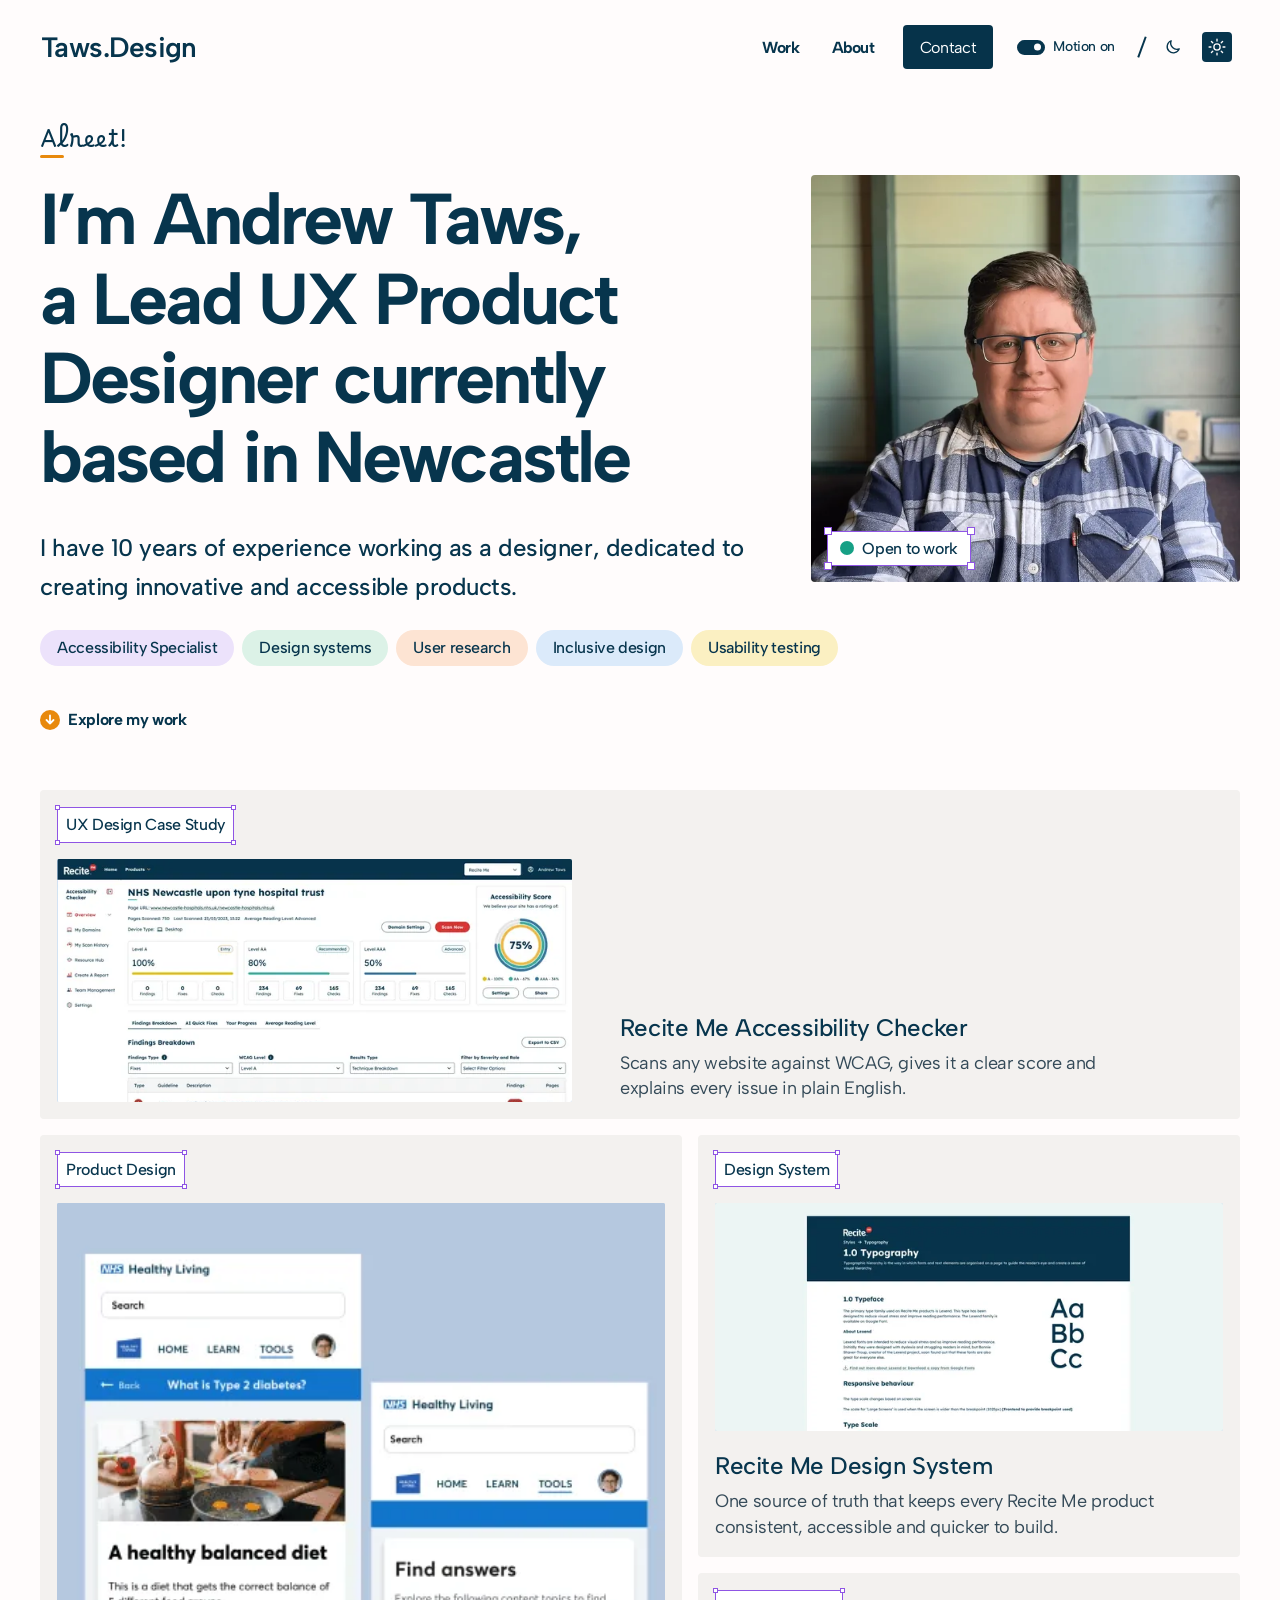
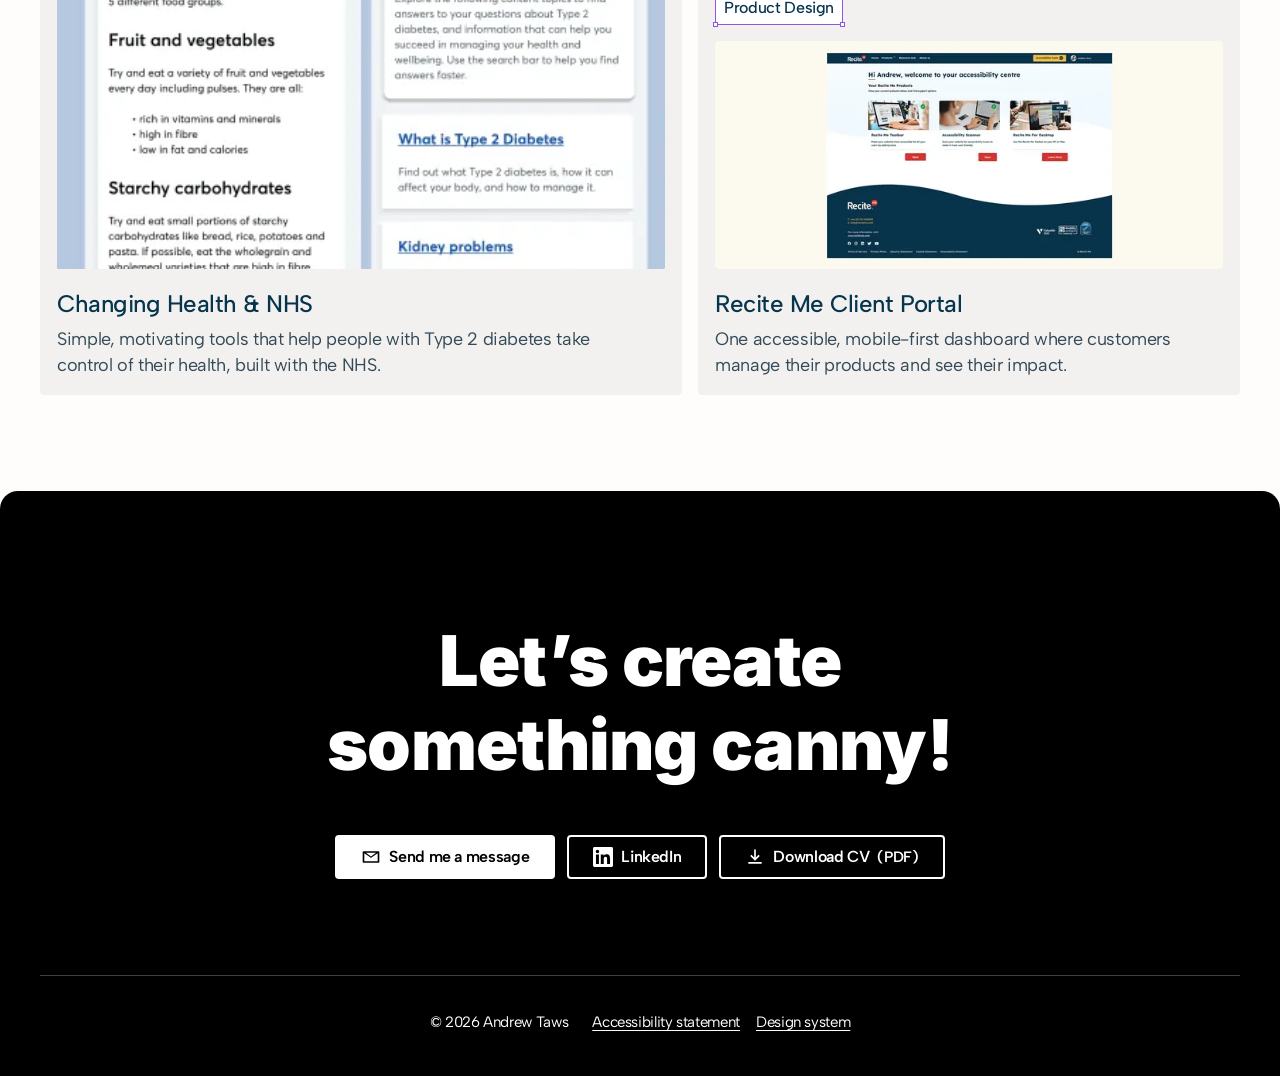
<file: index.html>
<!doctype html>
<html lang="en-GB">
<head>
  <meta charset="utf-8">
  <meta name="viewport" content="width=device-width, initial-scale=1">
  <script>(function(d){d.classList.add("js");try{if(localStorage.getItem("motion")==="paused")d.classList.add("motion-paused");var t=localStorage.getItem("theme");if(t==="dark"||t==="light")d.setAttribute("data-theme",t)}catch(e){}})(document.documentElement)</script>
  <title>Andrew Taws – Lead UX Product Designer, Accessibility Specialist</title>
  <meta name="description" content="Andrew Taws is a Lead UX Product Designer in Newcastle with 10 years' experience designing accessible products, design systems and healthcare services.">
  <link rel="canonical" href="https://andrewtaws.co.uk/">

  <meta property="og:type" content="website">
  <meta property="og:site_name" content="Taws.Design">
  <meta property="og:title" content="Andrew Taws – Lead UX Product Designer">
  <meta property="og:description" content="Lead UX Product Designer in Newcastle, specialising in accessibility, design systems and healthcare UX.">
  <meta property="og:url" content="https://andrewtaws.co.uk/">
  <meta property="og:image" content="https://andrewtaws.co.uk/assets/images/og-image.jpg">
  <meta property="og:image:width" content="1200">
  <meta property="og:image:height" content="630">
  <meta property="og:image:alt" content="Andrew Taws, Lead UX Product Designer">
  <meta name="twitter:card" content="summary_large_image">

  <link rel="icon" href="favicon.ico" sizes="any">
  <link rel="icon" href="favicon-32.png" type="image/png" sizes="32x32">
  <link rel="apple-touch-icon" href="apple-touch-icon.png">
  <link rel="manifest" href="site.webmanifest">
  <meta name="theme-color" content="#fffcfc" media="(prefers-color-scheme: light)">
  <meta name="theme-color" content="#0f1c25" media="(prefers-color-scheme: dark)">

  <link rel="preload" href="assets/fonts/albert-sans-latin.woff2" as="font" type="font/woff2" crossorigin>
  <link rel="stylesheet" href="assets/css/tokens.css?v=f3d131d7">
  <link rel="stylesheet" href="assets/css/base.css?v=1dd6b6e0">
  <link rel="stylesheet" href="assets/css/components.css?v=1c64df29">
  <script src="assets/js/site.js?v=ac7a32ef" defer></script>
  <script src="assets/js/scroll-reveal.js?v=4744df16" defer></script>
</head>
<body>
  <a class="skip-link" href="#main">Skip to main content</a>

  <header class="site-header">
    <div class="container site-header__inner">
      <a class="logo" href="./">Taws.Design<span class="visually-hidden"> – home</span></a>
      <button class="nav-toggle" type="button" aria-expanded="false" aria-controls="site-nav-list">
        <svg class="nav-toggle__icon" viewBox="0 0 24 24" aria-hidden="true" focusable="false"><path class="nav-toggle__open" d="M3 6h18v2H3V6Zm0 5h18v2H3v-2Zm0 5h18v2H3v-2Z"/><path class="nav-toggle__close" d="m6.4 5 5.6 5.6L17.6 5 19 6.4 13.4 12l5.6 5.6-1.4 1.4-5.6-5.6L6.4 19 5 17.6l5.6-5.6L5 6.4 6.4 5Z"/></svg>
        <span class="visually-hidden">Menu</span>
      </button>
      <nav class="site-nav" aria-label="Main">
        <ul class="site-nav__list" id="site-nav-list">
          <li><a class="site-nav__link" href="#work">Work</a></li>
          <li><a class="site-nav__link" href="about.html">About</a></li>
          <li><a class="site-nav__link site-nav__link--cta" href="contact.html">Contact</a></li>
          <li class="site-nav__item--motion"><button class="motion-toggle" type="button" role="switch" aria-checked="true"><span class="motion-toggle__switch" aria-hidden="true"></span>Motion<span class="motion-toggle__state" aria-hidden="true">&nbsp;on</span></button></li>
          <li class="site-nav__item--theme"><div class="theme-picker" role="group" aria-label="Colour theme"><button class="theme-picker__btn" type="button" aria-pressed="false" data-theme-choice="dark"><svg class="theme-picker__icon" viewBox="0 0 24 24" aria-hidden="true" focusable="false"><path d="M19.5 14.2A7.5 7.5 0 0 1 9.8 4.5a7.5 7.5 0 1 0 9.7 9.7Z"/></svg><span class="visually-hidden">Dark mode</span></button><button class="theme-picker__btn" type="button" aria-pressed="false" data-theme-choice="light"><svg class="theme-picker__icon" viewBox="0 0 24 24" aria-hidden="true" focusable="false"><circle cx="12" cy="12" r="3.75"/><path d="M12 2.5v2.25M12 19.25v2.25M2.5 12h2.25M19.25 12h2.25M5.3 5.3l1.6 1.6M17.1 17.1l1.6 1.6M5.3 18.7l1.6-1.6M17.1 6.9l1.6-1.6"/></svg><span class="visually-hidden">Light mode</span></button></div></li>
        </ul>
      </nav>
    </div>
  </header>

  <main id="main" tabindex="-1">
    <div class="container">
      <section class="hero hero--home">
        <div class="hero__content">
          <p class="greeting" data-reveal="intro-chars">Alreet!</p>
          <h1 data-reveal="intro-words" data-reveal-delay="0.3">I’m Andrew Taws, a Lead UX Product Designer currently based in Newcastle</h1>
          <p class="lead">I have 10 years of experience working as a designer, dedicated to creating innovative and accessible products.</p>
          <!-- TODO (Andrew): review these specialism chips. -->
          <div class="hero__tags">
            <ul class="pill-list hero__chips" aria-label="Specialisms">
              <li class="pill pill--violet">Accessibility Specialist</li>
              <li class="pill pill--mint">Design systems</li>
              <li class="pill pill--peach">User research</li>
              <li class="pill pill--sky">Inclusive design</li>
              <li class="pill pill--lemon">Usability testing</li>
            </ul>
            <p class="hero__actions">
              <a class="scroll-link scroll-link--nudge" href="#work">
                <span class="scroll-link__icon" aria-hidden="true">
                  <svg viewBox="0 0 12 12" focusable="false"><path d="M6 1.5v8M2.5 6 6 9.5 9.5 6" fill="none" stroke="currentColor" stroke-width="1.8" stroke-linecap="round" stroke-linejoin="round"/></svg>
                </span>
                <span class="hero__action-long">Explore my work</span><span class="hero__action-short">View work</span>
              </a>
            </p>
          </div>
        </div>

        <div class="hero__media">
          <div class="portrait">
            <img srcset="assets/images/shared/profile-andrew-taws-640.webp 640w, assets/images/shared/profile-andrew-taws-1024.webp 1024w, assets/images/shared/profile-andrew-taws.webp 1200w" sizes="(min-width: 75em) 448px, (min-width: 56em) 36vw, 14rem" class="portrait__img" src="assets/images/shared/profile-andrew-taws.webp" width="1200" height="1351" alt="Andrew Taws" loading="lazy" decoding="async">
            <p class="status-badge figma-frame figma-frame--lg"><span class="status-badge__dot" aria-hidden="true"></span>Open to work</p>
          </div>
        </div>
      </section>

      <section class="work" id="work" aria-labelledby="work-title">
        <h2 class="visually-hidden" id="work-title">Selected work</h2>
        <ul class="work-grid">
          <li data-reveal class="work-grid__item--feature">
            <div class="card card--feature">
              <h3 class="card__title"><a class="card__link" href="work/checker.html">Recite Me Accessibility Checker</a></h3>
              <p class="chip card__chip figma-frame"><span class="visually-hidden">Project type: </span>UX Design Case Study</p>
              <p class="card__desc">Scans any website against WCAG, gives it a clear score and explains every issue in plain English.</p>
              <div class="card__media">
                <img srcset="assets/images/shared/checker-dashboard-640.webp 640w, assets/images/shared/checker-dashboard-1024.webp 1024w, assets/images/shared/checker-dashboard-1440.webp 1440w, assets/images/shared/checker-dashboard.webp 1915w" sizes="(min-width: 75em) 540px, (min-width: 48em) 45vw, 92vw" src="assets/images/shared/checker-dashboard.webp" width="1915" height="1436" alt="" loading="lazy" decoding="async">
              </div>
            </div>
          </li>
          <li data-reveal class="work-grid__item--tall">
            <div class="card card--tall">
              <h3 class="card__title"><a class="card__link" href="work/changing-health.html">Changing Health &amp; NHS</a></h3>
              <p class="chip card__chip figma-frame"><span class="visually-hidden">Project type: </span>Product Design</p>
              <p class="card__desc">Simple, motivating tools that help people with Type 2 diabetes take control of their health, built with the NHS.</p>
              <div class="card__media">
                <img src="assets/images/home/home-card-changing-health.webp" width="430" height="1350" alt="" loading="lazy" decoding="async">
              </div>
            </div>
          </li>
          <li data-reveal class="work-grid__item--a">
            <div class="card card--wide">
              <h3 class="card__title"><a class="card__link" href="work/design-system.html">Recite Me Design System</a></h3>
              <p class="chip card__chip figma-frame"><span class="visually-hidden">Project type: </span>Design System</p>
              <p class="card__desc">One source of truth that keeps every Recite Me product consistent, accessible and quicker to build.</p>
              <div class="card__media">
                <img srcset="assets/images/home/home-card-design-system-640.webp 640w, assets/images/home/home-card-design-system-1024.webp 1024w, assets/images/home/home-card-design-system.webp 1524w" sizes="(min-width: 75em) 510px, (min-width: 48em) 44vw, 92vw" src="assets/images/home/home-card-design-system.webp" width="1524" height="684" alt="" loading="lazy" decoding="async">
              </div>
            </div>
          </li>
          <li data-reveal class="work-grid__item--b">
            <div class="card card--wide">
              <h3 class="card__title"><a class="card__link" href="work/client-portal.html">Recite Me Client Portal</a></h3>
              <p class="chip card__chip figma-frame"><span class="visually-hidden">Project type: </span>Product Design</p>
              <p class="card__desc">One accessible, mobile-first dashboard where customers manage their products and see their impact.</p>
              <div class="card__media">
                <img srcset="assets/images/home/home-card-client-portal-640.webp 640w, assets/images/home/home-card-client-portal-1024.webp 1024w, assets/images/home/home-card-client-portal.webp 1524w" sizes="(min-width: 75em) 510px, (min-width: 48em) 44vw, 92vw" src="assets/images/home/home-card-client-portal.webp" width="1524" height="684" alt="" loading="lazy" decoding="async">
              </div>
            </div>
          </li>
        </ul>
      </section>
    </div>
  </main>

  <footer class="site-footer on-dark">
    <div class="container">
      <h2 class="site-footer__title" data-reveal="words">Let’s create something canny!</h2>
      <ul class="cluster site-footer__actions">
        <li><a class="btn btn--inverse" href="contact.html">
          <svg class="btn__icon" viewBox="0 0 24 24" aria-hidden="true" focusable="false"><path d="M3 5h18a1 1 0 0 1 1 1v12a1 1 0 0 1-1 1H3a1 1 0 0 1-1-1V6a1 1 0 0 1 1-1Zm1 2.4V17h16V7.4l-7.4 5.2a1 1 0 0 1-1.2 0L4 7.4ZM5.9 7l6.1 4.3L18.1 7H5.9Z"/></svg>
          Send me a message</a></li>
        <li><a class="btn btn--ghost-inverse" href="https://www.linkedin.com/in/andrewtaws/" target="_blank" rel="noopener" aria-label="LinkedIn (opens in a new tab)">
          <svg class="btn__icon" viewBox="0 0 24 24" aria-hidden="true" focusable="false"><path d="M20.45 20.45h-3.56v-5.57c0-1.33-.02-3.04-1.85-3.04-1.85 0-2.14 1.45-2.14 2.94v5.67H9.35V9h3.41v1.56h.05c.48-.9 1.64-1.85 3.37-1.85 3.6 0 4.27 2.37 4.27 5.46v6.28ZM5.34 7.43a2.06 2.06 0 1 1 0-4.13 2.06 2.06 0 0 1 0 4.13ZM7.12 20.45H3.56V9h3.56v11.45ZM22.22 0H1.77C.79 0 0 .77 0 1.73v20.54C0 23.23.79 24 1.77 24h20.45c.98 0 1.78-.77 1.78-1.73V1.73C24 .77 23.2 0 22.22 0Z"/></svg>
          LinkedIn</a></li>
        <li><a class="btn btn--ghost-inverse" href="assets/files/andrew-taws-cv.pdf">
          <svg class="btn__icon" viewBox="0 0 24 24" aria-hidden="true" focusable="false"><path d="M11 3h2v9.6l3.3-3.3 1.4 1.4L12 16.4l-5.7-5.7 1.4-1.4 3.3 3.3V3ZM4 18h16v2H4v-2Z"/></svg>
          Download CV <span class="text-sm">(PDF)</span></a></li>
      </ul>
      <div class="site-footer__meta">
        <p>© 2026 Andrew Taws</p>
        <nav aria-label="Footer">
          <ul>
            <li><a href="accessibility.html">Accessibility statement</a></li>
            <li><a href="design-system.html">Design system</a></li>
          </ul>
        </nav>
      </div>
    </div>
  </footer>
</body>
</html>
</file>
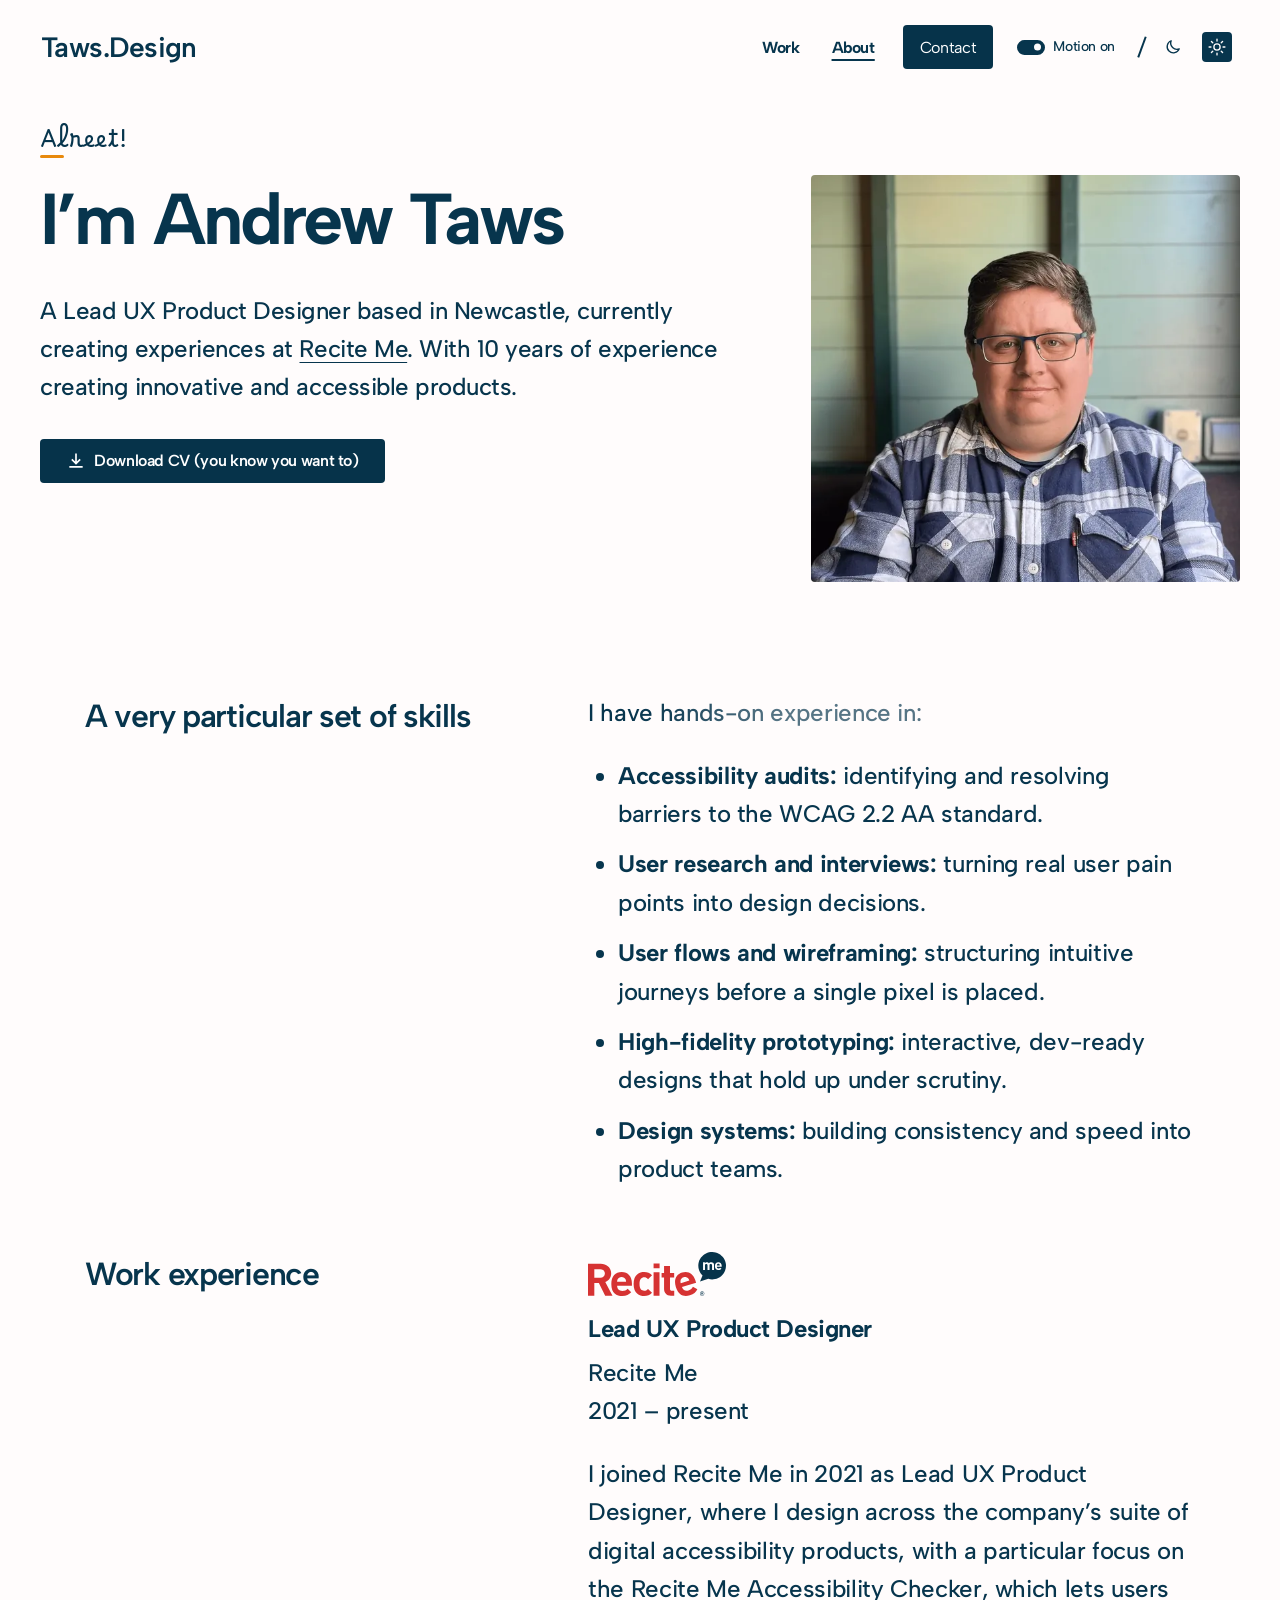
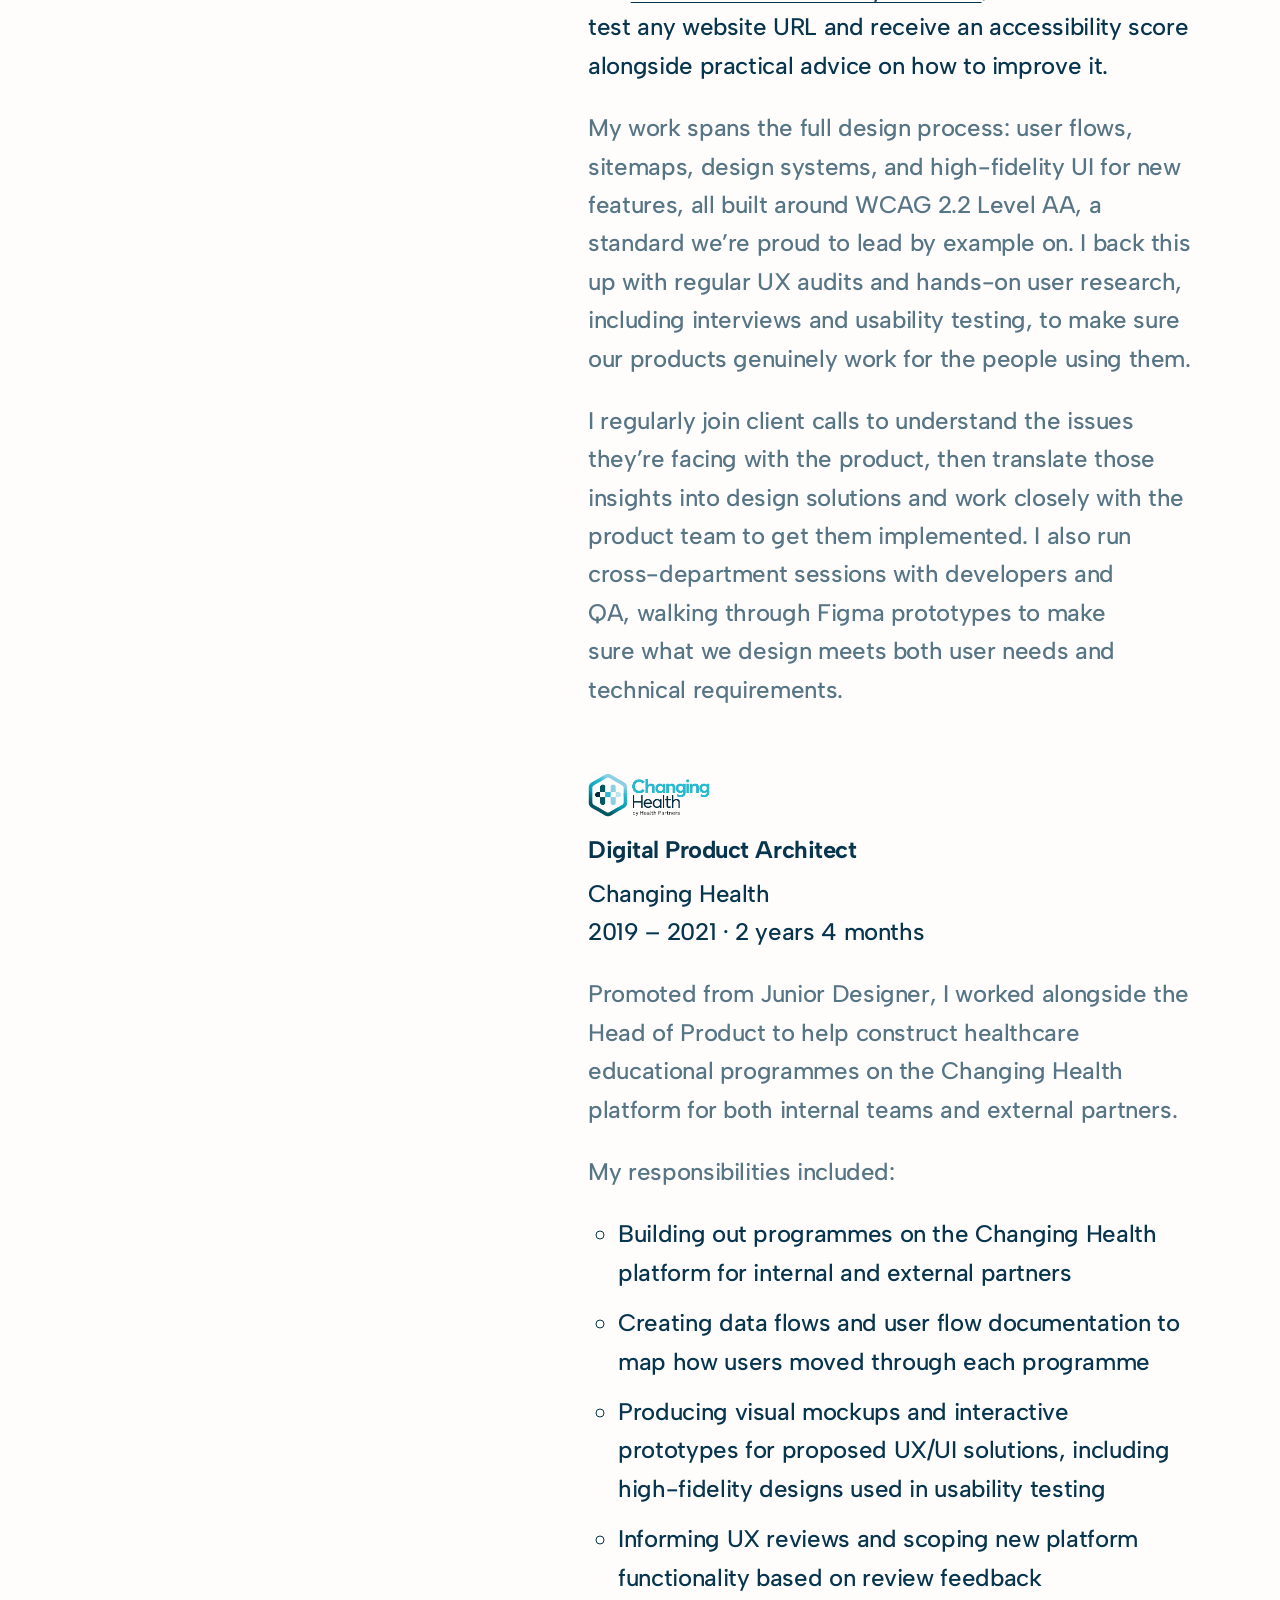
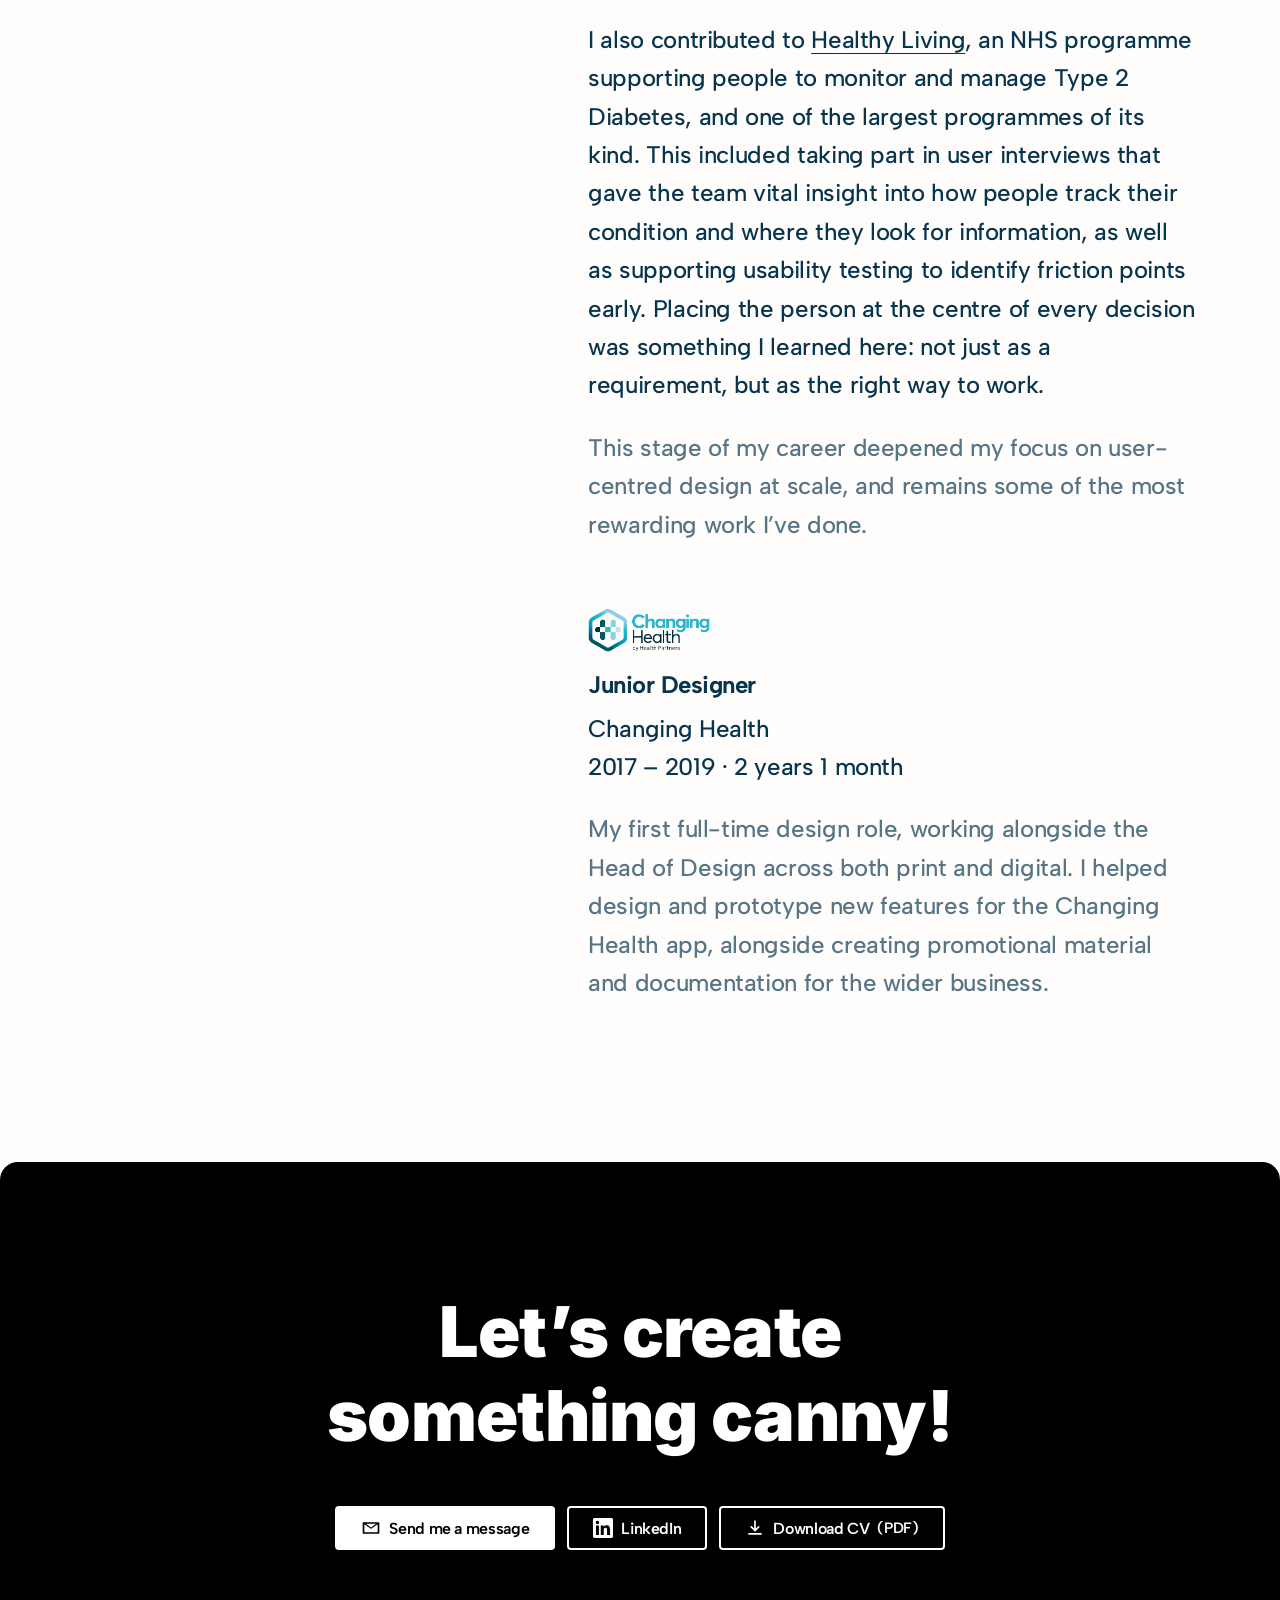
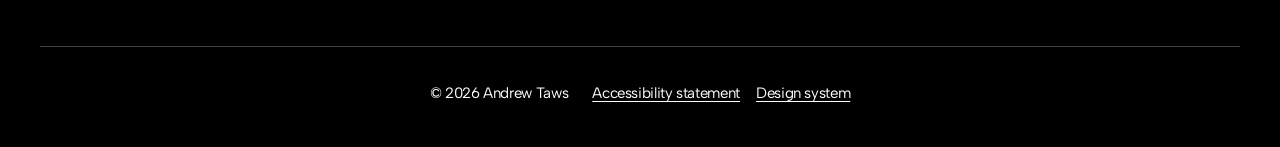
<file: about.html>
<!doctype html>
<html lang="en-GB">
<head>
  <meta charset="utf-8">
  <meta name="viewport" content="width=device-width, initial-scale=1">
  <script>(function(d){d.classList.add("js");try{if(localStorage.getItem("motion")==="paused")d.classList.add("motion-paused");var t=localStorage.getItem("theme");if(t==="dark"||t==="light")d.setAttribute("data-theme",t)}catch(e){}})(document.documentElement)</script>
  <title>About Andrew Taws – Lead UX Product Designer in Newcastle</title>
  <meta name="description" content="About Andrew Taws: Lead UX Product Designer at Recite Me with 10 years of experience in accessibility, user research, prototyping and design systems.">
  <link rel="canonical" href="https://andrewtaws.co.uk/about">

  <meta property="og:type" content="profile">
  <meta property="og:site_name" content="Taws.Design">
  <meta property="og:title" content="About Andrew Taws – Lead UX Product Designer in Newcastle">
  <meta property="og:description" content="About Andrew Taws: Lead UX Product Designer at Recite Me with 10 years of experience in accessibility, user research, prototyping and design systems.">
  <meta property="og:url" content="https://andrewtaws.co.uk/about">
  <meta property="og:image" content="https://andrewtaws.co.uk/assets/images/og-image.jpg">
  <meta property="og:image:width" content="1200">
  <meta property="og:image:height" content="630">
  <meta property="og:image:alt" content="Andrew Taws, Lead UX Product Designer">
  <meta name="twitter:card" content="summary_large_image">

  <link rel="icon" href="favicon.ico" sizes="any">
  <link rel="icon" href="favicon-32.png" type="image/png" sizes="32x32">
  <link rel="apple-touch-icon" href="apple-touch-icon.png">
  <link rel="manifest" href="site.webmanifest">
  <meta name="theme-color" content="#fffcfc" media="(prefers-color-scheme: light)">
  <meta name="theme-color" content="#0f1c25" media="(prefers-color-scheme: dark)">

  <link rel="preload" href="assets/fonts/albert-sans-latin.woff2" as="font" type="font/woff2" crossorigin>
  <link rel="stylesheet" href="assets/css/tokens.css?v=f3d131d7">
  <link rel="stylesheet" href="assets/css/base.css?v=1dd6b6e0">
  <link rel="stylesheet" href="assets/css/components.css?v=1c64df29">
  <script src="assets/js/site.js?v=ac7a32ef" defer></script>
  <script src="assets/js/scroll-reveal.js?v=4744df16" defer></script>
</head>
<body>
  <a class="skip-link" href="#main">Skip to main content</a>

  <header class="site-header">
    <div class="container site-header__inner">
      <a class="logo" href="./">Taws.Design<span class="visually-hidden"> – home</span></a>
      <button class="nav-toggle" type="button" aria-expanded="false" aria-controls="site-nav-list">
        <svg class="nav-toggle__icon" viewBox="0 0 24 24" aria-hidden="true" focusable="false"><path class="nav-toggle__open" d="M3 6h18v2H3V6Zm0 5h18v2H3v-2Zm0 5h18v2H3v-2Z"/><path class="nav-toggle__close" d="m6.4 5 5.6 5.6L17.6 5 19 6.4 13.4 12l5.6 5.6-1.4 1.4-5.6-5.6L6.4 19 5 17.6l5.6-5.6L5 6.4 6.4 5Z"/></svg>
        <span class="visually-hidden">Menu</span>
      </button>
      <nav class="site-nav" aria-label="Main">
        <ul class="site-nav__list" id="site-nav-list">
          <li><a class="site-nav__link" href="index.html#work">Work</a></li>
          <li><a class="site-nav__link" href="about.html" aria-current="page">About</a></li>
          <li><a class="site-nav__link site-nav__link--cta" href="contact.html">Contact</a></li>
          <li class="site-nav__item--motion"><button class="motion-toggle" type="button" role="switch" aria-checked="true"><span class="motion-toggle__switch" aria-hidden="true"></span>Motion<span class="motion-toggle__state" aria-hidden="true">&nbsp;on</span></button></li>
          <li class="site-nav__item--theme"><div class="theme-picker" role="group" aria-label="Colour theme"><button class="theme-picker__btn" type="button" aria-pressed="false" data-theme-choice="dark"><svg class="theme-picker__icon" viewBox="0 0 24 24" aria-hidden="true" focusable="false"><path d="M19.5 14.2A7.5 7.5 0 0 1 9.8 4.5a7.5 7.5 0 1 0 9.7 9.7Z"/></svg><span class="visually-hidden">Dark mode</span></button><button class="theme-picker__btn" type="button" aria-pressed="false" data-theme-choice="light"><svg class="theme-picker__icon" viewBox="0 0 24 24" aria-hidden="true" focusable="false"><circle cx="12" cy="12" r="3.75"/><path d="M12 2.5v2.25M12 19.25v2.25M2.5 12h2.25M19.25 12h2.25M5.3 5.3l1.6 1.6M17.1 17.1l1.6 1.6M5.3 18.7l1.6-1.6M17.1 6.9l1.6-1.6"/></svg><span class="visually-hidden">Light mode</span></button></div></li>
        </ul>
      </nav>
    </div>
  </header>

  <main id="main" tabindex="-1">
    <div class="container">
      <section class="hero">
        <div class="hero__content">
          <p class="greeting" data-reveal="intro-chars">Alreet!</p>
          <h1 data-reveal="intro-words" data-reveal-delay="0.3">I’m Andrew Taws</h1>
          <p class="lead">A Lead UX Product Designer based in Newcastle, currently creating experiences at <a href="https://www.reciteme.com">Recite Me</a>. With 10 years of experience creating innovative and accessible products.</p>
          <p class="hero__actions">
            <a class="btn btn--primary" href="assets/files/andrew-taws-cv.pdf">
              <svg class="btn__icon" viewBox="0 0 24 24" aria-hidden="true" focusable="false"><path d="M11 3h2v9.6l3.3-3.3 1.4 1.4L12 16.4l-5.7-5.7 1.4-1.4 3.3 3.3V3ZM4 18h16v2H4v-2Z"/></svg>
              Download CV (you know you want to) <span class="visually-hidden">PDF</span>
            </a>
          </p>
        </div>
        <div class="hero__media">
          <div class="portrait">
            <img srcset="assets/images/shared/profile-andrew-taws-640.webp 640w, assets/images/shared/profile-andrew-taws-1024.webp 1024w, assets/images/shared/profile-andrew-taws.webp 1200w" sizes="(min-width: 75em) 448px, (min-width: 56em) 36vw, 14rem" class="portrait__img" src="assets/images/shared/profile-andrew-taws.webp" width="1200" height="1351" alt="Andrew Taws" fetchpriority="high">
          </div>
        </div>
      </section>
    </div>

    <div class="container container--narrow">
      <section class="split" data-reveal>
        <h2 class="split__heading">A very particular set of skills</h2>
        <div class="prose prose--lead">
          <p data-reveal="highlight">I have hands-on experience in:</p>
          <ul>
            <li><strong>Accessibility audits:</strong> identifying and resolving barriers to the WCAG 2.2 AA standard.</li>
            <li><strong>User research and interviews:</strong> turning real user pain points into design decisions.</li>
            <li><strong>User flows and wireframing:</strong> structuring intuitive journeys before a single pixel is placed.</li>
            <li><strong>High-fidelity prototyping:</strong> interactive, dev-ready designs that hold up under scrutiny.</li>
            <li><strong>Design systems:</strong> building consistency and speed into product teams.</li>
          </ul>
        </div>
      </section>

      <section class="split" data-reveal>
        <h2 class="split__heading">Work experience</h2>
        <ol class="experience" reversed>
          <li data-reveal>
            <img class="experience__logo" src="assets/images/about/recite-me-logo.svg" width="200" height="64" alt="" loading="lazy">
            <h3 class="experience__role">Lead UX Product Designer</h3>
            <p class="experience__meta">
              <span>Recite Me</span>
              <span>2021 – present</span>
            </p>
            <div class="experience__body prose prose--lead">
              <p data-reveal="highlight">I joined Recite Me in 2021 as Lead UX Product Designer, where I design across the company’s suite of digital accessibility products, with a particular focus on the <a href="work/checker.html">Recite Me Accessibility Checker</a>, which lets users test any website URL and receive an accessibility score alongside practical advice on how to improve it.</p>
              <p data-reveal="highlight">My work spans the full design process: user flows, sitemaps, design systems, and high-fidelity UI for new features, all built around WCAG 2.2 Level AA, a standard we’re proud to lead by example on. I back this up with regular UX audits and hands-on user research, including interviews and usability testing, to make sure our products genuinely work for the people using them.</p>
              <p data-reveal="highlight">I regularly join client calls to understand the issues they’re facing with the product, then translate those insights into design solutions and work closely with the product team to get them implemented. I also run cross-department sessions with developers and QA, walking through Figma prototypes to make sure what we design meets both user needs and technical requirements.</p>
            </div>
          </li>
          <li data-reveal>
            <img class="experience__logo" src="assets/images/about/changing-health-logo.webp" width="480" height="174" alt="" loading="lazy">
            <h3 class="experience__role">Digital Product Architect</h3>
            <p class="experience__meta">
              <span>Changing Health</span>
              <span>2019 – 2021 · 2 years 4 months</span>
            </p>
            <div class="experience__body prose prose--lead">
              <p data-reveal="highlight">Promoted from Junior Designer, I worked alongside the Head of Product to help construct healthcare educational programmes on the Changing Health platform for both internal teams and external partners.</p>
              <p data-reveal="highlight">My responsibilities included:</p>
              <ul>
                <li>Building out programmes on the Changing Health platform for internal and external partners</li>
                <li>Creating data flows and user flow documentation to map how users moved through each programme</li>
                <li>Producing visual mockups and interactive prototypes for proposed UX/UI solutions, including high-fidelity designs used in usability testing</li>
                <li>Informing UX reviews and scoping new platform functionality based on review feedback</li>
              </ul>
              <p data-reveal="highlight">I also contributed to <a href="work/changing-health.html">Healthy Living</a>, an NHS programme supporting people to monitor and manage Type 2 Diabetes, and one of the largest programmes of its kind. This included taking part in user interviews that gave the team vital insight into how people track their condition and where they look for information, as well as supporting usability testing to identify friction points early. Placing the person at the centre of every decision was something I learned here: not just as a requirement, but as the right way to work.</p>
              <p data-reveal="highlight">This stage of my career deepened my focus on user-centred design at scale, and remains some of the most rewarding work I’ve done.</p>
            </div>
          </li>
          <li data-reveal>
            <img class="experience__logo" src="assets/images/about/changing-health-logo.webp" width="480" height="174" alt="" loading="lazy">
            <h3 class="experience__role">Junior Designer</h3>
            <p class="experience__meta">
              <span>Changing Health</span>
              <span>2017 – 2019 · 2 years 1 month</span>
            </p>
            <div class="experience__body prose prose--lead">
              <p data-reveal="highlight">My first full-time design role, working alongside the Head of Design across both print and digital. I helped design and prototype new features for the Changing Health app, alongside creating promotional material and documentation for the wider business.</p>
            </div>
          </li>
        </ol>
      </section>
    </div>
  </main>

  <footer class="site-footer on-dark">
    <div class="container">
      <h2 class="site-footer__title" data-reveal="words">Let’s create something canny!</h2>
      <ul class="cluster site-footer__actions">
        <li><a class="btn btn--inverse" href="contact.html">
          <svg class="btn__icon" viewBox="0 0 24 24" aria-hidden="true" focusable="false"><path d="M3 5h18a1 1 0 0 1 1 1v12a1 1 0 0 1-1 1H3a1 1 0 0 1-1-1V6a1 1 0 0 1 1-1Zm1 2.4V17h16V7.4l-7.4 5.2a1 1 0 0 1-1.2 0L4 7.4ZM5.9 7l6.1 4.3L18.1 7H5.9Z"/></svg>
          Send me a message</a></li>
        <li><a class="btn btn--ghost-inverse" href="https://www.linkedin.com/in/andrewtaws/" target="_blank" rel="noopener" aria-label="LinkedIn (opens in a new tab)">
          <svg class="btn__icon" viewBox="0 0 24 24" aria-hidden="true" focusable="false"><path d="M20.45 20.45h-3.56v-5.57c0-1.33-.02-3.04-1.85-3.04-1.85 0-2.14 1.45-2.14 2.94v5.67H9.35V9h3.41v1.56h.05c.48-.9 1.64-1.85 3.37-1.85 3.6 0 4.27 2.37 4.27 5.46v6.28ZM5.34 7.43a2.06 2.06 0 1 1 0-4.13 2.06 2.06 0 0 1 0 4.13ZM7.12 20.45H3.56V9h3.56v11.45ZM22.22 0H1.77C.79 0 0 .77 0 1.73v20.54C0 23.23.79 24 1.77 24h20.45c.98 0 1.78-.77 1.78-1.73V1.73C24 .77 23.2 0 22.22 0Z"/></svg>
          LinkedIn</a></li>
        <li><a class="btn btn--ghost-inverse" href="assets/files/andrew-taws-cv.pdf">
          <svg class="btn__icon" viewBox="0 0 24 24" aria-hidden="true" focusable="false"><path d="M11 3h2v9.6l3.3-3.3 1.4 1.4L12 16.4l-5.7-5.7 1.4-1.4 3.3 3.3V3ZM4 18h16v2H4v-2Z"/></svg>
          Download CV <span class="text-sm">(PDF)</span></a></li>
      </ul>
      <div class="site-footer__meta">
        <p>© 2026 Andrew Taws</p>
        <nav aria-label="Footer">
          <ul>
            <li><a href="accessibility.html">Accessibility statement</a></li>
            <li><a href="design-system.html">Design system</a></li>
          </ul>
        </nav>
      </div>
    </div>
  </footer>
</body>
</html>
</file>
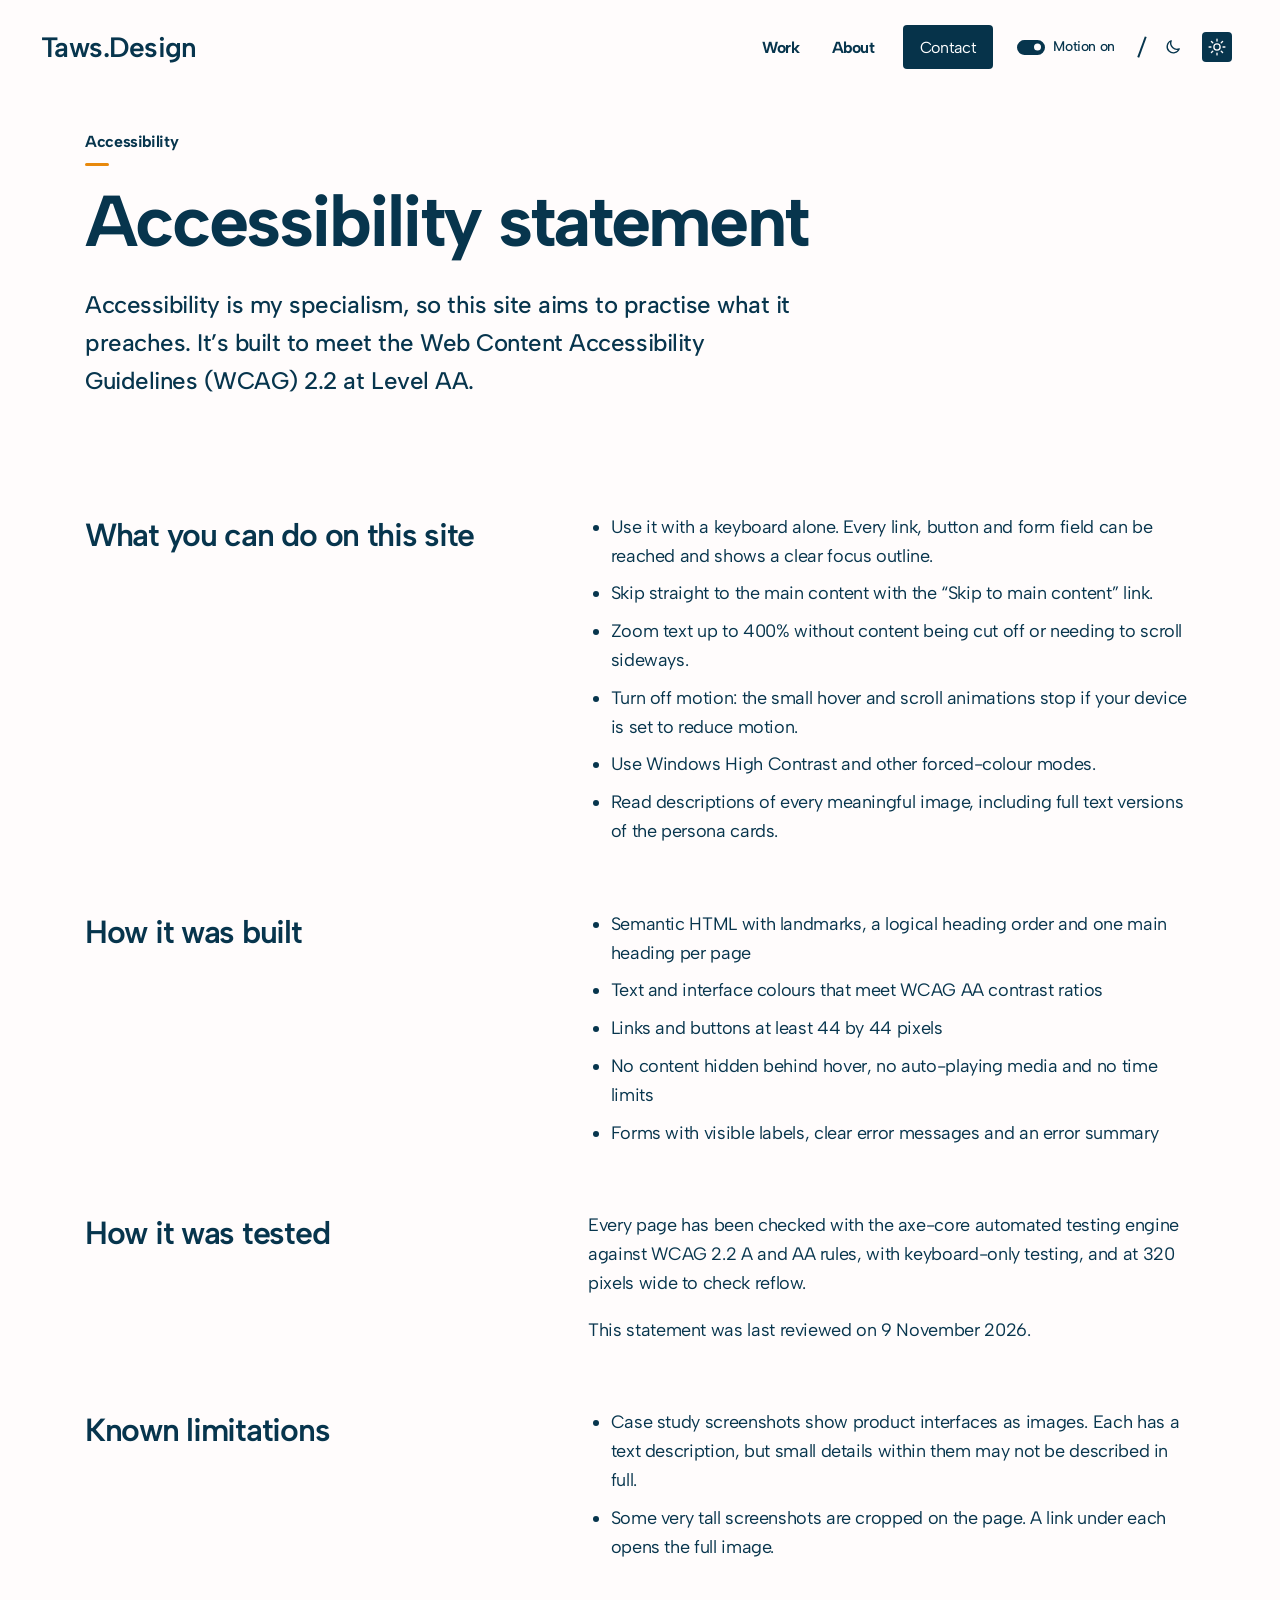
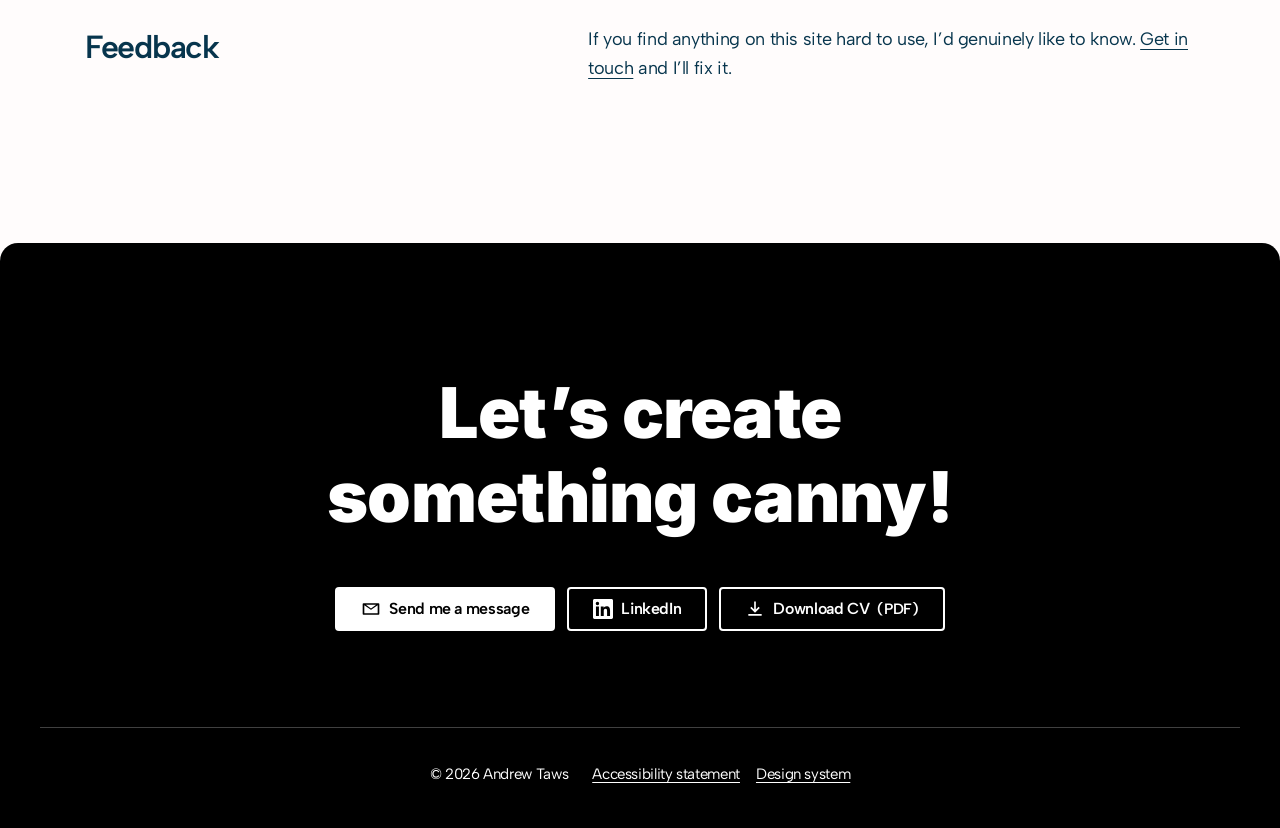
<file: accessibility.html>
<!doctype html>
<html lang="en-GB">
<head>
  <meta charset="utf-8">
  <meta name="viewport" content="width=device-width, initial-scale=1">
  <script>(function(d){d.classList.add("js");try{if(localStorage.getItem("motion")==="paused")d.classList.add("motion-paused");var t=localStorage.getItem("theme");if(t==="dark"||t==="light")d.setAttribute("data-theme",t)}catch(e){}})(document.documentElement)</script>
  <title>Accessibility statement – Andrew Taws</title>
  <meta name="description" content="How this site is built and tested to meet WCAG 2.2 AA, its known limitations and how to report a problem.">
  <link rel="canonical" href="https://andrewtaws.co.uk/accessibility">

  <meta property="og:type" content="website">
  <meta property="og:site_name" content="Taws.Design">
  <meta property="og:title" content="Accessibility statement – Andrew Taws">
  <meta property="og:description" content="How this site is built and tested to meet WCAG 2.2 AA, its known limitations and how to report a problem.">
  <meta property="og:url" content="https://andrewtaws.co.uk/accessibility">
  <meta property="og:image" content="https://andrewtaws.co.uk/assets/images/og-image.jpg">
  <meta property="og:image:width" content="1200">
  <meta property="og:image:height" content="630">
  <meta property="og:image:alt" content="Andrew Taws, Lead UX Product Designer">
  <meta name="twitter:card" content="summary_large_image">

  <link rel="icon" href="favicon.ico" sizes="any">
  <link rel="icon" href="favicon-32.png" type="image/png" sizes="32x32">
  <link rel="apple-touch-icon" href="apple-touch-icon.png">
  <link rel="manifest" href="site.webmanifest">
  <meta name="theme-color" content="#fffcfc" media="(prefers-color-scheme: light)">
  <meta name="theme-color" content="#0f1c25" media="(prefers-color-scheme: dark)">

  <link rel="preload" href="assets/fonts/albert-sans-latin.woff2" as="font" type="font/woff2" crossorigin>
  <link rel="stylesheet" href="assets/css/tokens.css?v=f3d131d7">
  <link rel="stylesheet" href="assets/css/base.css?v=1dd6b6e0">
  <link rel="stylesheet" href="assets/css/components.css?v=1c64df29">
  <script src="assets/js/site.js?v=ac7a32ef" defer></script>
  <script src="assets/js/scroll-reveal.js?v=4744df16" defer></script>
</head>
<body>
  <a class="skip-link" href="#main">Skip to main content</a>

  <header class="site-header">
    <div class="container site-header__inner">
      <a class="logo" href="./">Taws.Design<span class="visually-hidden"> – home</span></a>
      <button class="nav-toggle" type="button" aria-expanded="false" aria-controls="site-nav-list">
        <svg class="nav-toggle__icon" viewBox="0 0 24 24" aria-hidden="true" focusable="false"><path class="nav-toggle__open" d="M3 6h18v2H3V6Zm0 5h18v2H3v-2Zm0 5h18v2H3v-2Z"/><path class="nav-toggle__close" d="m6.4 5 5.6 5.6L17.6 5 19 6.4 13.4 12l5.6 5.6-1.4 1.4-5.6-5.6L6.4 19 5 17.6l5.6-5.6L5 6.4 6.4 5Z"/></svg>
        <span class="visually-hidden">Menu</span>
      </button>
      <nav class="site-nav" aria-label="Main">
        <ul class="site-nav__list" id="site-nav-list">
          <li><a class="site-nav__link" href="index.html#work">Work</a></li>
          <li><a class="site-nav__link" href="about.html">About</a></li>
          <li><a class="site-nav__link site-nav__link--cta" href="contact.html">Contact</a></li>
          <li class="site-nav__item--motion"><button class="motion-toggle" type="button" role="switch" aria-checked="true"><span class="motion-toggle__switch" aria-hidden="true"></span>Motion<span class="motion-toggle__state" aria-hidden="true">&nbsp;on</span></button></li>
          <li class="site-nav__item--theme"><div class="theme-picker" role="group" aria-label="Colour theme"><button class="theme-picker__btn" type="button" aria-pressed="false" data-theme-choice="dark"><svg class="theme-picker__icon" viewBox="0 0 24 24" aria-hidden="true" focusable="false"><path d="M19.5 14.2A7.5 7.5 0 0 1 9.8 4.5a7.5 7.5 0 1 0 9.7 9.7Z"/></svg><span class="visually-hidden">Dark mode</span></button><button class="theme-picker__btn" type="button" aria-pressed="false" data-theme-choice="light"><svg class="theme-picker__icon" viewBox="0 0 24 24" aria-hidden="true" focusable="false"><circle cx="12" cy="12" r="3.75"/><path d="M12 2.5v2.25M12 19.25v2.25M2.5 12h2.25M19.25 12h2.25M5.3 5.3l1.6 1.6M17.1 17.1l1.6 1.6M5.3 18.7l1.6-1.6M17.1 6.9l1.6-1.6"/></svg><span class="visually-hidden">Light mode</span></button></div></li>
        </ul>
      </nav>
    </div>
  </header>

  <main id="main" tabindex="-1">
    <div class="container container--narrow">
      <header class="case-hero">
        <p class="eyebrow" data-reveal="intro-chars">Accessibility</p>
        <h1 data-reveal="intro-words" data-reveal-delay="0.3">Accessibility statement</h1>
        <p class="lead">Accessibility is my specialism, so this site aims to practise what it preaches. It’s built to meet the Web Content Accessibility Guidelines (WCAG) 2.2 at Level AA.</p>
      </header>

      <section class="split" data-reveal>
        <h2 class="split__heading">What you can do on this site</h2>
        <div class="prose">
          <ul>
            <li>Use it with a keyboard alone. Every link, button and form field can be reached and shows a clear focus outline.</li>
            <li>Skip straight to the main content with the “Skip to main content” link.</li>
            <li>Zoom text up to 400% without content being cut off or needing to scroll sideways.</li>
            <li>Turn off motion: the small hover and scroll animations stop if your device is set to reduce motion.</li>
            <li>Use Windows High Contrast and other forced-colour modes.</li>
            <li>Read descriptions of every meaningful image, including full text versions of the persona cards.</li>
          </ul>
        </div>
      </section>

      <section class="split" data-reveal>
        <h2 class="split__heading">How it was built</h2>
        <div class="prose">
          <ul>
            <li>Semantic HTML with landmarks, a logical heading order and one main heading per page</li>
            <li>Text and interface colours that meet WCAG AA contrast ratios</li>
            <li>Links and buttons at least 44 by 44 pixels</li>
            <li>No content hidden behind hover, no auto-playing media and no time limits</li>
            <li>Forms with visible labels, clear error messages and an error summary</li>
          </ul>
        </div>
      </section>

      <section class="split" data-reveal>
        <h2 class="split__heading">How it was tested</h2>
        <div class="prose">
          <p>Every page has been checked with the axe-core automated testing engine against WCAG 2.2 A and AA rules, with keyboard-only testing, and at 320 pixels wide to check reflow.</p>
          <!-- TODO (Andrew): once you've tested with a screen reader, add it here, e.g.
          "and with VoiceOver on macOS and iOS, and NVDA on Windows." -->
          <p>This statement was last reviewed on 9 November 2026.</p>
        </div>
      </section>

      <section class="split" data-reveal>
        <h2 class="split__heading">Known limitations</h2>
        <div class="prose">
          <ul>
            <li>Case study screenshots show product interfaces as images. Each has a text description, but small details within them may not be described in full.</li>
            <li>Some very tall screenshots are cropped on the page. A link under each opens the full image.</li>
          </ul>
        </div>
      </section>

      <section class="split" data-reveal>
        <h2 class="split__heading">Feedback</h2>
        <div class="prose">
          <p>If you find anything on this site hard to use, I’d genuinely like to know. <a href="contact.html">Get in touch</a> and I’ll fix it.</p>
        </div>
      </section>
    </div>
  </main>

  <footer class="site-footer on-dark">
    <div class="container">
      <h2 class="site-footer__title" data-reveal="words">Let’s create something canny!</h2>
      <ul class="cluster site-footer__actions">
        <li><a class="btn btn--inverse" href="contact.html">
          <svg class="btn__icon" viewBox="0 0 24 24" aria-hidden="true" focusable="false"><path d="M3 5h18a1 1 0 0 1 1 1v12a1 1 0 0 1-1 1H3a1 1 0 0 1-1-1V6a1 1 0 0 1 1-1Zm1 2.4V17h16V7.4l-7.4 5.2a1 1 0 0 1-1.2 0L4 7.4ZM5.9 7l6.1 4.3L18.1 7H5.9Z"/></svg>
          Send me a message</a></li>
        <li><a class="btn btn--ghost-inverse" href="https://www.linkedin.com/in/andrewtaws/" target="_blank" rel="noopener" aria-label="LinkedIn (opens in a new tab)">
          <svg class="btn__icon" viewBox="0 0 24 24" aria-hidden="true" focusable="false"><path d="M20.45 20.45h-3.56v-5.57c0-1.33-.02-3.04-1.85-3.04-1.85 0-2.14 1.45-2.14 2.94v5.67H9.35V9h3.41v1.56h.05c.48-.9 1.64-1.85 3.37-1.85 3.6 0 4.27 2.37 4.27 5.46v6.28ZM5.34 7.43a2.06 2.06 0 1 1 0-4.13 2.06 2.06 0 0 1 0 4.13ZM7.12 20.45H3.56V9h3.56v11.45ZM22.22 0H1.77C.79 0 0 .77 0 1.73v20.54C0 23.23.79 24 1.77 24h20.45c.98 0 1.78-.77 1.78-1.73V1.73C24 .77 23.2 0 22.22 0Z"/></svg>
          LinkedIn</a></li>
        <li><a class="btn btn--ghost-inverse" href="assets/files/andrew-taws-cv.pdf">
          <svg class="btn__icon" viewBox="0 0 24 24" aria-hidden="true" focusable="false"><path d="M11 3h2v9.6l3.3-3.3 1.4 1.4L12 16.4l-5.7-5.7 1.4-1.4 3.3 3.3V3ZM4 18h16v2H4v-2Z"/></svg>
          Download CV <span class="text-sm">(PDF)</span></a></li>
      </ul>
      <div class="site-footer__meta">
        <p>© 2026 Andrew Taws</p>
        <nav aria-label="Footer">
          <ul>
            <li><a href="accessibility.html" aria-current="page">Accessibility statement</a></li>
            <li><a href="design-system.html">Design system</a></li>
          </ul>
        </nav>
      </div>
    </div>
  </footer>
</body>
</html>
</file>
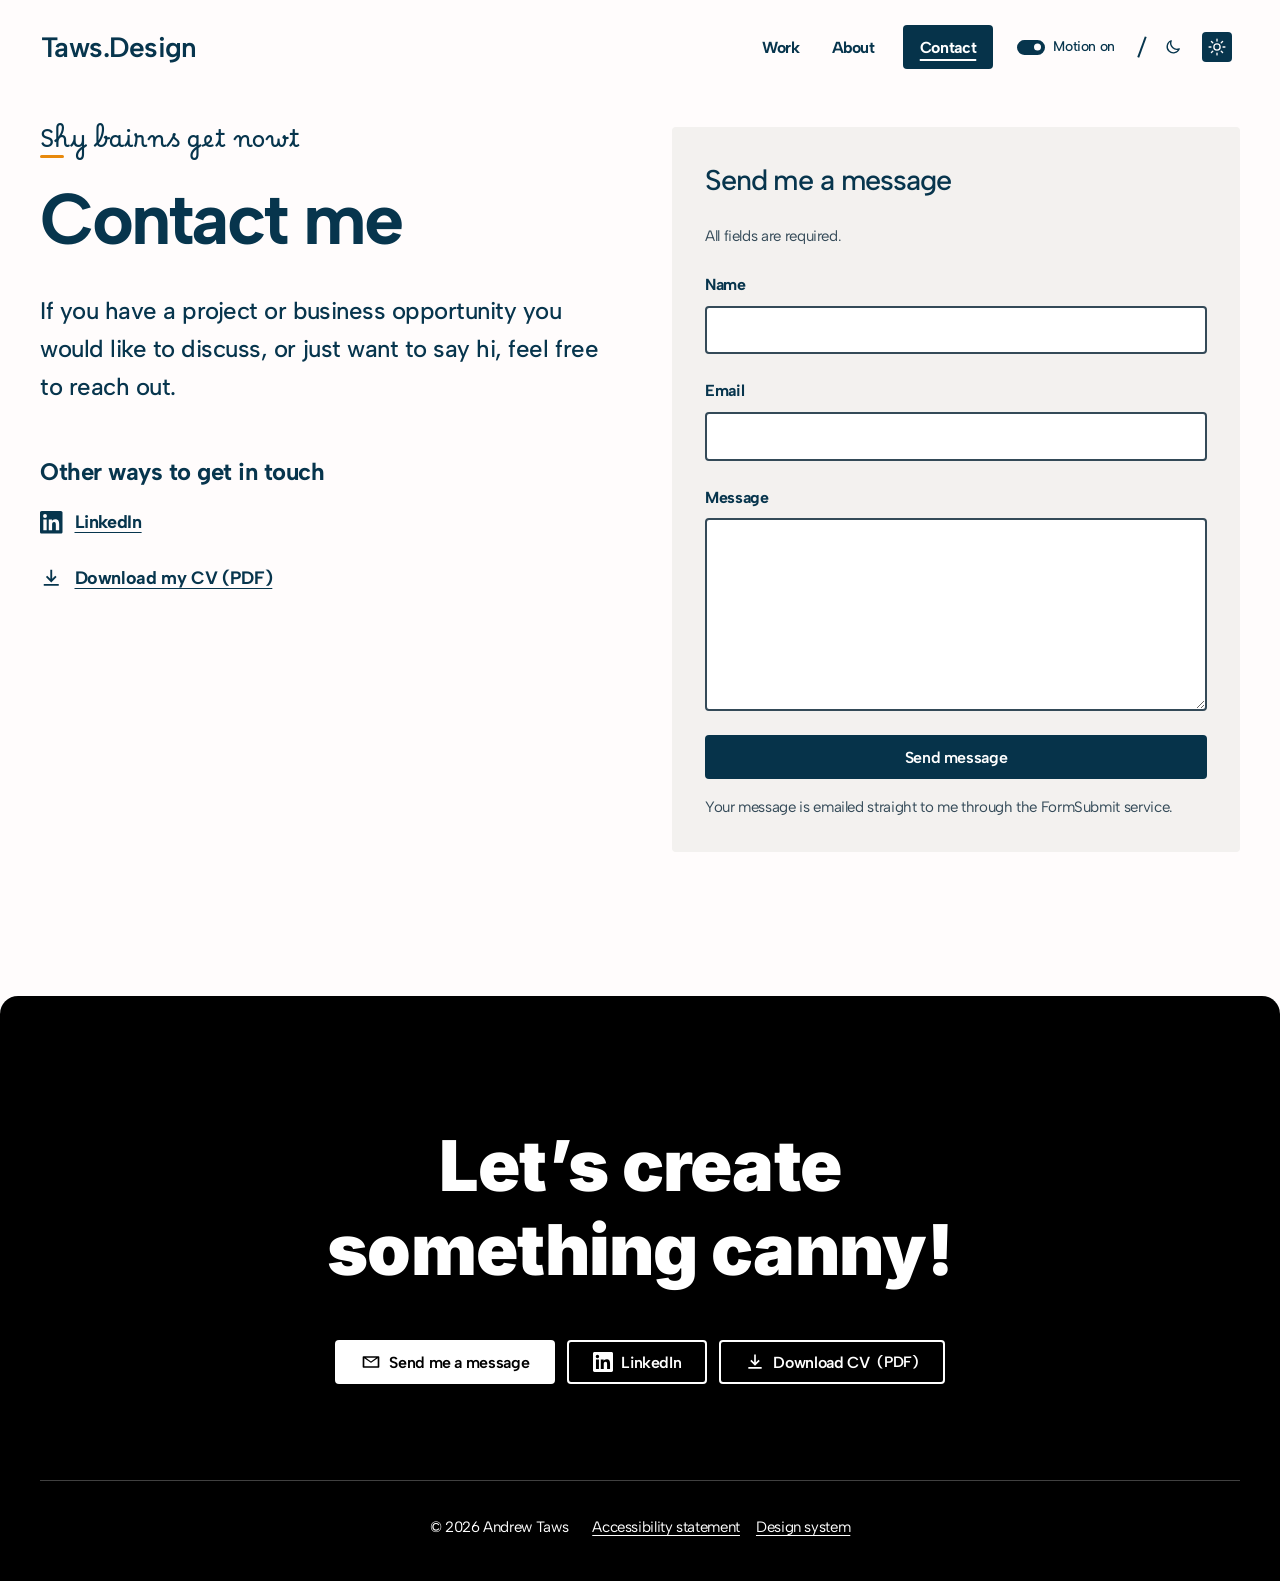
<file: contact.html>
<!doctype html>
<html lang="en-GB">
<head>
  <meta charset="utf-8">
  <meta name="viewport" content="width=device-width, initial-scale=1">
  <script>(function(d){d.classList.add("js");try{if(localStorage.getItem("motion")==="paused")d.classList.add("motion-paused");var t=localStorage.getItem("theme");if(t==="dark"||t==="light")d.setAttribute("data-theme",t)}catch(e){}})(document.documentElement)</script>
  <title>Contact Andrew Taws – Lead UX Product Designer</title>
  <meta name="description" content="Get in touch with Andrew Taws about a project, a role or just to say hi.">
  <link rel="canonical" href="https://andrewtaws.co.uk/contact">

  <meta property="og:type" content="website">
  <meta property="og:site_name" content="Taws.Design">
  <meta property="og:title" content="Contact Andrew Taws – Lead UX Product Designer">
  <meta property="og:description" content="Get in touch with Andrew Taws about a project, a role or just to say hi.">
  <meta property="og:url" content="https://andrewtaws.co.uk/contact">
  <meta property="og:image" content="https://andrewtaws.co.uk/assets/images/og-image.jpg">
  <meta property="og:image:width" content="1200">
  <meta property="og:image:height" content="630">
  <meta property="og:image:alt" content="Andrew Taws, Lead UX Product Designer">
  <meta name="twitter:card" content="summary_large_image">

  <link rel="icon" href="favicon.ico" sizes="any">
  <link rel="icon" href="favicon-32.png" type="image/png" sizes="32x32">
  <link rel="apple-touch-icon" href="apple-touch-icon.png">
  <link rel="manifest" href="site.webmanifest">
  <meta name="theme-color" content="#fffcfc" media="(prefers-color-scheme: light)">
  <meta name="theme-color" content="#0f1c25" media="(prefers-color-scheme: dark)">

  <link rel="preload" href="assets/fonts/albert-sans-latin.woff2" as="font" type="font/woff2" crossorigin>
  <link rel="stylesheet" href="assets/css/tokens.css?v=f3d131d7">
  <link rel="stylesheet" href="assets/css/base.css?v=1dd6b6e0">
  <link rel="stylesheet" href="assets/css/components.css?v=1c64df29">
  <script src="assets/js/site.js?v=ac7a32ef" defer></script>
  <script src="assets/js/scroll-reveal.js?v=4744df16" defer></script>
  <script src="assets/js/contact-form.js?v=dffa4305" defer></script>
</head>
<body>
  <a class="skip-link" href="#main">Skip to main content</a>

  <header class="site-header">
    <div class="container site-header__inner">
      <a class="logo" href="./">Taws.Design<span class="visually-hidden"> – home</span></a>
      <button class="nav-toggle" type="button" aria-expanded="false" aria-controls="site-nav-list">
        <svg class="nav-toggle__icon" viewBox="0 0 24 24" aria-hidden="true" focusable="false"><path class="nav-toggle__open" d="M3 6h18v2H3V6Zm0 5h18v2H3v-2Zm0 5h18v2H3v-2Z"/><path class="nav-toggle__close" d="m6.4 5 5.6 5.6L17.6 5 19 6.4 13.4 12l5.6 5.6-1.4 1.4-5.6-5.6L6.4 19 5 17.6l5.6-5.6L5 6.4 6.4 5Z"/></svg>
        <span class="visually-hidden">Menu</span>
      </button>
      <nav class="site-nav" aria-label="Main">
        <ul class="site-nav__list" id="site-nav-list">
          <li><a class="site-nav__link" href="index.html#work">Work</a></li>
          <li><a class="site-nav__link" href="about.html">About</a></li>
          <li><a class="site-nav__link site-nav__link--cta" href="contact.html" aria-current="page">Contact</a></li>
          <li class="site-nav__item--motion"><button class="motion-toggle" type="button" role="switch" aria-checked="true"><span class="motion-toggle__switch" aria-hidden="true"></span>Motion<span class="motion-toggle__state" aria-hidden="true">&nbsp;on</span></button></li>
          <li class="site-nav__item--theme"><div class="theme-picker" role="group" aria-label="Colour theme"><button class="theme-picker__btn" type="button" aria-pressed="false" data-theme-choice="dark"><svg class="theme-picker__icon" viewBox="0 0 24 24" aria-hidden="true" focusable="false"><path d="M19.5 14.2A7.5 7.5 0 0 1 9.8 4.5a7.5 7.5 0 1 0 9.7 9.7Z"/></svg><span class="visually-hidden">Dark mode</span></button><button class="theme-picker__btn" type="button" aria-pressed="false" data-theme-choice="light"><svg class="theme-picker__icon" viewBox="0 0 24 24" aria-hidden="true" focusable="false"><circle cx="12" cy="12" r="3.75"/><path d="M12 2.5v2.25M12 19.25v2.25M2.5 12h2.25M19.25 12h2.25M5.3 5.3l1.6 1.6M17.1 17.1l1.6 1.6M5.3 18.7l1.6-1.6M17.1 6.9l1.6-1.6"/></svg><span class="visually-hidden">Light mode</span></button></div></li>
        </ul>
      </nav>
    </div>
  </header>

  <main id="main" tabindex="-1">
    <div class="container">
      <div class="hero hero--contact">
        <div class="hero__content">
          <p class="greeting" data-reveal="intro-chars">Shy bairns get nowt</p>
          <h1 data-reveal="intro-words" data-reveal-delay="0.3">Contact me</h1>
          <p class="lead">If you have a project or business opportunity you would like to discuss, or just want to say hi, feel free to reach out.</p>

          <h2 class="h4 contact__subheading">Other ways to get in touch</h2>
          <ul class="contact-list">
            <li><a href="https://www.linkedin.com/in/andrewtaws/" target="_blank" rel="noopener" aria-label="LinkedIn (opens in a new tab)">
              <svg class="icon" viewBox="0 0 24 24" aria-hidden="true" focusable="false"><path d="M20.45 20.45h-3.56v-5.57c0-1.33-.02-3.04-1.85-3.04-1.85 0-2.14 1.45-2.14 2.94v5.67H9.35V9h3.41v1.56h.05c.48-.9 1.64-1.85 3.37-1.85 3.6 0 4.27 2.37 4.27 5.46v6.28ZM5.34 7.43a2.06 2.06 0 1 1 0-4.13 2.06 2.06 0 0 1 0 4.13ZM7.12 20.45H3.56V9h3.56v11.45ZM22.22 0H1.77C.79 0 0 .77 0 1.73v20.54C0 23.23.79 24 1.77 24h20.45c.98 0 1.78-.77 1.78-1.73V1.73C24 .77 23.2 0 22.22 0Z"/></svg>
              LinkedIn</a></li>
            <li><a href="assets/files/andrew-taws-cv.pdf">
              <svg class="icon" viewBox="0 0 24 24" aria-hidden="true" focusable="false"><path d="M11 3h2v9.6l3.3-3.3 1.4 1.4L12 16.4l-5.7-5.7 1.4-1.4 3.3 3.3V3ZM4 18h16v2H4v-2Z"/></svg>
              Download my CV (PDF)</a></li>
          </ul>
        </div>

        <div class="hero__media hero__media--form">
          <section data-reveal class="contact-form" aria-labelledby="form-title">
            <h2 class="h3" id="form-title">Send me a message</h2>

            <div class="error-summary" id="error-summary" tabindex="-1" hidden>
              <h3 class="error-summary__title">There is a problem</h3>
              <ul class="error-summary__list"></ul>
            </div>

            <div class="form-sent callout" id="sent" tabindex="-1">
              <h3 class="form-sent__title">Thanks, your message has been sent</h3>
              <p>I’ll get back to you at the email address you gave, usually within a couple of days.</p>
            </div>

            <form class="form" id="contact-form" action="https://formsubmit.co/afe8300285c312e9c9bddbfaaf8cad7d" method="post" data-endpoint="https://formsubmit.co/ajax/afe8300285c312e9c9bddbfaaf8cad7d" novalidate>
              <input type="hidden" name="_subject" value="New message from your portfolio">
              <input type="hidden" name="_template" value="table">
              <input type="hidden" name="_captcha" value="false">
              <input type="hidden" name="_next" value="https://andrewtaws.co.uk/contact.html#sent">
              <div class="form__trap" aria-hidden="true">
                <label for="website">Leave this empty</label>
                <input id="website" name="_honey" type="text" tabindex="-1" autocomplete="off">
              </div>
              <p class="field__hint">All fields are required.</p>
              <div class="field">
                <label class="field__label" for="name">Name</label>
                <p class="field__error" id="name-error" hidden></p>
                <input class="input" id="name" name="name" type="text" autocomplete="name" required>
              </div>

              <div class="field">
                <label class="field__label" for="email">Email</label>
                <p class="field__error" id="email-error" hidden></p>
                <input class="input" id="email" name="email" type="email" autocomplete="email" spellcheck="false" required>
              </div>

              <div class="field">
                <label class="field__label" for="message">Message</label>
                <p class="field__error" id="message-error" hidden></p>
                <textarea class="textarea" id="message" name="message" rows="6" required></textarea>
              </div>

              <div class="stack">
                <button class="btn btn--primary btn--block" type="submit">Send message</button>
                <p class="field__hint" id="send-hint">Your message is emailed straight to me through the FormSubmit service.</p>
              </div>
            </form>
          </section>
        </div>
      </div>
    </div>
  </main>

  <footer class="site-footer on-dark">
    <div class="container">
      <h2 class="site-footer__title" data-reveal="words">Let’s create something canny!</h2>
      <ul class="cluster site-footer__actions">
        <li><a class="btn btn--inverse" href="#form-title">
          <svg class="btn__icon" viewBox="0 0 24 24" aria-hidden="true" focusable="false"><path d="M3 5h18a1 1 0 0 1 1 1v12a1 1 0 0 1-1 1H3a1 1 0 0 1-1-1V6a1 1 0 0 1 1-1Zm1 2.4V17h16V7.4l-7.4 5.2a1 1 0 0 1-1.2 0L4 7.4ZM5.9 7l6.1 4.3L18.1 7H5.9Z"/></svg>
          Send me a message</a></li>
        <li><a class="btn btn--ghost-inverse" href="https://www.linkedin.com/in/andrewtaws/" target="_blank" rel="noopener" aria-label="LinkedIn (opens in a new tab)">
          <svg class="btn__icon" viewBox="0 0 24 24" aria-hidden="true" focusable="false"><path d="M20.45 20.45h-3.56v-5.57c0-1.33-.02-3.04-1.85-3.04-1.85 0-2.14 1.45-2.14 2.94v5.67H9.35V9h3.41v1.56h.05c.48-.9 1.64-1.85 3.37-1.85 3.6 0 4.27 2.37 4.27 5.46v6.28ZM5.34 7.43a2.06 2.06 0 1 1 0-4.13 2.06 2.06 0 0 1 0 4.13ZM7.12 20.45H3.56V9h3.56v11.45ZM22.22 0H1.77C.79 0 0 .77 0 1.73v20.54C0 23.23.79 24 1.77 24h20.45c.98 0 1.78-.77 1.78-1.73V1.73C24 .77 23.2 0 22.22 0Z"/></svg>
          LinkedIn</a></li>
        <li><a class="btn btn--ghost-inverse" href="assets/files/andrew-taws-cv.pdf">
          <svg class="btn__icon" viewBox="0 0 24 24" aria-hidden="true" focusable="false"><path d="M11 3h2v9.6l3.3-3.3 1.4 1.4L12 16.4l-5.7-5.7 1.4-1.4 3.3 3.3V3ZM4 18h16v2H4v-2Z"/></svg>
          Download CV <span class="text-sm">(PDF)</span></a></li>
      </ul>
      <div class="site-footer__meta">
        <p>© 2026 Andrew Taws</p>
        <nav aria-label="Footer">
          <ul>
            <li><a href="accessibility.html">Accessibility statement</a></li>
            <li><a href="design-system.html">Design system</a></li>
          </ul>
        </nav>
      </div>
    </div>
  </footer>
</body>
</html>
</file>
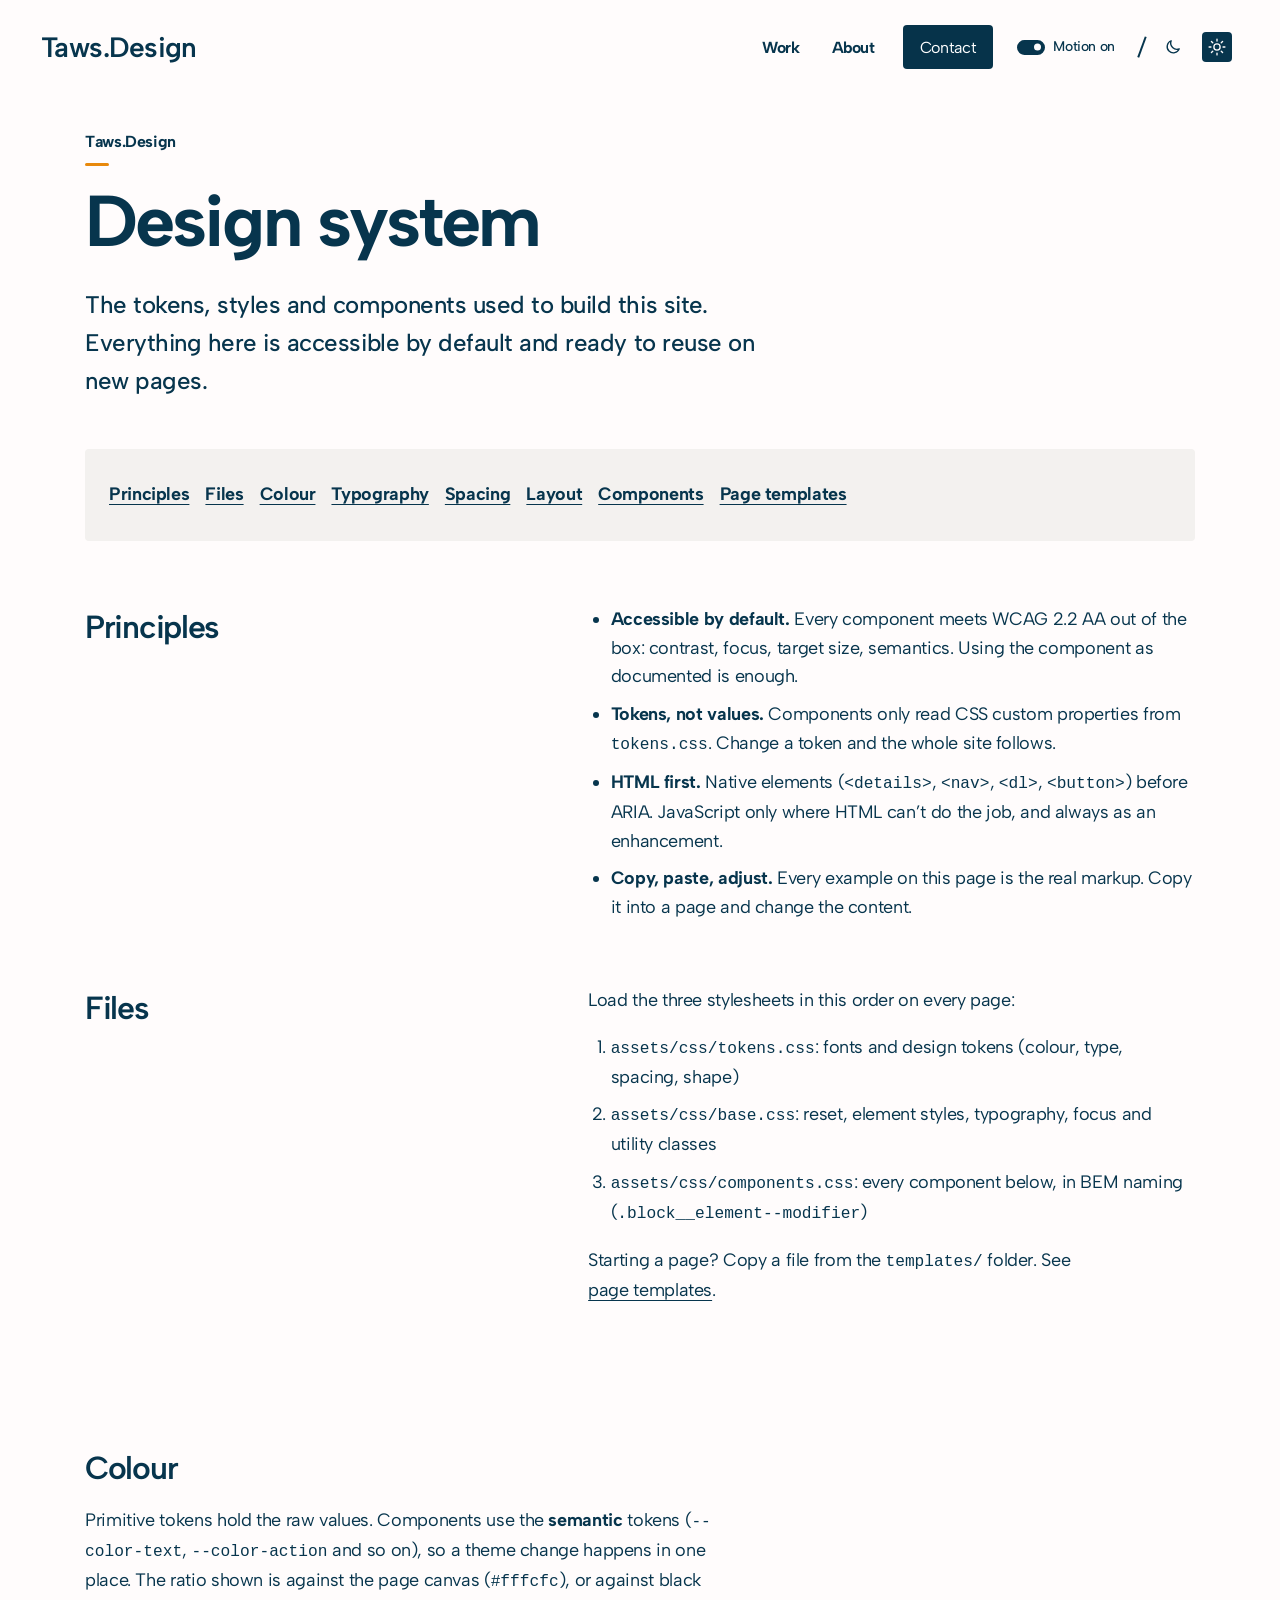
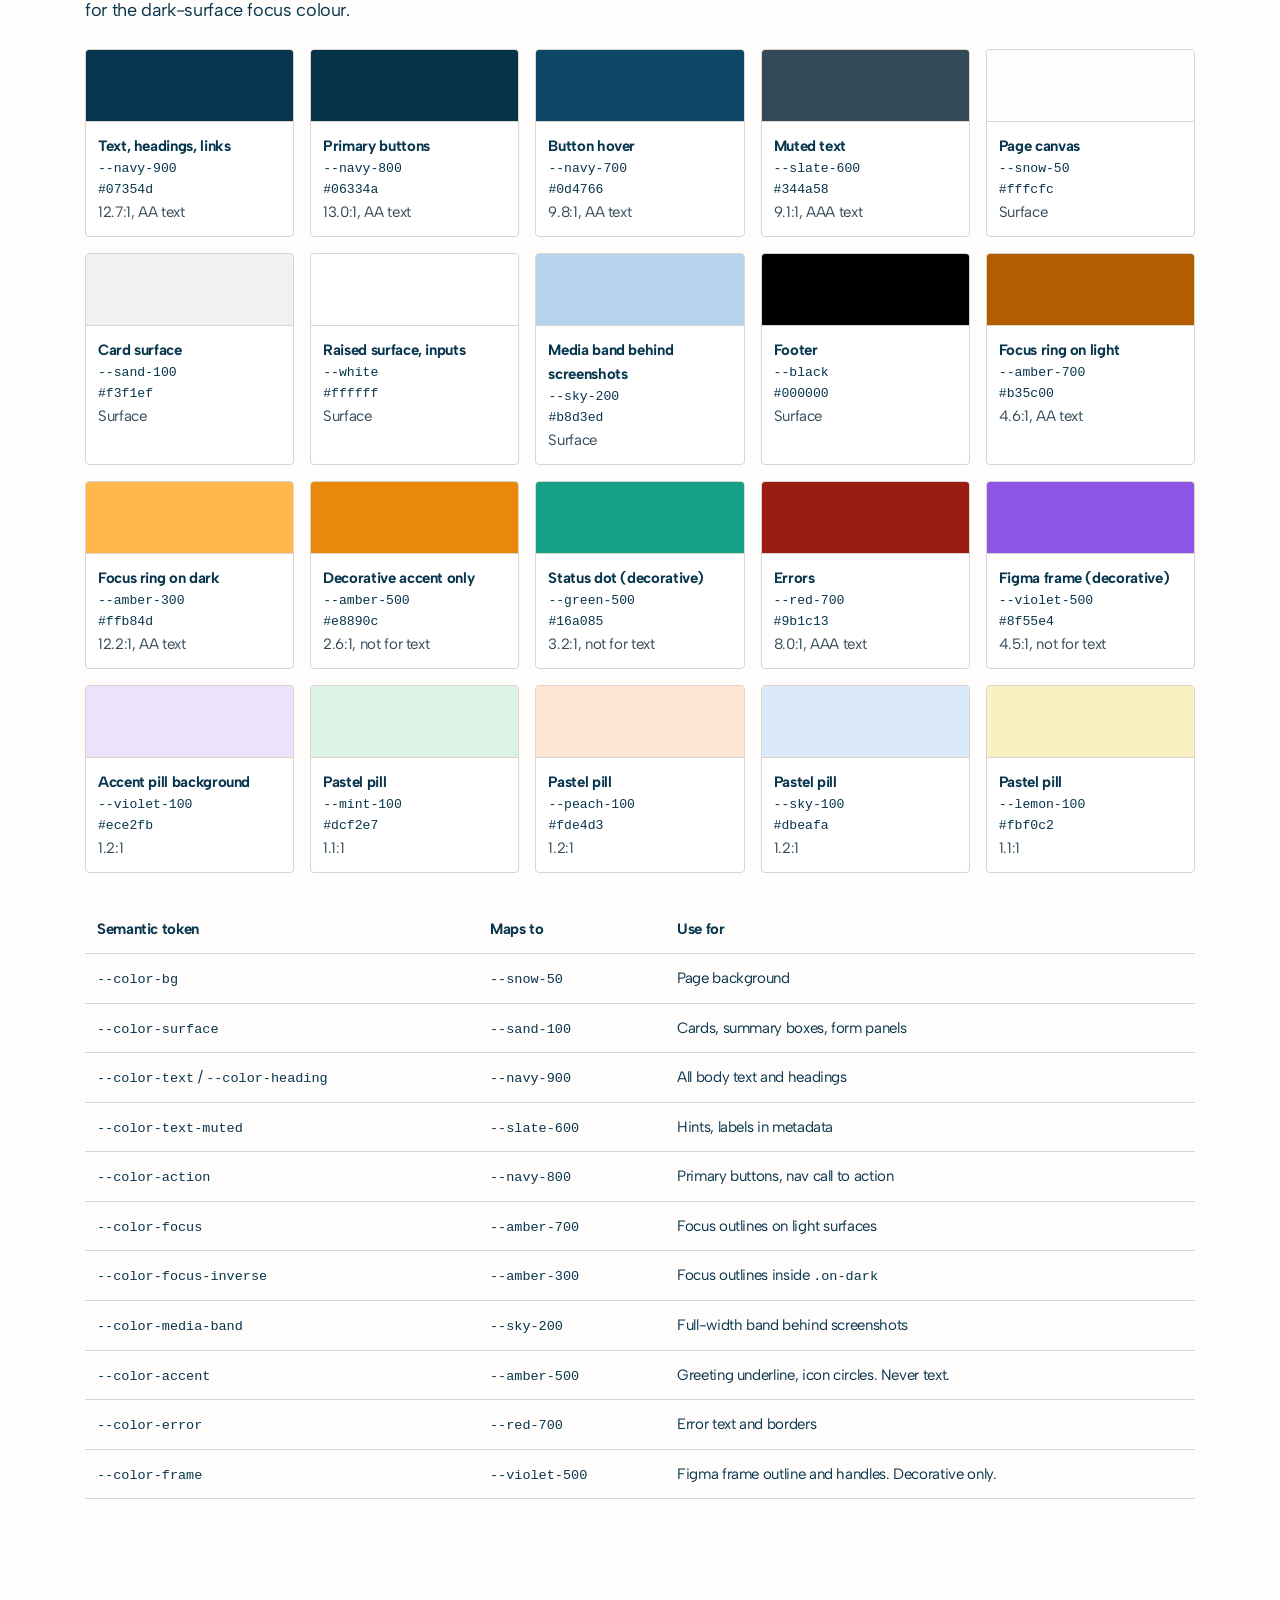
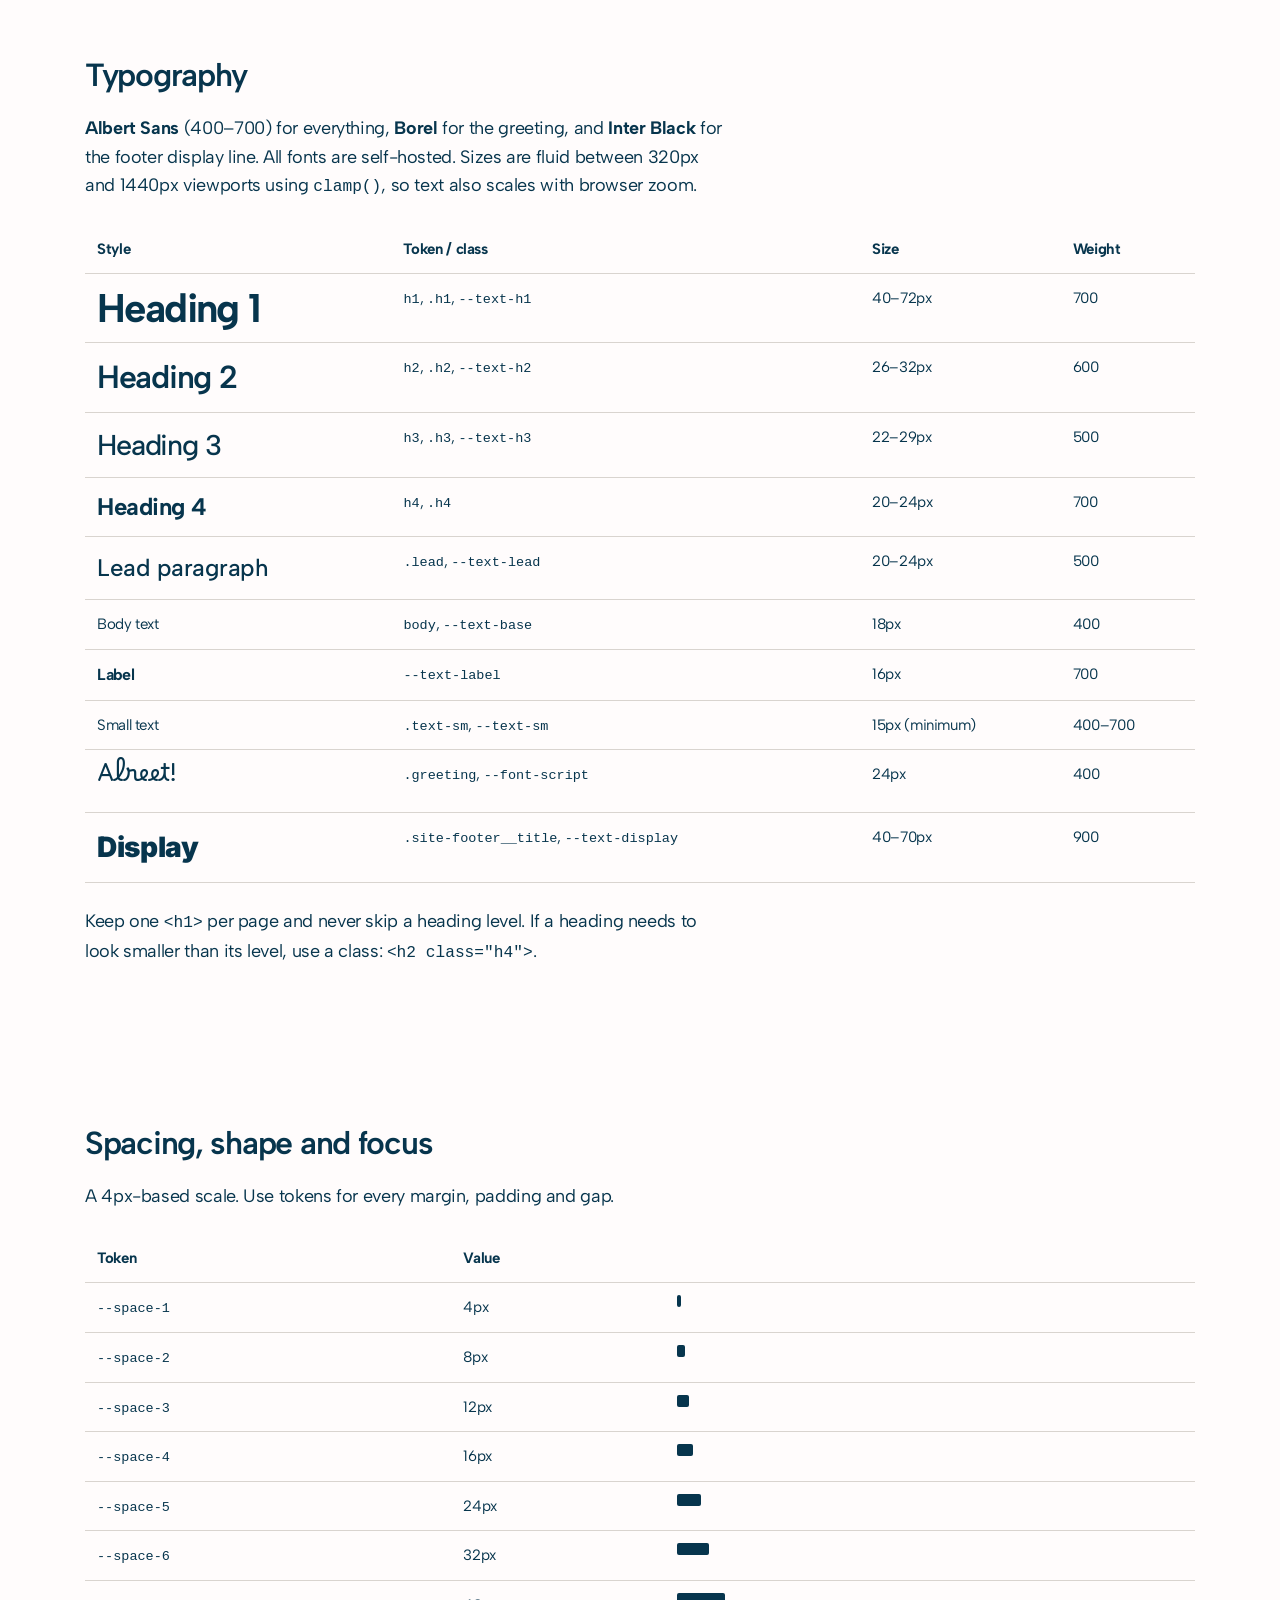
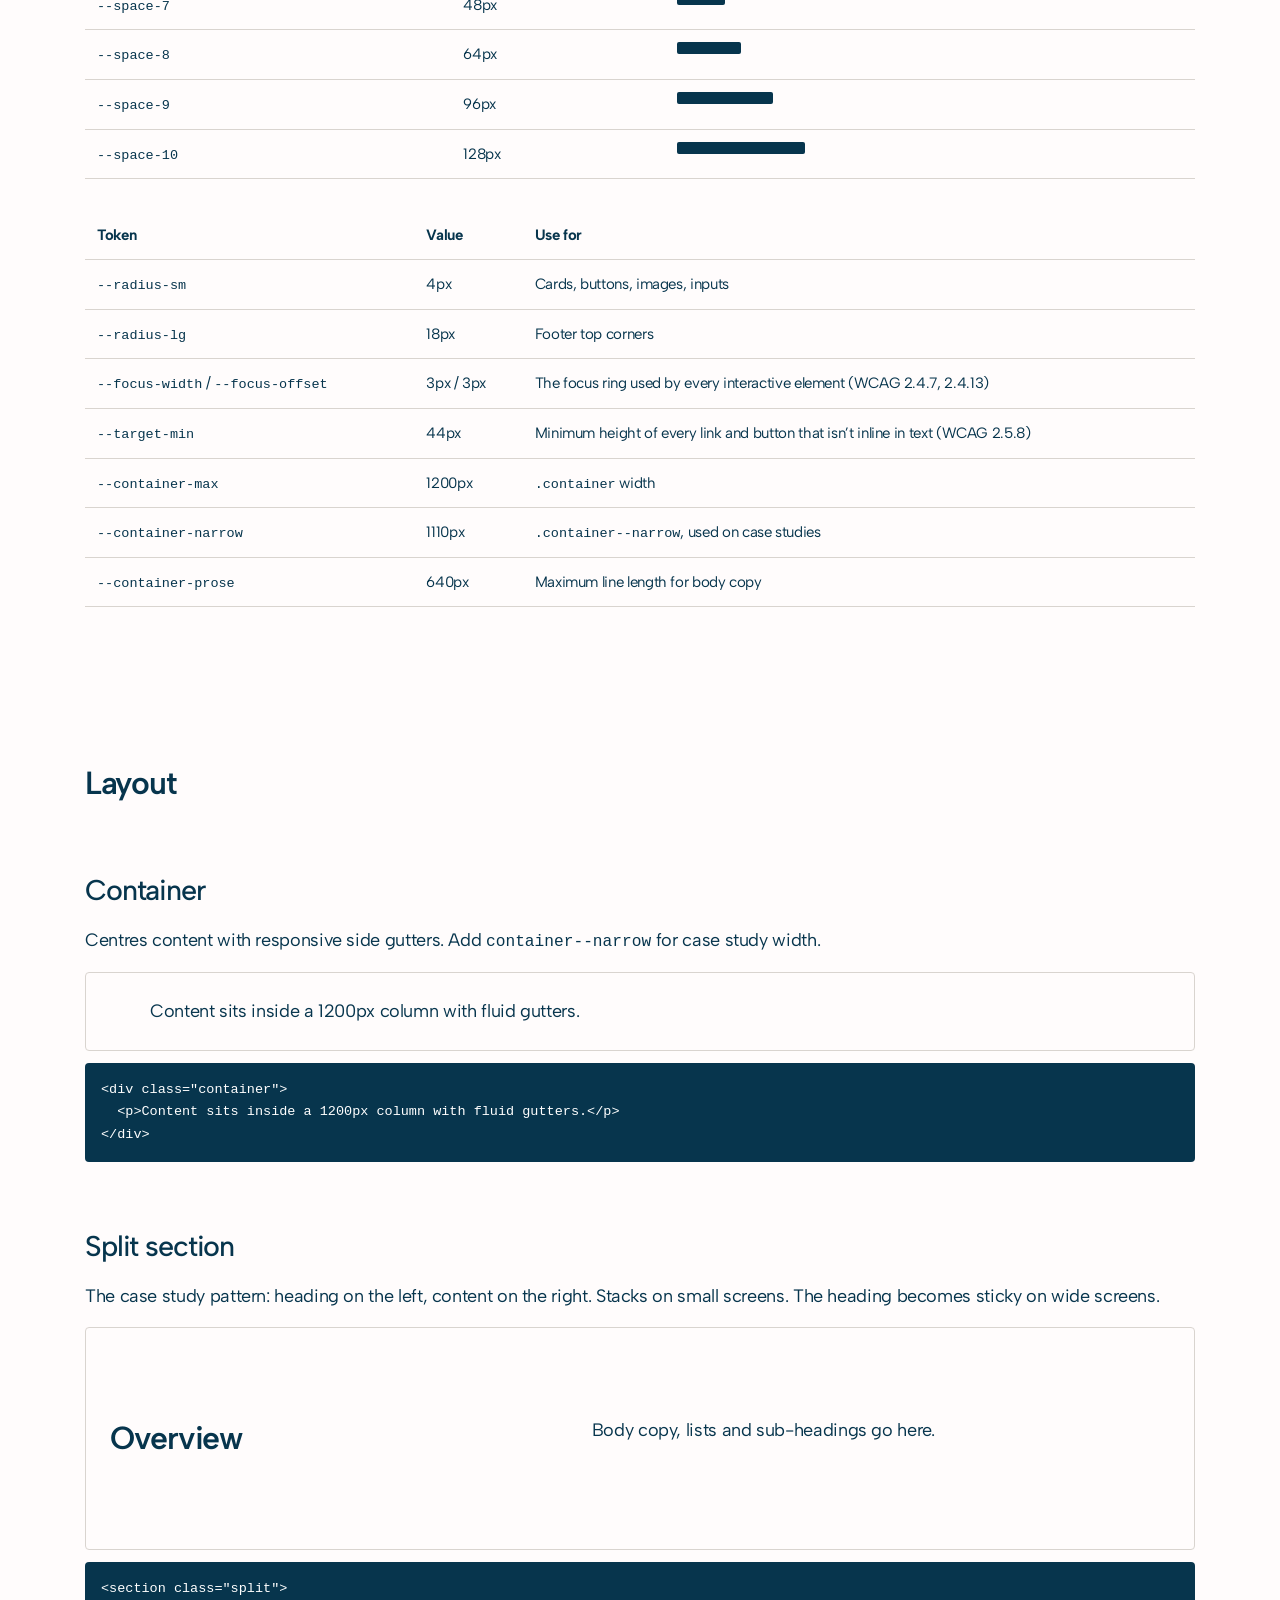
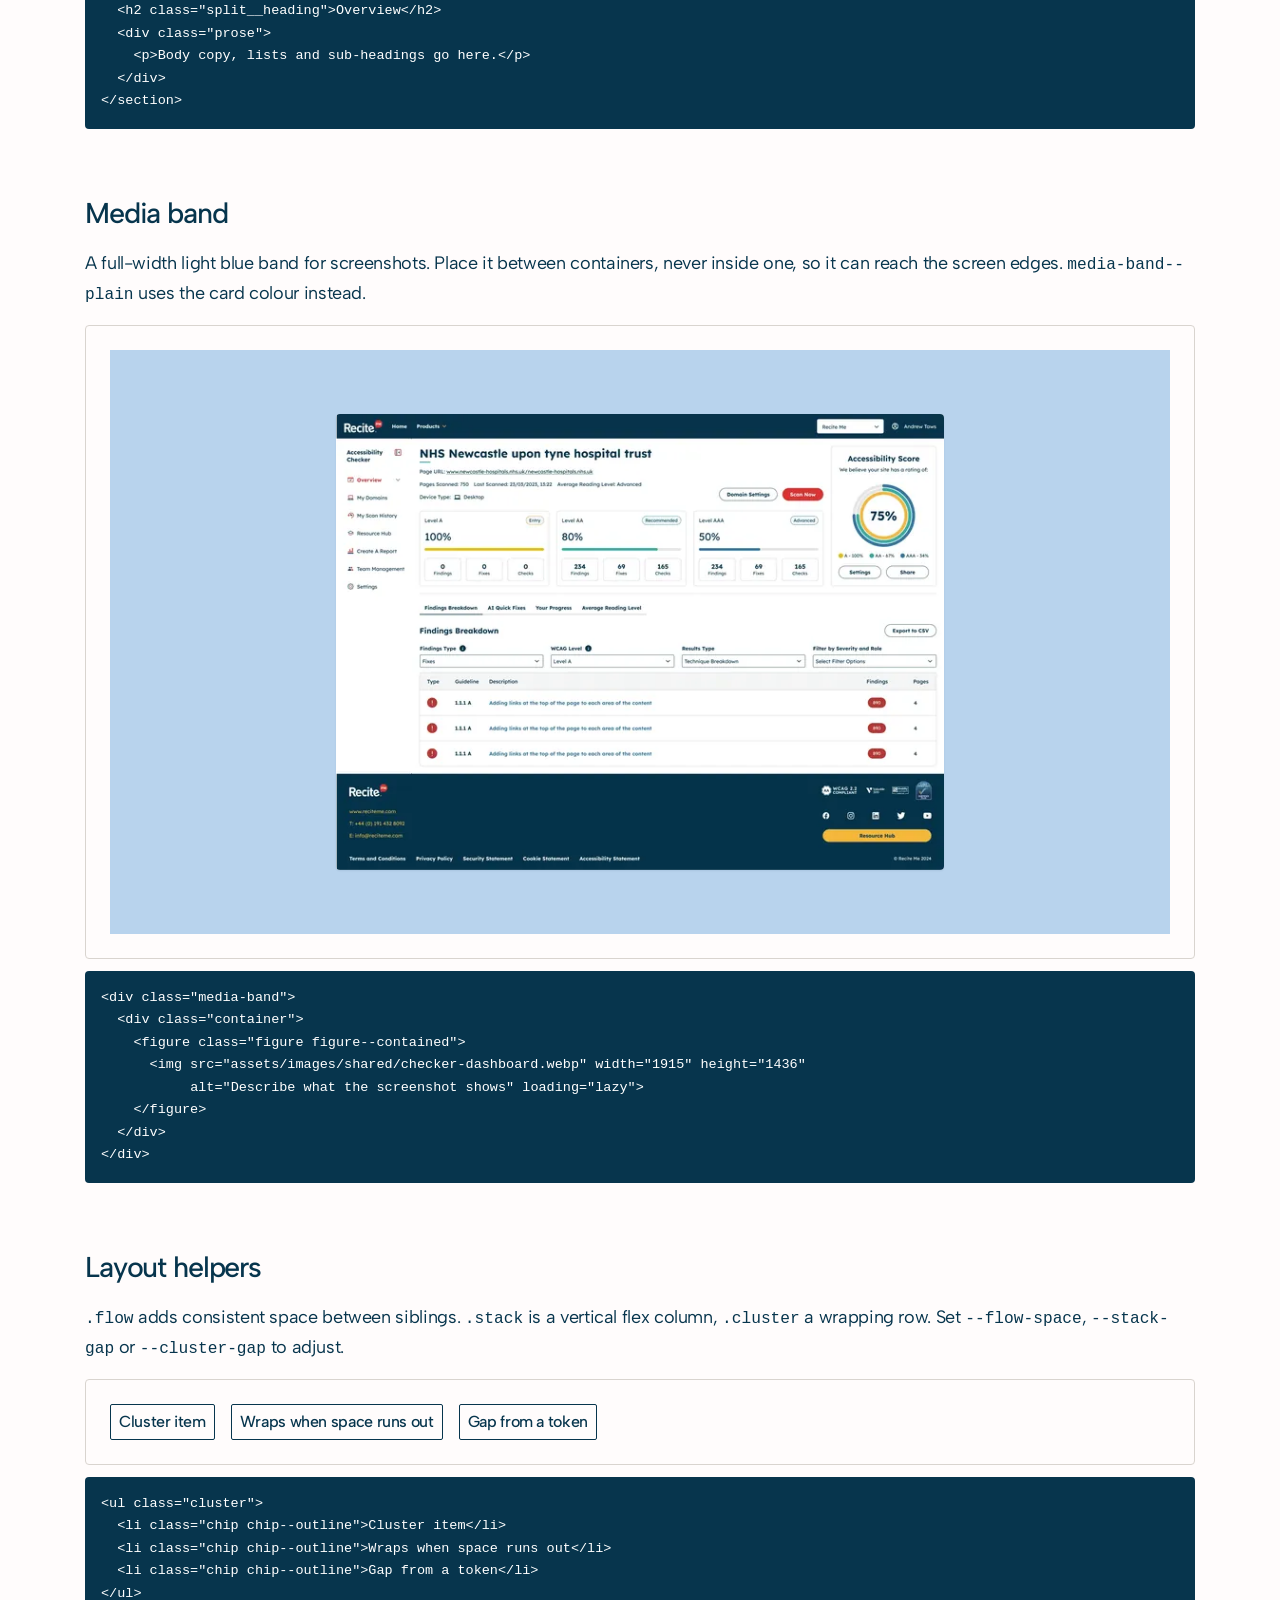
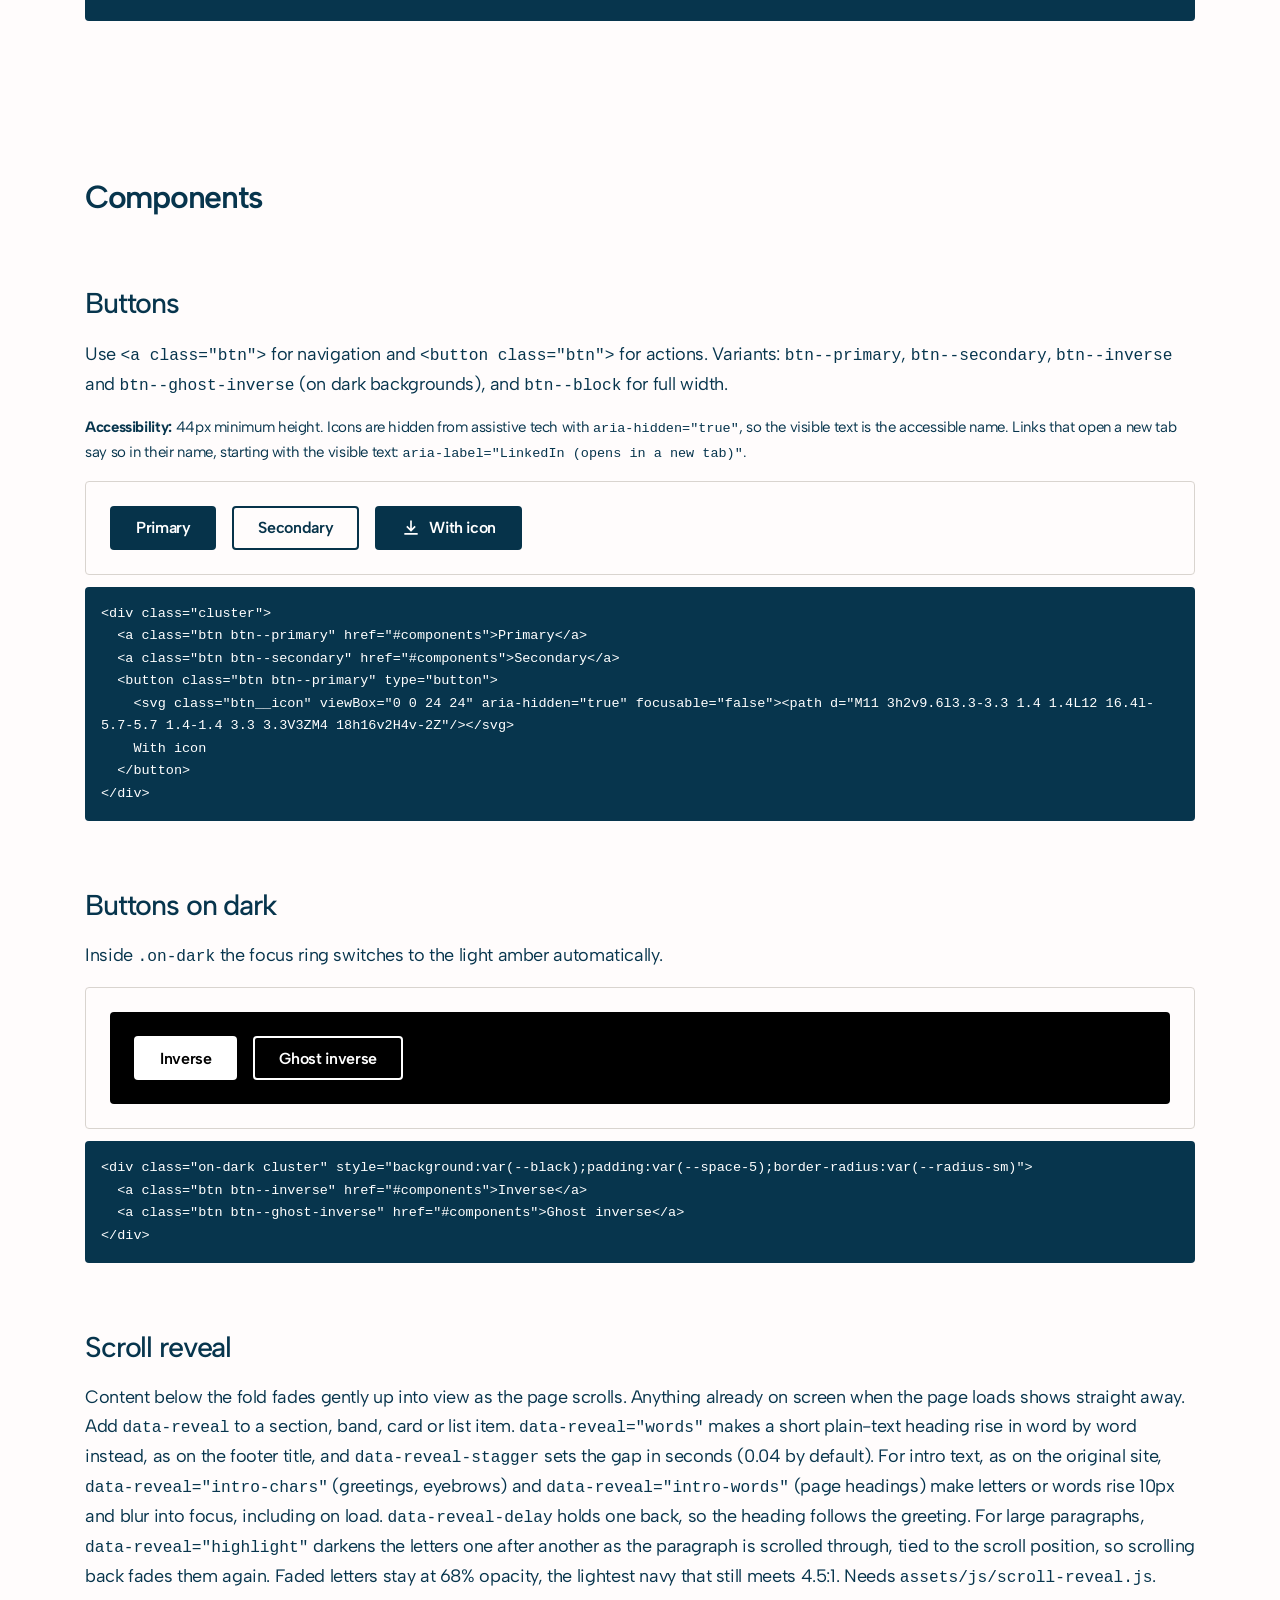
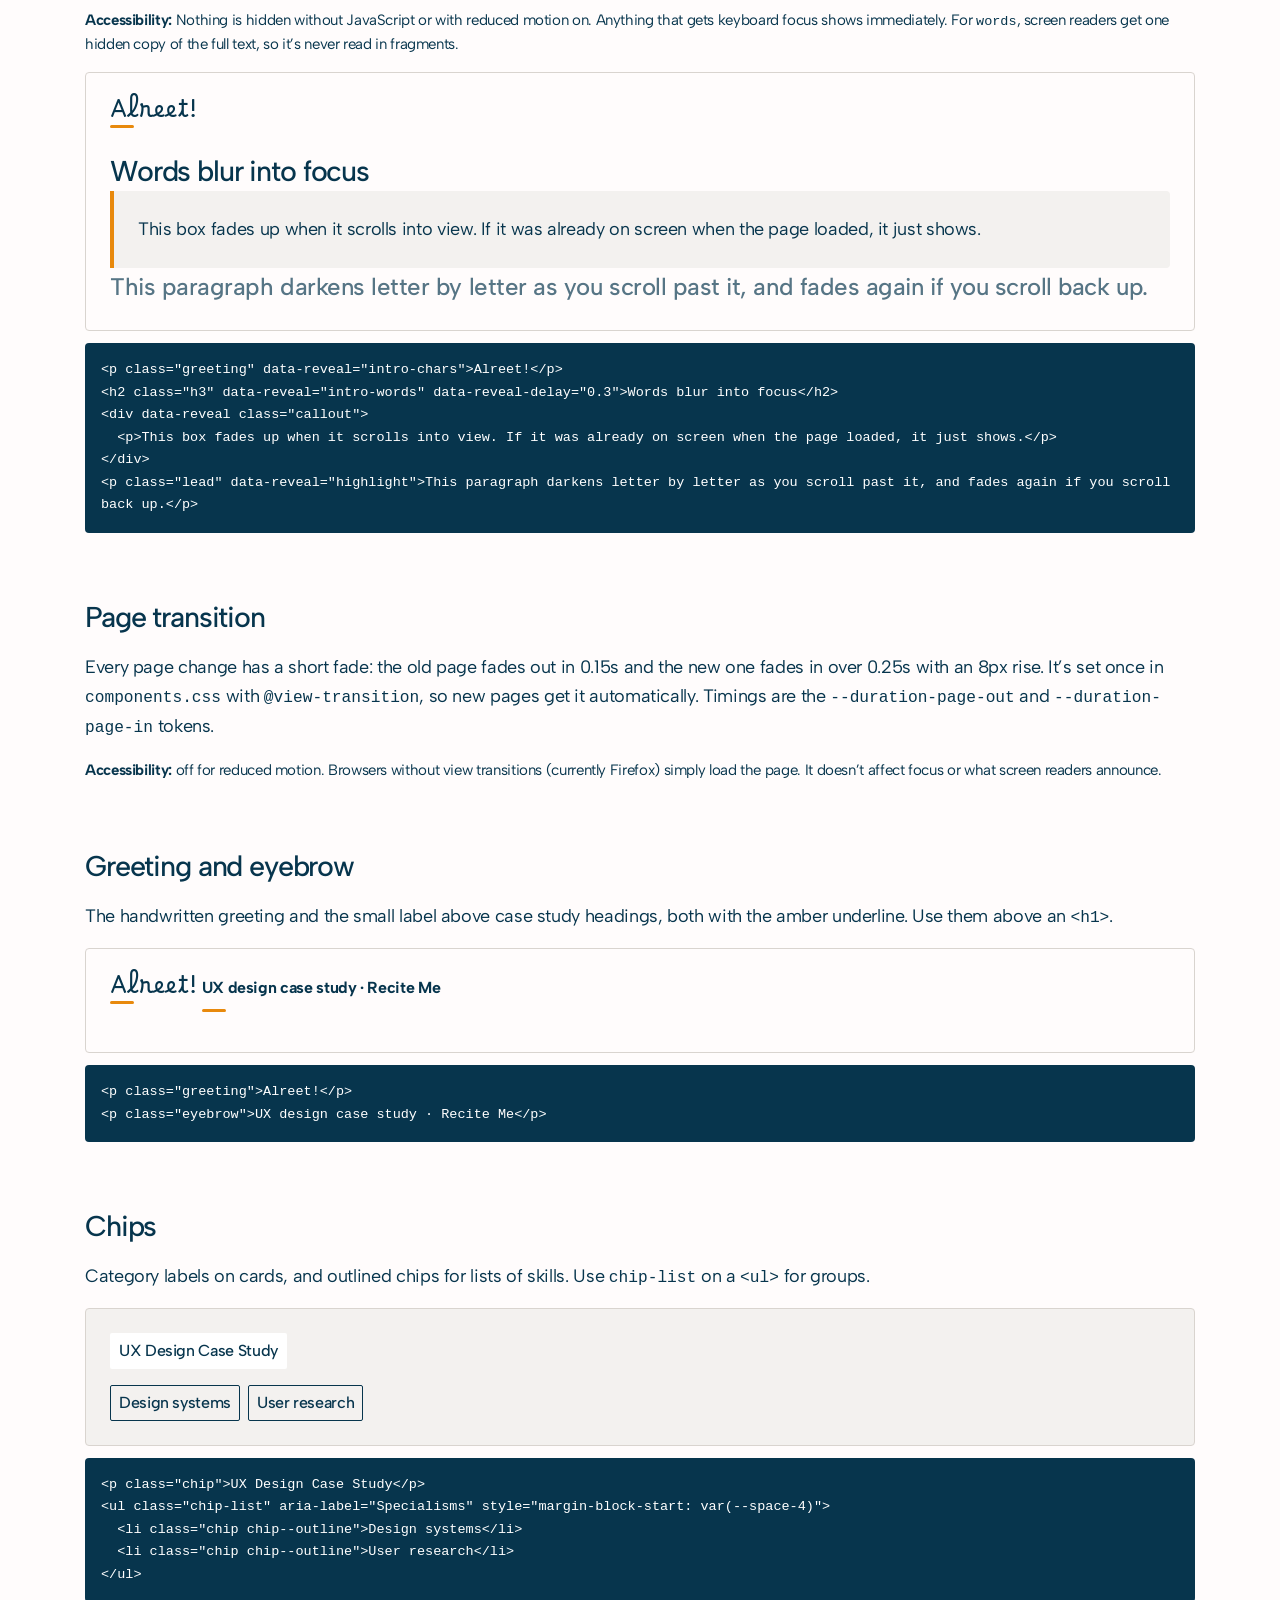
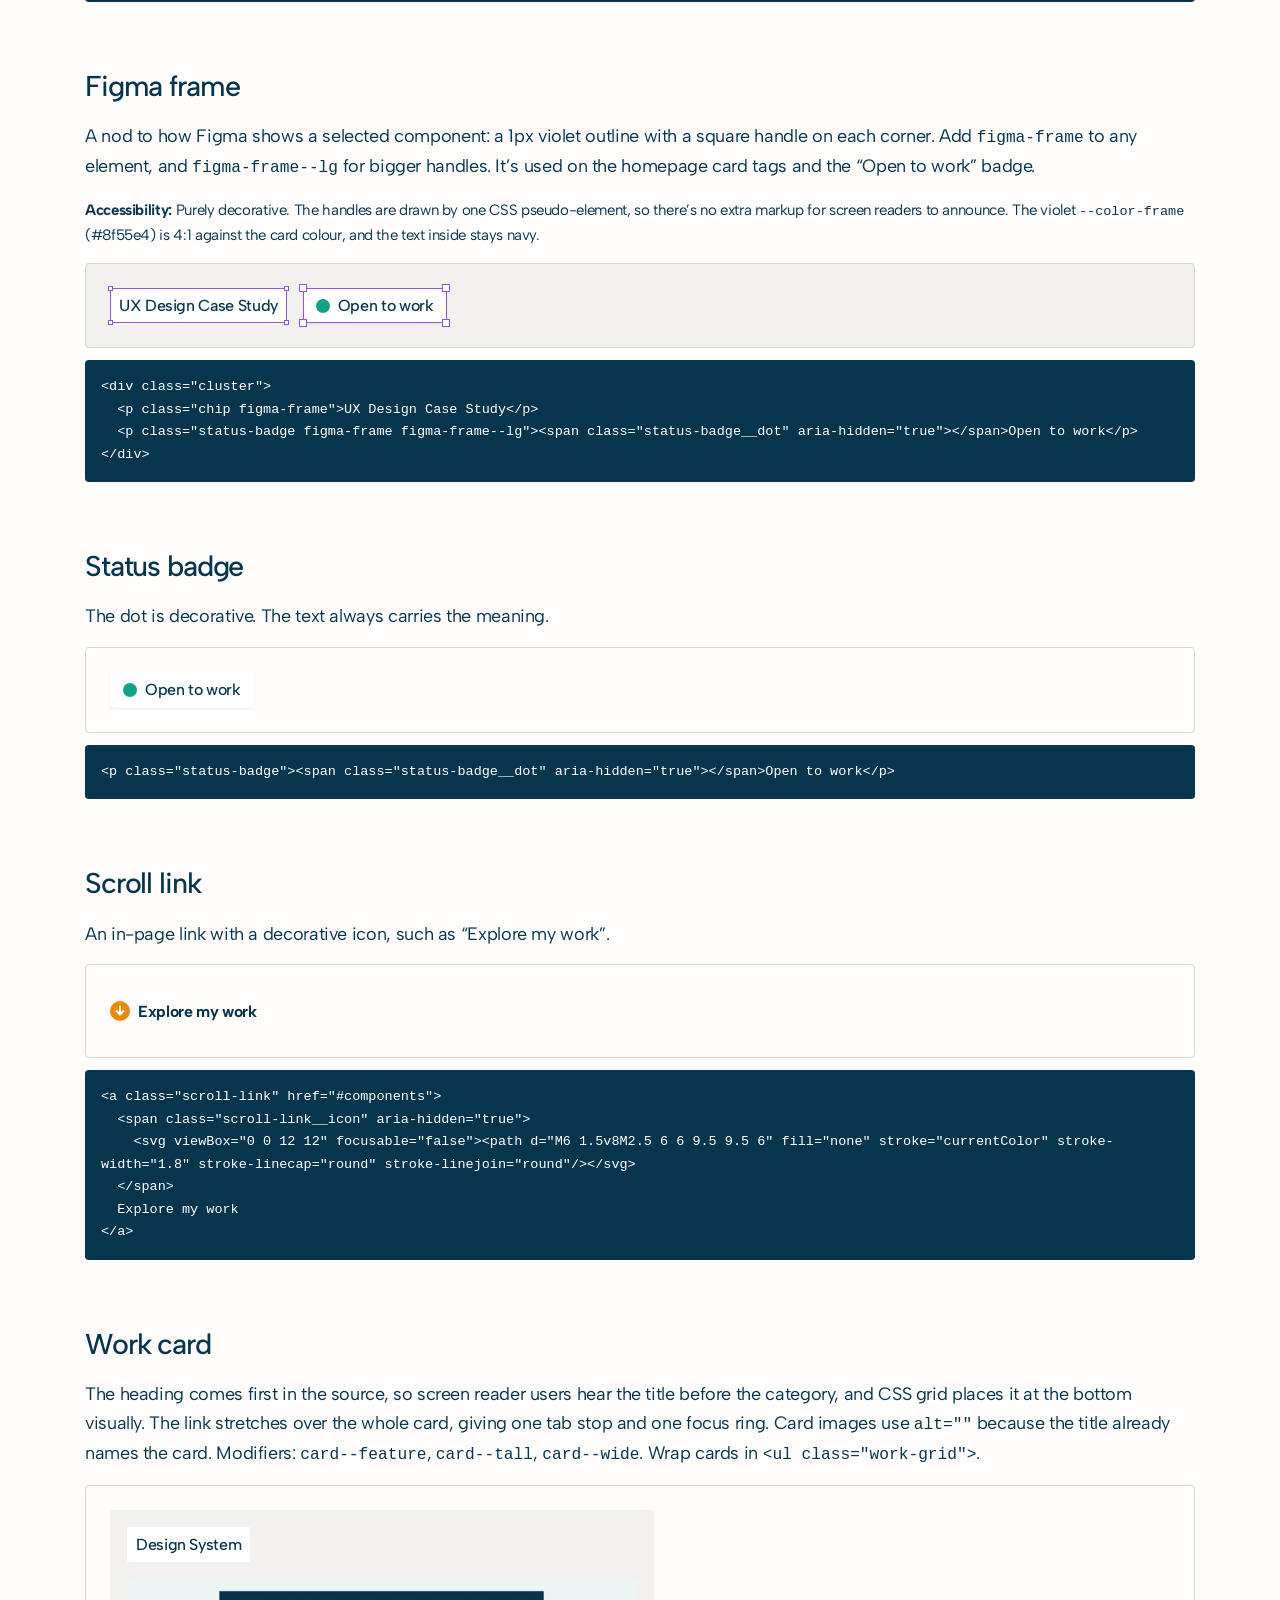
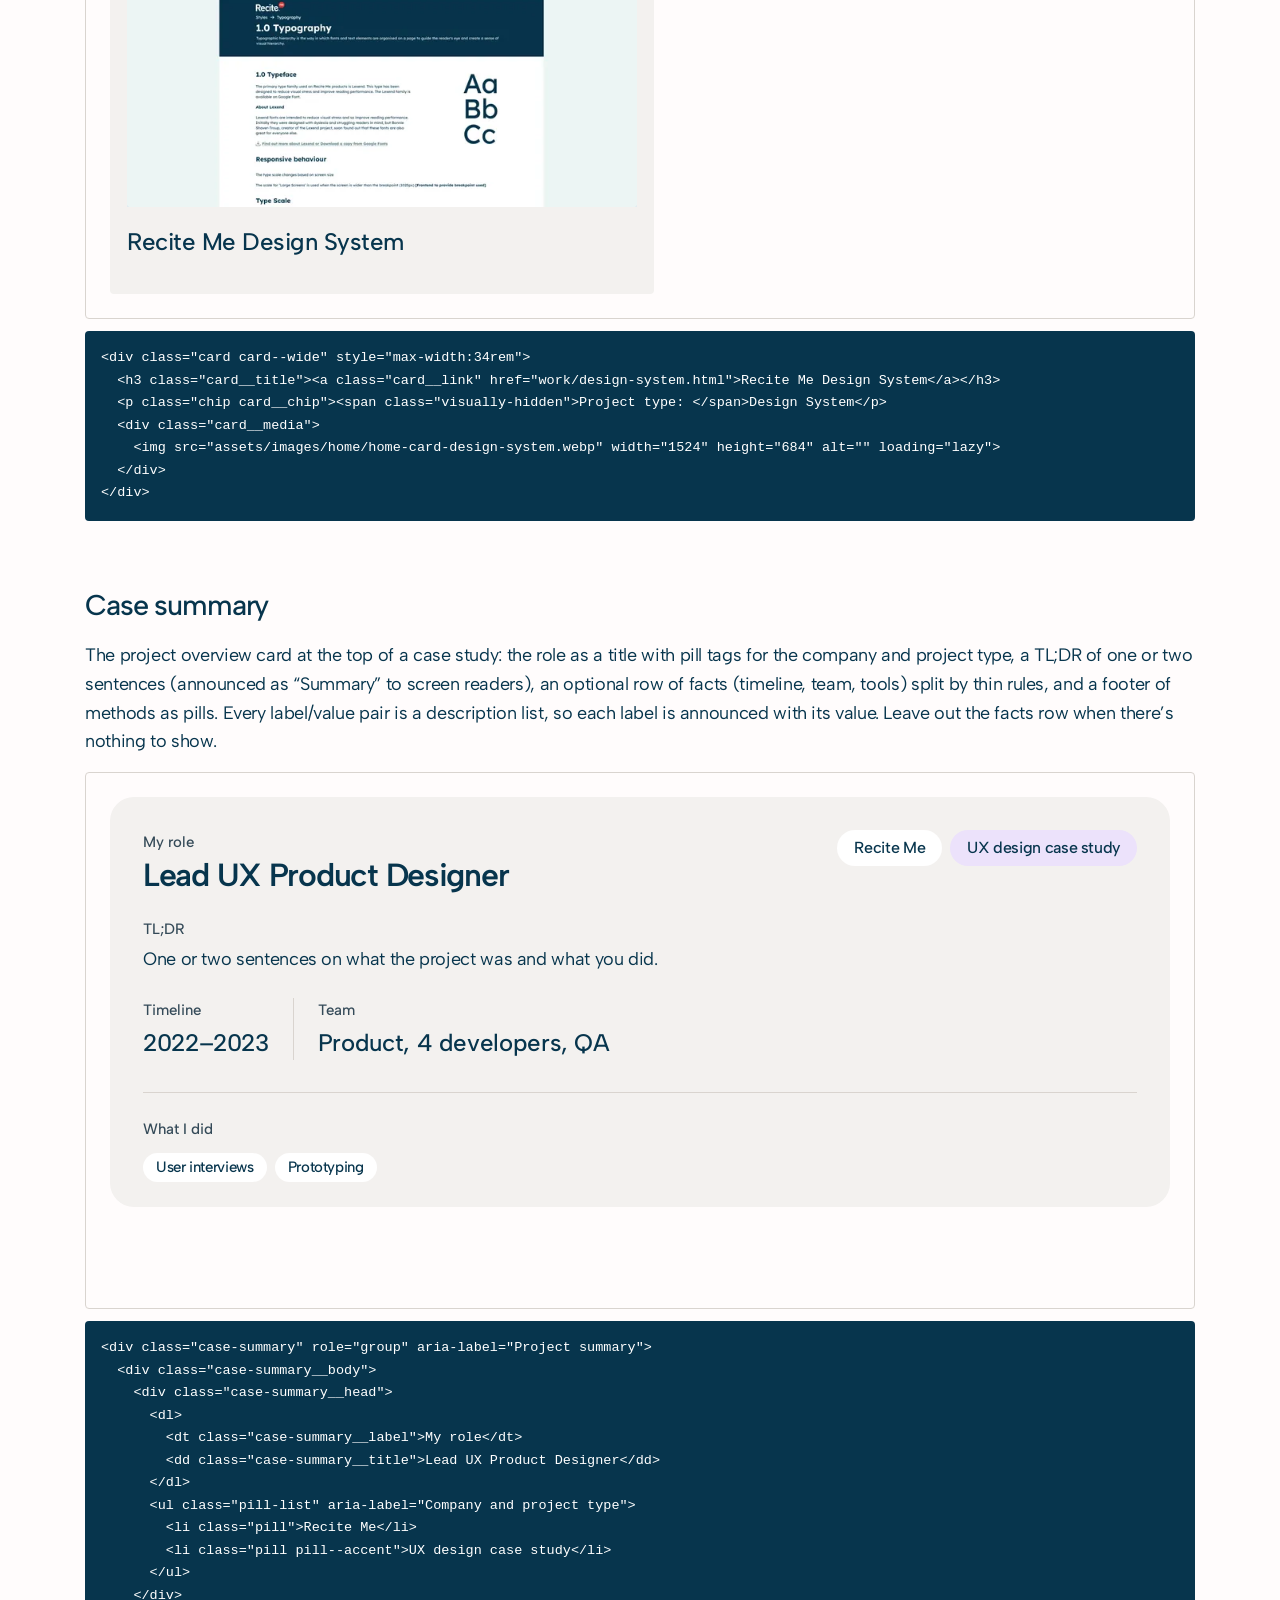
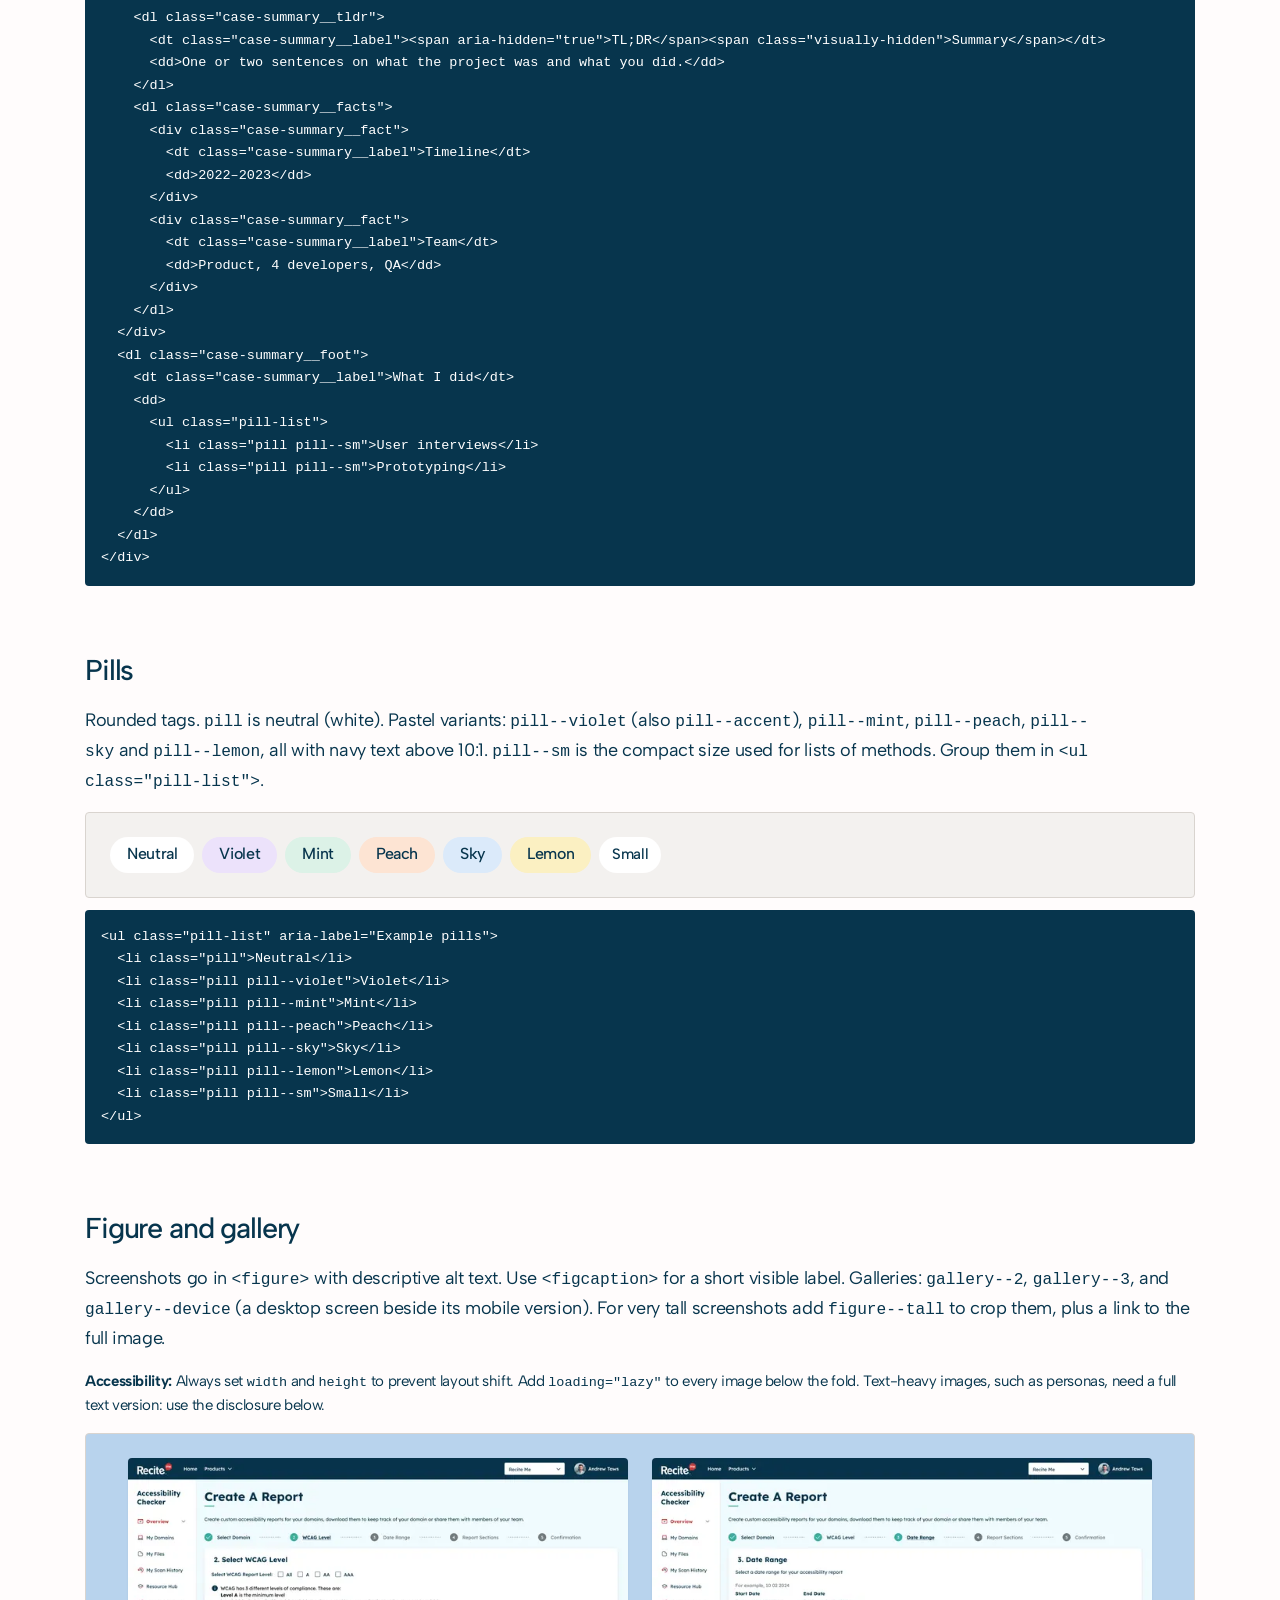
<file: design-system.html>
<!doctype html>
<html lang="en-GB">
<head>
  <meta charset="utf-8">
  <meta name="viewport" content="width=device-width, initial-scale=1">
  <script>(function(d){d.classList.add("js");try{if(localStorage.getItem("motion")==="paused")d.classList.add("motion-paused");var t=localStorage.getItem("theme");if(t==="dark"||t==="light")d.setAttribute("data-theme",t)}catch(e){}})(document.documentElement)</script>
  <title>Design system – Taws.Design</title>
  <meta name="description" content="The Taws.Design design system: tokens, typography, components and page templates used to build andrewtaws.co.uk.">
  <link rel="canonical" href="https://andrewtaws.co.uk/design-system">

  <meta property="og:type" content="website">
  <meta property="og:site_name" content="Taws.Design">
  <meta property="og:title" content="Design system – Taws.Design">
  <meta property="og:description" content="The Taws.Design design system: tokens, typography, components and page templates used to build andrewtaws.co.uk.">
  <meta property="og:url" content="https://andrewtaws.co.uk/design-system">
  <meta property="og:image" content="https://andrewtaws.co.uk/assets/images/og-image.jpg">
  <meta property="og:image:width" content="1200">
  <meta property="og:image:height" content="630">
  <meta property="og:image:alt" content="Andrew Taws, Lead UX Product Designer">
  <meta name="twitter:card" content="summary_large_image">

  <link rel="icon" href="favicon.ico" sizes="any">
  <link rel="icon" href="favicon-32.png" type="image/png" sizes="32x32">
  <link rel="apple-touch-icon" href="apple-touch-icon.png">
  <link rel="manifest" href="site.webmanifest">
  <meta name="theme-color" content="#fffcfc" media="(prefers-color-scheme: light)">
  <meta name="theme-color" content="#0f1c25" media="(prefers-color-scheme: dark)">

  <link rel="preload" href="assets/fonts/albert-sans-latin.woff2" as="font" type="font/woff2" crossorigin>
  <link rel="stylesheet" href="assets/css/tokens.css?v=f3d131d7">
  <link rel="stylesheet" href="assets/css/base.css?v=1dd6b6e0">
  <link rel="stylesheet" href="assets/css/components.css?v=1c64df29">
  <script src="assets/js/site.js?v=ac7a32ef" defer></script>
  <script src="assets/js/scroll-reveal.js?v=4744df16" defer></script>
</head>
<body>
  <a class="skip-link" href="#main">Skip to main content</a>

  <header class="site-header">
    <div class="container site-header__inner">
      <a class="logo" href="./">Taws.Design<span class="visually-hidden"> – home</span></a>
      <button class="nav-toggle" type="button" aria-expanded="false" aria-controls="site-nav-list">
        <svg class="nav-toggle__icon" viewBox="0 0 24 24" aria-hidden="true" focusable="false"><path class="nav-toggle__open" d="M3 6h18v2H3V6Zm0 5h18v2H3v-2Zm0 5h18v2H3v-2Z"/><path class="nav-toggle__close" d="m6.4 5 5.6 5.6L17.6 5 19 6.4 13.4 12l5.6 5.6-1.4 1.4-5.6-5.6L6.4 19 5 17.6l5.6-5.6L5 6.4 6.4 5Z"/></svg>
        <span class="visually-hidden">Menu</span>
      </button>
      <nav class="site-nav" aria-label="Main">
        <ul class="site-nav__list" id="site-nav-list">
          <li><a class="site-nav__link" href="index.html#work">Work</a></li>
          <li><a class="site-nav__link" href="about.html">About</a></li>
          <li><a class="site-nav__link site-nav__link--cta" href="contact.html">Contact</a></li>
          <li class="site-nav__item--motion"><button class="motion-toggle" type="button" role="switch" aria-checked="true"><span class="motion-toggle__switch" aria-hidden="true"></span>Motion<span class="motion-toggle__state" aria-hidden="true">&nbsp;on</span></button></li>
          <li class="site-nav__item--theme"><div class="theme-picker" role="group" aria-label="Colour theme"><button class="theme-picker__btn" type="button" aria-pressed="false" data-theme-choice="dark"><svg class="theme-picker__icon" viewBox="0 0 24 24" aria-hidden="true" focusable="false"><path d="M19.5 14.2A7.5 7.5 0 0 1 9.8 4.5a7.5 7.5 0 1 0 9.7 9.7Z"/></svg><span class="visually-hidden">Dark mode</span></button><button class="theme-picker__btn" type="button" aria-pressed="false" data-theme-choice="light"><svg class="theme-picker__icon" viewBox="0 0 24 24" aria-hidden="true" focusable="false"><circle cx="12" cy="12" r="3.75"/><path d="M12 2.5v2.25M12 19.25v2.25M2.5 12h2.25M19.25 12h2.25M5.3 5.3l1.6 1.6M17.1 17.1l1.6 1.6M5.3 18.7l1.6-1.6M17.1 6.9l1.6-1.6"/></svg><span class="visually-hidden">Light mode</span></button></div></li>
        </ul>
      </nav>
    </div>
  </header>

  <main id="main" tabindex="-1">
<div class="container container--narrow">
  <header class="case-hero">
    <p class="eyebrow" data-reveal="intro-chars">Taws.Design</p>
    <h1 data-reveal="intro-words" data-reveal-delay="0.3">Design system</h1>
    <p class="lead">The tokens, styles and components used to build this site. Everything here is accessible by default and ready to reuse on new pages.</p>
  </header>

  <nav class="ds-nav" aria-label="Design system sections">
    <ul>
      <li><a href="#principles">Principles</a></li>
      <li><a href="#files">Files</a></li>
      <li><a href="#colour">Colour</a></li>
      <li><a href="#typography">Typography</a></li>
      <li><a href="#spacing">Spacing</a></li>
      <li><a href="#layout">Layout</a></li>
      <li><a href="#components">Components</a></li>
      <li><a href="#templates">Page templates</a></li>
    </ul>
  </nav>

<section class="split" id="principles">
  <h2 class="split__heading">Principles</h2>
  <div class="prose">
    <ul>
      <li><strong>Accessible by default.</strong> Every component meets WCAG 2.2 AA out of the box: contrast, focus, target size, semantics. Using the component as documented is enough.</li>
      <li><strong>Tokens, not values.</strong> Components only read CSS custom properties from <code>tokens.css</code>. Change a token and the whole site follows.</li>
      <li><strong>HTML first.</strong> Native elements (<code>&lt;details&gt;</code>, <code>&lt;nav&gt;</code>, <code>&lt;dl&gt;</code>, <code>&lt;button&gt;</code>) before ARIA. JavaScript only where HTML can’t do the job, and always as an enhancement.</li>
      <li><strong>Copy, paste, adjust.</strong> Every example on this page is the real markup. Copy it into a page and change the content.</li>
    </ul>
  </div>
</section>

<section class="split" id="files">
  <h2 class="split__heading">Files</h2>
  <div class="prose">
    <p>Load the three stylesheets in this order on every page:</p>
    <ol>
      <li><code>assets/css/tokens.css</code>: fonts and design tokens (colour, type, spacing, shape)</li>
      <li><code>assets/css/base.css</code>: reset, element styles, typography, focus and utility classes</li>
      <li><code>assets/css/components.css</code>: every component below, in BEM naming (<code>.block__element--modifier</code>)</li>
    </ol>
    <p>Starting a page? Copy a file from the <code>templates/</code> folder. See <a href="#templates">page templates</a>.</p>
  </div>
</section>

<section class="section ds-section" id="colour" aria-labelledby="colour-title">
<h2 id="colour-title">Colour</h2>
<div class="prose"><p>Primitive tokens hold the raw values. Components use the <strong>semantic</strong> tokens (<code>--color-text</code>, <code>--color-action</code> and so on), so a theme change happens in one place. The ratio shown is against the page canvas (<code>#fffcfc</code>), or against black for the dark-surface focus colour.</p></div>
<ul class="swatch-grid" style="margin-block-start: var(--space-5)">
<li class="swatch"><div class="swatch__colour" style="background:#07354d"></div><div class="swatch__info"><strong>Text, headings, links</strong><code>--navy-900</code><code>#07354d</code><span class="text-muted">12.7:1, AA text</span></div></li>
<li class="swatch"><div class="swatch__colour" style="background:#06334a"></div><div class="swatch__info"><strong>Primary buttons</strong><code>--navy-800</code><code>#06334a</code><span class="text-muted">13.0:1, AA text</span></div></li>
<li class="swatch"><div class="swatch__colour" style="background:#0d4766"></div><div class="swatch__info"><strong>Button hover</strong><code>--navy-700</code><code>#0d4766</code><span class="text-muted">9.8:1, AA text</span></div></li>
<li class="swatch"><div class="swatch__colour" style="background:#344a58"></div><div class="swatch__info"><strong>Muted text</strong><code>--slate-600</code><code>#344a58</code><span class="text-muted">9.1:1, AAA text</span></div></li>
<li class="swatch"><div class="swatch__colour" style="background:#fffcfc"></div><div class="swatch__info"><strong>Page canvas</strong><code>--snow-50</code><code>#fffcfc</code><span class="text-muted">Surface</span></div></li>
<li class="swatch"><div class="swatch__colour" style="background:#f3f1ef"></div><div class="swatch__info"><strong>Card surface</strong><code>--sand-100</code><code>#f3f1ef</code><span class="text-muted">Surface</span></div></li>
<li class="swatch"><div class="swatch__colour" style="background:#ffffff"></div><div class="swatch__info"><strong>Raised surface, inputs</strong><code>--white</code><code>#ffffff</code><span class="text-muted">Surface</span></div></li>
<li class="swatch"><div class="swatch__colour" style="background:#b8d3ed"></div><div class="swatch__info"><strong>Media band behind screenshots</strong><code>--sky-200</code><code>#b8d3ed</code><span class="text-muted">Surface</span></div></li>
<li class="swatch"><div class="swatch__colour" style="background:#000000"></div><div class="swatch__info"><strong>Footer</strong><code>--black</code><code>#000000</code><span class="text-muted">Surface</span></div></li>
<li class="swatch"><div class="swatch__colour" style="background:#b35c00"></div><div class="swatch__info"><strong>Focus ring on light</strong><code>--amber-700</code><code>#b35c00</code><span class="text-muted">4.6:1, AA text</span></div></li>
<li class="swatch"><div class="swatch__colour" style="background:#ffb84d"></div><div class="swatch__info"><strong>Focus ring on dark</strong><code>--amber-300</code><code>#ffb84d</code><span class="text-muted">12.2:1, AA text</span></div></li>
<li class="swatch"><div class="swatch__colour" style="background:#e8890c"></div><div class="swatch__info"><strong>Decorative accent only</strong><code>--amber-500</code><code>#e8890c</code><span class="text-muted">2.6:1, not for text</span></div></li>
<li class="swatch"><div class="swatch__colour" style="background:#16a085"></div><div class="swatch__info"><strong>Status dot (decorative)</strong><code>--green-500</code><code>#16a085</code><span class="text-muted">3.2:1, not for text</span></div></li>
<li class="swatch"><div class="swatch__colour" style="background:#9b1c13"></div><div class="swatch__info"><strong>Errors</strong><code>--red-700</code><code>#9b1c13</code><span class="text-muted">8.0:1, AAA text</span></div></li>
<li class="swatch"><div class="swatch__colour" style="background:#8f55e4"></div><div class="swatch__info"><strong>Figma frame (decorative)</strong><code>--violet-500</code><code>#8f55e4</code><span class="text-muted">4.5:1, not for text</span></div></li>
<li class="swatch"><div class="swatch__colour" style="background:#ece2fb"></div><div class="swatch__info"><strong>Accent pill background</strong><code>--violet-100</code><code>#ece2fb</code><span class="text-muted">1.2:1</span></div></li>
<li class="swatch"><div class="swatch__colour" style="background:#dcf2e7"></div><div class="swatch__info"><strong>Pastel pill</strong><code>--mint-100</code><code>#dcf2e7</code><span class="text-muted">1.1:1</span></div></li>
<li class="swatch"><div class="swatch__colour" style="background:#fde4d3"></div><div class="swatch__info"><strong>Pastel pill</strong><code>--peach-100</code><code>#fde4d3</code><span class="text-muted">1.2:1</span></div></li>
<li class="swatch"><div class="swatch__colour" style="background:#dbeafa"></div><div class="swatch__info"><strong>Pastel pill</strong><code>--sky-100</code><code>#dbeafa</code><span class="text-muted">1.2:1</span></div></li>
<li class="swatch"><div class="swatch__colour" style="background:#fbf0c2"></div><div class="swatch__info"><strong>Pastel pill</strong><code>--lemon-100</code><code>#fbf0c2</code><span class="text-muted">1.1:1</span></div></li>
</ul>
<div class="table-wrap" tabindex="0" role="region" aria-label="Semantic colour tokens table" style="margin-block-start: var(--space-6)">
<table class="token-table">
  <caption class="visually-hidden">Semantic colour tokens</caption>
  <thead><tr><th scope="col">Semantic token</th><th scope="col">Maps to</th><th scope="col">Use for</th></tr></thead>
  <tbody>
    <tr><td><code>--color-bg</code></td><td><code>--snow-50</code></td><td>Page background</td></tr>
    <tr><td><code>--color-surface</code></td><td><code>--sand-100</code></td><td>Cards, summary boxes, form panels</td></tr>
    <tr><td><code>--color-text</code> / <code>--color-heading</code></td><td><code>--navy-900</code></td><td>All body text and headings</td></tr>
    <tr><td><code>--color-text-muted</code></td><td><code>--slate-600</code></td><td>Hints, labels in metadata</td></tr>
    <tr><td><code>--color-action</code></td><td><code>--navy-800</code></td><td>Primary buttons, nav call to action</td></tr>
    <tr><td><code>--color-focus</code></td><td><code>--amber-700</code></td><td>Focus outlines on light surfaces</td></tr>
    <tr><td><code>--color-focus-inverse</code></td><td><code>--amber-300</code></td><td>Focus outlines inside <code>.on-dark</code></td></tr>
    <tr><td><code>--color-media-band</code></td><td><code>--sky-200</code></td><td>Full-width band behind screenshots</td></tr>
    <tr><td><code>--color-accent</code></td><td><code>--amber-500</code></td><td>Greeting underline, icon circles. Never text.</td></tr>
    <tr><td><code>--color-error</code></td><td><code>--red-700</code></td><td>Error text and borders</td></tr>
    <tr><td><code>--color-frame</code></td><td><code>--violet-500</code></td><td>Figma frame outline and handles. Decorative only.</td></tr>
  </tbody>
</table>
</div>
</section>
<section class="section ds-section" id="typography" aria-labelledby="type-title">
<h2 id="type-title">Typography</h2>
<div class="prose"><p><strong>Albert Sans</strong> (400–700) for everything, <strong>Borel</strong> for the greeting, and <strong>Inter Black</strong> for the footer display line. All fonts are self-hosted. Sizes are fluid between 320px and 1440px viewports using <code>clamp()</code>, so text also scales with browser zoom.</p></div>
<div class="table-wrap" tabindex="0" role="region" aria-label="Type scale table" style="margin-block-start: var(--space-5)">
<table class="token-table">
  <caption class="visually-hidden">Type scale</caption>
  <thead><tr><th scope="col">Style</th><th scope="col">Token / class</th><th scope="col">Size</th><th scope="col">Weight</th></tr></thead>
  <tbody>
    <tr><td><span class="h1" style="font-size:2.5rem">Heading 1</span></td><td><code>h1</code>, <code>.h1</code>, <code>--text-h1</code></td><td>40–72px</td><td>700</td></tr>
    <tr><td><span class="h2">Heading 2</span></td><td><code>h2</code>, <code>.h2</code>, <code>--text-h2</code></td><td>26–32px</td><td>600</td></tr>
    <tr><td><span class="h3">Heading 3</span></td><td><code>h3</code>, <code>.h3</code>, <code>--text-h3</code></td><td>22–29px</td><td>500</td></tr>
    <tr><td><span class="h4">Heading 4</span></td><td><code>h4</code>, <code>.h4</code></td><td>20–24px</td><td>700</td></tr>
    <tr><td><span class="lead">Lead paragraph</span></td><td><code>.lead</code>, <code>--text-lead</code></td><td>20–24px</td><td>500</td></tr>
    <tr><td>Body text</td><td><code>body</code>, <code>--text-base</code></td><td>18px</td><td>400</td></tr>
    <tr><td><strong style="font-size:1rem">Label</strong></td><td><code>--text-label</code></td><td>16px</td><td>700</td></tr>
    <tr><td><span class="text-sm">Small text</span></td><td><code>.text-sm</code>, <code>--text-sm</code></td><td>15px (minimum)</td><td>400–700</td></tr>
    <tr><td><span style="font-family:var(--font-script);font-size:1.5rem">Alreet!</span></td><td><code>.greeting</code>, <code>--font-script</code></td><td>24px</td><td>400</td></tr>
    <tr><td><span style="font-family:var(--font-display);font-weight:900;font-size:1.75rem">Display</span></td><td><code>.site-footer__title</code>, <code>--text-display</code></td><td>40–70px</td><td>900</td></tr>
  </tbody>
</table>
</div>
<div class="prose" style="margin-block-start: var(--space-5)"><p>Keep one <code>&lt;h1&gt;</code> per page and never skip a heading level. If a heading needs to look smaller than its level, use a class: <code>&lt;h2 class="h4"&gt;</code>.</p></div>
</section>
<section class="section ds-section" id="spacing" aria-labelledby="spacing-title">
<h2 id="spacing-title">Spacing, shape and focus</h2>
<div class="prose"><p>A 4px-based scale. Use tokens for every margin, padding and gap.</p></div>
<div class="table-wrap" tabindex="0" role="region" aria-label="Spacing scale table" style="margin-block-start: var(--space-5)"><table class="token-table"><caption class="visually-hidden">Spacing scale</caption><thead><tr><th scope="col">Token</th><th scope="col">Value</th><th scope="col"><span class="visually-hidden">Visual size</span></th></tr></thead><tbody>
<tr><td><code>--space-1</code></td><td>4px</td><td><span style="display:block;height:12px;width:4px;max-width:100%;background:var(--navy-900);border-radius:2px" aria-hidden="true"></span></td></tr>
<tr><td><code>--space-2</code></td><td>8px</td><td><span style="display:block;height:12px;width:8px;max-width:100%;background:var(--navy-900);border-radius:2px" aria-hidden="true"></span></td></tr>
<tr><td><code>--space-3</code></td><td>12px</td><td><span style="display:block;height:12px;width:12px;max-width:100%;background:var(--navy-900);border-radius:2px" aria-hidden="true"></span></td></tr>
<tr><td><code>--space-4</code></td><td>16px</td><td><span style="display:block;height:12px;width:16px;max-width:100%;background:var(--navy-900);border-radius:2px" aria-hidden="true"></span></td></tr>
<tr><td><code>--space-5</code></td><td>24px</td><td><span style="display:block;height:12px;width:24px;max-width:100%;background:var(--navy-900);border-radius:2px" aria-hidden="true"></span></td></tr>
<tr><td><code>--space-6</code></td><td>32px</td><td><span style="display:block;height:12px;width:32px;max-width:100%;background:var(--navy-900);border-radius:2px" aria-hidden="true"></span></td></tr>
<tr><td><code>--space-7</code></td><td>48px</td><td><span style="display:block;height:12px;width:48px;max-width:100%;background:var(--navy-900);border-radius:2px" aria-hidden="true"></span></td></tr>
<tr><td><code>--space-8</code></td><td>64px</td><td><span style="display:block;height:12px;width:64px;max-width:100%;background:var(--navy-900);border-radius:2px" aria-hidden="true"></span></td></tr>
<tr><td><code>--space-9</code></td><td>96px</td><td><span style="display:block;height:12px;width:96px;max-width:100%;background:var(--navy-900);border-radius:2px" aria-hidden="true"></span></td></tr>
<tr><td><code>--space-10</code></td><td>128px</td><td><span style="display:block;height:12px;width:128px;max-width:100%;background:var(--navy-900);border-radius:2px" aria-hidden="true"></span></td></tr>
</tbody></table></div>
<div class="table-wrap" tabindex="0" role="region" aria-label="Shape, focus and interaction tokens table" style="margin-block-start: var(--space-6)"><table class="token-table"><caption class="visually-hidden">Shape, focus and interaction tokens</caption><thead><tr><th scope="col">Token</th><th scope="col">Value</th><th scope="col">Use for</th></tr></thead><tbody>
<tr><td><code>--radius-sm</code></td><td>4px</td><td>Cards, buttons, images, inputs</td></tr>
<tr><td><code>--radius-lg</code></td><td>18px</td><td>Footer top corners</td></tr>
<tr><td><code>--focus-width</code> / <code>--focus-offset</code></td><td>3px / 3px</td><td>The focus ring used by every interactive element (WCAG 2.4.7, 2.4.13)</td></tr>
<tr><td><code>--target-min</code></td><td>44px</td><td>Minimum height of every link and button that isn’t inline in text (WCAG 2.5.8)</td></tr>
<tr><td><code>--container-max</code></td><td>1200px</td><td><code>.container</code> width</td></tr>
<tr><td><code>--container-narrow</code></td><td>1110px</td><td><code>.container--narrow</code>, used on case studies</td></tr>
<tr><td><code>--container-prose</code></td><td>640px</td><td>Maximum line length for body copy</td></tr>
</tbody></table></div>
</section>
<section class="section ds-section" id="layout" aria-labelledby="layout-title">
<h2 id="layout-title">Layout</h2>
<h3 id="container">Container</h3>
<p>Centres content with responsive side gutters. Add <code>container--narrow</code> for case study width.</p>
<div class="specimen">
<div class="container">
  <p>Content sits inside a 1200px column with fluid gutters.</p>
</div>
</div>
<pre class="code-block"><code>&lt;div class=&quot;container&quot;&gt;
  &lt;p&gt;Content sits inside a 1200px column with fluid gutters.&lt;/p&gt;
&lt;/div&gt;</code></pre>
<h3 id="split-section">Split section</h3>
<p>The case study pattern: heading on the left, content on the right. Stacks on small screens. The heading becomes sticky on wide screens.</p>
<div class="specimen">
<section class="split" data-reveal>
  <h2 class="split__heading">Overview</h2>
  <div class="prose">
    <p>Body copy, lists and sub-headings go here.</p>
  </div>
</section>
</div>
<pre class="code-block"><code>&lt;section class=&quot;split&quot;&gt;
  &lt;h2 class=&quot;split__heading&quot;&gt;Overview&lt;/h2&gt;
  &lt;div class=&quot;prose&quot;&gt;
    &lt;p&gt;Body copy, lists and sub-headings go here.&lt;/p&gt;
  &lt;/div&gt;
&lt;/section&gt;</code></pre>
<h3 id="media-band">Media band</h3>
<p>A full-width light blue band for screenshots. Place it between containers, never inside one, so it can reach the screen edges. <code>media-band--plain</code> uses the card colour instead.</p>
<div class="specimen">
<div class="media-band" data-reveal>
  <div class="container">
    <figure class="figure figure--contained">
      <img srcset="assets/images/shared/checker-dashboard-640.webp 640w, assets/images/shared/checker-dashboard-1024.webp 1024w, assets/images/shared/checker-dashboard-1440.webp 1440w, assets/images/shared/checker-dashboard.webp 1915w" sizes="(min-width: 40em) 608px, 92vw" src="assets/images/shared/checker-dashboard.webp" width="1915" height="1436"
           alt="Describe what the screenshot shows" loading="lazy">
    </figure>
  </div>
</div>
</div>
<pre class="code-block"><code>&lt;div class=&quot;media-band&quot;&gt;
  &lt;div class=&quot;container&quot;&gt;
    &lt;figure class=&quot;figure figure--contained&quot;&gt;
      &lt;img src=&quot;assets/images/shared/checker-dashboard.webp&quot; width=&quot;1915&quot; height=&quot;1436&quot;
           alt=&quot;Describe what the screenshot shows&quot; loading=&quot;lazy&quot;&gt;
    &lt;/figure&gt;
  &lt;/div&gt;
&lt;/div&gt;</code></pre>
<h3 id="layout-helpers">Layout helpers</h3>
<p><code>.flow</code> adds consistent space between siblings. <code>.stack</code> is a vertical flex column, <code>.cluster</code> a wrapping row. Set <code>--flow-space</code>, <code>--stack-gap</code> or <code>--cluster-gap</code> to adjust.</p>
<div class="specimen">
<ul class="cluster">
  <li class="chip chip--outline">Cluster item</li>
  <li class="chip chip--outline">Wraps when space runs out</li>
  <li class="chip chip--outline">Gap from a token</li>
</ul>
</div>
<pre class="code-block"><code>&lt;ul class=&quot;cluster&quot;&gt;
  &lt;li class=&quot;chip chip--outline&quot;&gt;Cluster item&lt;/li&gt;
  &lt;li class=&quot;chip chip--outline&quot;&gt;Wraps when space runs out&lt;/li&gt;
  &lt;li class=&quot;chip chip--outline&quot;&gt;Gap from a token&lt;/li&gt;
&lt;/ul&gt;</code></pre>
</section>
<section class="section ds-section" id="components" aria-labelledby="components-title">
<h2 id="components-title">Components</h2>
<h3 id="buttons">Buttons</h3>
<p>Use <code>&lt;a class="btn"&gt;</code> for navigation and <code>&lt;button class="btn"&gt;</code> for actions. Variants: <code>btn--primary</code>, <code>btn--secondary</code>, <code>btn--inverse</code> and <code>btn--ghost-inverse</code> (on dark backgrounds), and <code>btn--block</code> for full width.</p>
<p class="text-sm"><strong>Accessibility:</strong> 44px minimum height. Icons are hidden from assistive tech with <code>aria-hidden="true"</code>, so the visible text is the accessible name. Links that open a new tab say so in their name, starting with the visible text: <code>aria-label="LinkedIn (opens in a new tab)"</code>.</p>
<div class="specimen">
<div class="cluster">
  <a class="btn btn--primary" href="#components">Primary</a>
  <a class="btn btn--secondary" href="#components">Secondary</a>
  <button class="btn btn--primary" type="button">
    <svg class="btn__icon" viewBox="0 0 24 24" aria-hidden="true" focusable="false"><path d="M11 3h2v9.6l3.3-3.3 1.4 1.4L12 16.4l-5.7-5.7 1.4-1.4 3.3 3.3V3ZM4 18h16v2H4v-2Z"/></svg>
    With icon
  </button>
</div>
</div>
<pre class="code-block"><code>&lt;div class=&quot;cluster&quot;&gt;
  &lt;a class=&quot;btn btn--primary&quot; href=&quot;#components&quot;&gt;Primary&lt;/a&gt;
  &lt;a class=&quot;btn btn--secondary&quot; href=&quot;#components&quot;&gt;Secondary&lt;/a&gt;
  &lt;button class=&quot;btn btn--primary&quot; type=&quot;button&quot;&gt;
    &lt;svg class=&quot;btn__icon&quot; viewBox=&quot;0 0 24 24&quot; aria-hidden=&quot;true&quot; focusable=&quot;false&quot;&gt;&lt;path d=&quot;M11 3h2v9.6l3.3-3.3 1.4 1.4L12 16.4l-5.7-5.7 1.4-1.4 3.3 3.3V3ZM4 18h16v2H4v-2Z&quot;/&gt;&lt;/svg&gt;
    With icon
  &lt;/button&gt;
&lt;/div&gt;</code></pre>
<h3 id="buttons-on-dark">Buttons on dark</h3>
<p>Inside <code>.on-dark</code> the focus ring switches to the light amber automatically.</p>
<div class="specimen">
<div class="on-dark cluster" style="background:var(--black);padding:var(--space-5);border-radius:var(--radius-sm)">
  <a class="btn btn--inverse" href="#components">Inverse</a>
  <a class="btn btn--ghost-inverse" href="#components">Ghost inverse</a>
</div>
</div>
<pre class="code-block"><code>&lt;div class=&quot;on-dark cluster&quot; style=&quot;background:var(--black);padding:var(--space-5);border-radius:var(--radius-sm)&quot;&gt;
  &lt;a class=&quot;btn btn--inverse&quot; href=&quot;#components&quot;&gt;Inverse&lt;/a&gt;
  &lt;a class=&quot;btn btn--ghost-inverse&quot; href=&quot;#components&quot;&gt;Ghost inverse&lt;/a&gt;
&lt;/div&gt;</code></pre>
<h3 id="scroll-reveal">Scroll reveal</h3>
<p>Content below the fold fades gently up into view as the page scrolls. Anything already on screen when the page loads shows straight away. Add <code>data-reveal</code> to a section, band, card or list item. <code>data-reveal="words"</code> makes a short plain-text heading rise in word by word instead, as on the footer title, and <code>data-reveal-stagger</code> sets the gap in seconds (0.04 by default). For intro text, as on the original site, <code>data-reveal="intro-chars"</code> (greetings, eyebrows) and <code>data-reveal="intro-words"</code> (page headings) make letters or words rise 10px and blur into focus, including on load. <code>data-reveal-delay</code> holds one back, so the heading follows the greeting. For large paragraphs, <code>data-reveal="highlight"</code> darkens the letters one after another as the paragraph is scrolled through, tied to the scroll position, so scrolling back fades them again. Faded letters stay at 68% opacity, the lightest navy that still meets 4.5:1. Needs <code>assets/js/scroll-reveal.js</code>.</p>
<p class="text-sm"><strong>Accessibility:</strong> Nothing is hidden without JavaScript or with reduced motion on. Anything that gets keyboard focus shows immediately. For <code>words</code>, screen readers get one hidden copy of the full text, so it’s never read in fragments.</p>
<div class="specimen">
<p class="greeting" data-reveal="intro-chars">Alreet!</p>
<h2 class="h3" data-reveal="intro-words" data-reveal-delay="0.3">Words blur into focus</h2>
<div data-reveal class="callout">
  <p>This box fades up when it scrolls into view. If it was already on screen when the page loaded, it just shows.</p>
</div>
<p class="lead" data-reveal="highlight">This paragraph darkens letter by letter as you scroll past it, and fades again if you scroll back up.</p>
</div>
<pre class="code-block"><code>&lt;p class=&quot;greeting&quot; data-reveal=&quot;intro-chars&quot;&gt;Alreet!&lt;/p&gt;
&lt;h2 class=&quot;h3&quot; data-reveal=&quot;intro-words&quot; data-reveal-delay=&quot;0.3&quot;&gt;Words blur into focus&lt;/h2&gt;
&lt;div data-reveal class=&quot;callout&quot;&gt;
  &lt;p&gt;This box fades up when it scrolls into view. If it was already on screen when the page loaded, it just shows.&lt;/p&gt;
&lt;/div&gt;
&lt;p class=&quot;lead&quot; data-reveal=&quot;highlight&quot;&gt;This paragraph darkens letter by letter as you scroll past it, and fades again if you scroll back up.&lt;/p&gt;</code></pre>
<h3 id="page-transition">Page transition</h3>
<p>Every page change has a short fade: the old page fades out in 0.15s and the new one fades in over 0.25s with an 8px rise. It’s set once in <code>components.css</code> with <code>@view-transition</code>, so new pages get it automatically. Timings are the <code>--duration-page-out</code> and <code>--duration-page-in</code> tokens.</p>
<p class="text-sm"><strong>Accessibility:</strong> off for reduced motion. Browsers without view transitions (currently Firefox) simply load the page. It doesn’t affect focus or what screen readers announce.</p>
<h3 id="greeting-and-eyebrow">Greeting and eyebrow</h3>
<p>The handwritten greeting and the small label above case study headings, both with the amber underline. Use them above an <code>&lt;h1&gt;</code>.</p>
<div class="specimen">
<p class="greeting" data-reveal="intro-chars">Alreet!</p>
<p class="eyebrow" data-reveal="intro-chars">UX design case study · Recite Me</p>
</div>
<pre class="code-block"><code>&lt;p class=&quot;greeting&quot;&gt;Alreet!&lt;/p&gt;
&lt;p class=&quot;eyebrow&quot;&gt;UX design case study · Recite Me&lt;/p&gt;</code></pre>
<h3 id="chips">Chips</h3>
<p>Category labels on cards, and outlined chips for lists of skills. Use <code>chip-list</code> on a <code>&lt;ul&gt;</code> for groups.</p>
<div class="specimen" style="background:var(--color-surface)">
<p class="chip">UX Design Case Study</p>
<ul class="chip-list" aria-label="Specialisms" style="margin-block-start: var(--space-4)">
  <li class="chip chip--outline">Design systems</li>
  <li class="chip chip--outline">User research</li>
</ul>
</div>
<pre class="code-block"><code>&lt;p class=&quot;chip&quot;&gt;UX Design Case Study&lt;/p&gt;
&lt;ul class=&quot;chip-list&quot; aria-label=&quot;Specialisms&quot; style=&quot;margin-block-start: var(--space-4)&quot;&gt;
  &lt;li class=&quot;chip chip--outline&quot;&gt;Design systems&lt;/li&gt;
  &lt;li class=&quot;chip chip--outline&quot;&gt;User research&lt;/li&gt;
&lt;/ul&gt;</code></pre>
<h3 id="figma-frame">Figma frame</h3>
<p>A nod to how Figma shows a selected component: a 1px violet outline with a square handle on each corner. Add <code>figma-frame</code> to any element, and <code>figma-frame--lg</code> for bigger handles. It’s used on the homepage card tags and the “Open to work” badge.</p>
<p class="text-sm"><strong>Accessibility:</strong> Purely decorative. The handles are drawn by one CSS pseudo-element, so there’s no extra markup for screen readers to announce. The violet <code>--color-frame</code> (#8f55e4) is 4:1 against the card colour, and the text inside stays navy.</p>
<div class="specimen" style="background:var(--color-surface)">
<div class="cluster">
  <p class="chip figma-frame">UX Design Case Study</p>
  <p class="status-badge figma-frame figma-frame--lg"><span class="status-badge__dot" aria-hidden="true"></span>Open to work</p>
</div>
</div>
<pre class="code-block"><code>&lt;div class=&quot;cluster&quot;&gt;
  &lt;p class=&quot;chip figma-frame&quot;&gt;UX Design Case Study&lt;/p&gt;
  &lt;p class=&quot;status-badge figma-frame figma-frame--lg&quot;&gt;&lt;span class=&quot;status-badge__dot&quot; aria-hidden=&quot;true&quot;&gt;&lt;/span&gt;Open to work&lt;/p&gt;
&lt;/div&gt;</code></pre>
<h3 id="status-badge">Status badge</h3>
<p>The dot is decorative. The text always carries the meaning.</p>
<div class="specimen">
<p class="status-badge"><span class="status-badge__dot" aria-hidden="true"></span>Open to work</p>
</div>
<pre class="code-block"><code>&lt;p class=&quot;status-badge&quot;&gt;&lt;span class=&quot;status-badge__dot&quot; aria-hidden=&quot;true&quot;&gt;&lt;/span&gt;Open to work&lt;/p&gt;</code></pre>
<h3 id="scroll-link">Scroll link</h3>
<p>An in-page link with a decorative icon, such as “Explore my work”.</p>
<div class="specimen">
<a class="scroll-link" href="#components">
  <span class="scroll-link__icon" aria-hidden="true">
    <svg viewBox="0 0 12 12" focusable="false"><path d="M6 1.5v8M2.5 6 6 9.5 9.5 6" fill="none" stroke="currentColor" stroke-width="1.8" stroke-linecap="round" stroke-linejoin="round"/></svg>
  </span>
  Explore my work
</a>
</div>
<pre class="code-block"><code>&lt;a class=&quot;scroll-link&quot; href=&quot;#components&quot;&gt;
  &lt;span class=&quot;scroll-link__icon&quot; aria-hidden=&quot;true&quot;&gt;
    &lt;svg viewBox=&quot;0 0 12 12&quot; focusable=&quot;false&quot;&gt;&lt;path d=&quot;M6 1.5v8M2.5 6 6 9.5 9.5 6&quot; fill=&quot;none&quot; stroke=&quot;currentColor&quot; stroke-width=&quot;1.8&quot; stroke-linecap=&quot;round&quot; stroke-linejoin=&quot;round&quot;/&gt;&lt;/svg&gt;
  &lt;/span&gt;
  Explore my work
&lt;/a&gt;</code></pre>
<h3 id="work-card">Work card</h3>
<p>The heading comes first in the source, so screen reader users hear the title before the category, and CSS grid places it at the bottom visually. The link stretches over the whole card, giving one tab stop and one focus ring. Card images use <code>alt=""</code> because the title already names the card. Modifiers: <code>card--feature</code>, <code>card--tall</code>, <code>card--wide</code>. Wrap cards in <code>&lt;ul class="work-grid"&gt;</code>.</p>
<div class="specimen">
<div class="card card--wide" style="max-width:34rem">
  <h3 class="card__title"><a class="card__link" href="work/design-system.html">Recite Me Design System</a></h3>
  <p class="chip card__chip"><span class="visually-hidden">Project type: </span>Design System</p>
  <div class="card__media">
    <img srcset="assets/images/home/home-card-design-system-640.webp 640w, assets/images/home/home-card-design-system-1024.webp 1024w, assets/images/home/home-card-design-system.webp 1524w" sizes="(min-width: 75em) 510px, (min-width: 48em) 44vw, 92vw" src="assets/images/home/home-card-design-system.webp" width="1524" height="684" alt="" loading="lazy">
  </div>
</div>
</div>
<pre class="code-block"><code>&lt;div class=&quot;card card--wide&quot; style=&quot;max-width:34rem&quot;&gt;
  &lt;h3 class=&quot;card__title&quot;&gt;&lt;a class=&quot;card__link&quot; href=&quot;work/design-system.html&quot;&gt;Recite Me Design System&lt;/a&gt;&lt;/h3&gt;
  &lt;p class=&quot;chip card__chip&quot;&gt;&lt;span class=&quot;visually-hidden&quot;&gt;Project type: &lt;/span&gt;Design System&lt;/p&gt;
  &lt;div class=&quot;card__media&quot;&gt;
    &lt;img src=&quot;assets/images/home/home-card-design-system.webp&quot; width=&quot;1524&quot; height=&quot;684&quot; alt=&quot;&quot; loading=&quot;lazy&quot;&gt;
  &lt;/div&gt;
&lt;/div&gt;</code></pre>
<h3 id="case-summary">Case summary</h3>
<p>The project overview card at the top of a case study: the role as a title with pill tags for the company and project type, a TL;DR of one or two sentences (announced as “Summary” to screen readers), an optional row of facts (timeline, team, tools) split by thin rules, and a footer of methods as pills. Every label/value pair is a description list, so each label is announced with its value. Leave out the facts row when there’s nothing to show.</p>
<div class="specimen">
<div data-reveal class="case-summary" role="group" aria-label="Project summary">
  <div class="case-summary__body">
    <div class="case-summary__head">
      <dl>
        <dt class="case-summary__label">My role</dt>
        <dd class="case-summary__title">Lead UX Product Designer</dd>
      </dl>
      <ul class="pill-list" aria-label="Company and project type">
        <li class="pill">Recite Me</li>
        <li class="pill pill--accent">UX design case study</li>
      </ul>
    </div>
    <dl class="case-summary__tldr">
      <dt class="case-summary__label"><span aria-hidden="true">TL;DR</span><span class="visually-hidden">Summary</span></dt>
      <dd>One or two sentences on what the project was and what you did.</dd>
    </dl>
    <dl class="case-summary__facts">
      <div class="case-summary__fact">
        <dt class="case-summary__label">Timeline</dt>
        <dd>2022–2023</dd>
      </div>
      <div class="case-summary__fact">
        <dt class="case-summary__label">Team</dt>
        <dd>Product, 4 developers, QA</dd>
      </div>
    </dl>
  </div>
  <dl class="case-summary__foot">
    <dt class="case-summary__label">What I did</dt>
    <dd>
      <ul class="pill-list">
        <li class="pill pill--sm">User interviews</li>
        <li class="pill pill--sm">Prototyping</li>
      </ul>
    </dd>
  </dl>
</div>
</div>
<pre class="code-block"><code>&lt;div class=&quot;case-summary&quot; role=&quot;group&quot; aria-label=&quot;Project summary&quot;&gt;
  &lt;div class=&quot;case-summary__body&quot;&gt;
    &lt;div class=&quot;case-summary__head&quot;&gt;
      &lt;dl&gt;
        &lt;dt class=&quot;case-summary__label&quot;&gt;My role&lt;/dt&gt;
        &lt;dd class=&quot;case-summary__title&quot;&gt;Lead UX Product Designer&lt;/dd&gt;
      &lt;/dl&gt;
      &lt;ul class=&quot;pill-list&quot; aria-label=&quot;Company and project type&quot;&gt;
        &lt;li class=&quot;pill&quot;&gt;Recite Me&lt;/li&gt;
        &lt;li class=&quot;pill pill--accent&quot;&gt;UX design case study&lt;/li&gt;
      &lt;/ul&gt;
    &lt;/div&gt;
    &lt;dl class=&quot;case-summary__tldr&quot;&gt;
      &lt;dt class=&quot;case-summary__label&quot;&gt;&lt;span aria-hidden=&quot;true&quot;&gt;TL;DR&lt;/span&gt;&lt;span class=&quot;visually-hidden&quot;&gt;Summary&lt;/span&gt;&lt;/dt&gt;
      &lt;dd&gt;One or two sentences on what the project was and what you did.&lt;/dd&gt;
    &lt;/dl&gt;
    &lt;dl class=&quot;case-summary__facts&quot;&gt;
      &lt;div class=&quot;case-summary__fact&quot;&gt;
        &lt;dt class=&quot;case-summary__label&quot;&gt;Timeline&lt;/dt&gt;
        &lt;dd&gt;2022–2023&lt;/dd&gt;
      &lt;/div&gt;
      &lt;div class=&quot;case-summary__fact&quot;&gt;
        &lt;dt class=&quot;case-summary__label&quot;&gt;Team&lt;/dt&gt;
        &lt;dd&gt;Product, 4 developers, QA&lt;/dd&gt;
      &lt;/div&gt;
    &lt;/dl&gt;
  &lt;/div&gt;
  &lt;dl class=&quot;case-summary__foot&quot;&gt;
    &lt;dt class=&quot;case-summary__label&quot;&gt;What I did&lt;/dt&gt;
    &lt;dd&gt;
      &lt;ul class=&quot;pill-list&quot;&gt;
        &lt;li class=&quot;pill pill--sm&quot;&gt;User interviews&lt;/li&gt;
        &lt;li class=&quot;pill pill--sm&quot;&gt;Prototyping&lt;/li&gt;
      &lt;/ul&gt;
    &lt;/dd&gt;
  &lt;/dl&gt;
&lt;/div&gt;</code></pre>
<h3 id="pills">Pills</h3>
<p>Rounded tags. <code>pill</code> is neutral (white). Pastel variants: <code>pill--violet</code> (also <code>pill--accent</code>), <code>pill--mint</code>, <code>pill--peach</code>, <code>pill--sky</code> and <code>pill--lemon</code>, all with navy text above 10:1. <code>pill--sm</code> is the compact size used for lists of methods. Group them in <code>&lt;ul class="pill-list"&gt;</code>.</p>
<div class="specimen" style="background:var(--color-surface)">
<ul class="pill-list" aria-label="Example pills">
  <li class="pill">Neutral</li>
  <li class="pill pill--violet">Violet</li>
  <li class="pill pill--mint">Mint</li>
  <li class="pill pill--peach">Peach</li>
  <li class="pill pill--sky">Sky</li>
  <li class="pill pill--lemon">Lemon</li>
  <li class="pill pill--sm">Small</li>
</ul>
</div>
<pre class="code-block"><code>&lt;ul class=&quot;pill-list&quot; aria-label=&quot;Example pills&quot;&gt;
  &lt;li class=&quot;pill&quot;&gt;Neutral&lt;/li&gt;
  &lt;li class=&quot;pill pill--violet&quot;&gt;Violet&lt;/li&gt;
  &lt;li class=&quot;pill pill--mint&quot;&gt;Mint&lt;/li&gt;
  &lt;li class=&quot;pill pill--peach&quot;&gt;Peach&lt;/li&gt;
  &lt;li class=&quot;pill pill--sky&quot;&gt;Sky&lt;/li&gt;
  &lt;li class=&quot;pill pill--lemon&quot;&gt;Lemon&lt;/li&gt;
  &lt;li class=&quot;pill pill--sm&quot;&gt;Small&lt;/li&gt;
&lt;/ul&gt;</code></pre>
<h3 id="figure-and-gallery">Figure and gallery</h3>
<p>Screenshots go in <code>&lt;figure&gt;</code> with descriptive alt text. Use <code>&lt;figcaption&gt;</code> for a short visible label. Galleries: <code>gallery--2</code>, <code>gallery--3</code>, and <code>gallery--device</code> (a desktop screen beside its mobile version). For very tall screenshots add <code>figure--tall</code> to crop them, plus a link to the full image.</p>
<p class="text-sm"><strong>Accessibility:</strong> Always set <code>width</code> and <code>height</code> to prevent layout shift. Add <code>loading="lazy"</code> to every image below the fold. Text-heavy images, such as personas, need a full text version: use the disclosure below.</p>
<div class="specimen" style="background:var(--color-media-band)">
<ul class="gallery gallery--2">
  <li>
    <figure class="figure">
      <img srcset="assets/images/checker/checker-12-report-wcag-level-640.webp 640w, assets/images/checker/checker-12-report-wcag-level-1024.webp 1024w, assets/images/checker/checker-12-report-wcag-level-1440.webp 1440w, assets/images/checker/checker-12-report-wcag-level.webp 1728w" sizes="(min-width: 70em) 500px, (min-width: 40em) 46vw, 92vw" src="assets/images/checker/checker-12-report-wcag-level.webp" width="1728" height="1117"
           alt="Create a report, step 2: select the WCAG level." loading="lazy">
      <figcaption>2. Select the WCAG level</figcaption>
    </figure>
  </li>
  <li>
    <figure class="figure">
      <img srcset="assets/images/checker/checker-13-report-date-range-640.webp 640w, assets/images/checker/checker-13-report-date-range-1024.webp 1024w, assets/images/checker/checker-13-report-date-range-1440.webp 1440w, assets/images/checker/checker-13-report-date-range.webp 1728w" sizes="(min-width: 70em) 500px, (min-width: 40em) 46vw, 92vw" src="assets/images/checker/checker-13-report-date-range.webp" width="1728" height="1117"
           alt="Create a report, step 3: add a date range." loading="lazy">
      <figcaption>3. Set a date range</figcaption>
    </figure>
  </li>
</ul>
</div>
<pre class="code-block"><code>&lt;ul class=&quot;gallery gallery--2&quot;&gt;
  &lt;li&gt;
    &lt;figure class=&quot;figure&quot;&gt;
      &lt;img src=&quot;assets/images/checker/checker-12-report-wcag-level.webp&quot; width=&quot;1728&quot; height=&quot;1117&quot;
           alt=&quot;Create a report, step 2: select the WCAG level.&quot; loading=&quot;lazy&quot;&gt;
      &lt;figcaption&gt;2. Select the WCAG level&lt;/figcaption&gt;
    &lt;/figure&gt;
  &lt;/li&gt;
  &lt;li&gt;
    &lt;figure class=&quot;figure&quot;&gt;
      &lt;img src=&quot;assets/images/checker/checker-13-report-date-range.webp&quot; width=&quot;1728&quot; height=&quot;1117&quot;
           alt=&quot;Create a report, step 3: add a date range.&quot; loading=&quot;lazy&quot;&gt;
      &lt;figcaption&gt;3. Set a date range&lt;/figcaption&gt;
    &lt;/figure&gt;
  &lt;/li&gt;
&lt;/ul&gt;</code></pre>
<h3 id="disclosure">Disclosure</h3>
<p>A native <code>&lt;details&gt;</code> element for optional detail, such as a transcript of a text-heavy image. Keyboard and screen reader support come built in.</p>
<div class="specimen">
<details class="disclosure">
  <summary class="disclosure__summary">Read the persona</summary>
  <div class="disclosure__body">
    <h4>Bio</h4>
    <p>Full text alternative for the image goes here.</p>
  </div>
</details>
</div>
<pre class="code-block"><code>&lt;details class=&quot;disclosure&quot;&gt;
  &lt;summary class=&quot;disclosure__summary&quot;&gt;Read the persona&lt;/summary&gt;
  &lt;div class=&quot;disclosure__body&quot;&gt;
    &lt;h4&gt;Bio&lt;/h4&gt;
    &lt;p&gt;Full text alternative for the image goes here.&lt;/p&gt;
  &lt;/div&gt;
&lt;/details&gt;</code></pre>
<h3 id="callout">Callout</h3>
<p>Highlights a key point, quote or result within prose.</p>
<div class="specimen">
<div class="callout">
  <p><strong>Result:</strong> one to three measurable outcomes read well here.</p>
</div>
</div>
<pre class="code-block"><code>&lt;div class=&quot;callout&quot;&gt;
  &lt;p&gt;&lt;strong&gt;Result:&lt;/strong&gt; one to three measurable outcomes read well here.&lt;/p&gt;
&lt;/div&gt;</code></pre>
<h3 id="pager">Pager</h3>
<p>Previous and next links at the end of a case study. Leave out the item that doesn’t apply. <code>.pager__item--next</code> always sits on the right.</p>
<div class="specimen">
<nav data-reveal class="pager" aria-label="Case studies" style="padding:0">
  <ul class="pager__list">
    <li class="pager__item--prev">
      <a class="pager__link" href="work/checker.html" rel="prev">
        <span class="pager__label">Previous case study</span>
        <span class="pager__title">Recite Me Accessibility Checker</span>
      </a>
    </li>
    <li class="pager__item--next">
      <a class="pager__link" href="work/changing-health.html" rel="next">
        <span class="pager__label">Next case study</span>
        <span class="pager__title">Changing Health &amp; NHS</span>
      </a>
    </li>
  </ul>
</nav>
</div>
<pre class="code-block"><code>&lt;nav class=&quot;pager&quot; aria-label=&quot;Case studies&quot; style=&quot;padding:0&quot;&gt;
  &lt;ul class=&quot;pager__list&quot;&gt;
    &lt;li class=&quot;pager__item--prev&quot;&gt;
      &lt;a class=&quot;pager__link&quot; href=&quot;work/checker.html&quot; rel=&quot;prev&quot;&gt;
        &lt;span class=&quot;pager__label&quot;&gt;Previous case study&lt;/span&gt;
        &lt;span class=&quot;pager__title&quot;&gt;Recite Me Accessibility Checker&lt;/span&gt;
      &lt;/a&gt;
    &lt;/li&gt;
    &lt;li class=&quot;pager__item--next&quot;&gt;
      &lt;a class=&quot;pager__link&quot; href=&quot;work/changing-health.html&quot; rel=&quot;next&quot;&gt;
        &lt;span class=&quot;pager__label&quot;&gt;Next case study&lt;/span&gt;
        &lt;span class=&quot;pager__title&quot;&gt;Changing Health &amp;amp; NHS&lt;/span&gt;
      &lt;/a&gt;
    &lt;/li&gt;
  &lt;/ul&gt;
&lt;/nav&gt;</code></pre>
<h3 id="form-fields">Form fields</h3>
<p>Every field has a visible <code>&lt;label&gt;</code> and the right <code>autocomplete</code> value. Error messages sit between the label and the input, start with hidden “Error:” text, and are linked with <code>aria-describedby</code>. The invalid state uses a thicker border, not only a colour change.</p>
<p class="text-sm"><strong>Accessibility:</strong> <code>assets/js/contact-form.js</code> shows the validation pattern: validate on submit, show inline errors and an error summary, move focus to the summary, and prefix the page title with “Error:”.</p>
<div class="specimen">
<div class="form" style="max-width:32rem">
  <div class="field">
    <label class="field__label" for="ds-name">Name</label>
    <input class="input" id="ds-name" name="ds-name" type="text" autocomplete="name">
  </div>
  <div class="field">
    <label class="field__label" for="ds-email">Email</label>
    <p class="field__hint" id="ds-email-hint">We’ll only use this to reply.</p>
    <p class="field__error" id="ds-email-error"><span class="visually-hidden">Error: </span>Enter an email address in the correct format, like name@example.com</p>
    <input class="input" id="ds-email" name="ds-email" type="email" autocomplete="email"
           aria-invalid="true" aria-describedby="ds-email-hint ds-email-error">
  </div>
  <div class="field">
    <label class="field__label" for="ds-message">Message <span class="field__optional">(optional)</span></label>
    <textarea class="textarea" id="ds-message" name="ds-message" rows="4"></textarea>
  </div>
  <button class="btn btn--primary" type="button">Send message</button>
</div>
</div>
<pre class="code-block"><code>&lt;div class=&quot;form&quot; style=&quot;max-width:32rem&quot;&gt;
  &lt;div class=&quot;field&quot;&gt;
    &lt;label class=&quot;field__label&quot; for=&quot;ds-name&quot;&gt;Name&lt;/label&gt;
    &lt;input class=&quot;input&quot; id=&quot;ds-name&quot; name=&quot;ds-name&quot; type=&quot;text&quot; autocomplete=&quot;name&quot;&gt;
  &lt;/div&gt;
  &lt;div class=&quot;field&quot;&gt;
    &lt;label class=&quot;field__label&quot; for=&quot;ds-email&quot;&gt;Email&lt;/label&gt;
    &lt;p class=&quot;field__hint&quot; id=&quot;ds-email-hint&quot;&gt;We’ll only use this to reply.&lt;/p&gt;
    &lt;p class=&quot;field__error&quot; id=&quot;ds-email-error&quot;&gt;&lt;span class=&quot;visually-hidden&quot;&gt;Error: &lt;/span&gt;Enter an email address in the correct format, like name@example.com&lt;/p&gt;
    &lt;input class=&quot;input&quot; id=&quot;ds-email&quot; name=&quot;ds-email&quot; type=&quot;email&quot; autocomplete=&quot;email&quot;
           aria-invalid=&quot;true&quot; aria-describedby=&quot;ds-email-hint ds-email-error&quot;&gt;
  &lt;/div&gt;
  &lt;div class=&quot;field&quot;&gt;
    &lt;label class=&quot;field__label&quot; for=&quot;ds-message&quot;&gt;Message &lt;span class=&quot;field__optional&quot;&gt;(optional)&lt;/span&gt;&lt;/label&gt;
    &lt;textarea class=&quot;textarea&quot; id=&quot;ds-message&quot; name=&quot;ds-message&quot; rows=&quot;4&quot;&gt;&lt;/textarea&gt;
  &lt;/div&gt;
  &lt;button class=&quot;btn btn--primary&quot; type=&quot;button&quot;&gt;Send message&lt;/button&gt;
&lt;/div&gt;</code></pre>
<h3 id="error-summary">Error summary</h3>
<p>Shown above a form when it’s submitted with errors. Give it <code>tabindex="-1"</code> and move focus to it, and link each error to its field.</p>
<div class="specimen">
<div class="error-summary" tabindex="-1">
  <h4 class="error-summary__title">There is a problem</h4>
  <ul class="error-summary__list">
    <li><a href="#ds-email">Enter an email address in the correct format, like name@example.com</a></li>
  </ul>
</div>
</div>
<pre class="code-block"><code>&lt;div class=&quot;error-summary&quot; tabindex=&quot;-1&quot;&gt;
  &lt;h4 class=&quot;error-summary__title&quot;&gt;There is a problem&lt;/h4&gt;
  &lt;ul class=&quot;error-summary__list&quot;&gt;
    &lt;li&gt;&lt;a href=&quot;#ds-email&quot;&gt;Enter an email address in the correct format, like name@example.com&lt;/a&gt;&lt;/li&gt;
  &lt;/ul&gt;
&lt;/div&gt;</code></pre>
<h3 id="contact-list">Contact list</h3>
<p>A list of icon links, such as email, LinkedIn and CV.</p>
<div class="specimen">
<ul class="contact-list">
  <li><a href="assets/files/andrew-taws-cv.pdf">
    <svg class="icon" viewBox="0 0 24 24" aria-hidden="true" focusable="false"><path d="M11 3h2v9.6l3.3-3.3 1.4 1.4L12 16.4l-5.7-5.7 1.4-1.4 3.3 3.3V3ZM4 18h16v2H4v-2Z"/></svg>
    Download my CV (PDF)</a></li>
</ul>
</div>
<pre class="code-block"><code>&lt;ul class=&quot;contact-list&quot;&gt;
  &lt;li&gt;&lt;a href=&quot;assets/files/andrew-taws-cv.pdf&quot;&gt;
    &lt;svg class=&quot;icon&quot; viewBox=&quot;0 0 24 24&quot; aria-hidden=&quot;true&quot; focusable=&quot;false&quot;&gt;&lt;path d=&quot;M11 3h2v9.6l3.3-3.3 1.4 1.4L12 16.4l-5.7-5.7 1.4-1.4 3.3 3.3V3ZM4 18h16v2H4v-2Z&quot;/&gt;&lt;/svg&gt;
    Download my CV (PDF)&lt;/a&gt;&lt;/li&gt;
&lt;/ul&gt;</code></pre>
<h3 id="site-header-and-footer">Site header, footer and skip link</h3>
<p>Copy these from any page or template. Every page needs, in order: the skip link as the first thing in <code>&lt;body&gt;</code>, the <code>&lt;header class="site-header"&gt;</code> with the main nav, <code>&lt;main id="main" tabindex="-1"&gt;</code>, and the <code>&lt;footer class="site-footer on-dark"&gt;</code>. Mark the current page’s nav link with <code>aria-current="page"</code>.</p>
<p><strong>Sticky bar.</strong> Every page loads <code>assets/js/site.js</code>. Once the page is scrolled, the header becomes a floating rounded bar (<code>.is-stuck</code>). Below 34em the logo grows, and the links move behind a hamburger button (named “Menu” for screen readers) that opens a floating panel. The script keeps focused elements clear of the bar (WCAG 2.4.11). The bar stops sticking on viewports shorter than 40em, such as 400% zoom. Without JavaScript the header is still sticky and the links are always visible. Every page sets <code>html.js</code> with a one-line script in the <code>&lt;head&gt;</code> so the header is drawn in its final shape, with no layout shift.</p>
<pre class="code-block"><code>&lt;a class=&quot;skip-link&quot; href=&quot;#main&quot;&gt;Skip to main content&lt;/a&gt;
&lt;header class=&quot;site-header&quot;&gt;
  &lt;div class=&quot;container site-header__inner&quot;&gt;
    &lt;a class=&quot;logo&quot; href=&quot;index.html&quot;&gt;Taws.Design&lt;span class=&quot;visually-hidden&quot;&gt; – home&lt;/span&gt;&lt;/a&gt;
    &lt;button class=&quot;nav-toggle&quot; type=&quot;button&quot; aria-expanded=&quot;false&quot; aria-controls=&quot;site-nav-list&quot;&gt;
      &lt;svg class=&quot;nav-toggle__icon&quot; viewBox=&quot;0 0 24 24&quot; aria-hidden=&quot;true&quot; focusable=&quot;false&quot;&gt;…&lt;/svg&gt;
      &lt;span class=&quot;visually-hidden&quot;&gt;Menu&lt;/span&gt;
    &lt;/button&gt;
    &lt;nav class=&quot;site-nav&quot; aria-label=&quot;Main&quot;&gt;
      &lt;ul class=&quot;site-nav__list&quot; id=&quot;site-nav-list&quot;&gt;
        &lt;li&gt;&lt;a class=&quot;site-nav__link&quot; href=&quot;index.html#work&quot;&gt;Work&lt;/a&gt;&lt;/li&gt;
        &lt;li&gt;&lt;a class=&quot;site-nav__link&quot; href=&quot;about.html&quot; aria-current=&quot;page&quot;&gt;About&lt;/a&gt;&lt;/li&gt;
        &lt;li&gt;&lt;a class=&quot;site-nav__link site-nav__link--cta&quot; href=&quot;contact.html&quot;&gt;Contact&lt;/a&gt;&lt;/li&gt;
      &lt;/ul&gt;
    &lt;/nav&gt;
  &lt;/div&gt;
&lt;/header&gt;
&lt;main id=&quot;main&quot; tabindex=&quot;-1&quot;&gt;
  …
&lt;/main&gt;</code></pre>
</section>
<section class="section ds-section" id="templates" aria-labelledby="templates-title">
<h2 id="templates-title">Page templates</h2>
<div class="prose">
  <p>The <code>templates/</code> folder has ready-made starting points with the head, header, footer and the right stylesheets already in place:</p>
  <ul>
    <li><a href="templates/page.html"><code>templates/page.html</code></a>: a general content page (hero, split sections)</li>
    <li><a href="templates/case-study.html"><code>templates/case-study.html</code></a>: a case study with summary, media bands, galleries and pager</li>
  </ul>
  <h3>Creating a new page</h3>
  <ol>
    <li>Copy a template to the right place, for example <code>work/new-project.html</code>.</li>
    <li>Fix the relative paths. Templates sit one folder deep, so they use <code>../</code>. A page at the root needs <code>../</code> removed.</li>
    <li>Update the <code>&lt;title&gt;</code>, meta description, canonical and Open Graph URLs.</li>
    <li>Remove <code>&lt;meta name="robots" content="noindex"&gt;</code>.</li>
    <li>Replace the placeholder content. Keep one <code>&lt;h1&gt;</code> and don’t skip heading levels.</li>
    <li>Give every image a <code>width</code>, <code>height</code> and meaningful <code>alt</code>, or <code>alt=""</code> if it’s decorative.</li>
    <li>Add a card to the homepage and update the pager links on neighbouring case studies.</li>
    <li>Run <code>python3 tools/stamp-assets.py</code> so the page’s CSS and JS links carry the current version. Do this after any CSS or JS change too.</li>
    <li>Test: tab through the page, zoom to 400%, and run an axe scan.</li>
  </ol>
</div>
</section>
</div>
  </main>

  <footer class="site-footer on-dark">
    <div class="container">
      <h2 class="site-footer__title" data-reveal="words">Let’s create something canny!</h2>
      <ul class="cluster site-footer__actions">
        <li><a class="btn btn--inverse" href="contact.html">
          <svg class="btn__icon" viewBox="0 0 24 24" aria-hidden="true" focusable="false"><path d="M3 5h18a1 1 0 0 1 1 1v12a1 1 0 0 1-1 1H3a1 1 0 0 1-1-1V6a1 1 0 0 1 1-1Zm1 2.4V17h16V7.4l-7.4 5.2a1 1 0 0 1-1.2 0L4 7.4ZM5.9 7l6.1 4.3L18.1 7H5.9Z"/></svg>
          Send me a message</a></li>
        <li><a class="btn btn--ghost-inverse" href="https://www.linkedin.com/in/andrewtaws/" target="_blank" rel="noopener" aria-label="LinkedIn (opens in a new tab)">
          <svg class="btn__icon" viewBox="0 0 24 24" aria-hidden="true" focusable="false"><path d="M20.45 20.45h-3.56v-5.57c0-1.33-.02-3.04-1.85-3.04-1.85 0-2.14 1.45-2.14 2.94v5.67H9.35V9h3.41v1.56h.05c.48-.9 1.64-1.85 3.37-1.85 3.6 0 4.27 2.37 4.27 5.46v6.28ZM5.34 7.43a2.06 2.06 0 1 1 0-4.13 2.06 2.06 0 0 1 0 4.13ZM7.12 20.45H3.56V9h3.56v11.45ZM22.22 0H1.77C.79 0 0 .77 0 1.73v20.54C0 23.23.79 24 1.77 24h20.45c.98 0 1.78-.77 1.78-1.73V1.73C24 .77 23.2 0 22.22 0Z"/></svg>
          LinkedIn</a></li>
        <li><a class="btn btn--ghost-inverse" href="assets/files/andrew-taws-cv.pdf">
          <svg class="btn__icon" viewBox="0 0 24 24" aria-hidden="true" focusable="false"><path d="M11 3h2v9.6l3.3-3.3 1.4 1.4L12 16.4l-5.7-5.7 1.4-1.4 3.3 3.3V3ZM4 18h16v2H4v-2Z"/></svg>
          Download CV <span class="text-sm">(PDF)</span></a></li>
      </ul>
      <div class="site-footer__meta">
        <p>© 2026 Andrew Taws</p>
        <nav aria-label="Footer">
          <ul>
            <li><a href="accessibility.html">Accessibility statement</a></li>
            <li><a href="design-system.html" aria-current="page">Design system</a></li>
          </ul>
        </nav>
      </div>
    </div>
  </footer>
</body>
</html>
</file>
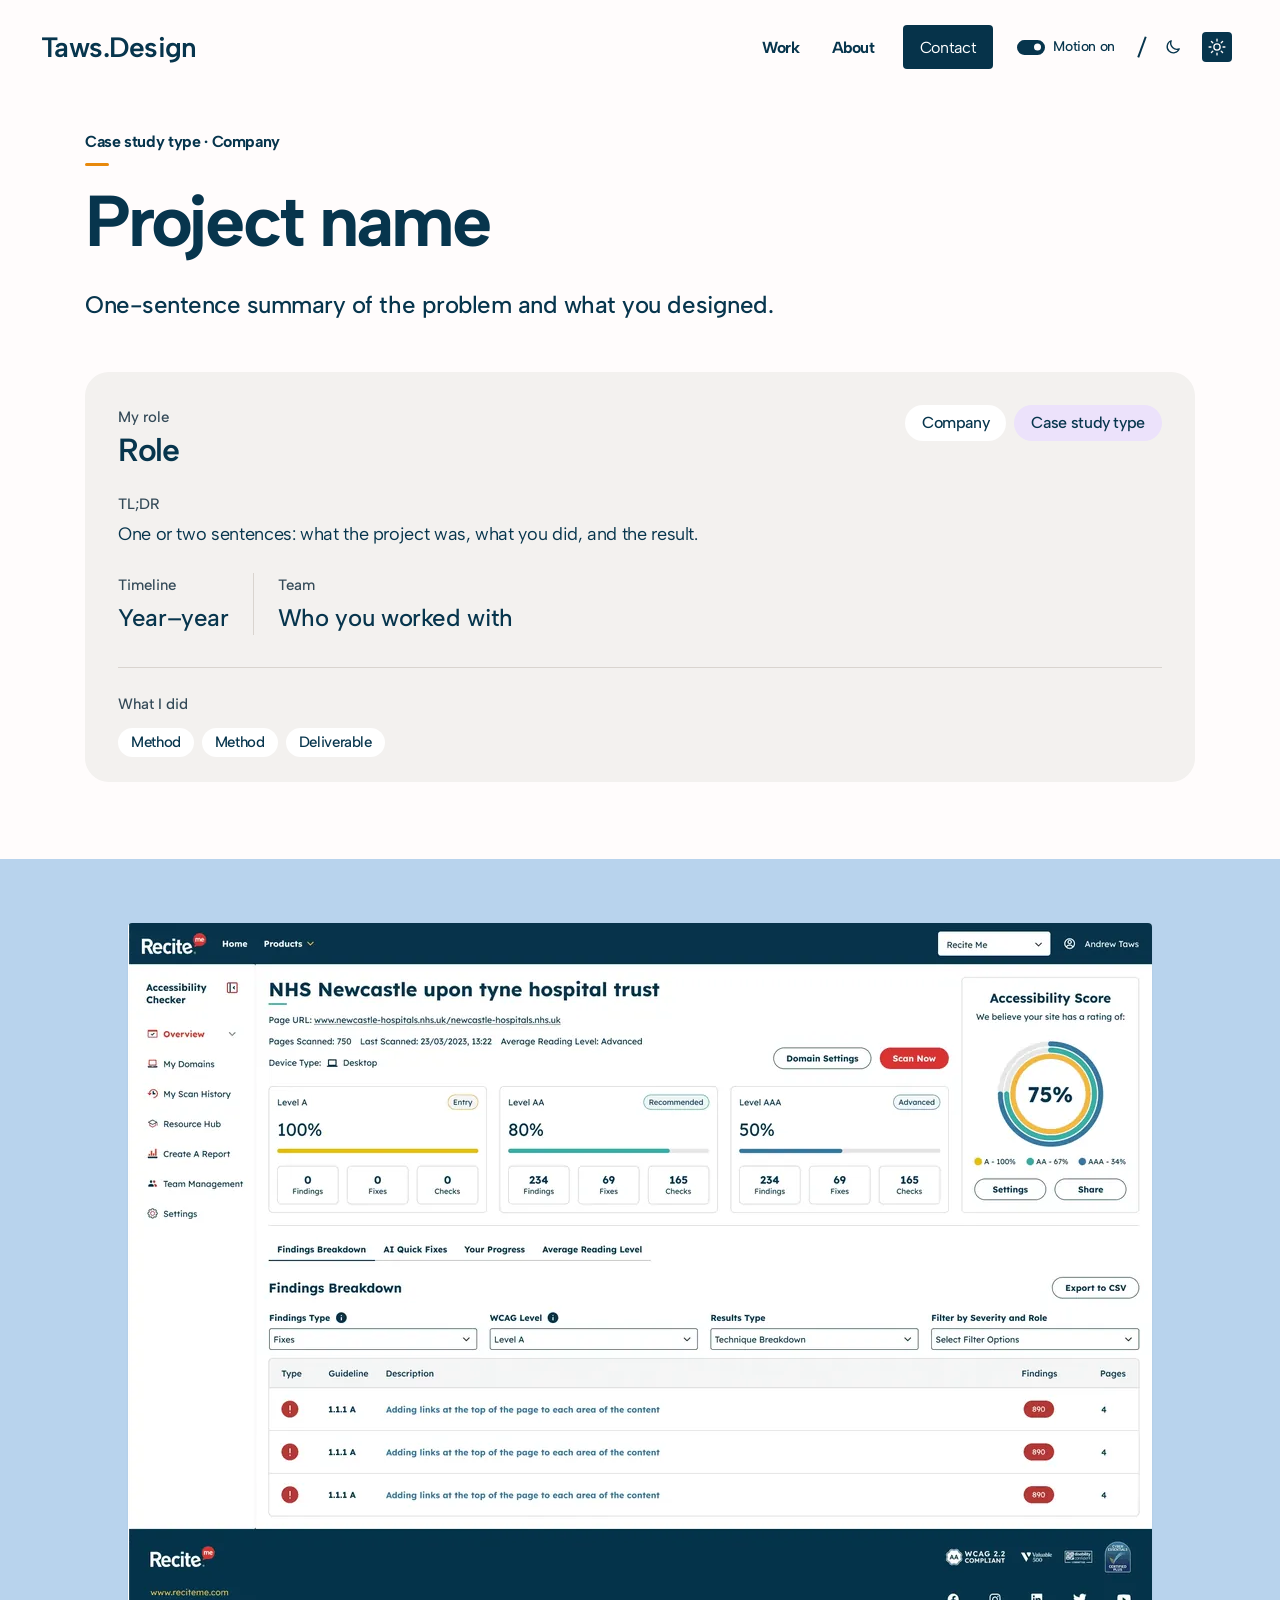
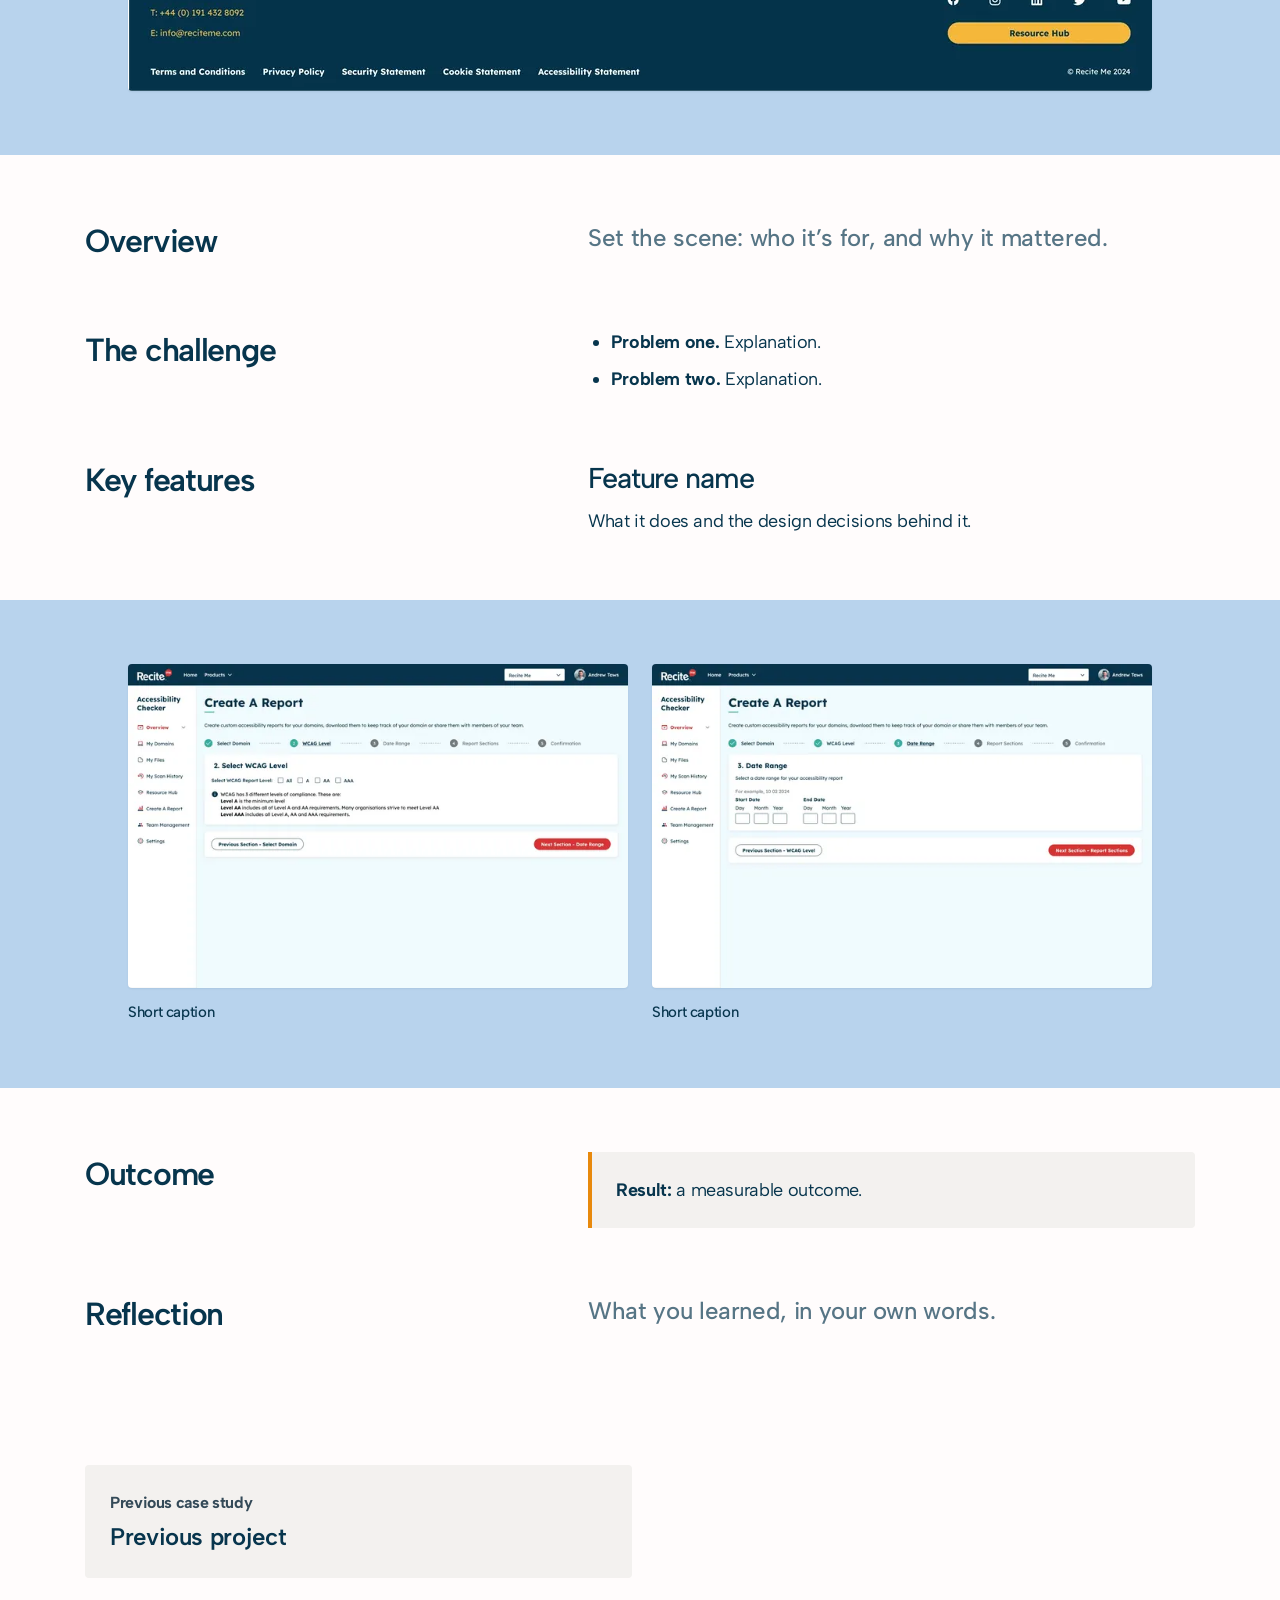
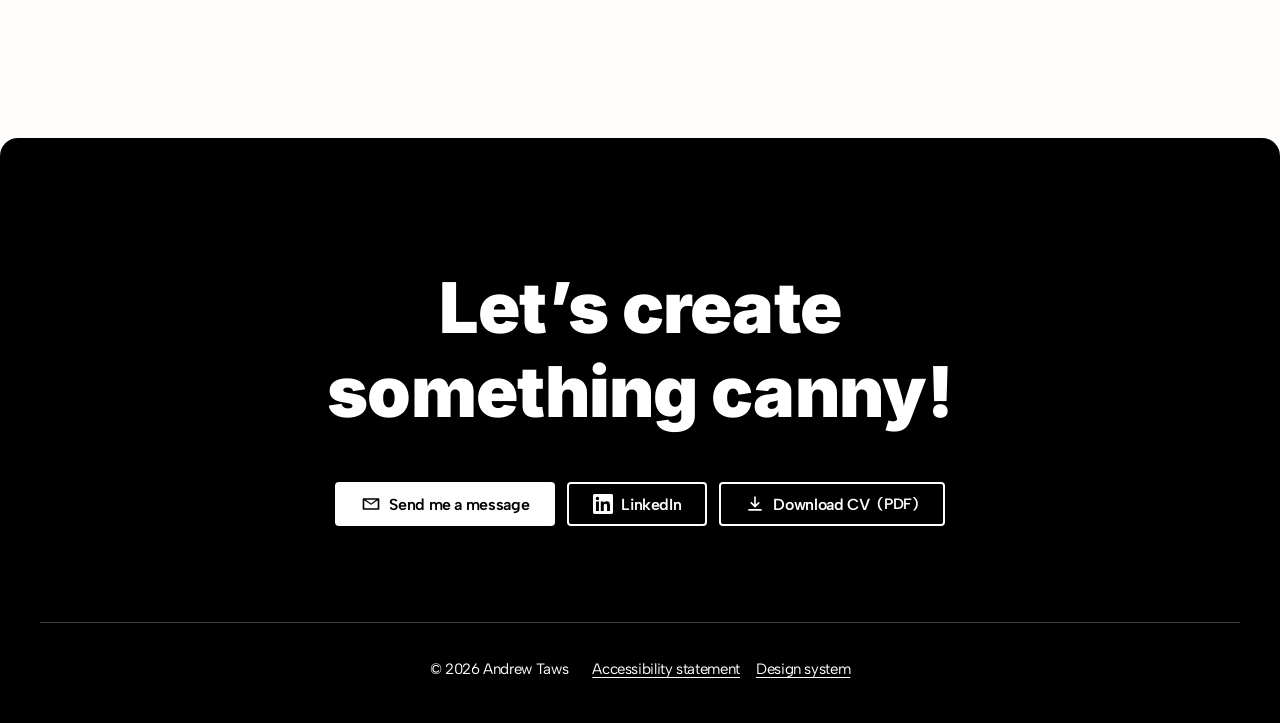
<file: templates/case-study.html>
<!doctype html>
<html lang="en-GB">
<head>
  <meta charset="utf-8">
  <meta name="robots" content="noindex">
  <meta name="viewport" content="width=device-width, initial-scale=1">
  <script>(function(d){d.classList.add("js");try{if(localStorage.getItem("motion")==="paused")d.classList.add("motion-paused");var t=localStorage.getItem("theme");if(t==="dark"||t==="light")d.setAttribute("data-theme",t)}catch(e){}})(document.documentElement)</script>
  <title>Project name – Case Study | Andrew Taws</title>
  <meta name="description" content="Template: replace with a one-sentence page description.">
  <link rel="canonical" href="https://andrewtaws.co.uk/templates/case-study">

  <meta property="og:type" content="website">
  <meta property="og:site_name" content="Taws.Design">
  <meta property="og:title" content="Project name – Case Study | Andrew Taws">
  <meta property="og:description" content="Template: replace with a one-sentence page description.">
  <meta property="og:url" content="https://andrewtaws.co.uk/templates/case-study">
  <meta property="og:image" content="https://andrewtaws.co.uk/assets/images/og-image.jpg">
  <meta property="og:image:width" content="1200">
  <meta property="og:image:height" content="630">
  <meta property="og:image:alt" content="Andrew Taws, Lead UX Product Designer">
  <meta name="twitter:card" content="summary_large_image">

  <link rel="icon" href="../favicon.ico" sizes="any">
  <link rel="icon" href="../favicon-32.png" type="image/png" sizes="32x32">
  <link rel="apple-touch-icon" href="../apple-touch-icon.png">
  <link rel="manifest" href="../site.webmanifest">
  <meta name="theme-color" content="#fffcfc" media="(prefers-color-scheme: light)">
  <meta name="theme-color" content="#0f1c25" media="(prefers-color-scheme: dark)">

  <link rel="preload" href="../assets/fonts/albert-sans-latin.woff2" as="font" type="font/woff2" crossorigin>
  <link rel="stylesheet" href="../assets/css/tokens.css?v=f3d131d7">
  <link rel="stylesheet" href="../assets/css/base.css?v=1dd6b6e0">
  <link rel="stylesheet" href="../assets/css/components.css?v=1c64df29">
  <script src="../assets/js/site.js?v=ac7a32ef" defer></script>
  <script src="../assets/js/scroll-reveal.js?v=4744df16" defer></script>
</head>
<body>
  <a class="skip-link" href="#main">Skip to main content</a>

  <header class="site-header">
    <div class="container site-header__inner">
      <a class="logo" href="../index.html">Taws.Design<span class="visually-hidden"> – home</span></a>
      <button class="nav-toggle" type="button" aria-expanded="false" aria-controls="site-nav-list">
        <svg class="nav-toggle__icon" viewBox="0 0 24 24" aria-hidden="true" focusable="false"><path class="nav-toggle__open" d="M3 6h18v2H3V6Zm0 5h18v2H3v-2Zm0 5h18v2H3v-2Z"/><path class="nav-toggle__close" d="m6.4 5 5.6 5.6L17.6 5 19 6.4 13.4 12l5.6 5.6-1.4 1.4-5.6-5.6L6.4 19 5 17.6l5.6-5.6L5 6.4 6.4 5Z"/></svg>
        <span class="visually-hidden">Menu</span>
      </button>
      <nav class="site-nav" aria-label="Main">
        <ul class="site-nav__list" id="site-nav-list">
          <li><a class="site-nav__link" href="../index.html#work">Work</a></li>
          <li><a class="site-nav__link" href="../about.html">About</a></li>
          <li><a class="site-nav__link site-nav__link--cta" href="../contact.html">Contact</a></li>
          <li class="site-nav__item--motion"><button class="motion-toggle" type="button" role="switch" aria-checked="true"><span class="motion-toggle__switch" aria-hidden="true"></span>Motion<span class="motion-toggle__state" aria-hidden="true">&nbsp;on</span></button></li>
          <li class="site-nav__item--theme"><div class="theme-picker" role="group" aria-label="Colour theme"><button class="theme-picker__btn" type="button" aria-pressed="false" data-theme-choice="dark"><svg class="theme-picker__icon" viewBox="0 0 24 24" aria-hidden="true" focusable="false"><path d="M19.5 14.2A7.5 7.5 0 0 1 9.8 4.5a7.5 7.5 0 1 0 9.7 9.7Z"/></svg><span class="visually-hidden">Dark mode</span></button><button class="theme-picker__btn" type="button" aria-pressed="false" data-theme-choice="light"><svg class="theme-picker__icon" viewBox="0 0 24 24" aria-hidden="true" focusable="false"><circle cx="12" cy="12" r="3.75"/><path d="M12 2.5v2.25M12 19.25v2.25M2.5 12h2.25M19.25 12h2.25M5.3 5.3l1.6 1.6M17.1 17.1l1.6 1.6M5.3 18.7l1.6-1.6M17.1 6.9l1.6-1.6"/></svg><span class="visually-hidden">Light mode</span></button></div></li>
        </ul>
      </nav>
    </div>
  </header>

  <main id="main" tabindex="-1">
    <!--
      TEMPLATE: case study
      1. Copy this file into work/ (paths already use ../).
      2. Update <title>, description, canonical and og:url. Remove the robots noindex tag.
      3. Replace the placeholder content. Delete any section you don't need.
      4. Add a card for it to index.html and update the pager links on its neighbours.
    -->
    <article>
      <div class="container container--narrow">
        <header class="case-hero">
          <p class="eyebrow" data-reveal="intro-chars">Case study type · Company</p>
          <h1 data-reveal="intro-words" data-reveal-delay="0.3">Project name</h1>
          <p class="lead">One-sentence summary of the problem and what you designed.</p>
        </header>

        <div data-reveal class="case-summary" role="group" aria-label="Project summary">
          <div class="case-summary__body">
            <div class="case-summary__head">
              <dl>
                <dt class="case-summary__label">My role</dt>
                <dd class="case-summary__title">Role</dd>
              </dl>
              <ul class="pill-list" aria-label="Company and project type">
                <li class="pill">Company</li>
                <li class="pill pill--accent">Case study type</li>
              </ul>
            </div>
            <dl class="case-summary__tldr">
              <dt class="case-summary__label"><span aria-hidden="true">TL;DR</span><span class="visually-hidden">Summary</span></dt>
              <dd>One or two sentences: what the project was, what you did, and the result.</dd>
            </dl>
            <dl class="case-summary__facts">
              <div class="case-summary__fact">
                <dt class="case-summary__label">Timeline</dt>
                <dd>Year–year</dd>
              </div>
              <div class="case-summary__fact">
                <dt class="case-summary__label">Team</dt>
                <dd>Who you worked with</dd>
              </div>
            </dl>
          </div>
          <dl class="case-summary__foot">
            <dt class="case-summary__label">What I did</dt>
            <dd>
              <ul class="pill-list">
                <li class="pill pill--sm">Method</li>
                <li class="pill pill--sm">Method</li>
                <li class="pill pill--sm">Deliverable</li>
              </ul>
            </dd>
          </dl>
        </div>
      </div>

      <div class="media-band" data-reveal>
        <div class="container">
          <figure class="figure figure--hero">
            <img srcset="../assets/images/shared/checker-dashboard-640.webp 640w, ../assets/images/shared/checker-dashboard-1024.webp 1024w, ../assets/images/shared/checker-dashboard-1440.webp 1440w, ../assets/images/shared/checker-dashboard.webp 1915w" sizes="(min-width: 70em) 1024px, 92vw" src="../assets/images/shared/checker-dashboard.webp" width="1915" height="1436" alt="Describe the hero screenshot" fetchpriority="high">
          </figure>
        </div>
      </div>

      <div class="container container--narrow">
        <section class="split" data-reveal>
          <h2 class="split__heading">Overview</h2>
          <div class="prose prose--lead">
            <p data-reveal="highlight">Set the scene: who it’s for, and why it mattered.</p>
          </div>
        </section>

        <section class="split" data-reveal>
          <h2 class="split__heading">The challenge</h2>
          <div class="prose">
            <ul>
              <li><strong>Problem one.</strong> Explanation.</li>
              <li><strong>Problem two.</strong> Explanation.</li>
            </ul>
          </div>
        </section>

        <section class="split" data-reveal>
          <h2 class="split__heading">Key features</h2>
          <div class="prose">
            <h3>Feature name</h3>
            <p>What it does and the design decisions behind it.</p>
          </div>
        </section>
      </div>

      <div class="media-band" data-reveal>
        <div class="container">
          <ul class="gallery gallery--2">
            <li>
              <figure class="figure">
                <img srcset="../assets/images/checker/checker-12-report-wcag-level-640.webp 640w, ../assets/images/checker/checker-12-report-wcag-level-1024.webp 1024w, ../assets/images/checker/checker-12-report-wcag-level-1440.webp 1440w, ../assets/images/checker/checker-12-report-wcag-level.webp 1728w" sizes="(min-width: 70em) 500px, (min-width: 40em) 46vw, 92vw" src="../assets/images/checker/checker-12-report-wcag-level.webp" width="1728" height="1117" alt="Describe the screenshot" loading="lazy" decoding="async">
                <figcaption>Short caption</figcaption>
              </figure>
            </li>
            <li>
              <figure class="figure">
                <img srcset="../assets/images/checker/checker-13-report-date-range-640.webp 640w, ../assets/images/checker/checker-13-report-date-range-1024.webp 1024w, ../assets/images/checker/checker-13-report-date-range-1440.webp 1440w, ../assets/images/checker/checker-13-report-date-range.webp 1728w" sizes="(min-width: 70em) 500px, (min-width: 40em) 46vw, 92vw" src="../assets/images/checker/checker-13-report-date-range.webp" width="1728" height="1117" alt="Describe the screenshot" loading="lazy" decoding="async">
                <figcaption>Short caption</figcaption>
              </figure>
            </li>
          </ul>
        </div>
      </div>

      <div class="container container--narrow">
        <section class="split" data-reveal>
          <h2 class="split__heading">Outcome</h2>
          <div class="prose">
            <div class="callout"><p><strong>Result:</strong> a measurable outcome.</p></div>
          </div>
        </section>

        <section class="split" data-reveal>
          <h2 class="split__heading">Reflection</h2>
          <div class="prose prose--lead">
            <p data-reveal="highlight">What you learned, in your own words.</p>
          </div>
        </section>

        <nav data-reveal class="pager" aria-label="Case studies">
          <ul class="pager__list">
            <li class="pager__item--prev">
              <a class="pager__link" href="../work/client-portal.html" rel="prev">
                <span class="pager__label">Previous case study</span>
                <span class="pager__title">Previous project</span>
              </a>
            </li>
          </ul>
        </nav>
      </div>
    </article>
  </main>

  <footer class="site-footer on-dark">
    <div class="container">
      <h2 class="site-footer__title" data-reveal="words">Let’s create something canny!</h2>
      <ul class="cluster site-footer__actions">
        <li><a class="btn btn--inverse" href="../contact.html">
          <svg class="btn__icon" viewBox="0 0 24 24" aria-hidden="true" focusable="false"><path d="M3 5h18a1 1 0 0 1 1 1v12a1 1 0 0 1-1 1H3a1 1 0 0 1-1-1V6a1 1 0 0 1 1-1Zm1 2.4V17h16V7.4l-7.4 5.2a1 1 0 0 1-1.2 0L4 7.4ZM5.9 7l6.1 4.3L18.1 7H5.9Z"/></svg>
          Send me a message</a></li>
        <li><a class="btn btn--ghost-inverse" href="https://www.linkedin.com/in/andrewtaws/" target="_blank" rel="noopener" aria-label="LinkedIn (opens in a new tab)">
          <svg class="btn__icon" viewBox="0 0 24 24" aria-hidden="true" focusable="false"><path d="M20.45 20.45h-3.56v-5.57c0-1.33-.02-3.04-1.85-3.04-1.85 0-2.14 1.45-2.14 2.94v5.67H9.35V9h3.41v1.56h.05c.48-.9 1.64-1.85 3.37-1.85 3.6 0 4.27 2.37 4.27 5.46v6.28ZM5.34 7.43a2.06 2.06 0 1 1 0-4.13 2.06 2.06 0 0 1 0 4.13ZM7.12 20.45H3.56V9h3.56v11.45ZM22.22 0H1.77C.79 0 0 .77 0 1.73v20.54C0 23.23.79 24 1.77 24h20.45c.98 0 1.78-.77 1.78-1.73V1.73C24 .77 23.2 0 22.22 0Z"/></svg>
          LinkedIn</a></li>
        <li><a class="btn btn--ghost-inverse" href="../assets/files/andrew-taws-cv.pdf">
          <svg class="btn__icon" viewBox="0 0 24 24" aria-hidden="true" focusable="false"><path d="M11 3h2v9.6l3.3-3.3 1.4 1.4L12 16.4l-5.7-5.7 1.4-1.4 3.3 3.3V3ZM4 18h16v2H4v-2Z"/></svg>
          Download CV <span class="text-sm">(PDF)</span></a></li>
      </ul>
      <div class="site-footer__meta">
        <p>© 2026 Andrew Taws</p>
        <nav aria-label="Footer">
          <ul>
            <li><a href="../accessibility.html">Accessibility statement</a></li>
            <li><a href="../design-system.html">Design system</a></li>
          </ul>
        </nav>
      </div>
    </div>
  </footer>
</body>
</html>
</file>
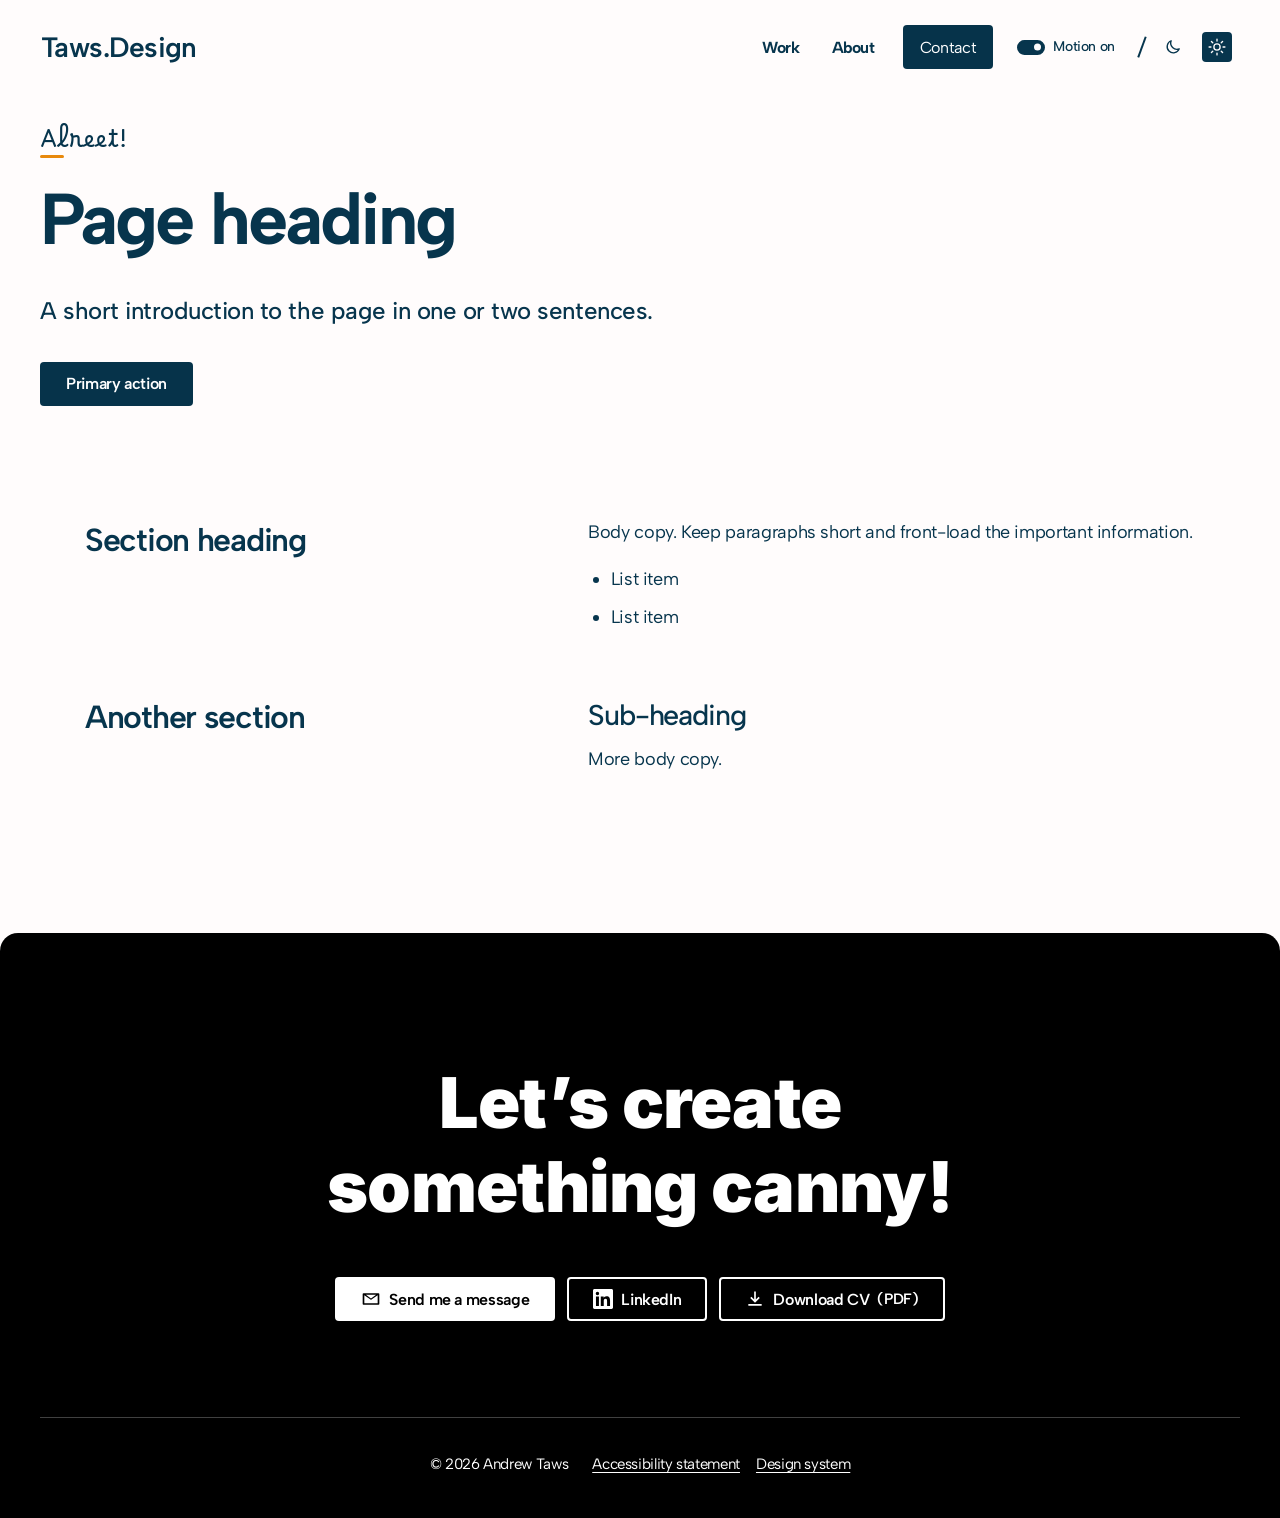
<file: templates/page.html>
<!doctype html>
<html lang="en-GB">
<head>
  <meta charset="utf-8">
  <meta name="robots" content="noindex">
  <meta name="viewport" content="width=device-width, initial-scale=1">
  <script>(function(d){d.classList.add("js");try{if(localStorage.getItem("motion")==="paused")d.classList.add("motion-paused");var t=localStorage.getItem("theme");if(t==="dark"||t==="light")d.setAttribute("data-theme",t)}catch(e){}})(document.documentElement)</script>
  <title>Page title – Andrew Taws</title>
  <meta name="description" content="Template: replace with a one-sentence page description.">
  <link rel="canonical" href="https://andrewtaws.co.uk/templates/page">

  <meta property="og:type" content="website">
  <meta property="og:site_name" content="Taws.Design">
  <meta property="og:title" content="Page title – Andrew Taws">
  <meta property="og:description" content="Template: replace with a one-sentence page description.">
  <meta property="og:url" content="https://andrewtaws.co.uk/templates/page">
  <meta property="og:image" content="https://andrewtaws.co.uk/assets/images/og-image.jpg">
  <meta property="og:image:width" content="1200">
  <meta property="og:image:height" content="630">
  <meta property="og:image:alt" content="Andrew Taws, Lead UX Product Designer">
  <meta name="twitter:card" content="summary_large_image">

  <link rel="icon" href="../favicon.ico" sizes="any">
  <link rel="icon" href="../favicon-32.png" type="image/png" sizes="32x32">
  <link rel="apple-touch-icon" href="../apple-touch-icon.png">
  <link rel="manifest" href="../site.webmanifest">
  <meta name="theme-color" content="#fffcfc" media="(prefers-color-scheme: light)">
  <meta name="theme-color" content="#0f1c25" media="(prefers-color-scheme: dark)">

  <link rel="preload" href="../assets/fonts/albert-sans-latin.woff2" as="font" type="font/woff2" crossorigin>
  <link rel="stylesheet" href="../assets/css/tokens.css?v=f3d131d7">
  <link rel="stylesheet" href="../assets/css/base.css?v=1dd6b6e0">
  <link rel="stylesheet" href="../assets/css/components.css?v=1c64df29">
  <script src="../assets/js/site.js?v=ac7a32ef" defer></script>
  <script src="../assets/js/scroll-reveal.js?v=4744df16" defer></script>
</head>
<body>
  <a class="skip-link" href="#main">Skip to main content</a>

  <header class="site-header">
    <div class="container site-header__inner">
      <a class="logo" href="../index.html">Taws.Design<span class="visually-hidden"> – home</span></a>
      <button class="nav-toggle" type="button" aria-expanded="false" aria-controls="site-nav-list">
        <svg class="nav-toggle__icon" viewBox="0 0 24 24" aria-hidden="true" focusable="false"><path class="nav-toggle__open" d="M3 6h18v2H3V6Zm0 5h18v2H3v-2Zm0 5h18v2H3v-2Z"/><path class="nav-toggle__close" d="m6.4 5 5.6 5.6L17.6 5 19 6.4 13.4 12l5.6 5.6-1.4 1.4-5.6-5.6L6.4 19 5 17.6l5.6-5.6L5 6.4 6.4 5Z"/></svg>
        <span class="visually-hidden">Menu</span>
      </button>
      <nav class="site-nav" aria-label="Main">
        <ul class="site-nav__list" id="site-nav-list">
          <li><a class="site-nav__link" href="../index.html#work">Work</a></li>
          <li><a class="site-nav__link" href="../about.html">About</a></li>
          <li><a class="site-nav__link site-nav__link--cta" href="../contact.html">Contact</a></li>
          <li class="site-nav__item--motion"><button class="motion-toggle" type="button" role="switch" aria-checked="true"><span class="motion-toggle__switch" aria-hidden="true"></span>Motion<span class="motion-toggle__state" aria-hidden="true">&nbsp;on</span></button></li>
          <li class="site-nav__item--theme"><div class="theme-picker" role="group" aria-label="Colour theme"><button class="theme-picker__btn" type="button" aria-pressed="false" data-theme-choice="dark"><svg class="theme-picker__icon" viewBox="0 0 24 24" aria-hidden="true" focusable="false"><path d="M19.5 14.2A7.5 7.5 0 0 1 9.8 4.5a7.5 7.5 0 1 0 9.7 9.7Z"/></svg><span class="visually-hidden">Dark mode</span></button><button class="theme-picker__btn" type="button" aria-pressed="false" data-theme-choice="light"><svg class="theme-picker__icon" viewBox="0 0 24 24" aria-hidden="true" focusable="false"><circle cx="12" cy="12" r="3.75"/><path d="M12 2.5v2.25M12 19.25v2.25M2.5 12h2.25M19.25 12h2.25M5.3 5.3l1.6 1.6M17.1 17.1l1.6 1.6M5.3 18.7l1.6-1.6M17.1 6.9l1.6-1.6"/></svg><span class="visually-hidden">Light mode</span></button></div></li>
        </ul>
      </nav>
    </div>
  </header>

  <main id="main" tabindex="-1">
    <!--
      TEMPLATE: general content page
      1. Copy this file to where the page should live and fix the ../ paths.
      2. Update <title>, description, canonical and og:url. Remove the robots noindex tag.
      3. Replace the placeholder content below. See design-system.html for every component.
    -->
    <div class="container">
      <section class="hero">
        <div class="hero__content">
          <p class="greeting" data-reveal="intro-chars">Alreet!</p>
          <h1 data-reveal="intro-words" data-reveal-delay="0.3">Page heading</h1>
          <p class="lead">A short introduction to the page in one or two sentences.</p>
          <p class="hero__actions">
            <a class="btn btn--primary" href="../contact.html">Primary action</a>
          </p>
        </div>
      </section>
    </div>

    <div class="container container--narrow">
      <section class="split" data-reveal>
        <h2 class="split__heading">Section heading</h2>
        <div class="prose">
          <p>Body copy. Keep paragraphs short and front-load the important information.</p>
          <ul>
            <li>List item</li>
            <li>List item</li>
          </ul>
        </div>
      </section>

      <section class="split" data-reveal>
        <h2 class="split__heading">Another section</h2>
        <div class="prose">
          <h3>Sub-heading</h3>
          <p>More body copy.</p>
        </div>
      </section>
    </div>
  </main>

  <footer class="site-footer on-dark">
    <div class="container">
      <h2 class="site-footer__title" data-reveal="words">Let’s create something canny!</h2>
      <ul class="cluster site-footer__actions">
        <li><a class="btn btn--inverse" href="../contact.html">
          <svg class="btn__icon" viewBox="0 0 24 24" aria-hidden="true" focusable="false"><path d="M3 5h18a1 1 0 0 1 1 1v12a1 1 0 0 1-1 1H3a1 1 0 0 1-1-1V6a1 1 0 0 1 1-1Zm1 2.4V17h16V7.4l-7.4 5.2a1 1 0 0 1-1.2 0L4 7.4ZM5.9 7l6.1 4.3L18.1 7H5.9Z"/></svg>
          Send me a message</a></li>
        <li><a class="btn btn--ghost-inverse" href="https://www.linkedin.com/in/andrewtaws/" target="_blank" rel="noopener" aria-label="LinkedIn (opens in a new tab)">
          <svg class="btn__icon" viewBox="0 0 24 24" aria-hidden="true" focusable="false"><path d="M20.45 20.45h-3.56v-5.57c0-1.33-.02-3.04-1.85-3.04-1.85 0-2.14 1.45-2.14 2.94v5.67H9.35V9h3.41v1.56h.05c.48-.9 1.64-1.85 3.37-1.85 3.6 0 4.27 2.37 4.27 5.46v6.28ZM5.34 7.43a2.06 2.06 0 1 1 0-4.13 2.06 2.06 0 0 1 0 4.13ZM7.12 20.45H3.56V9h3.56v11.45ZM22.22 0H1.77C.79 0 0 .77 0 1.73v20.54C0 23.23.79 24 1.77 24h20.45c.98 0 1.78-.77 1.78-1.73V1.73C24 .77 23.2 0 22.22 0Z"/></svg>
          LinkedIn</a></li>
        <li><a class="btn btn--ghost-inverse" href="../assets/files/andrew-taws-cv.pdf">
          <svg class="btn__icon" viewBox="0 0 24 24" aria-hidden="true" focusable="false"><path d="M11 3h2v9.6l3.3-3.3 1.4 1.4L12 16.4l-5.7-5.7 1.4-1.4 3.3 3.3V3ZM4 18h16v2H4v-2Z"/></svg>
          Download CV <span class="text-sm">(PDF)</span></a></li>
      </ul>
      <div class="site-footer__meta">
        <p>© 2026 Andrew Taws</p>
        <nav aria-label="Footer">
          <ul>
            <li><a href="../accessibility.html">Accessibility statement</a></li>
            <li><a href="../design-system.html">Design system</a></li>
          </ul>
        </nav>
      </div>
    </div>
  </footer>
</body>
</html>
</file>
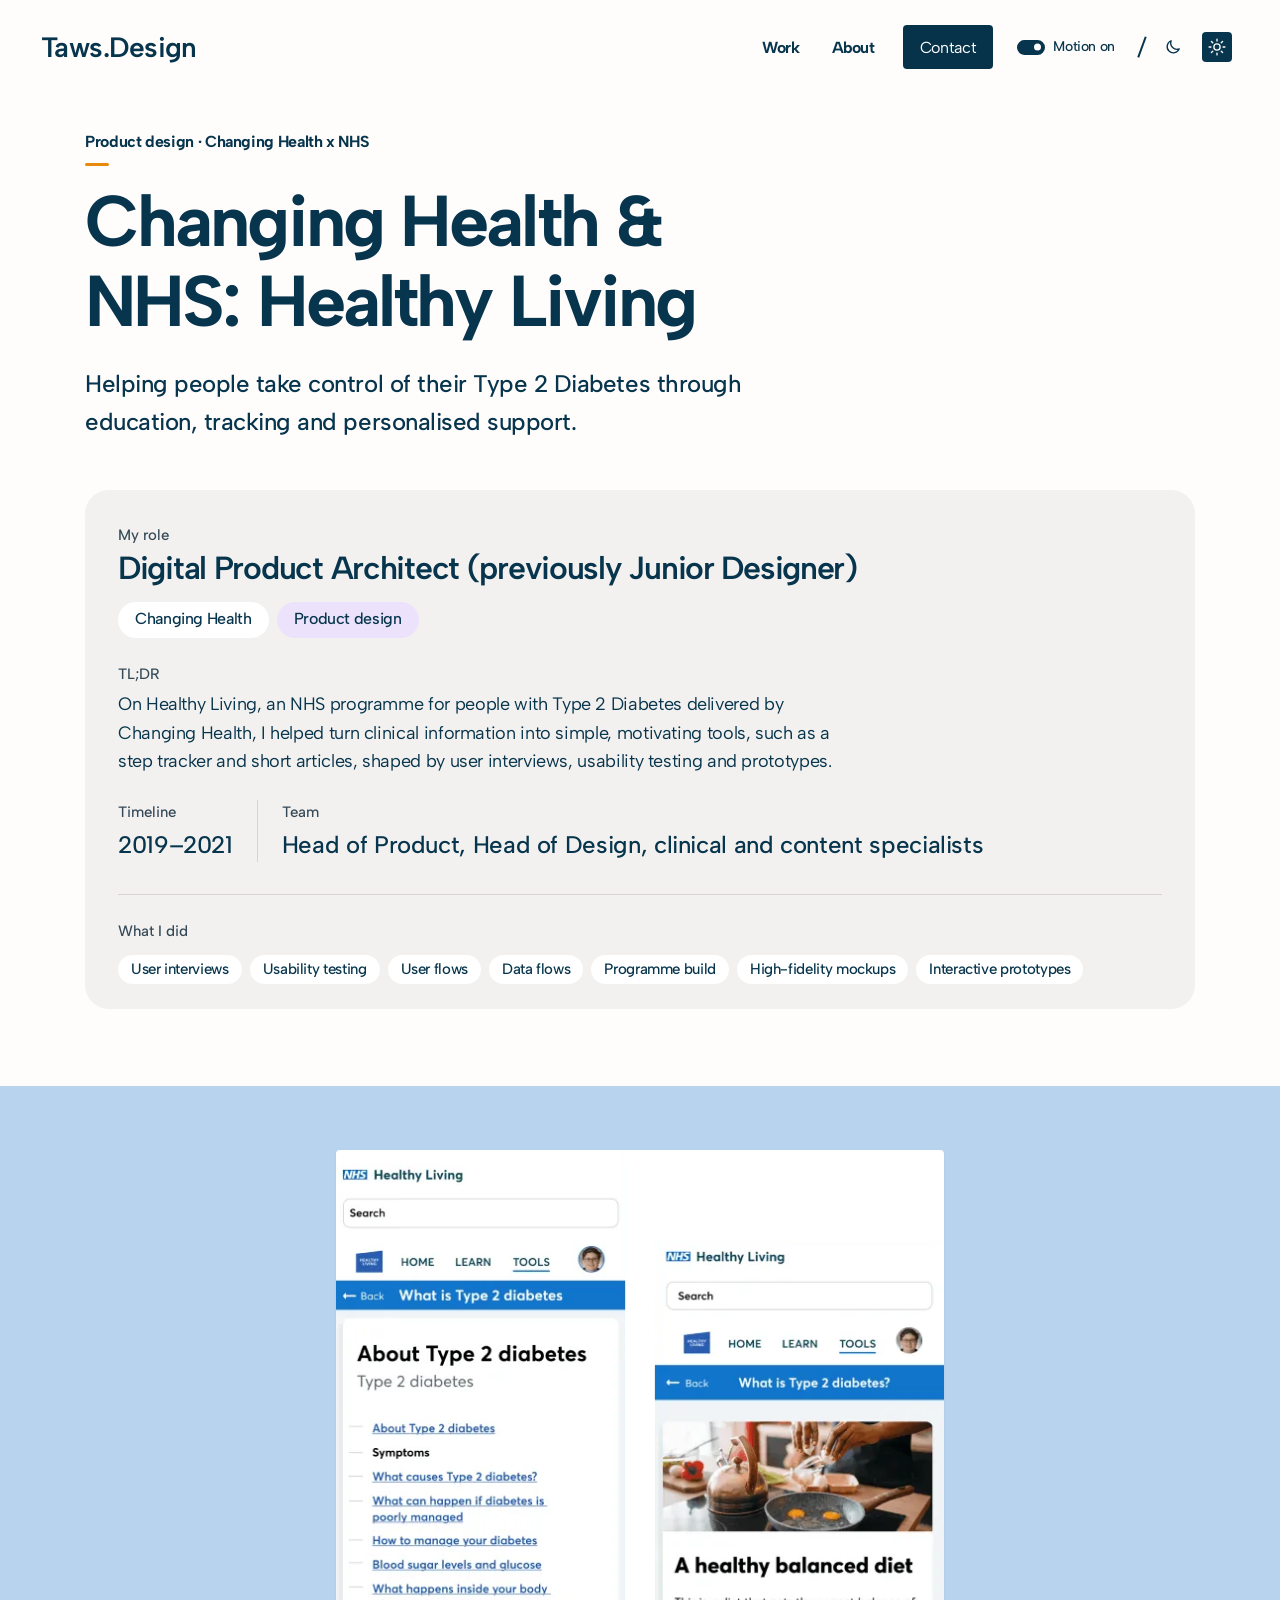
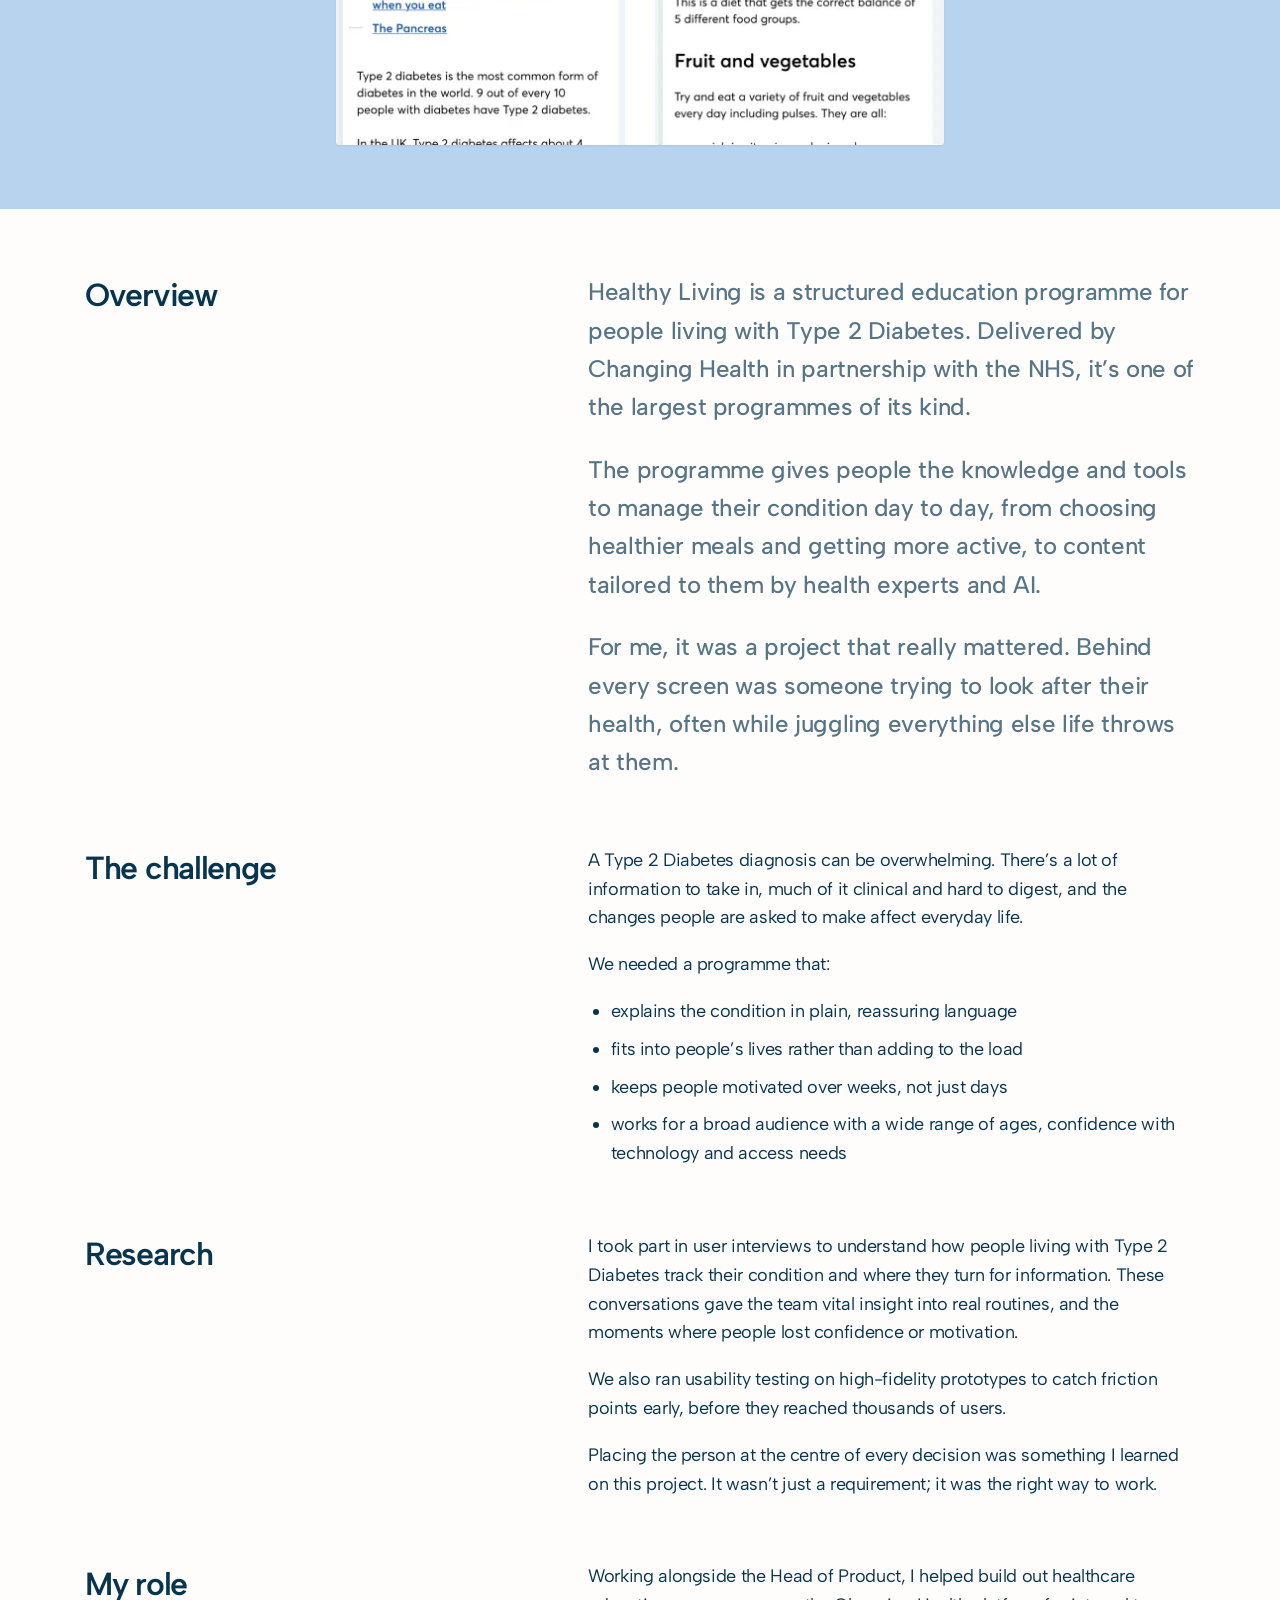
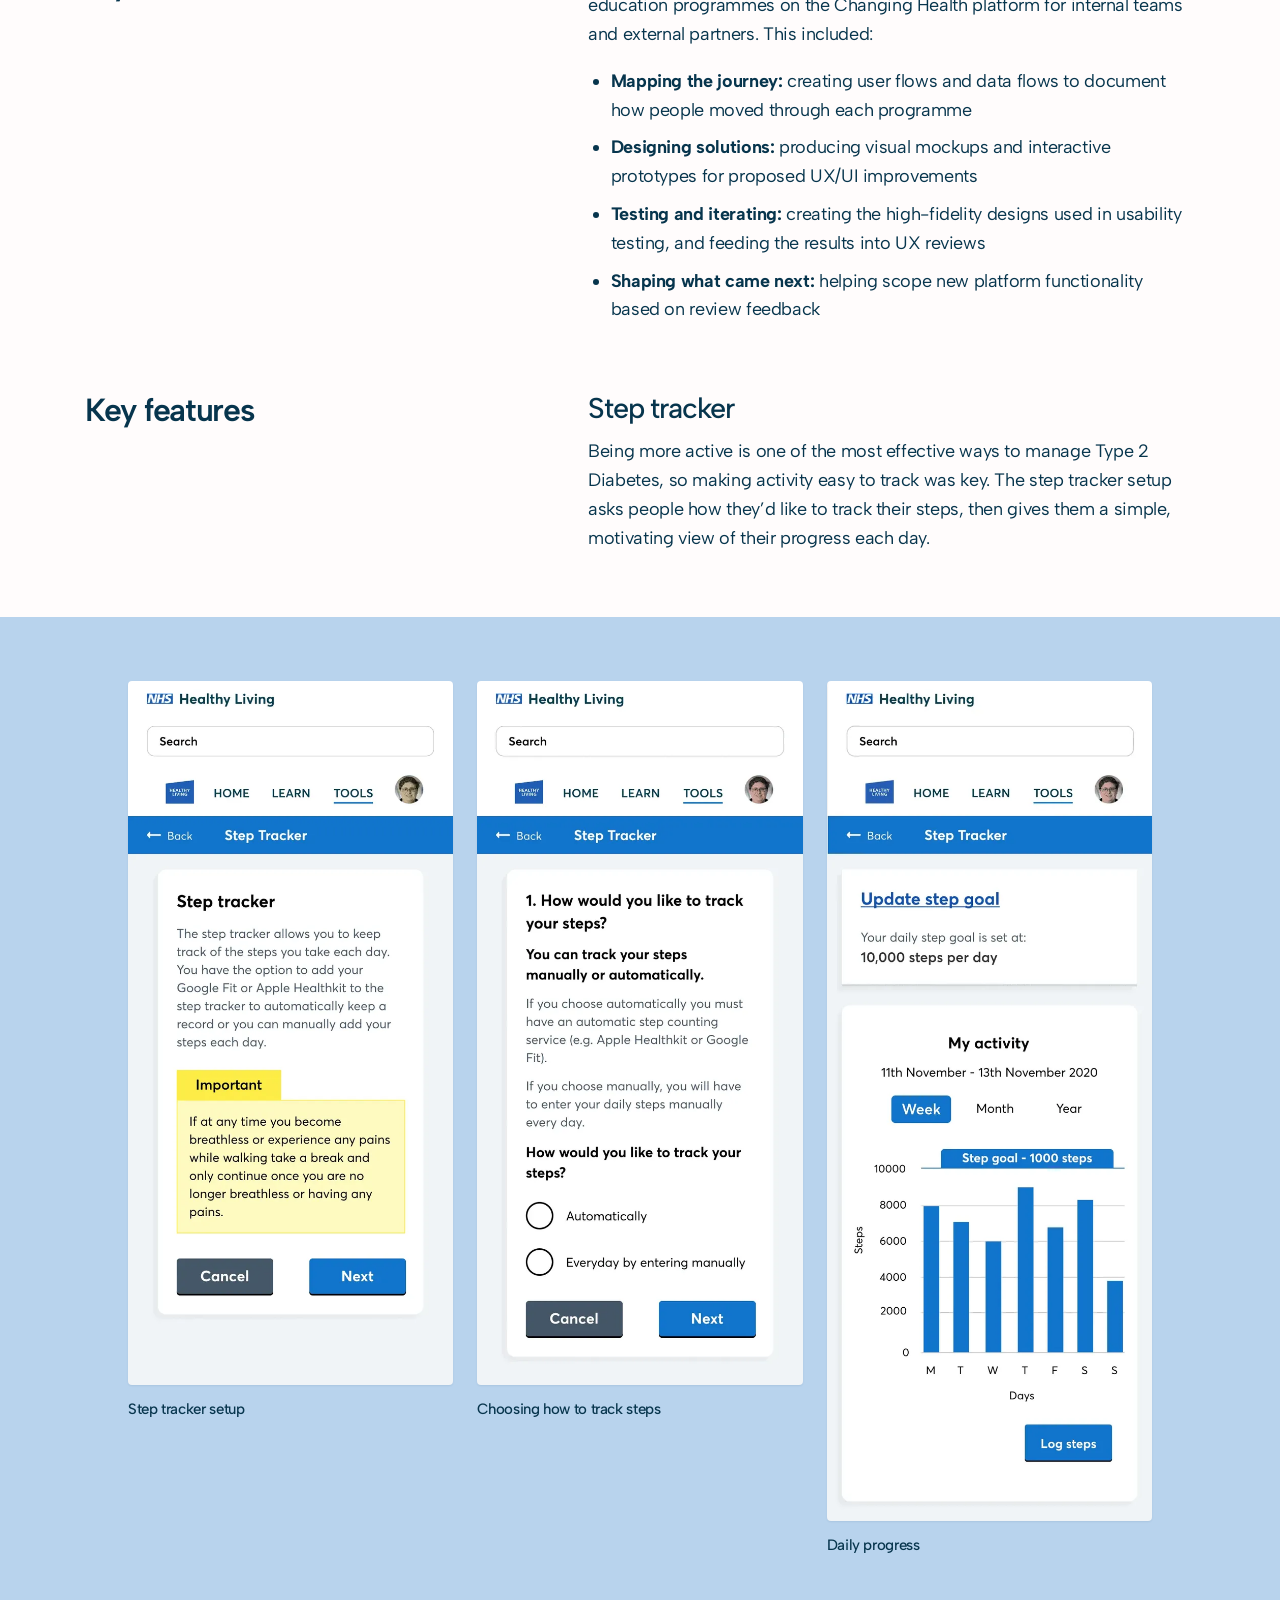
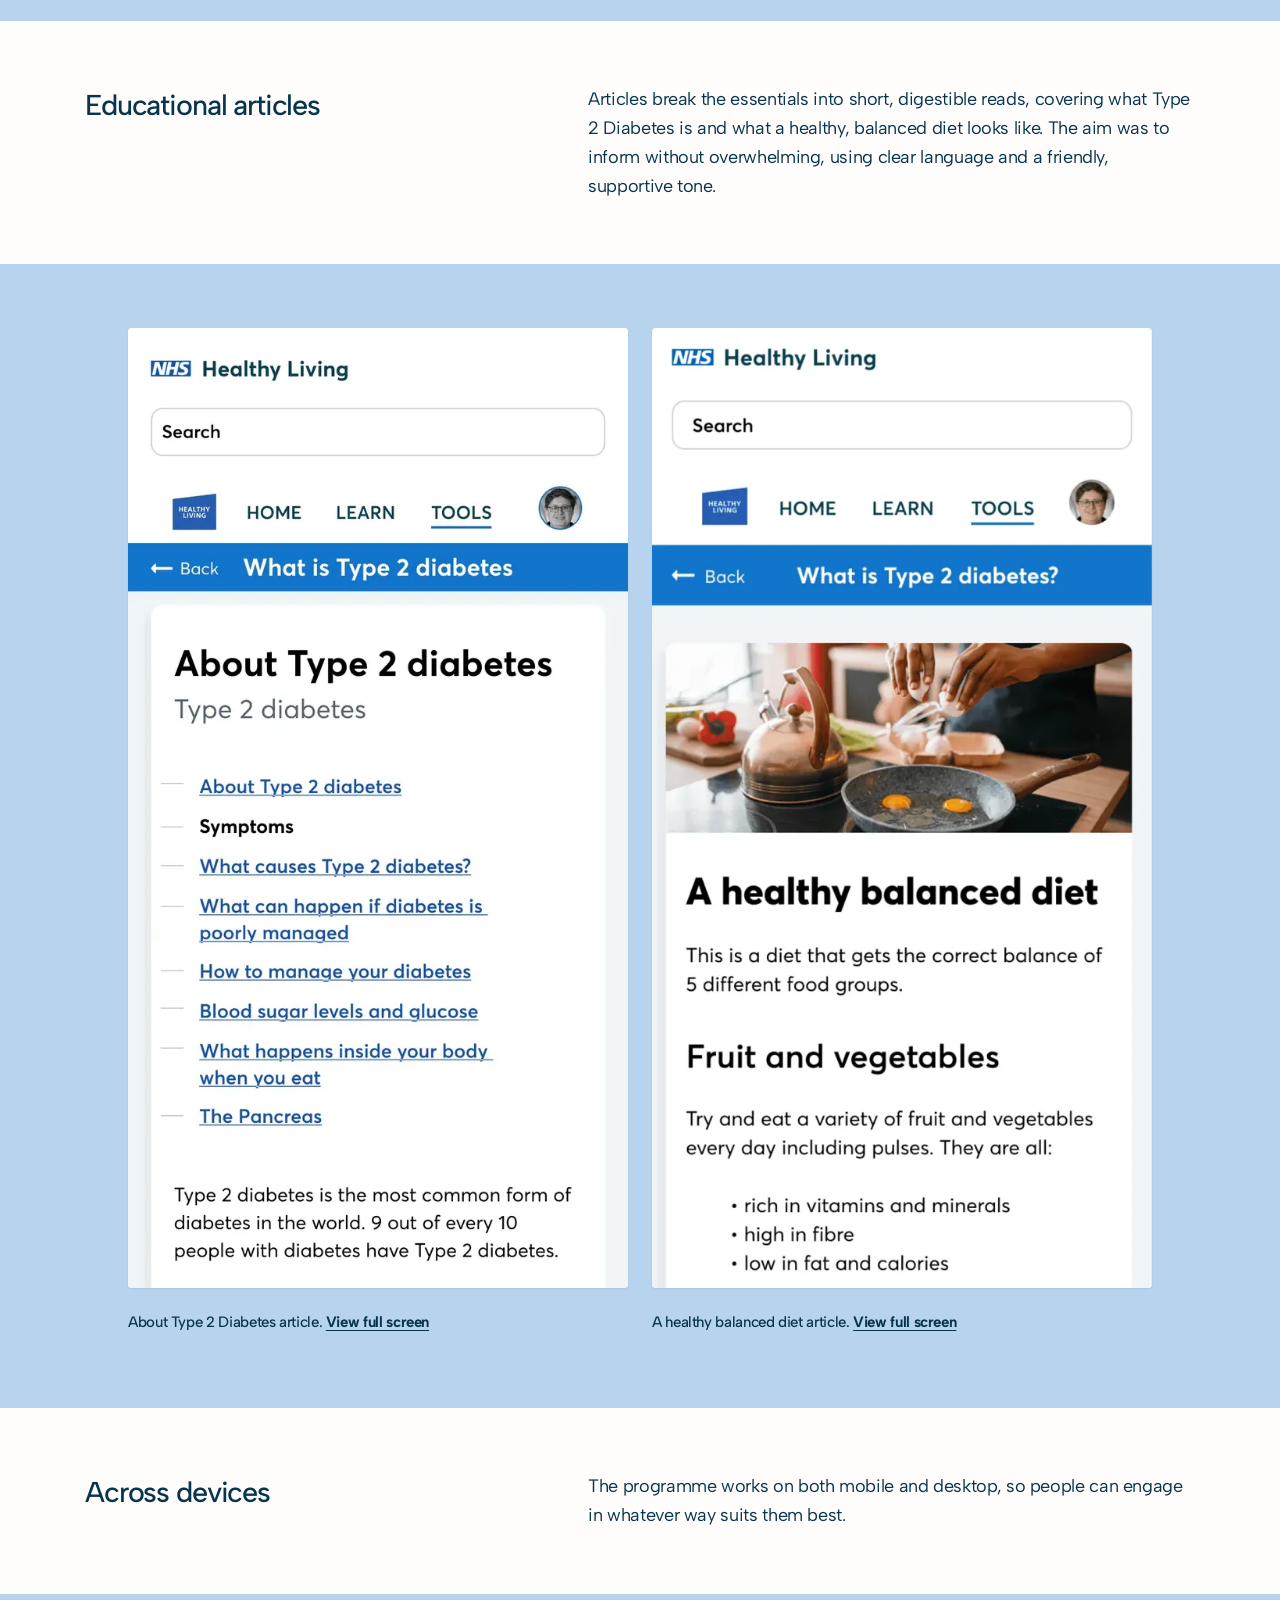
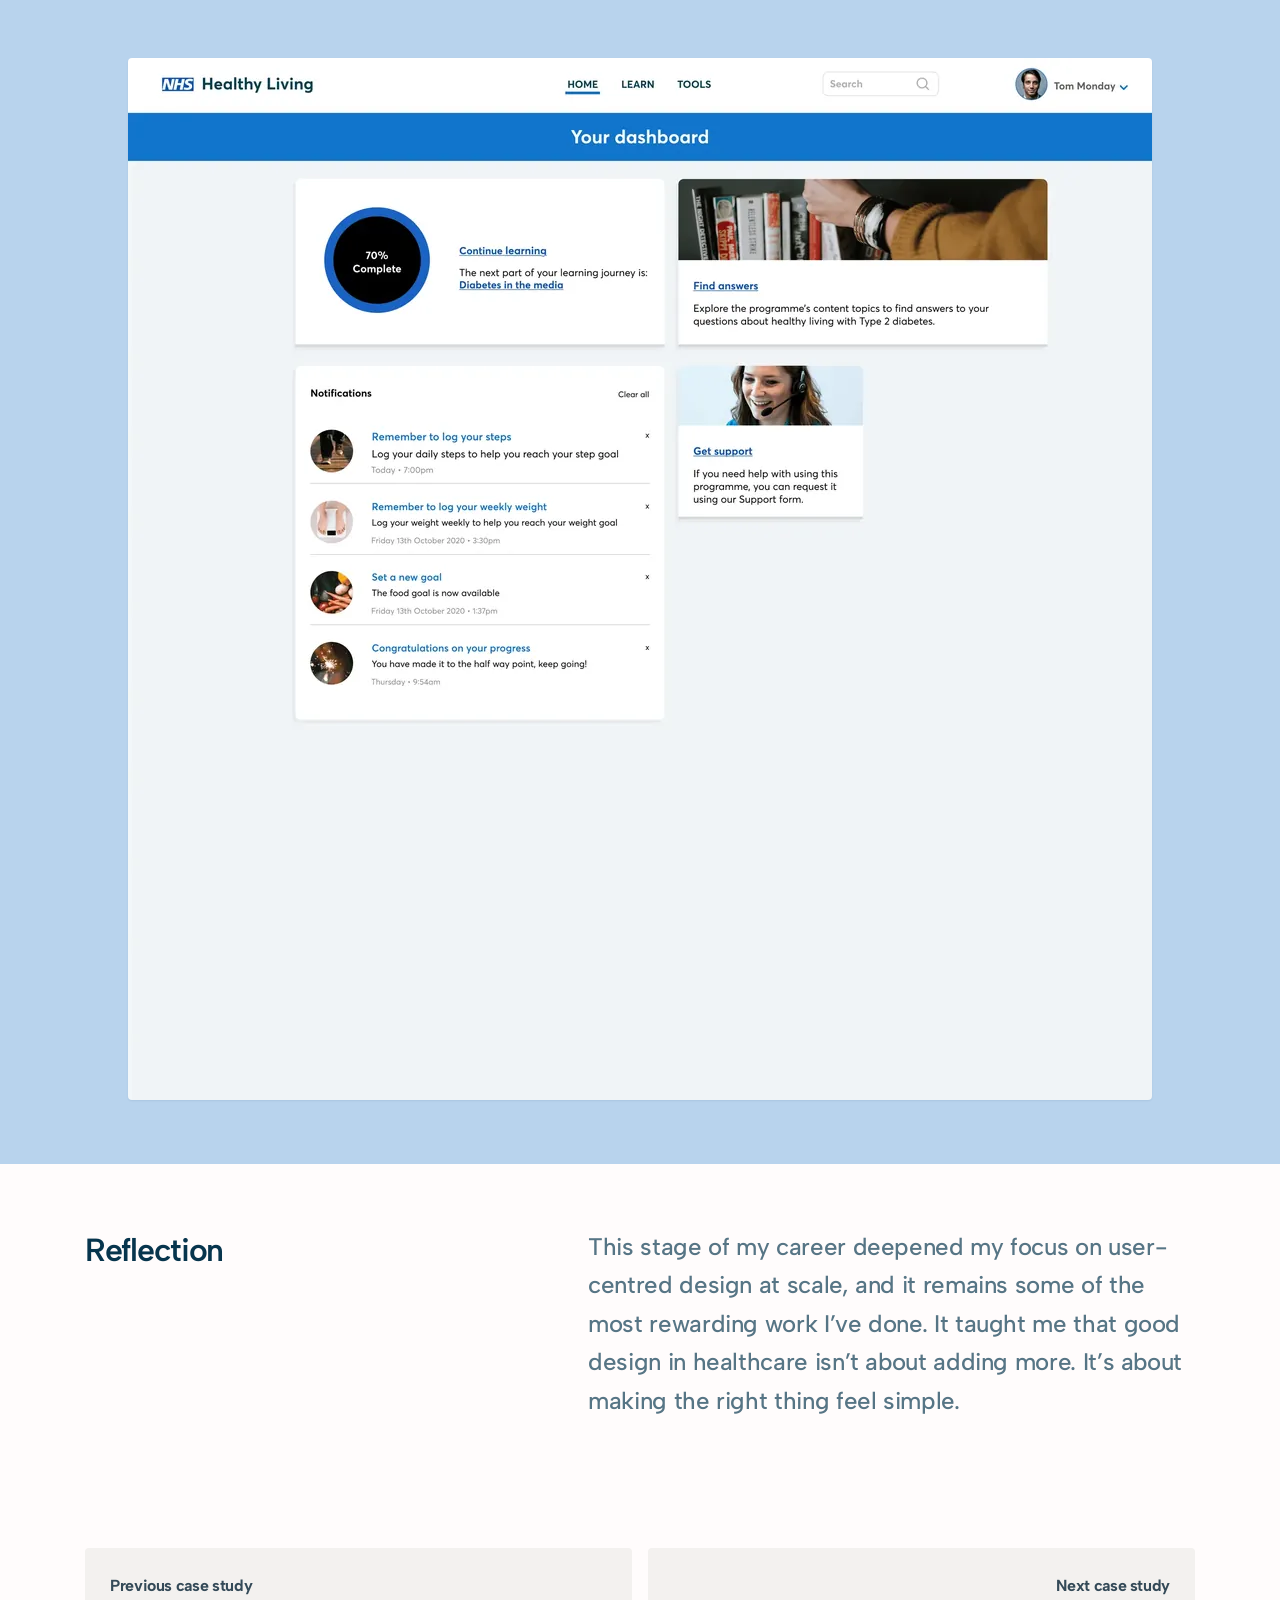
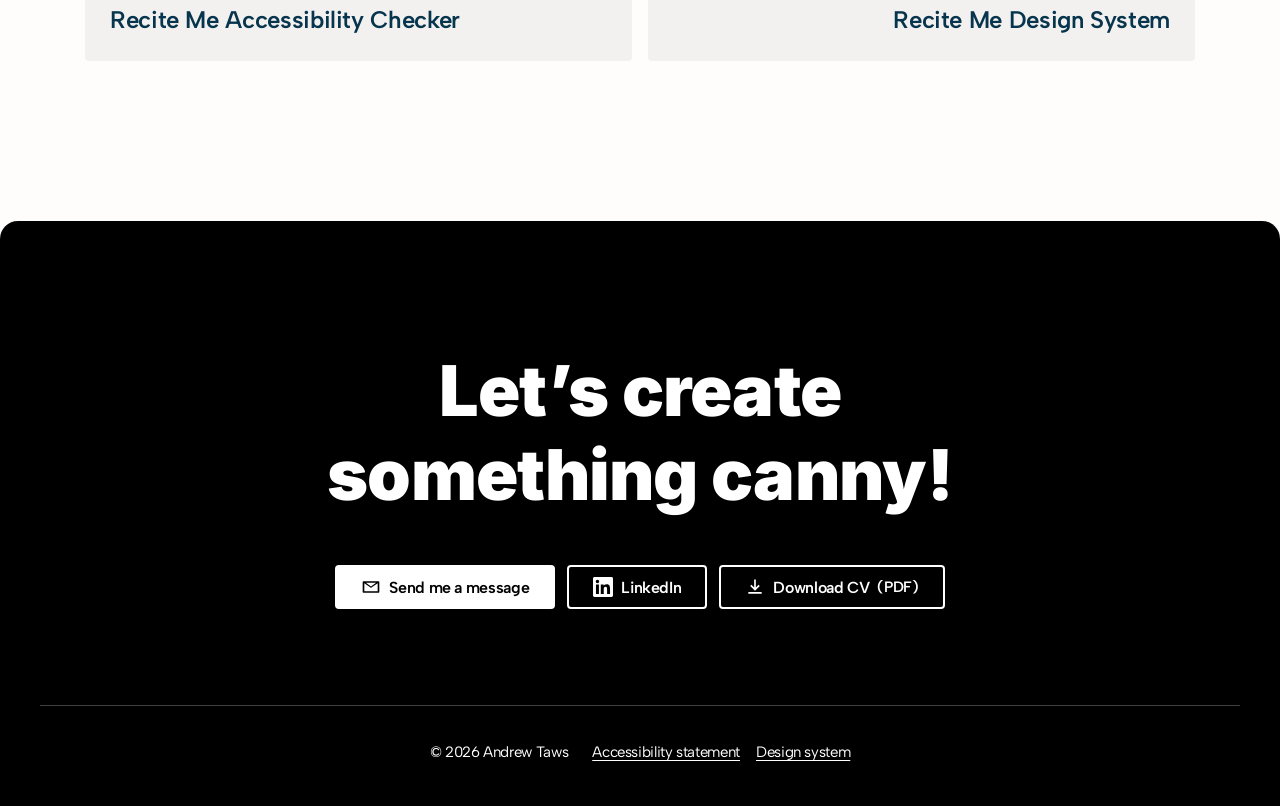
<file: work/changing-health.html>
<!doctype html>
<html lang="en-GB">
<head>
  <meta charset="utf-8">
  <meta name="viewport" content="width=device-width, initial-scale=1">
  <script>(function(d){d.classList.add("js");try{if(localStorage.getItem("motion")==="paused")d.classList.add("motion-paused");var t=localStorage.getItem("theme");if(t==="dark"||t==="light")d.setAttribute("data-theme",t)}catch(e){}})(document.documentElement)</script>
  <title>Changing Health &amp; NHS Healthy Living – Product Design Case Study | Andrew Taws</title>
  <meta name="description" content="Designing Healthy Living, an NHS programme helping people understand and manage Type 2 Diabetes through education, tracking and personalised support.">
  <link rel="canonical" href="https://andrewtaws.co.uk/work/changing-health">

  <meta property="og:type" content="article">
  <meta property="og:site_name" content="Taws.Design">
  <meta property="og:title" content="Changing Health &amp; NHS Healthy Living – Product Design Case Study | Andrew Taws">
  <meta property="og:description" content="Designing Healthy Living, an NHS programme helping people understand and manage Type 2 Diabetes through education, tracking and personalised support.">
  <meta property="og:url" content="https://andrewtaws.co.uk/work/changing-health">
  <meta property="og:image" content="https://andrewtaws.co.uk/assets/images/og-image.jpg">
  <meta property="og:image:width" content="1200">
  <meta property="og:image:height" content="630">
  <meta property="og:image:alt" content="Andrew Taws, Lead UX Product Designer">
  <meta name="twitter:card" content="summary_large_image">

  <link rel="icon" href="../favicon.ico" sizes="any">
  <link rel="icon" href="../favicon-32.png" type="image/png" sizes="32x32">
  <link rel="apple-touch-icon" href="../apple-touch-icon.png">
  <link rel="manifest" href="../site.webmanifest">
  <meta name="theme-color" content="#fffcfc" media="(prefers-color-scheme: light)">
  <meta name="theme-color" content="#0f1c25" media="(prefers-color-scheme: dark)">

  <link rel="preload" href="../assets/fonts/albert-sans-latin.woff2" as="font" type="font/woff2" crossorigin>
  <link rel="stylesheet" href="../assets/css/tokens.css?v=f3d131d7">
  <link rel="stylesheet" href="../assets/css/base.css?v=1dd6b6e0">
  <link rel="stylesheet" href="../assets/css/components.css?v=1c64df29">
  <script src="../assets/js/site.js?v=ac7a32ef" defer></script>
  <script src="../assets/js/scroll-reveal.js?v=4744df16" defer></script>
</head>
<body>
  <a class="skip-link" href="#main">Skip to main content</a>

  <header class="site-header">
    <div class="container site-header__inner">
      <a class="logo" href="../index.html">Taws.Design<span class="visually-hidden"> – home</span></a>
      <button class="nav-toggle" type="button" aria-expanded="false" aria-controls="site-nav-list">
        <svg class="nav-toggle__icon" viewBox="0 0 24 24" aria-hidden="true" focusable="false"><path class="nav-toggle__open" d="M3 6h18v2H3V6Zm0 5h18v2H3v-2Zm0 5h18v2H3v-2Z"/><path class="nav-toggle__close" d="m6.4 5 5.6 5.6L17.6 5 19 6.4 13.4 12l5.6 5.6-1.4 1.4-5.6-5.6L6.4 19 5 17.6l5.6-5.6L5 6.4 6.4 5Z"/></svg>
        <span class="visually-hidden">Menu</span>
      </button>
      <nav class="site-nav" aria-label="Main">
        <ul class="site-nav__list" id="site-nav-list">
          <li><a class="site-nav__link" href="../index.html#work">Work</a></li>
          <li><a class="site-nav__link" href="../about.html">About</a></li>
          <li><a class="site-nav__link site-nav__link--cta" href="../contact.html">Contact</a></li>
          <li class="site-nav__item--motion"><button class="motion-toggle" type="button" role="switch" aria-checked="true"><span class="motion-toggle__switch" aria-hidden="true"></span>Motion<span class="motion-toggle__state" aria-hidden="true">&nbsp;on</span></button></li>
          <li class="site-nav__item--theme"><div class="theme-picker" role="group" aria-label="Colour theme"><button class="theme-picker__btn" type="button" aria-pressed="false" data-theme-choice="dark"><svg class="theme-picker__icon" viewBox="0 0 24 24" aria-hidden="true" focusable="false"><path d="M19.5 14.2A7.5 7.5 0 0 1 9.8 4.5a7.5 7.5 0 1 0 9.7 9.7Z"/></svg><span class="visually-hidden">Dark mode</span></button><button class="theme-picker__btn" type="button" aria-pressed="false" data-theme-choice="light"><svg class="theme-picker__icon" viewBox="0 0 24 24" aria-hidden="true" focusable="false"><circle cx="12" cy="12" r="3.75"/><path d="M12 2.5v2.25M12 19.25v2.25M2.5 12h2.25M19.25 12h2.25M5.3 5.3l1.6 1.6M17.1 17.1l1.6 1.6M5.3 18.7l1.6-1.6M17.1 6.9l1.6-1.6"/></svg><span class="visually-hidden">Light mode</span></button></div></li>
        </ul>
      </nav>
    </div>
  </header>

  <main id="main" tabindex="-1">
    <article>
      <div class="container container--narrow">
        <header class="case-hero">
          <p class="eyebrow" data-reveal="intro-chars">Product design · Changing Health x NHS</p>
          <h1 data-reveal="intro-words" data-reveal-delay="0.3">Changing Health &amp; NHS: Healthy Living</h1>
          <p class="lead">Helping people take control of their Type 2 Diabetes through education, tracking and personalised support.</p>
        </header>

        <div data-reveal class="case-summary" role="group" aria-label="Project summary">
          <div class="case-summary__body">
            <div class="case-summary__head">
              <dl>
                <dt class="case-summary__label">My role</dt>
                <dd class="case-summary__title">Digital Product Architect (previously Junior Designer)</dd>
              </dl>
              <ul class="pill-list" aria-label="Company and project type">
                <li class="pill">Changing Health</li>
                <li class="pill pill--accent">Product design</li>
              </ul>
            </div>
            <!-- TODO (Andrew): review this TL;DR. -->
            <dl class="case-summary__tldr">
              <dt class="case-summary__label"><span aria-hidden="true">TL;DR</span><span class="visually-hidden">Summary</span></dt>
              <dd>On Healthy Living, an NHS programme for people with Type 2 Diabetes delivered by Changing Health, I helped turn clinical information into simple, motivating tools, such as a step tracker and short articles, shaped by user interviews, usability testing and prototypes.</dd>
            </dl>
            <dl class="case-summary__facts">
              <div class="case-summary__fact">
                <dt class="case-summary__label">Timeline</dt>
                <dd>2019–2021</dd>
              </div>
              <!-- TODO (Andrew): confirm or adjust the team. -->
              <div class="case-summary__fact">
                <dt class="case-summary__label">Team</dt>
                <dd>Head of Product, Head of Design, clinical and content specialists</dd>
              </div>
            </dl>
          </div>
          <dl class="case-summary__foot">
            <dt class="case-summary__label">What I did</dt>
            <dd>
              <ul class="pill-list">
                <li class="pill pill--sm">User interviews</li>
                <li class="pill pill--sm">Usability testing</li>
                <li class="pill pill--sm">User flows</li>
                <li class="pill pill--sm">Data flows</li>
                <li class="pill pill--sm">Programme build</li>
                <li class="pill pill--sm">High-fidelity mockups</li>
                <li class="pill pill--sm">Interactive prototypes</li>
              </ul>
            </dd>
          </dl>
        </div>
      </div>

      <div class="media-band" data-reveal>
        <div class="container">
          <figure class="figure figure--contained">
            <img src="../assets/images/changing-health/changing-health-01-healthy-living-ui.webp" width="614" height="601" alt="Two NHS Healthy Living mobile screens: an “About Type 2 diabetes” contents page and the start of the “A healthy balanced diet” article." fetchpriority="high">
          </figure>
        </div>
      </div>

      <div class="container container--narrow">
        <section class="split" data-reveal>
          <h2 class="split__heading">Overview</h2>
          <div class="prose prose--lead">
            <p data-reveal="highlight">Healthy Living is a structured education programme for people living with Type 2 Diabetes. Delivered by Changing Health in partnership with the NHS, it’s one of the largest programmes of its kind.</p>
            <p data-reveal="highlight">The programme gives people the knowledge and tools to manage their condition day to day, from choosing healthier meals and getting more active, to content tailored to them by health experts and AI.</p>
            <p data-reveal="highlight">For me, it was a project that really mattered. Behind every screen was someone trying to look after their health, often while juggling everything else life throws at them.</p>
          </div>
        </section>

        <section class="split" data-reveal>
          <h2 class="split__heading">The challenge</h2>
          <div class="prose">
            <p>A Type 2 Diabetes diagnosis can be overwhelming. There’s a lot of information to take in, much of it clinical and hard to digest, and the changes people are asked to make affect everyday life.</p>
            <p>We needed a programme that:</p>
            <ul>
              <li>explains the condition in plain, reassuring language</li>
              <li>fits into people’s lives rather than adding to the load</li>
              <li>keeps people motivated over weeks, not just days</li>
              <li>works for a broad audience with a wide range of ages, confidence with technology and access needs</li>
            </ul>
          </div>
        </section>

        <section class="split" data-reveal>
          <h2 class="split__heading">Research</h2>
          <div class="prose">
            <p>I took part in user interviews to understand how people living with Type 2 Diabetes track their condition and where they turn for information. These conversations gave the team vital insight into real routines, and the moments where people lost confidence or motivation.</p>
            <p>We also ran usability testing on high-fidelity prototypes to catch friction points early, before they reached thousands of users.</p>
            <p>Placing the person at the centre of every decision was something I learned on this project. It wasn’t just a requirement; it was the right way to work.</p>
          </div>
        </section>

        <section class="split" data-reveal>
          <h2 class="split__heading">My role</h2>
          <div class="prose">
            <p>Working alongside the Head of Product, I helped build out healthcare education programmes on the Changing Health platform for internal teams and external partners. This included:</p>
            <ul>
              <li><strong>Mapping the journey:</strong> creating user flows and data flows to document how people moved through each programme</li>
              <li><strong>Designing solutions:</strong> producing visual mockups and interactive prototypes for proposed UX/UI improvements</li>
              <li><strong>Testing and iterating:</strong> creating the high-fidelity designs used in usability testing, and feeding the results into UX reviews</li>
              <li><strong>Shaping what came next:</strong> helping scope new platform functionality based on review feedback</li>
            </ul>
          </div>
        </section>

        <section class="split" data-reveal>
          <h2 class="split__heading">Key features</h2>
          <div class="prose">
            <h3>Step tracker</h3>
            <p>Being more active is one of the most effective ways to manage Type 2 Diabetes, so making activity easy to track was key. The step tracker setup asks people how they’d like to track their steps, then gives them a simple, motivating view of their progress each day.</p>
          </div>
        </section>
      </div>

      <div class="media-band" data-reveal>
        <div class="container">
          <ul class="gallery gallery--3">
            <li>
              <figure class="figure">
                <img srcset="../assets/images/changing-health/changing-health-02-step-tracker-setup-640.webp 640w, ../assets/images/changing-health/changing-health-02-step-tracker-setup.webp 828w" sizes="(min-width: 70em) 330px, (min-width: 40em) 30vw, 92vw" src="../assets/images/changing-health/changing-health-02-step-tracker-setup.webp" width="828" height="1792" alt="Step tracker introduction explaining that steps can be added manually or synced from Google Fit or Apple HealthKit, with a highlighted safety note about stopping if you become breathless or feel pain." loading="lazy" decoding="async">
                <figcaption>Step tracker setup</figcaption>
              </figure>
            </li>
            <li>
              <figure class="figure">
                <img srcset="../assets/images/changing-health/changing-health-03-step-tracking-question-640.webp 640w, ../assets/images/changing-health/changing-health-03-step-tracking-question.webp 828w" sizes="(min-width: 70em) 330px, (min-width: 40em) 30vw, 92vw" src="../assets/images/changing-health/changing-health-03-step-tracking-question.webp" width="828" height="1792" alt="Question screen asking “How would you like to track your steps?”, explaining the options, with radio buttons for Automatically or Every day by entering manually." loading="lazy" decoding="async">
                <figcaption>Choosing how to track steps</figcaption>
              </figure>
            </li>
            <li>
              <figure class="figure">
                <img srcset="../assets/images/changing-health/changing-health-04-step-tracker-main-640.webp 640w, ../assets/images/changing-health/changing-health-04-step-tracker-main.webp 828w" sizes="(min-width: 70em) 330px, (min-width: 40em) 30vw, 92vw" src="../assets/images/changing-health/changing-health-04-step-tracker-main.webp" width="828" height="2140" alt="Step tracker main screen showing a daily goal of 10,000 steps, a weekly bar chart of steps against the goal, and a Log steps button." loading="lazy" decoding="async">
                <figcaption>Daily progress</figcaption>
              </figure>
            </li>
          </ul>
        </div>
      </div>

      <div class="container container--narrow">
        <section class="split" data-reveal>
          <h3 class="split__heading">Educational articles</h3>
          <div class="prose">
            <p>Articles break the essentials into short, digestible reads, covering what Type 2 Diabetes is and what a healthy, balanced diet looks like. The aim was to inform without overwhelming, using clear language and a friendly, supportive tone.</p>
          </div>
        </section>
      </div>

      <div class="media-band" data-reveal>
        <div class="container">
          <ul class="gallery gallery--2">
            <li>
              <figure class="figure figure--tall">
                <img srcset="../assets/images/changing-health/changing-health-05-article-type-2-diabetes-640.webp 640w, ../assets/images/changing-health/changing-health-05-article-type-2-diabetes.webp 828w" sizes="(min-width: 70em) 500px, (min-width: 40em) 46vw, 92vw" src="../assets/images/changing-health/changing-health-05-article-type-2-diabetes.webp" width="828" height="3442" alt="“About Type 2 Diabetes” article on mobile, split into short sections with headings and plain-language explanations." loading="lazy" decoding="async">
                <figcaption>About Type 2 Diabetes article. <a class="figure__open" href="../assets/images/changing-health/changing-health-05-article-type-2-diabetes.webp">View full screen<span class="visually-hidden">: About Type 2 Diabetes article</span></a></figcaption>
              </figure>
            </li>
            <li>
              <figure class="figure figure--tall">
                <img srcset="../assets/images/changing-health/changing-health-06-article-balanced-diet-640.webp 640w, ../assets/images/changing-health/changing-health-06-article-balanced-diet.webp 1058w" sizes="(min-width: 70em) 500px, (min-width: 40em) 46vw, 92vw" src="../assets/images/changing-health/changing-health-06-article-balanced-diet.webp" width="1058" height="3346" alt="“A healthy balanced diet” article on mobile, covering food groups such as fruit and vegetables and starchy carbohydrates." loading="lazy" decoding="async">
                <figcaption>A healthy balanced diet article. <a class="figure__open" href="../assets/images/changing-health/changing-health-06-article-balanced-diet.webp">View full screen<span class="visually-hidden">: A healthy balanced diet article</span></a></figcaption>
              </figure>
            </li>
          </ul>
        </div>
      </div>

      <div class="container container--narrow">
        <section class="split" data-reveal>
          <h3 class="split__heading">Across devices</h3>
          <div class="prose">
            <p>The programme works on both mobile and desktop, so people can engage in whatever way suits them best.</p>
          </div>
        </section>
      </div>

      <div class="media-band" data-reveal>
        <div class="container">
          <figure class="figure figure--hero">
            <img srcset="../assets/images/changing-health/changing-health-07-desktop-platform-640.webp 640w, ../assets/images/changing-health/changing-health-07-desktop-platform-1024.webp 1024w, ../assets/images/changing-health/changing-health-07-desktop-platform-1440.webp 1440w, ../assets/images/changing-health/changing-health-07-desktop-platform.webp 2000w" sizes="(min-width: 70em) 1024px, 92vw" src="../assets/images/changing-health/changing-health-07-desktop-platform.webp" width="2000" height="2035" alt="Desktop dashboard of the Changing Health platform, showing programme progress, notifications and suggested learning in a wider layout." loading="lazy" decoding="async">
          </figure>
        </div>
      </div>

      <div class="container container--narrow">
        <!-- TODO (Andrew): add an Outcome section if you can share results, e.g. number of
        people who joined, completion or engagement rates, reported health outcomes, or
        usability testing findings that changed the design. Check what your previous
        employer's agreements allow you to share publicly.
        <section class="split" data-reveal>
          <h2 class="split__heading">Outcome</h2>
          <div class="prose"><ul><li></li></ul></div>
        </section>
        -->

        <section class="split" data-reveal>
          <h2 class="split__heading">Reflection</h2>
          <div class="prose prose--lead">
            <p data-reveal="highlight">This stage of my career deepened my focus on user-centred design at scale, and it remains some of the most rewarding work I’ve done. It taught me that good design in healthcare isn’t about adding more. It’s about making the right thing feel simple.</p>
          </div>
        </section>

        <nav data-reveal class="pager" aria-label="Case studies">
          <ul class="pager__list">
            <li class="pager__item--prev">
              <a class="pager__link" href="checker.html" rel="prev">
                <span class="pager__label">Previous case study</span>
                <span class="pager__title">Recite Me Accessibility Checker</span>
              </a>
            </li>
            <li class="pager__item--next">
              <a class="pager__link" href="design-system.html" rel="next">
                <span class="pager__label">Next case study</span>
                <span class="pager__title">Recite Me Design System</span>
              </a>
            </li>
          </ul>
        </nav>
      </div>
    </article>
  </main>

  <footer class="site-footer on-dark">
    <div class="container">
      <h2 class="site-footer__title" data-reveal="words">Let’s create something canny!</h2>
      <ul class="cluster site-footer__actions">
        <li><a class="btn btn--inverse" href="../contact.html">
          <svg class="btn__icon" viewBox="0 0 24 24" aria-hidden="true" focusable="false"><path d="M3 5h18a1 1 0 0 1 1 1v12a1 1 0 0 1-1 1H3a1 1 0 0 1-1-1V6a1 1 0 0 1 1-1Zm1 2.4V17h16V7.4l-7.4 5.2a1 1 0 0 1-1.2 0L4 7.4ZM5.9 7l6.1 4.3L18.1 7H5.9Z"/></svg>
          Send me a message</a></li>
        <li><a class="btn btn--ghost-inverse" href="https://www.linkedin.com/in/andrewtaws/" target="_blank" rel="noopener" aria-label="LinkedIn (opens in a new tab)">
          <svg class="btn__icon" viewBox="0 0 24 24" aria-hidden="true" focusable="false"><path d="M20.45 20.45h-3.56v-5.57c0-1.33-.02-3.04-1.85-3.04-1.85 0-2.14 1.45-2.14 2.94v5.67H9.35V9h3.41v1.56h.05c.48-.9 1.64-1.85 3.37-1.85 3.6 0 4.27 2.37 4.27 5.46v6.28ZM5.34 7.43a2.06 2.06 0 1 1 0-4.13 2.06 2.06 0 0 1 0 4.13ZM7.12 20.45H3.56V9h3.56v11.45ZM22.22 0H1.77C.79 0 0 .77 0 1.73v20.54C0 23.23.79 24 1.77 24h20.45c.98 0 1.78-.77 1.78-1.73V1.73C24 .77 23.2 0 22.22 0Z"/></svg>
          LinkedIn</a></li>
        <li><a class="btn btn--ghost-inverse" href="../assets/files/andrew-taws-cv.pdf">
          <svg class="btn__icon" viewBox="0 0 24 24" aria-hidden="true" focusable="false"><path d="M11 3h2v9.6l3.3-3.3 1.4 1.4L12 16.4l-5.7-5.7 1.4-1.4 3.3 3.3V3ZM4 18h16v2H4v-2Z"/></svg>
          Download CV <span class="text-sm">(PDF)</span></a></li>
      </ul>
      <div class="site-footer__meta">
        <p>© 2026 Andrew Taws</p>
        <nav aria-label="Footer">
          <ul>
            <li><a href="../accessibility.html">Accessibility statement</a></li>
            <li><a href="../design-system.html">Design system</a></li>
          </ul>
        </nav>
      </div>
    </div>
  </footer>
</body>
</html>
</file>
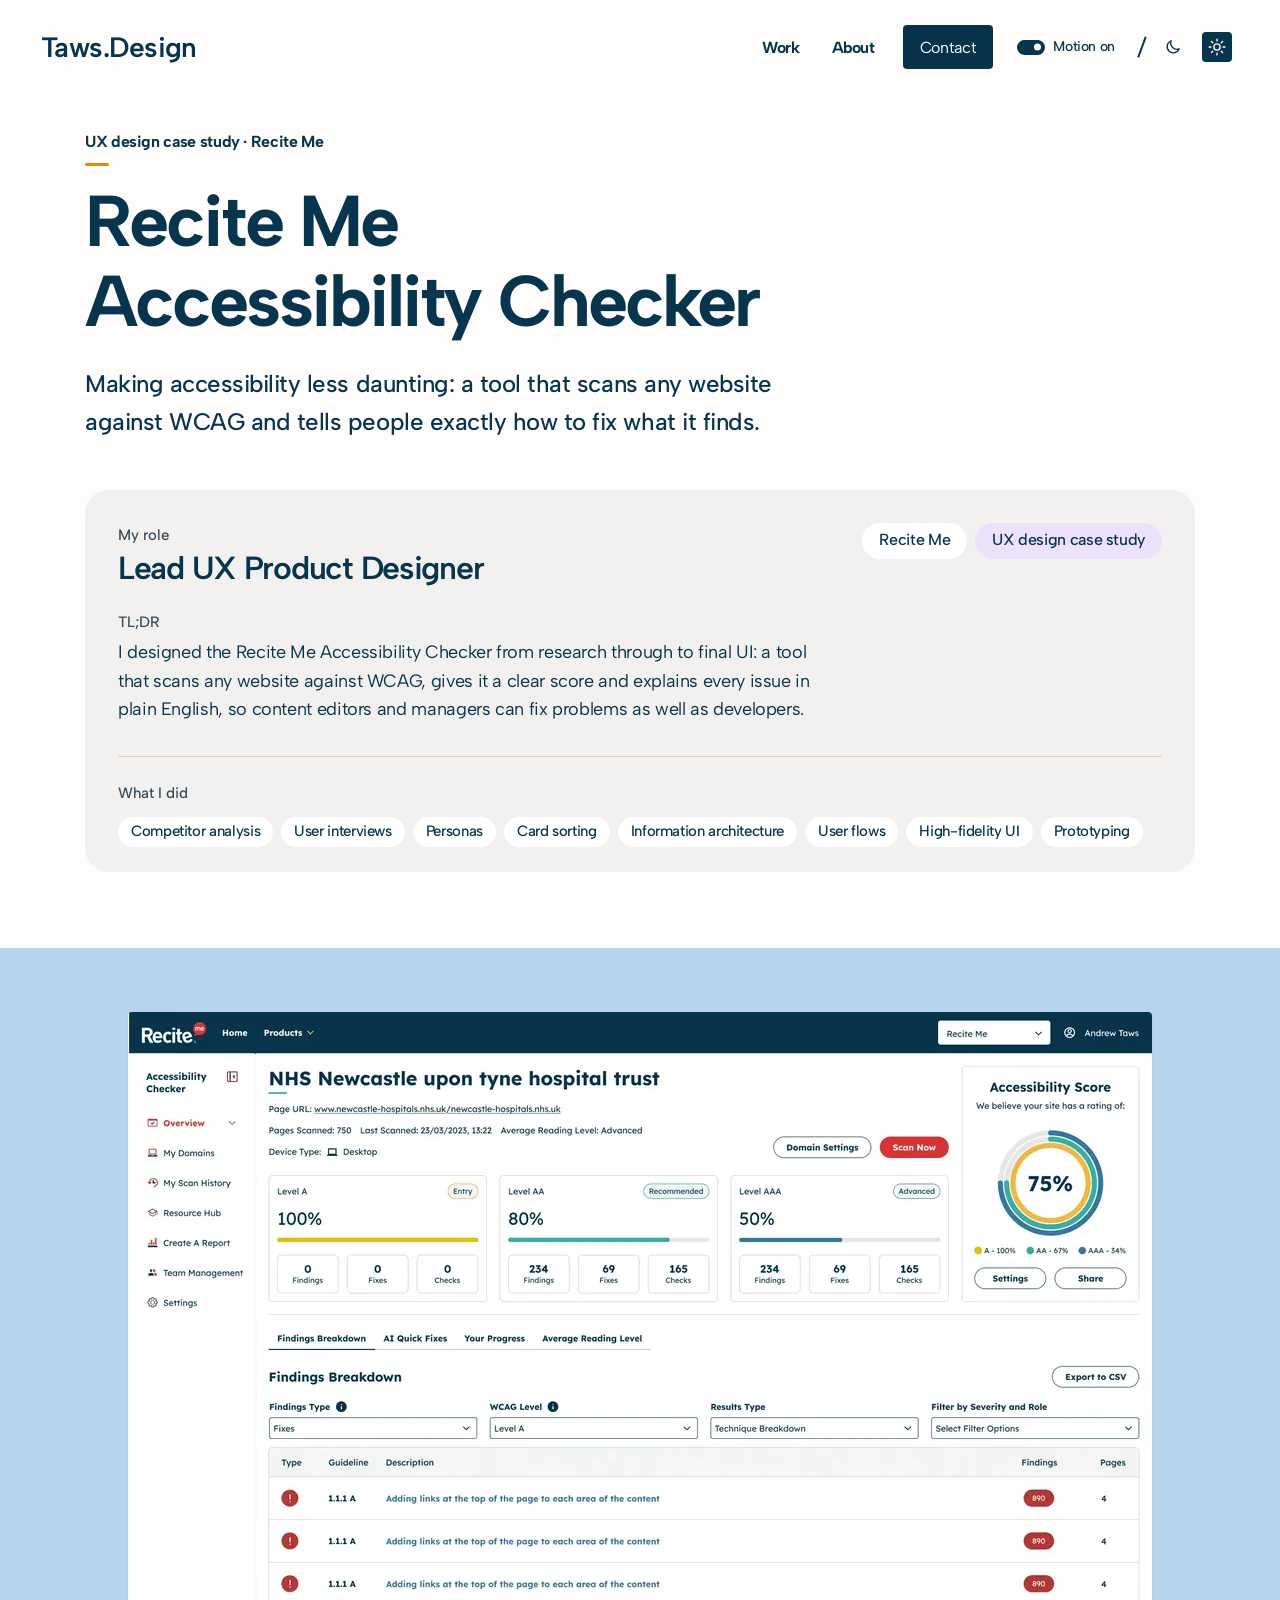
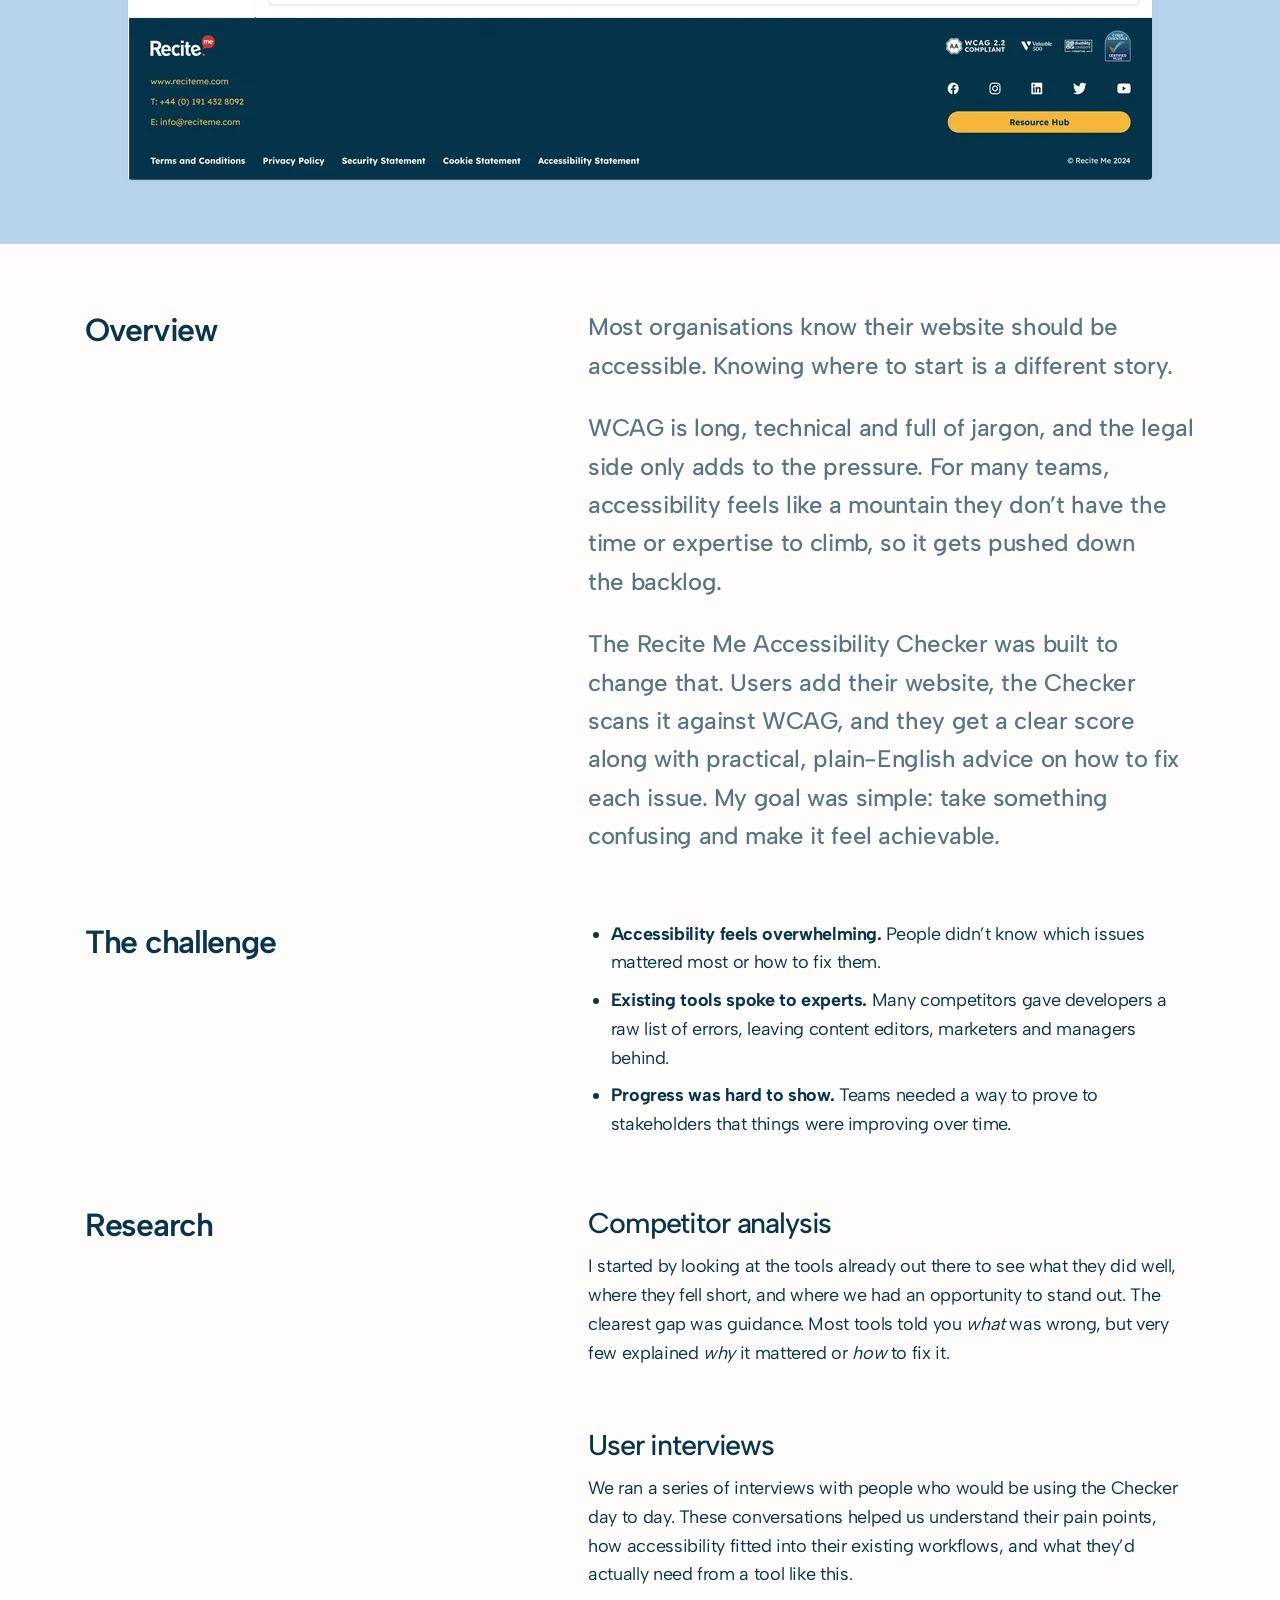
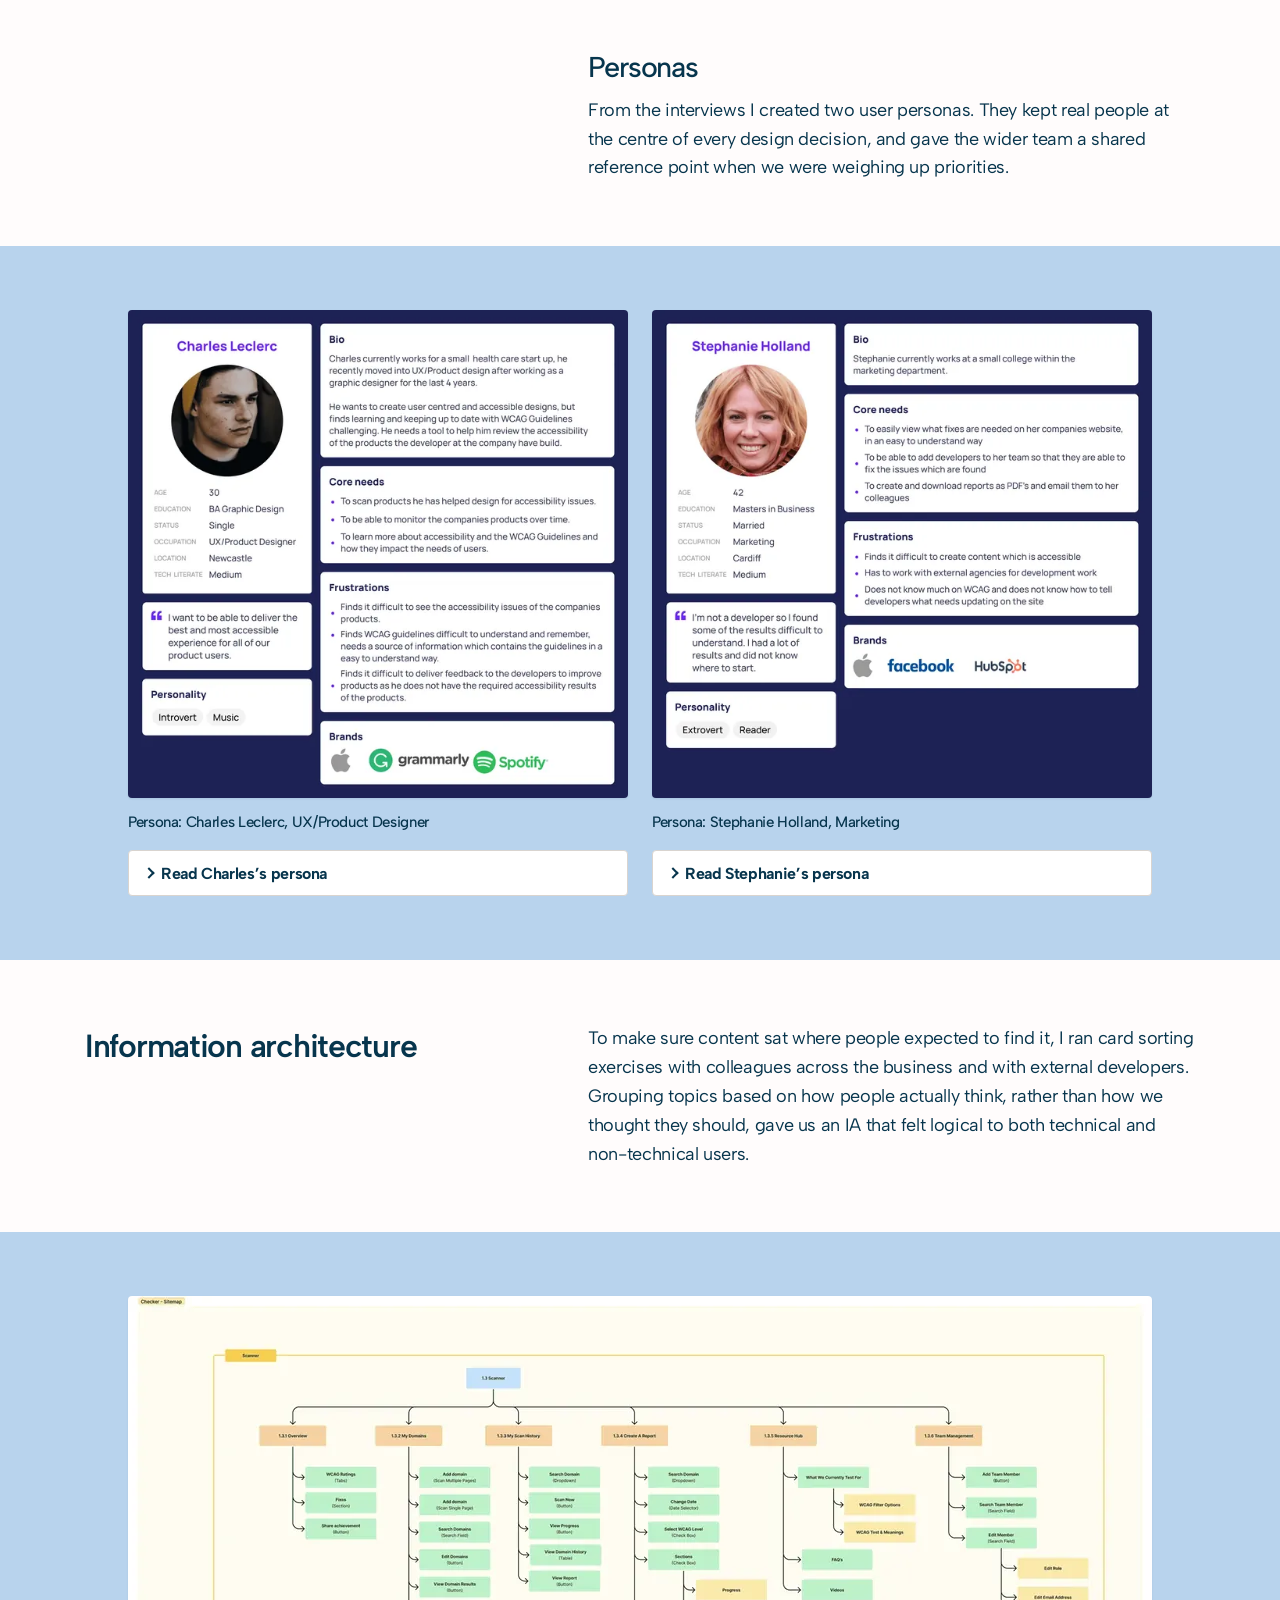
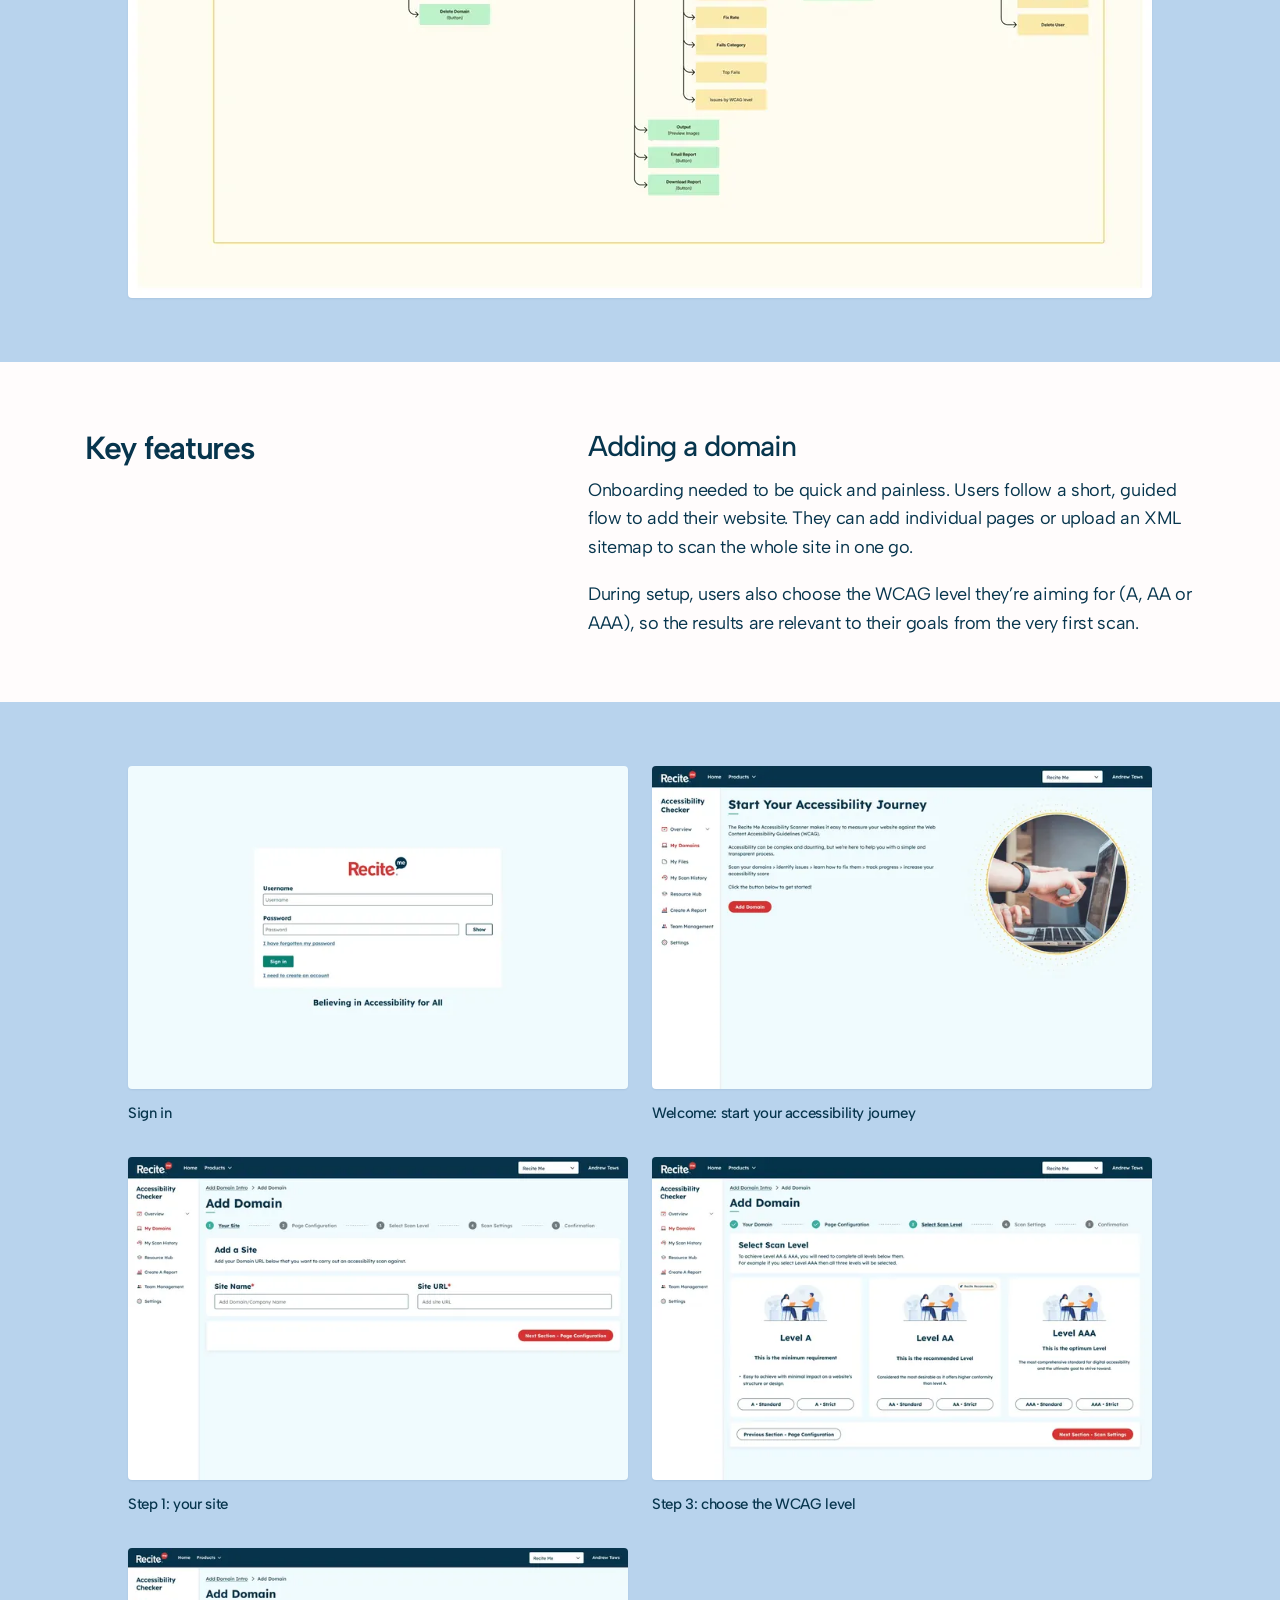
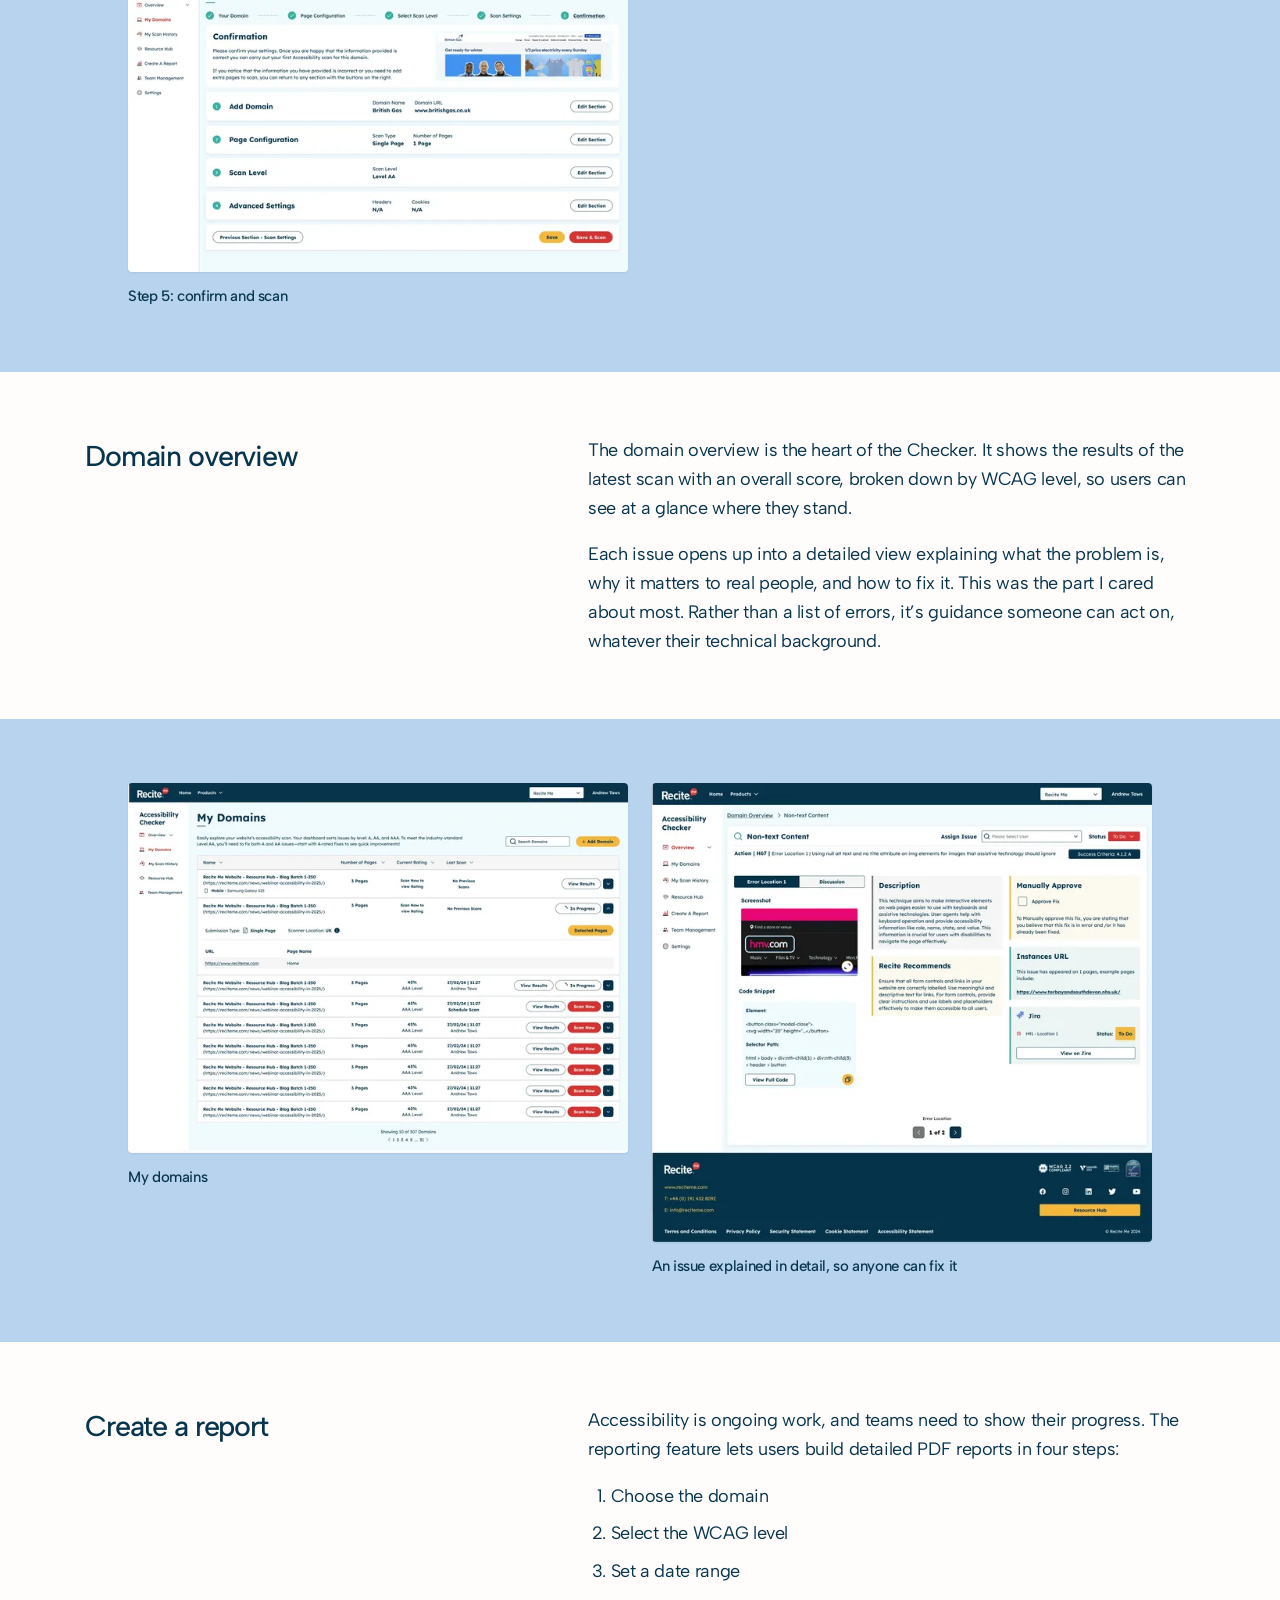
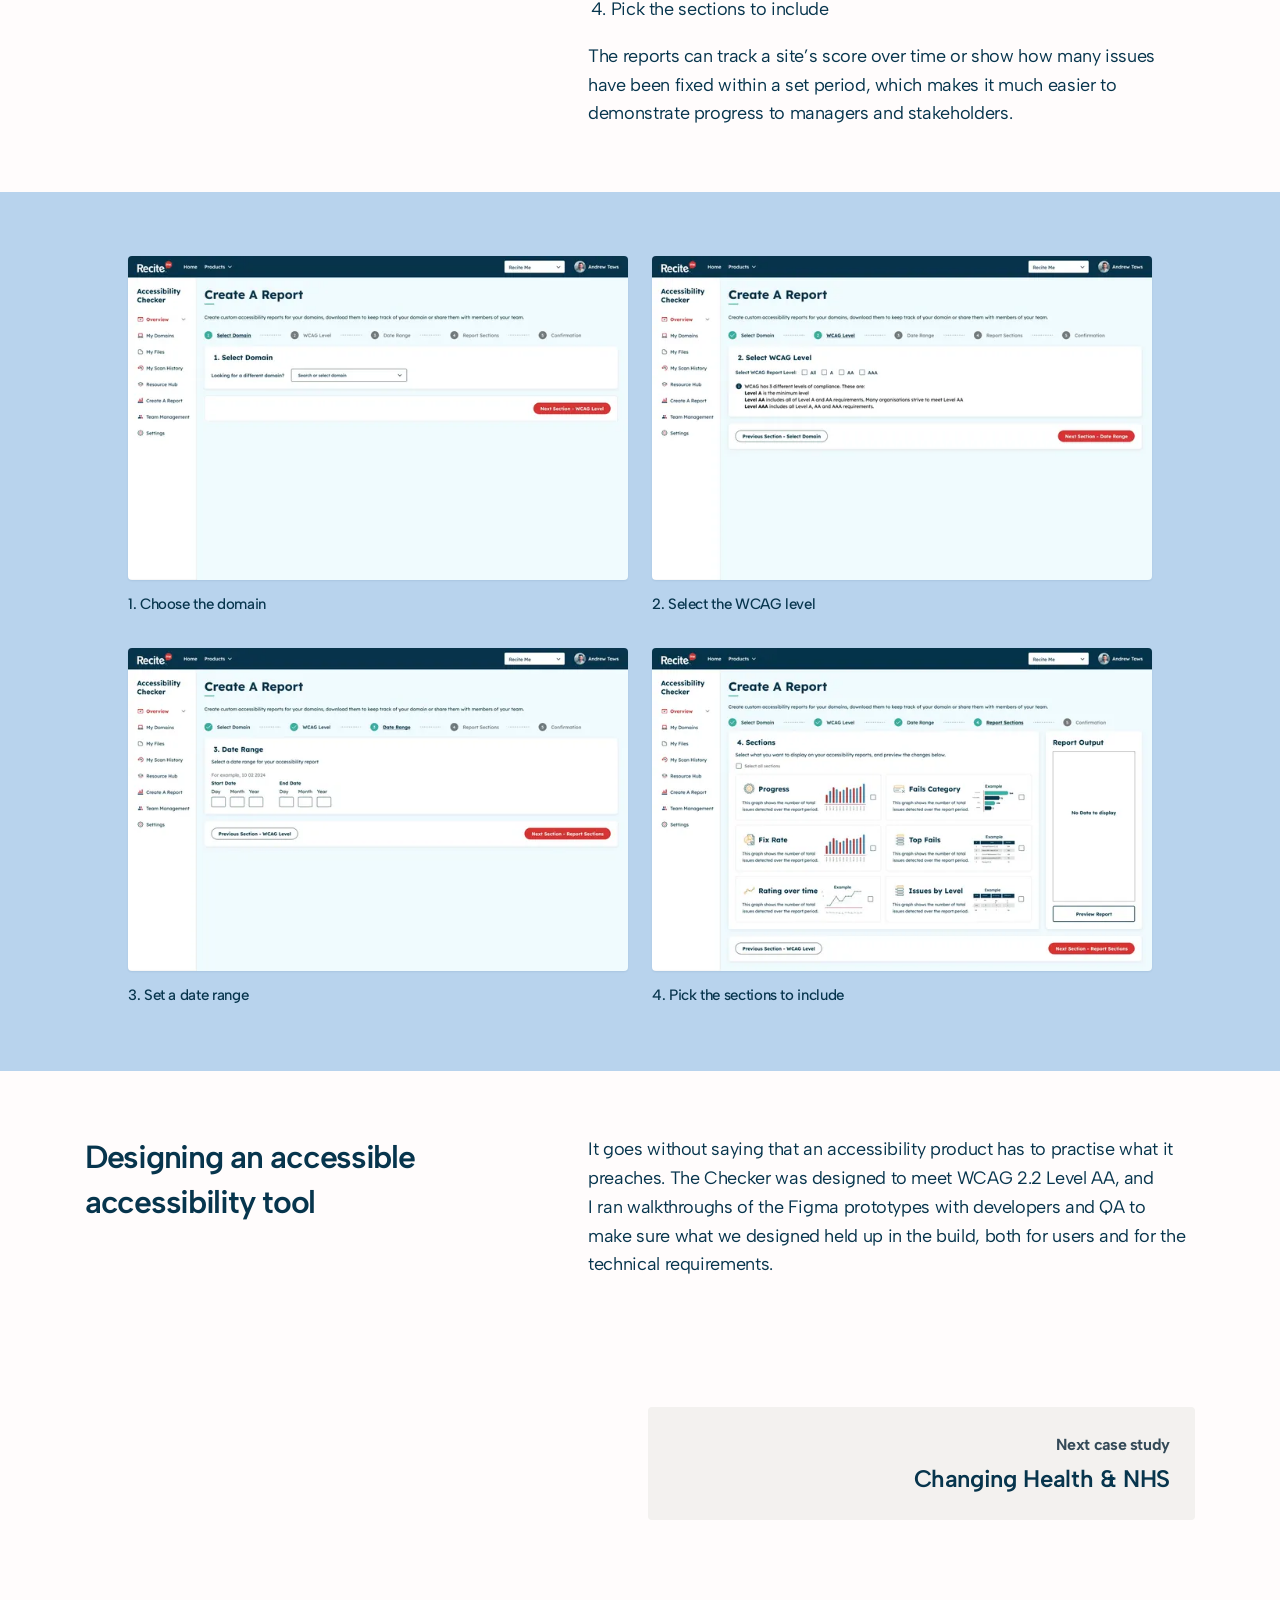
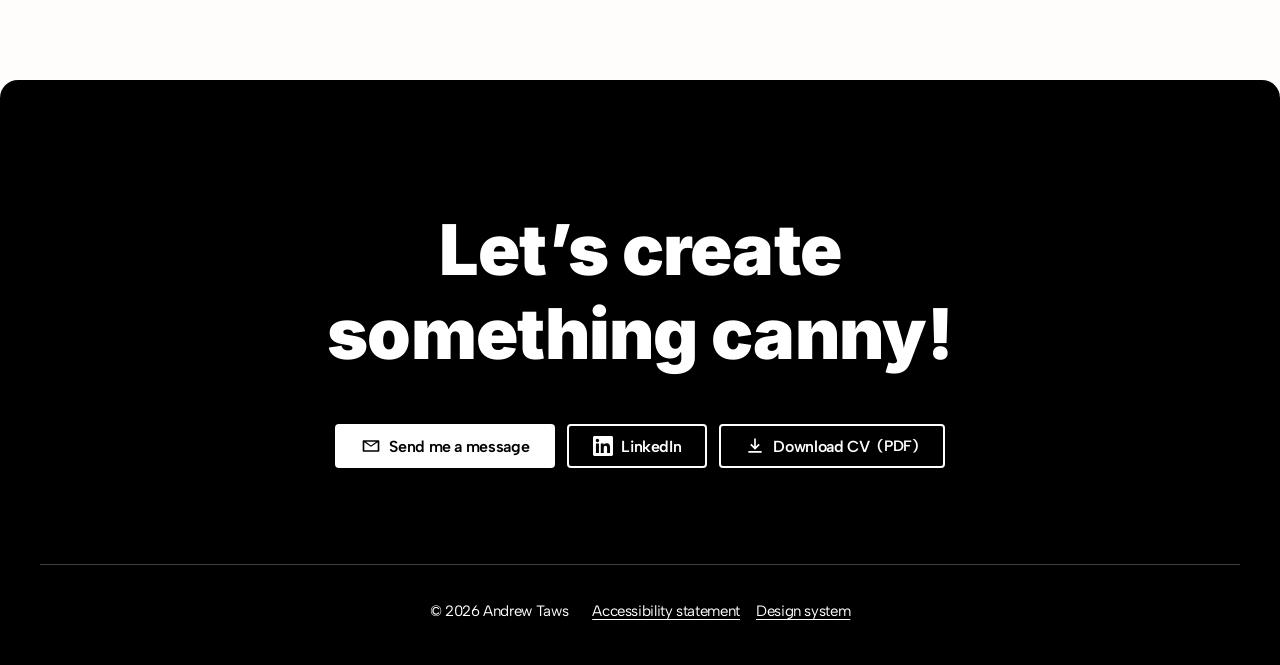
<file: work/checker.html>
<!doctype html>
<html lang="en-GB">
<head>
  <meta charset="utf-8">
  <meta name="viewport" content="width=device-width, initial-scale=1">
  <script>(function(d){d.classList.add("js");try{if(localStorage.getItem("motion")==="paused")d.classList.add("motion-paused");var t=localStorage.getItem("theme");if(t==="dark"||t==="light")d.setAttribute("data-theme",t)}catch(e){}})(document.documentElement)</script>
  <title>Recite Me Accessibility Checker – UX Case Study | Andrew Taws</title>
  <meta name="description" content="How I designed the Recite Me Accessibility Checker, a tool that scans any website against WCAG and tells people exactly how to fix what it finds.">
  <link rel="canonical" href="https://andrewtaws.co.uk/work/checker">

  <meta property="og:type" content="article">
  <meta property="og:site_name" content="Taws.Design">
  <meta property="og:title" content="Recite Me Accessibility Checker – UX Case Study | Andrew Taws">
  <meta property="og:description" content="How I designed the Recite Me Accessibility Checker, a tool that scans any website against WCAG and tells people exactly how to fix what it finds.">
  <meta property="og:url" content="https://andrewtaws.co.uk/work/checker">
  <meta property="og:image" content="https://andrewtaws.co.uk/assets/images/og-image.jpg">
  <meta property="og:image:width" content="1200">
  <meta property="og:image:height" content="630">
  <meta property="og:image:alt" content="Andrew Taws, Lead UX Product Designer">
  <meta name="twitter:card" content="summary_large_image">

  <link rel="icon" href="../favicon.ico" sizes="any">
  <link rel="icon" href="../favicon-32.png" type="image/png" sizes="32x32">
  <link rel="apple-touch-icon" href="../apple-touch-icon.png">
  <link rel="manifest" href="../site.webmanifest">
  <meta name="theme-color" content="#fffcfc" media="(prefers-color-scheme: light)">
  <meta name="theme-color" content="#0f1c25" media="(prefers-color-scheme: dark)">

  <link rel="preload" href="../assets/fonts/albert-sans-latin.woff2" as="font" type="font/woff2" crossorigin>
  <link rel="stylesheet" href="../assets/css/tokens.css?v=f3d131d7">
  <link rel="stylesheet" href="../assets/css/base.css?v=1dd6b6e0">
  <link rel="stylesheet" href="../assets/css/components.css?v=1c64df29">
  <script src="../assets/js/site.js?v=ac7a32ef" defer></script>
  <script src="../assets/js/scroll-reveal.js?v=4744df16" defer></script>
</head>
<body>
  <a class="skip-link" href="#main">Skip to main content</a>

  <header class="site-header">
    <div class="container site-header__inner">
      <a class="logo" href="../index.html">Taws.Design<span class="visually-hidden"> – home</span></a>
      <button class="nav-toggle" type="button" aria-expanded="false" aria-controls="site-nav-list">
        <svg class="nav-toggle__icon" viewBox="0 0 24 24" aria-hidden="true" focusable="false"><path class="nav-toggle__open" d="M3 6h18v2H3V6Zm0 5h18v2H3v-2Zm0 5h18v2H3v-2Z"/><path class="nav-toggle__close" d="m6.4 5 5.6 5.6L17.6 5 19 6.4 13.4 12l5.6 5.6-1.4 1.4-5.6-5.6L6.4 19 5 17.6l5.6-5.6L5 6.4 6.4 5Z"/></svg>
        <span class="visually-hidden">Menu</span>
      </button>
      <nav class="site-nav" aria-label="Main">
        <ul class="site-nav__list" id="site-nav-list">
          <li><a class="site-nav__link" href="../index.html#work">Work</a></li>
          <li><a class="site-nav__link" href="../about.html">About</a></li>
          <li><a class="site-nav__link site-nav__link--cta" href="../contact.html">Contact</a></li>
          <li class="site-nav__item--motion"><button class="motion-toggle" type="button" role="switch" aria-checked="true"><span class="motion-toggle__switch" aria-hidden="true"></span>Motion<span class="motion-toggle__state" aria-hidden="true">&nbsp;on</span></button></li>
          <li class="site-nav__item--theme"><div class="theme-picker" role="group" aria-label="Colour theme"><button class="theme-picker__btn" type="button" aria-pressed="false" data-theme-choice="dark"><svg class="theme-picker__icon" viewBox="0 0 24 24" aria-hidden="true" focusable="false"><path d="M19.5 14.2A7.5 7.5 0 0 1 9.8 4.5a7.5 7.5 0 1 0 9.7 9.7Z"/></svg><span class="visually-hidden">Dark mode</span></button><button class="theme-picker__btn" type="button" aria-pressed="false" data-theme-choice="light"><svg class="theme-picker__icon" viewBox="0 0 24 24" aria-hidden="true" focusable="false"><circle cx="12" cy="12" r="3.75"/><path d="M12 2.5v2.25M12 19.25v2.25M2.5 12h2.25M19.25 12h2.25M5.3 5.3l1.6 1.6M17.1 17.1l1.6 1.6M5.3 18.7l1.6-1.6M17.1 6.9l1.6-1.6"/></svg><span class="visually-hidden">Light mode</span></button></div></li>
        </ul>
      </nav>
    </div>
  </header>

  <main id="main" tabindex="-1">
    <article>
      <div class="container container--narrow">
        <header class="case-hero">
          <p class="eyebrow" data-reveal="intro-chars">UX design case study · Recite Me</p>
          <h1 data-reveal="intro-words" data-reveal-delay="0.3">Recite Me Accessibility Checker</h1>
          <p class="lead">Making accessibility less daunting: a tool that scans any website against WCAG and tells people exactly how to fix what it finds.</p>
        </header>

        <div data-reveal class="case-summary" role="group" aria-label="Project summary">
          <div class="case-summary__body">
            <div class="case-summary__head">
              <dl>
                <dt class="case-summary__label">My role</dt>
                <dd class="case-summary__title">Lead UX Product Designer</dd>
              </dl>
              <ul class="pill-list" aria-label="Company and project type">
                <li class="pill">Recite Me</li>
                <li class="pill pill--accent">UX design case study</li>
              </ul>
            </div>
            <!-- TODO (Andrew): review this TL;DR. -->
            <dl class="case-summary__tldr">
              <dt class="case-summary__label"><span aria-hidden="true">TL;DR</span><span class="visually-hidden">Summary</span></dt>
              <dd>I designed the Recite Me Accessibility Checker from research through to final UI: a tool that scans any website against WCAG, gives it a clear score and explains every issue in plain English, so content editors and managers can fix problems as well as developers.</dd>
            </dl>
            <!-- TODO (Andrew): add Timeline and Team, e.g. "2022–2023" and "Product Owner, 4 developers, QA".
            <dl class="case-summary__facts">
              <div class="case-summary__fact"><dt class="case-summary__label">Timeline</dt><dd></dd></div>
              <div class="case-summary__fact"><dt class="case-summary__label">Team</dt><dd></dd></div>
            </dl>
            -->
          </div>
          <dl class="case-summary__foot">
            <dt class="case-summary__label">What I did</dt>
            <dd>
              <ul class="pill-list">
                <li class="pill pill--sm">Competitor analysis</li>
                <li class="pill pill--sm">User interviews</li>
                <li class="pill pill--sm">Personas</li>
                <li class="pill pill--sm">Card sorting</li>
                <li class="pill pill--sm">Information architecture</li>
                <li class="pill pill--sm">User flows</li>
                <li class="pill pill--sm">High-fidelity UI</li>
                <li class="pill pill--sm">Prototyping</li>
              </ul>
            </dd>
          </dl>
        </div>
      </div>

      <div class="media-band" data-reveal>
        <div class="container">
          <figure class="figure figure--hero">
            <img srcset="../assets/images/shared/checker-dashboard-640.webp 640w, ../assets/images/shared/checker-dashboard-1024.webp 1024w, ../assets/images/shared/checker-dashboard-1440.webp 1440w, ../assets/images/shared/checker-dashboard.webp 1915w" sizes="(min-width: 70em) 1024px, 92vw" src="../assets/images/shared/checker-dashboard.webp" width="1915" height="1436" alt="The Recite Me Accessibility Checker dashboard for an NHS trust website, showing an overall accessibility score of 75% and scores for WCAG levels A, AA and AAA, with a findings breakdown table below." fetchpriority="high">
          </figure>
        </div>
      </div>

      <div class="container container--narrow">
        <section class="split" data-reveal>
          <h2 class="split__heading">Overview</h2>
          <div class="prose prose--lead">
            <p data-reveal="highlight">Most organisations know their website should be accessible. Knowing where to start is a different story.</p>
            <p data-reveal="highlight">WCAG is long, technical and full of jargon, and the legal side only adds to the pressure. For many teams, accessibility feels like a mountain they don’t have the time or expertise to climb, so it gets pushed down the backlog.</p>
            <p data-reveal="highlight">The Recite Me Accessibility Checker was built to change that. Users add their website, the Checker scans it against WCAG, and they get a clear score along with practical, plain-English advice on how to fix each issue. My goal was simple: take something confusing and make it feel achievable.</p>
          </div>
        </section>

        <section class="split" data-reveal>
          <h2 class="split__heading">The challenge</h2>
          <div class="prose">
            <ul>
              <li><strong>Accessibility feels overwhelming.</strong> People didn’t know which issues mattered most or how to fix them.</li>
              <li><strong>Existing tools spoke to experts.</strong> Many competitors gave developers a raw list of errors, leaving content editors, marketers and managers behind.</li>
              <li><strong>Progress was hard to show.</strong> Teams needed a way to prove to stakeholders that things were improving over time.</li>
            </ul>
          </div>
        </section>

        <section class="split" data-reveal>
          <h2 class="split__heading">Research</h2>
          <div class="prose">
            <h3>Competitor analysis</h3>
            <p>I started by looking at the tools already out there to see what they did well, where they fell short, and where we had an opportunity to stand out. The clearest gap was guidance. Most tools told you <em>what</em> was wrong, but very few explained <em>why</em> it mattered or <em>how</em> to fix it.</p>
            <h3>User interviews</h3>
            <p>We ran a series of interviews with people who would be using the Checker day to day. These conversations helped us understand their pain points, how accessibility fitted into their existing workflows, and what they’d actually need from a tool like this.</p>
            <h3>Personas</h3>
            <p>From the interviews I created two user personas. They kept real people at the centre of every design decision, and gave the wider team a shared reference point when we were weighing up priorities.</p>
          </div>
        </section>
      </div>

      <div class="media-band" data-reveal>
        <div class="container">
          <ul class="gallery gallery--2">
            <li class="persona">
              <figure class="figure">
                <img srcset="../assets/images/checker/checker-02-640.webp 640w, ../assets/images/checker/checker-02-1024.webp 1024w, ../assets/images/checker/checker-02-1440.webp 1440w, ../assets/images/checker/checker-02.webp 2000w" sizes="(min-width: 70em) 500px, (min-width: 40em) 46vw, 92vw" src="../assets/images/checker/checker-02.webp" width="2000" height="1952" alt="Persona card for Charles Leclerc, a UX and product designer. Full details follow in the expandable section below." loading="lazy" decoding="async">
                <figcaption>Persona: Charles Leclerc, UX/Product Designer</figcaption>
              </figure>
              <details class="disclosure">
                <summary class="disclosure__summary">Read Charles’s persona</summary>
                <div class="disclosure__body">
                  <dl>
                    <dt>Age</dt><dd>30</dd>
                    <dt>Education</dt><dd>BA Graphic Design</dd>
                    <dt>Occupation</dt><dd>UX/Product Designer</dd>
                    <dt>Location</dt><dd>Newcastle</dd>
                    <dt>Tech literacy</dt><dd>Medium</dd>
                  </dl>
                  <h4>Bio</h4>
                  <p>Charles works for a small healthcare start-up. He recently moved into UX and product design after four years as a graphic designer. He wants to create user-centred, accessible designs, but finds keeping up to date with the WCAG guidelines challenging. He needs a tool to help him review the accessibility of the products his company’s developers have built.</p>
                  <h4>Quote</h4>
                  <p>“I want to be able to deliver the best and most accessible experience for all of our product users.”</p>
                  <h4>Core needs</h4>
                  <ul>
                    <li>To scan products he has helped design for accessibility issues</li>
                    <li>To monitor the company’s products over time</li>
                    <li>To learn more about accessibility and WCAG, and how they affect users’ needs</li>
                  </ul>
                  <h4>Frustrations</h4>
                  <ul>
                    <li>Finds it hard to see the accessibility issues in the company’s products</li>
                    <li>Finds WCAG difficult to understand and remember, and needs the guidelines explained simply</li>
                    <li>Struggles to give developers feedback without clear accessibility results</li>
                  </ul>
                  <h4>Personality and brands</h4>
                  <p>Introvert, into music. Uses Apple, Grammarly and Spotify.</p>
                </div>
              </details>
            </li>
            <li class="persona">
              <figure class="figure">
                <img srcset="../assets/images/checker/checker-03-640.webp 640w, ../assets/images/checker/checker-03-1024.webp 1024w, ../assets/images/checker/checker-03-1440.webp 1440w, ../assets/images/checker/checker-03.webp 2000w" sizes="(min-width: 70em) 500px, (min-width: 40em) 46vw, 92vw" src="../assets/images/checker/checker-03.webp" width="2000" height="1952" alt="Persona card for Stephanie Holland, who works in marketing. Full details follow in the expandable section below." loading="lazy" decoding="async">
                <figcaption>Persona: Stephanie Holland, Marketing</figcaption>
              </figure>
              <details class="disclosure">
                <summary class="disclosure__summary">Read Stephanie’s persona</summary>
                <div class="disclosure__body">
                  <dl>
                    <dt>Age</dt><dd>42</dd>
                    <dt>Education</dt><dd>Master’s in Business</dd>
                    <dt>Occupation</dt><dd>Marketing</dd>
                    <dt>Location</dt><dd>Cardiff</dd>
                    <dt>Tech literacy</dt><dd>Medium</dd>
                  </dl>
                  <h4>Bio</h4>
                  <p>Stephanie works in the marketing department of a small college.</p>
                  <h4>Quote</h4>
                  <p>“I’m not a developer, so I found some of the results difficult to understand. I had a lot of results and didn’t know where to start.”</p>
                  <h4>Core needs</h4>
                  <ul>
                    <li>To see what fixes her organisation’s website needs, in a way that’s easy to understand</li>
                    <li>To add developers to her team so they can fix the issues found</li>
                    <li>To create and download PDF reports and email them to colleagues</li>
                  </ul>
                  <h4>Frustrations</h4>
                  <ul>
                    <li>Finds it difficult to create accessible content</li>
                    <li>Has to work with external agencies for development work</li>
                    <li>Doesn’t know much about WCAG or how to tell developers what needs updating</li>
                  </ul>
                  <h4>Personality and brands</h4>
                  <p>Extrovert, keen reader. Uses Apple, Facebook and HubSpot.</p>
                </div>
              </details>
            </li>
          </ul>
        </div>
      </div>

      <div class="container container--narrow">
        <section class="split" data-reveal>
          <h2 class="split__heading">Information architecture</h2>
          <div class="prose">
            <p>To make sure content sat where people expected to find it, I ran card sorting exercises with colleagues across the business and with external developers. Grouping topics based on how people actually think, rather than how we thought they should, gave us an IA that felt logical to both technical and non-technical users.</p>
          </div>
        </section>
      </div>

      <div class="media-band" data-reveal>
        <div class="container">
          <figure class="figure figure--hero">
            <img srcset="../assets/images/checker/checker-15-640.webp 640w, ../assets/images/checker/checker-15-1024.webp 1024w, ../assets/images/checker/checker-15-1440.webp 1440w, ../assets/images/checker/checker-15.webp 2000w" sizes="(min-width: 70em) 1024px, 92vw" src="../assets/images/checker/checker-15.webp" width="2000" height="1175" alt="Checker sitemap produced from the card sorting. The Scanner branches into six sections: Overview, My Domains, My Scan History, Create a Report, Resource Hub and Team Management, each with its pages and actions listed beneath." loading="lazy" decoding="async">
          </figure>
        </div>
      </div>

      <div class="container container--narrow">
        <section class="split" data-reveal>
          <h2 class="split__heading">Key features</h2>
          <div class="prose">
            <h3>Adding a domain</h3>
            <p>Onboarding needed to be quick and painless. Users follow a short, guided flow to add their website. They can add individual pages or upload an XML sitemap to scan the whole site in one go.</p>
            <p>During setup, users also choose the WCAG level they’re aiming for (A, AA or AAA), so the results are relevant to their goals from the very first scan.</p>
          </div>
        </section>
      </div>

      <div class="media-band" data-reveal>
        <div class="container">
          <ul class="gallery gallery--2">
            <li>
              <figure class="figure">
                <img srcset="../assets/images/checker/checker-04-sign-in-640.webp 640w, ../assets/images/checker/checker-04-sign-in-1024.webp 1024w, ../assets/images/checker/checker-04-sign-in-1440.webp 1440w, ../assets/images/checker/checker-04-sign-in.webp 1728w" sizes="(min-width: 70em) 500px, (min-width: 40em) 46vw, 92vw" src="../assets/images/checker/checker-04-sign-in.webp" width="1728" height="1117" alt="Recite Me sign-in page with username and password fields." loading="lazy" decoding="async">
                <figcaption>Sign in</figcaption>
              </figure>
            </li>
            <li>
              <figure class="figure">
                <img srcset="../assets/images/checker/checker-05-add-domain-start-640.webp 640w, ../assets/images/checker/checker-05-add-domain-start-1024.webp 1024w, ../assets/images/checker/checker-05-add-domain-start-1440.webp 1440w, ../assets/images/checker/checker-05-add-domain-start.webp 1728w" sizes="(min-width: 70em) 500px, (min-width: 40em) 46vw, 92vw" src="../assets/images/checker/checker-05-add-domain-start.webp" width="1728" height="1117" alt="Welcome screen titled “Start your accessibility journey”, explaining that users can scan their domains, find issues, learn how to fix them and track progress, with an Add Domain button." loading="lazy" decoding="async">
                <figcaption>Welcome: start your accessibility journey</figcaption>
              </figure>
            </li>
            <li>
              <figure class="figure">
                <img srcset="../assets/images/checker/checker-06-add-domain-step-640.webp 640w, ../assets/images/checker/checker-06-add-domain-step-1024.webp 1024w, ../assets/images/checker/checker-06-add-domain-step-1440.webp 1440w, ../assets/images/checker/checker-06-add-domain-step.webp 1728w" sizes="(min-width: 70em) 500px, (min-width: 40em) 46vw, 92vw" src="../assets/images/checker/checker-06-add-domain-step.webp" width="1728" height="1117" alt="Add Domain, step 1 of 5: “Add a site” form with Site Name and Site URL fields. A progress indicator shows the steps Your Site, Page Configuration, Select Scan Level, Scan Settings and Confirmation." loading="lazy" decoding="async">
                <figcaption>Step 1: your site</figcaption>
              </figure>
            </li>
            <li>
              <figure class="figure">
                <img srcset="../assets/images/checker/checker-07-add-domain-step-640.webp 640w, ../assets/images/checker/checker-07-add-domain-step-1024.webp 1024w, ../assets/images/checker/checker-07-add-domain-step-1440.webp 1440w, ../assets/images/checker/checker-07-add-domain-step.webp 1728w" sizes="(min-width: 70em) 500px, (min-width: 40em) 46vw, 92vw" src="../assets/images/checker/checker-07-add-domain-step.webp" width="1728" height="1117" alt="Add Domain, step 3: Select Scan Level, with a card for each of WCAG Level A, AA and AAA explaining what each level means." loading="lazy" decoding="async">
                <figcaption>Step 3: choose the WCAG level</figcaption>
              </figure>
            </li>
            <li>
              <figure class="figure">
                <img srcset="../assets/images/checker/checker-08-add-domain-confirmation-640.webp 640w, ../assets/images/checker/checker-08-add-domain-confirmation-1024.webp 1024w, ../assets/images/checker/checker-08-add-domain-confirmation-1440.webp 1440w, ../assets/images/checker/checker-08-add-domain-confirmation.webp 1728w" sizes="(min-width: 70em) 500px, (min-width: 40em) 46vw, 92vw" src="../assets/images/checker/checker-08-add-domain-confirmation.webp" width="1728" height="1117" alt="Add Domain, step 5: Confirmation, summarising the domain, page configuration, scan level and advanced settings, each with an Edit Section button, and Save or Save and Scan buttons." loading="lazy" decoding="async">
                <figcaption>Step 5: confirm and scan</figcaption>
              </figure>
            </li>
          </ul>
        </div>
      </div>

      <div class="container container--narrow">
        <section class="split" data-reveal>
          <h3 class="split__heading">Domain overview</h3>
          <div class="prose">
            <p>The domain overview is the heart of the Checker. It shows the results of the latest scan with an overall score, broken down by WCAG level, so users can see at a glance where they stand.</p>
            <p>Each issue opens up into a detailed view explaining what the problem is, why it matters to real people, and how to fix it. This was the part I cared about most. Rather than a list of errors, it’s guidance someone can act on, whatever their technical background.</p>
          </div>
        </section>
      </div>

      <div class="media-band" data-reveal>
        <div class="container">
          <ul class="gallery gallery--2">
            <li>
              <figure class="figure">
                <img srcset="../assets/images/checker/checker-18-add-domain-step-640.webp 640w, ../assets/images/checker/checker-18-add-domain-step-1024.webp 1024w, ../assets/images/checker/checker-18-add-domain-step-1440.webp 1440w, ../assets/images/checker/checker-18-add-domain-step.webp 1924w" sizes="(min-width: 70em) 500px, (min-width: 40em) 46vw, 92vw" src="../assets/images/checker/checker-18-add-domain-step.webp" width="1924" height="1423" alt="My Domains page listing each domain with its number of pages, current rating, last scan date, and View Results and Scan Now buttons. One row is expanded to show the scanned page." loading="lazy" decoding="async">
                <figcaption>My domains</figcaption>
              </figure>
            </li>
            <li>
              <figure class="figure">
                <img srcset="../assets/images/checker/checker-10-error-detail-640.webp 640w, ../assets/images/checker/checker-10-error-detail-1024.webp 1024w, ../assets/images/checker/checker-10-error-detail-1440.webp 1440w, ../assets/images/checker/checker-10-error-detail.webp 1699w" sizes="(min-width: 70em) 500px, (min-width: 40em) 46vw, 92vw" src="../assets/images/checker/checker-10-error-detail.webp" width="1699" height="1558" alt="Detail view of a Non-text Content issue showing a screenshot of where the error occurs, the code snippet, a plain-English description, Recite’s recommended fix, the affected URLs and a Jira integration." loading="lazy" decoding="async">
                <figcaption>An issue explained in detail, so anyone can fix it</figcaption>
              </figure>
            </li>
          </ul>
        </div>
      </div>

      <div class="container container--narrow">
        <section class="split" data-reveal>
          <h3 class="split__heading">Create a report</h3>
          <div class="prose">
            <p>Accessibility is ongoing work, and teams need to show their progress. The reporting feature lets users build detailed PDF reports in four steps:</p>
            <ol>
              <li>Choose the domain</li>
              <li>Select the WCAG level</li>
              <li>Set a date range</li>
              <li>Pick the sections to include</li>
            </ol>
            <p>The reports can track a site’s score over time or show how many issues have been fixed within a set period, which makes it much easier to demonstrate progress to managers and stakeholders.</p>
          </div>
        </section>
      </div>

      <div class="media-band" data-reveal>
        <div class="container">
          <ul class="gallery gallery--2">
            <li>
              <figure class="figure">
                <img srcset="../assets/images/checker/checker-11-report-search-domain-640.webp 640w, ../assets/images/checker/checker-11-report-search-domain-1024.webp 1024w, ../assets/images/checker/checker-11-report-search-domain-1440.webp 1440w, ../assets/images/checker/checker-11-report-search-domain.webp 1728w" sizes="(min-width: 70em) 500px, (min-width: 40em) 46vw, 92vw" src="../assets/images/checker/checker-11-report-search-domain.webp" width="1728" height="1117" alt="Create a report, step 1: search for and choose a domain." loading="lazy" decoding="async">
                <figcaption>1. Choose the domain</figcaption>
              </figure>
            </li>
            <li>
              <figure class="figure">
                <img srcset="../assets/images/checker/checker-12-report-wcag-level-640.webp 640w, ../assets/images/checker/checker-12-report-wcag-level-1024.webp 1024w, ../assets/images/checker/checker-12-report-wcag-level-1440.webp 1440w, ../assets/images/checker/checker-12-report-wcag-level.webp 1728w" sizes="(min-width: 70em) 500px, (min-width: 40em) 46vw, 92vw" src="../assets/images/checker/checker-12-report-wcag-level.webp" width="1728" height="1117" alt="Create a report, step 2: select the WCAG level." loading="lazy" decoding="async">
                <figcaption>2. Select the WCAG level</figcaption>
              </figure>
            </li>
            <li>
              <figure class="figure">
                <img srcset="../assets/images/checker/checker-13-report-date-range-640.webp 640w, ../assets/images/checker/checker-13-report-date-range-1024.webp 1024w, ../assets/images/checker/checker-13-report-date-range-1440.webp 1440w, ../assets/images/checker/checker-13-report-date-range.webp 1728w" sizes="(min-width: 70em) 500px, (min-width: 40em) 46vw, 92vw" src="../assets/images/checker/checker-13-report-date-range.webp" width="1728" height="1117" alt="Create a report, step 3: add a date range." loading="lazy" decoding="async">
                <figcaption>3. Set a date range</figcaption>
              </figure>
            </li>
            <li>
              <figure class="figure">
                <img srcset="../assets/images/checker/checker-14-report-sections-640.webp 640w, ../assets/images/checker/checker-14-report-sections-1024.webp 1024w, ../assets/images/checker/checker-14-report-sections-1440.webp 1440w, ../assets/images/checker/checker-14-report-sections.webp 1728w" sizes="(min-width: 70em) 500px, (min-width: 40em) 46vw, 92vw" src="../assets/images/checker/checker-14-report-sections.webp" width="1728" height="1117" alt="Create a report, step 4: choose which sections to include in the PDF." loading="lazy" decoding="async">
                <figcaption>4. Pick the sections to include</figcaption>
              </figure>
            </li>
          </ul>
        </div>
      </div>

      <div class="container container--narrow">
        <section class="split" data-reveal>
          <h2 class="split__heading">Designing an accessible accessibility tool</h2>
          <div class="prose">
            <p>It goes without saying that an accessibility product has to practise what it preaches. The Checker was designed to meet WCAG 2.2 Level AA, and I ran walkthroughs of the Figma prototypes with developers and QA to make sure what we designed held up in the build, both for users and for the technical requirements.</p>
          </div>
        </section>

        <!-- TODO (Andrew): add an Outcome section with one to three real results, e.g.
        number of domains or customers using the Checker, reduced onboarding time or support
        queries, client or usability testing feedback, contribution to sales or retention.
        <section class="split" data-reveal>
          <h2 class="split__heading">Outcome</h2>
          <div class="prose"><ul><li></li></ul></div>
        </section>
        -->

        <!-- TODO (Andrew): add a Reflection section in your own words.
        <section class="split" data-reveal>
          <h2 class="split__heading">Reflection</h2>
          <div class="prose"><p></p></div>
        </section>
        -->

        <nav data-reveal class="pager" aria-label="Case studies">
          <ul class="pager__list">
            <li class="pager__item--next">
              <a class="pager__link" href="changing-health.html" rel="next">
                <span class="pager__label">Next case study</span>
                <span class="pager__title">Changing Health &amp; NHS</span>
              </a>
            </li>
          </ul>
        </nav>
      </div>
    </article>
  </main>

  <footer class="site-footer on-dark">
    <div class="container">
      <h2 class="site-footer__title" data-reveal="words">Let’s create something canny!</h2>
      <ul class="cluster site-footer__actions">
        <li><a class="btn btn--inverse" href="../contact.html">
          <svg class="btn__icon" viewBox="0 0 24 24" aria-hidden="true" focusable="false"><path d="M3 5h18a1 1 0 0 1 1 1v12a1 1 0 0 1-1 1H3a1 1 0 0 1-1-1V6a1 1 0 0 1 1-1Zm1 2.4V17h16V7.4l-7.4 5.2a1 1 0 0 1-1.2 0L4 7.4ZM5.9 7l6.1 4.3L18.1 7H5.9Z"/></svg>
          Send me a message</a></li>
        <li><a class="btn btn--ghost-inverse" href="https://www.linkedin.com/in/andrewtaws/" target="_blank" rel="noopener" aria-label="LinkedIn (opens in a new tab)">
          <svg class="btn__icon" viewBox="0 0 24 24" aria-hidden="true" focusable="false"><path d="M20.45 20.45h-3.56v-5.57c0-1.33-.02-3.04-1.85-3.04-1.85 0-2.14 1.45-2.14 2.94v5.67H9.35V9h3.41v1.56h.05c.48-.9 1.64-1.85 3.37-1.85 3.6 0 4.27 2.37 4.27 5.46v6.28ZM5.34 7.43a2.06 2.06 0 1 1 0-4.13 2.06 2.06 0 0 1 0 4.13ZM7.12 20.45H3.56V9h3.56v11.45ZM22.22 0H1.77C.79 0 0 .77 0 1.73v20.54C0 23.23.79 24 1.77 24h20.45c.98 0 1.78-.77 1.78-1.73V1.73C24 .77 23.2 0 22.22 0Z"/></svg>
          LinkedIn</a></li>
        <li><a class="btn btn--ghost-inverse" href="../assets/files/andrew-taws-cv.pdf">
          <svg class="btn__icon" viewBox="0 0 24 24" aria-hidden="true" focusable="false"><path d="M11 3h2v9.6l3.3-3.3 1.4 1.4L12 16.4l-5.7-5.7 1.4-1.4 3.3 3.3V3ZM4 18h16v2H4v-2Z"/></svg>
          Download CV <span class="text-sm">(PDF)</span></a></li>
      </ul>
      <div class="site-footer__meta">
        <p>© 2026 Andrew Taws</p>
        <nav aria-label="Footer">
          <ul>
            <li><a href="../accessibility.html">Accessibility statement</a></li>
            <li><a href="../design-system.html">Design system</a></li>
          </ul>
        </nav>
      </div>
    </div>
  </footer>
</body>
</html>
</file>
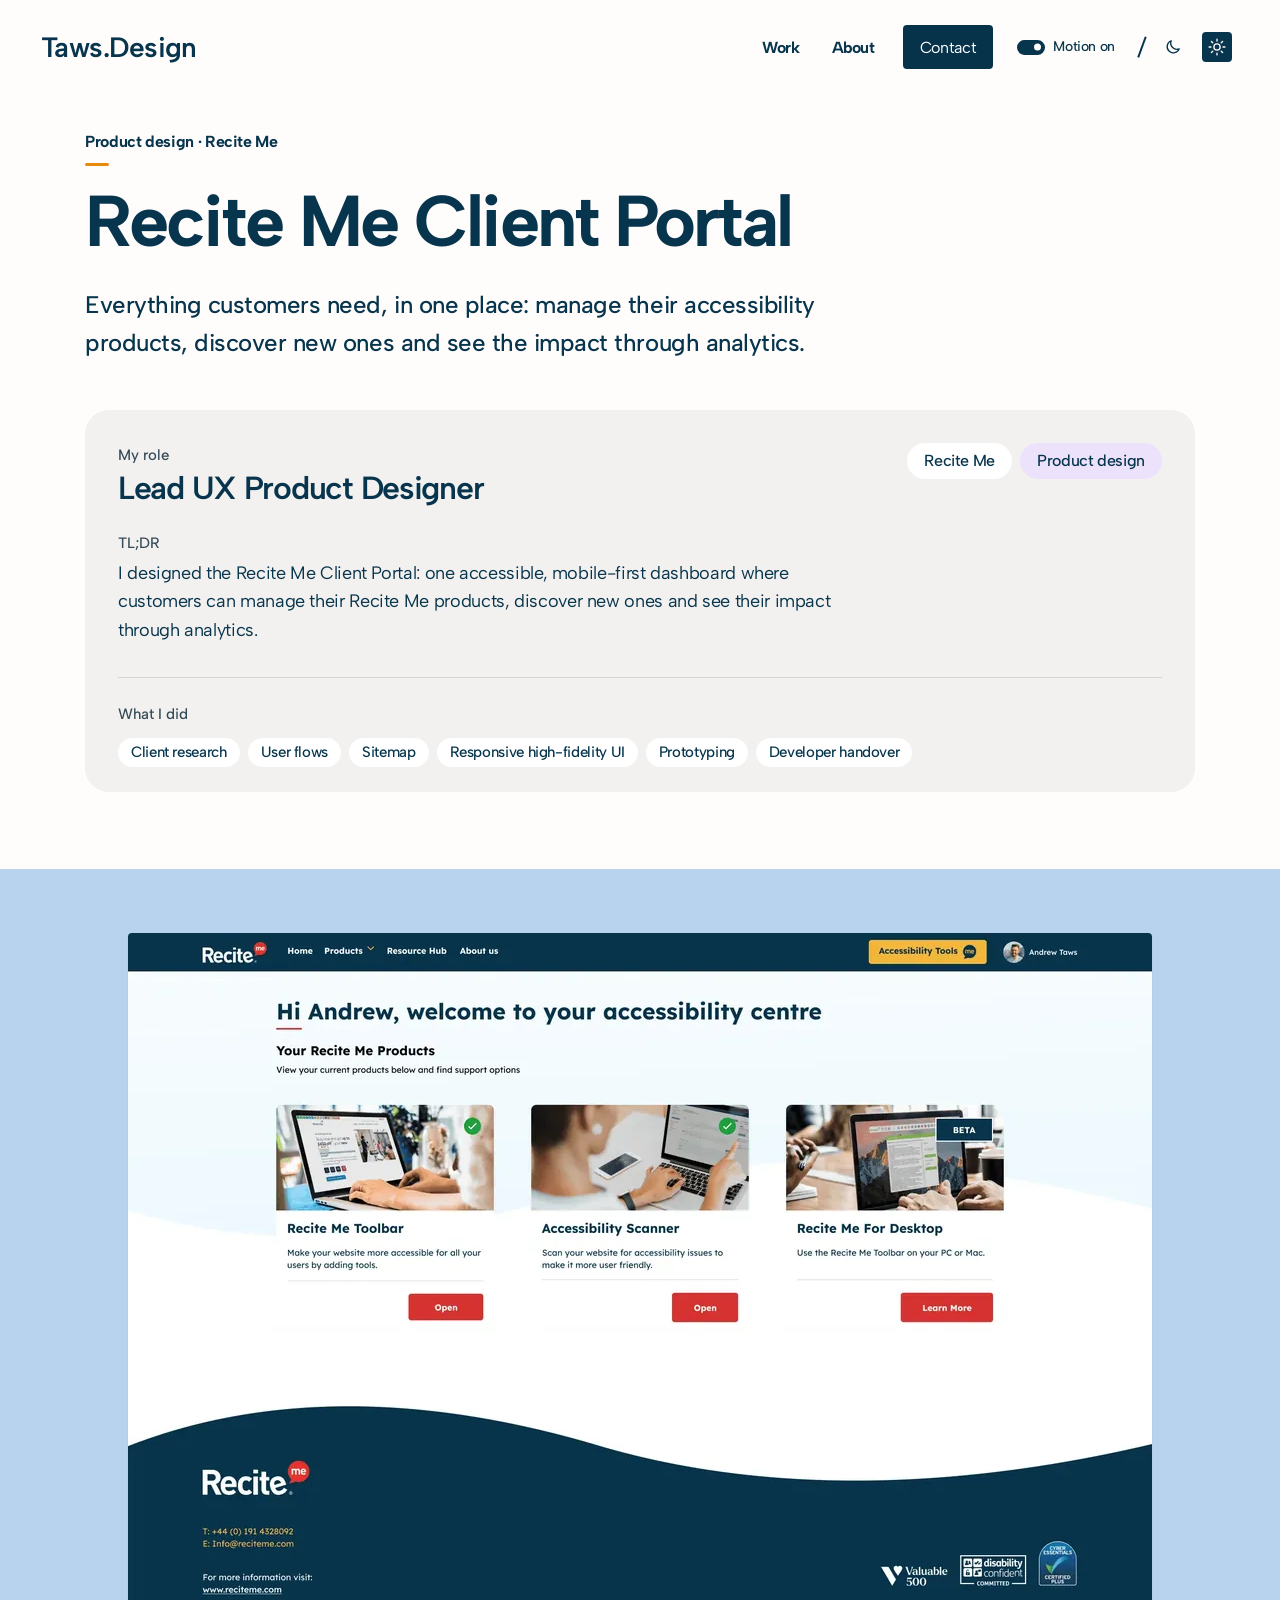
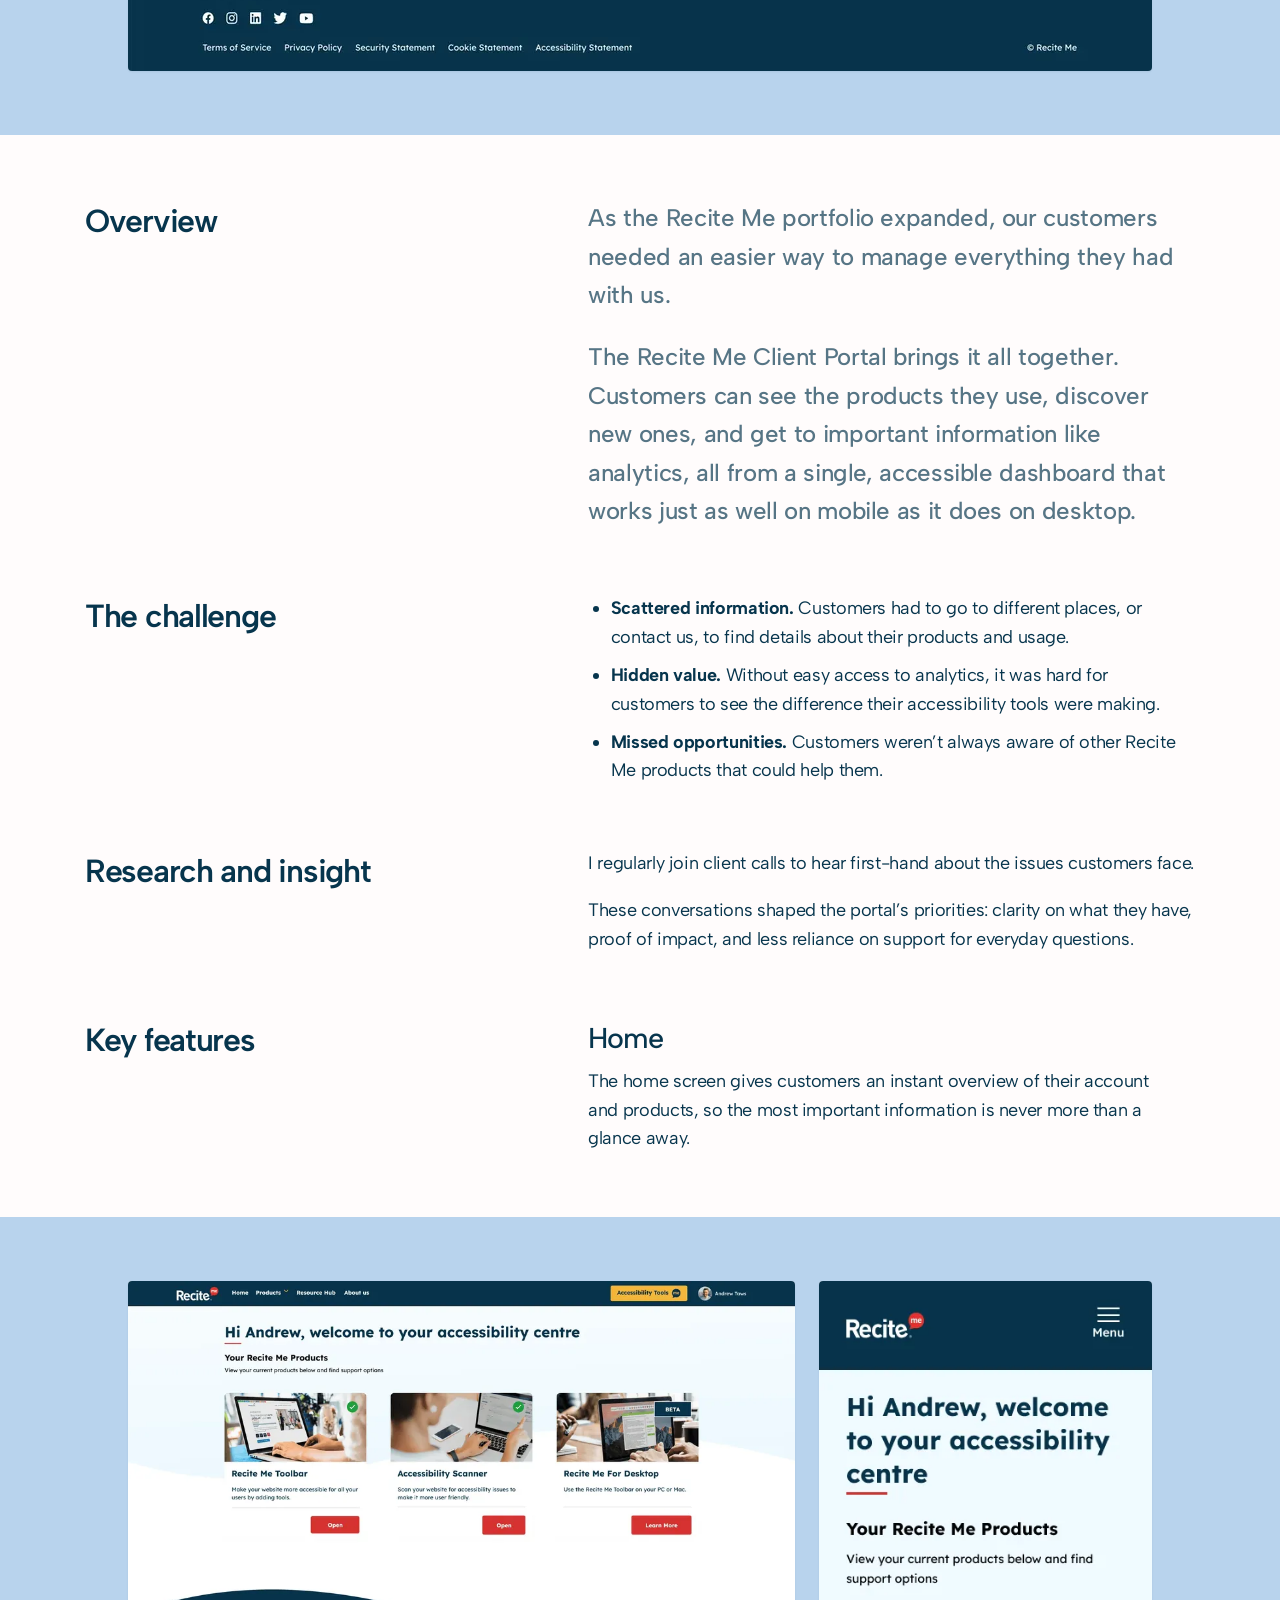
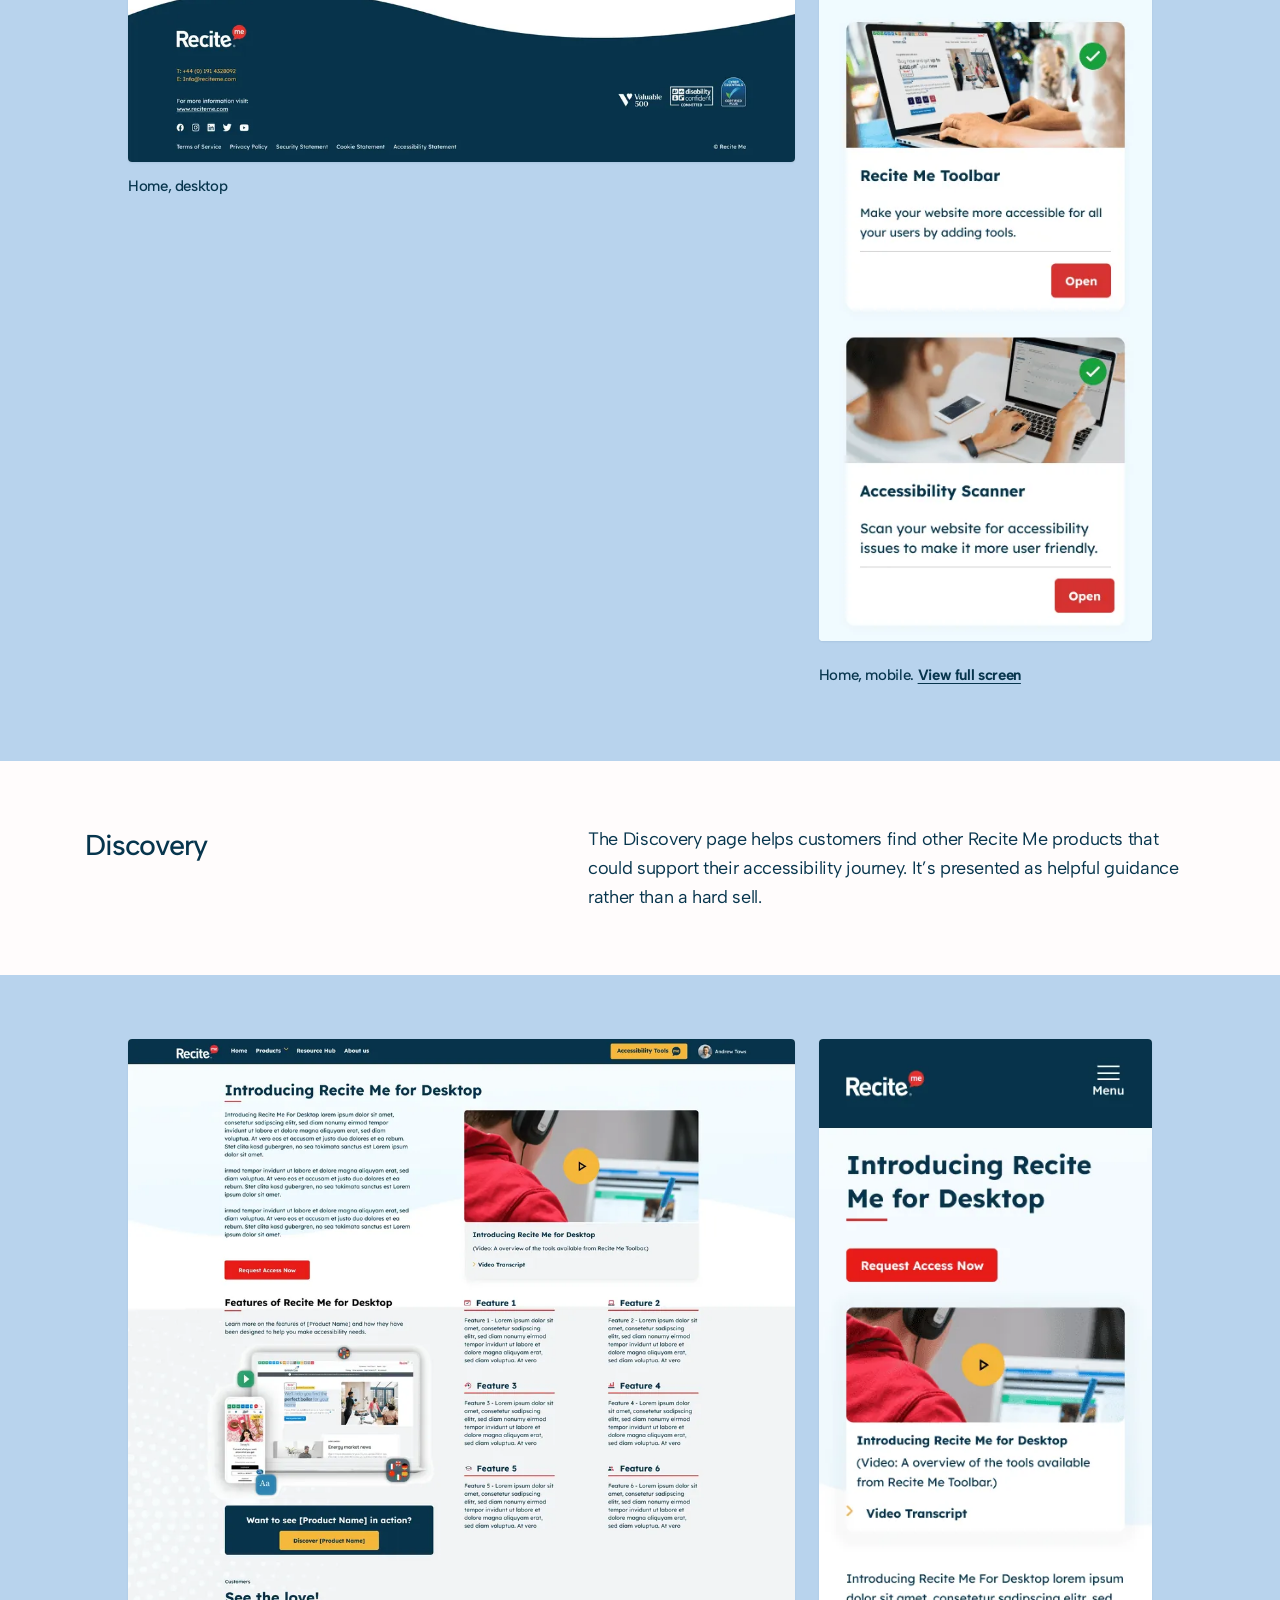
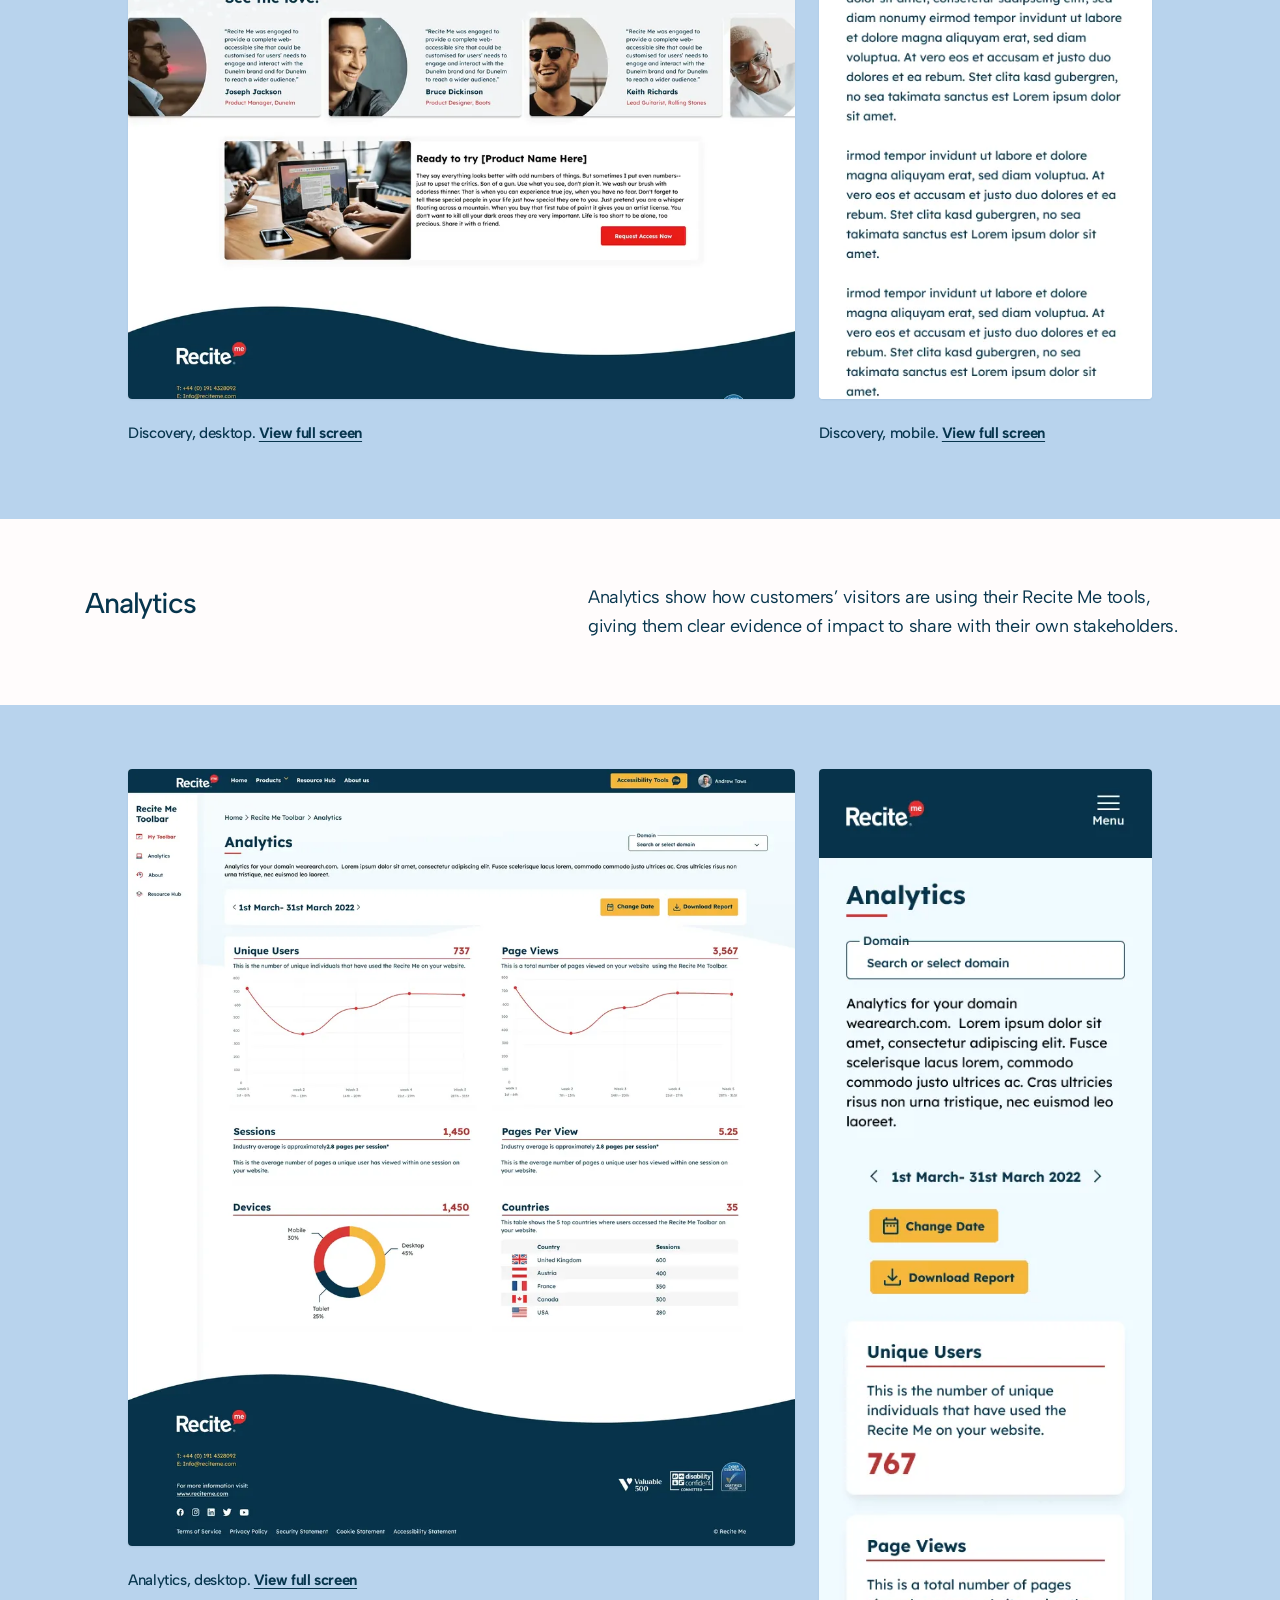
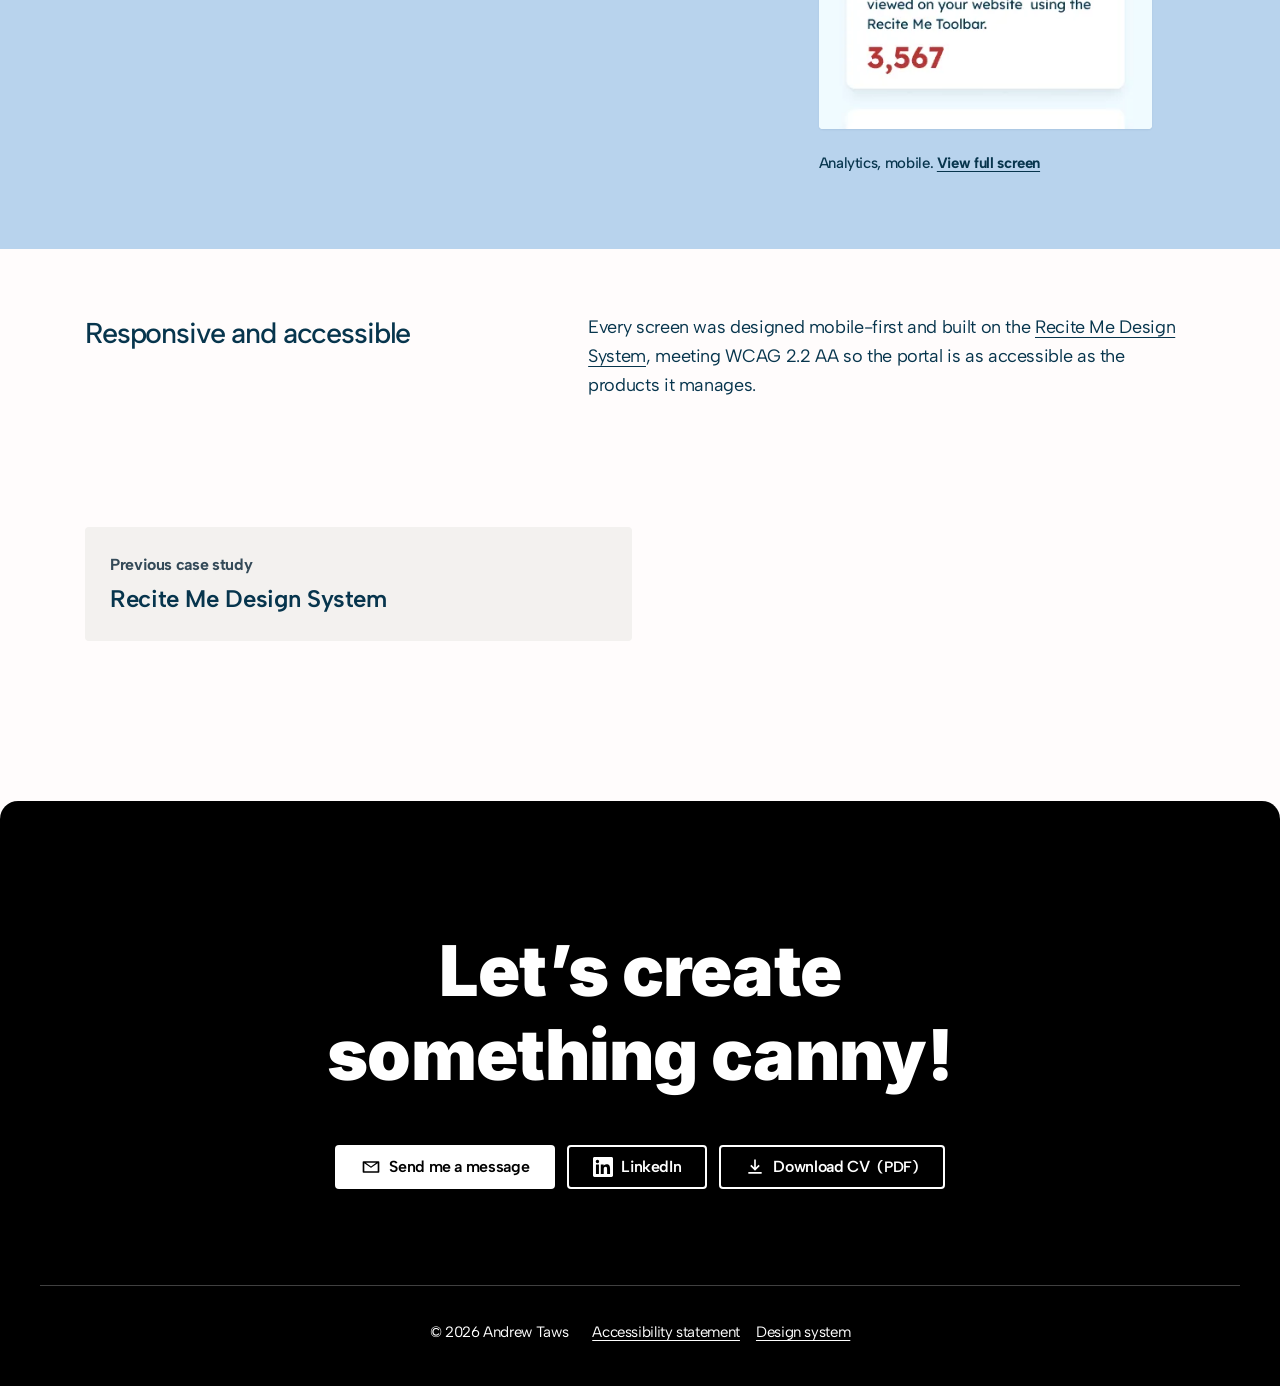
<file: work/client-portal.html>
<!doctype html>
<html lang="en-GB">
<head>
  <meta charset="utf-8">
  <meta name="viewport" content="width=device-width, initial-scale=1">
  <script>(function(d){d.classList.add("js");try{if(localStorage.getItem("motion")==="paused")d.classList.add("motion-paused");var t=localStorage.getItem("theme");if(t==="dark"||t==="light")d.setAttribute("data-theme",t)}catch(e){}})(document.documentElement)</script>
  <title>Recite Me Client Portal – Product Design Case Study | Andrew Taws</title>
  <meta name="description" content="Designing the Recite Me Client Portal, one place for customers to manage their accessibility products, discover new ones and see the impact through analytics.">
  <link rel="canonical" href="https://andrewtaws.co.uk/work/client-portal">

  <meta property="og:type" content="article">
  <meta property="og:site_name" content="Taws.Design">
  <meta property="og:title" content="Recite Me Client Portal – Product Design Case Study | Andrew Taws">
  <meta property="og:description" content="Designing the Recite Me Client Portal, one place for customers to manage their accessibility products, discover new ones and see the impact through analytics.">
  <meta property="og:url" content="https://andrewtaws.co.uk/work/client-portal">
  <meta property="og:image" content="https://andrewtaws.co.uk/assets/images/og-image.jpg">
  <meta property="og:image:width" content="1200">
  <meta property="og:image:height" content="630">
  <meta property="og:image:alt" content="Andrew Taws, Lead UX Product Designer">
  <meta name="twitter:card" content="summary_large_image">

  <link rel="icon" href="../favicon.ico" sizes="any">
  <link rel="icon" href="../favicon-32.png" type="image/png" sizes="32x32">
  <link rel="apple-touch-icon" href="../apple-touch-icon.png">
  <link rel="manifest" href="../site.webmanifest">
  <meta name="theme-color" content="#fffcfc" media="(prefers-color-scheme: light)">
  <meta name="theme-color" content="#0f1c25" media="(prefers-color-scheme: dark)">

  <link rel="preload" href="../assets/fonts/albert-sans-latin.woff2" as="font" type="font/woff2" crossorigin>
  <link rel="stylesheet" href="../assets/css/tokens.css?v=f3d131d7">
  <link rel="stylesheet" href="../assets/css/base.css?v=1dd6b6e0">
  <link rel="stylesheet" href="../assets/css/components.css?v=1c64df29">
  <script src="../assets/js/site.js?v=ac7a32ef" defer></script>
  <script src="../assets/js/scroll-reveal.js?v=4744df16" defer></script>
</head>
<body>
  <a class="skip-link" href="#main">Skip to main content</a>

  <header class="site-header">
    <div class="container site-header__inner">
      <a class="logo" href="../index.html">Taws.Design<span class="visually-hidden"> – home</span></a>
      <button class="nav-toggle" type="button" aria-expanded="false" aria-controls="site-nav-list">
        <svg class="nav-toggle__icon" viewBox="0 0 24 24" aria-hidden="true" focusable="false"><path class="nav-toggle__open" d="M3 6h18v2H3V6Zm0 5h18v2H3v-2Zm0 5h18v2H3v-2Z"/><path class="nav-toggle__close" d="m6.4 5 5.6 5.6L17.6 5 19 6.4 13.4 12l5.6 5.6-1.4 1.4-5.6-5.6L6.4 19 5 17.6l5.6-5.6L5 6.4 6.4 5Z"/></svg>
        <span class="visually-hidden">Menu</span>
      </button>
      <nav class="site-nav" aria-label="Main">
        <ul class="site-nav__list" id="site-nav-list">
          <li><a class="site-nav__link" href="../index.html#work">Work</a></li>
          <li><a class="site-nav__link" href="../about.html">About</a></li>
          <li><a class="site-nav__link site-nav__link--cta" href="../contact.html">Contact</a></li>
          <li class="site-nav__item--motion"><button class="motion-toggle" type="button" role="switch" aria-checked="true"><span class="motion-toggle__switch" aria-hidden="true"></span>Motion<span class="motion-toggle__state" aria-hidden="true">&nbsp;on</span></button></li>
          <li class="site-nav__item--theme"><div class="theme-picker" role="group" aria-label="Colour theme"><button class="theme-picker__btn" type="button" aria-pressed="false" data-theme-choice="dark"><svg class="theme-picker__icon" viewBox="0 0 24 24" aria-hidden="true" focusable="false"><path d="M19.5 14.2A7.5 7.5 0 0 1 9.8 4.5a7.5 7.5 0 1 0 9.7 9.7Z"/></svg><span class="visually-hidden">Dark mode</span></button><button class="theme-picker__btn" type="button" aria-pressed="false" data-theme-choice="light"><svg class="theme-picker__icon" viewBox="0 0 24 24" aria-hidden="true" focusable="false"><circle cx="12" cy="12" r="3.75"/><path d="M12 2.5v2.25M12 19.25v2.25M2.5 12h2.25M19.25 12h2.25M5.3 5.3l1.6 1.6M17.1 17.1l1.6 1.6M5.3 18.7l1.6-1.6M17.1 6.9l1.6-1.6"/></svg><span class="visually-hidden">Light mode</span></button></div></li>
        </ul>
      </nav>
    </div>
  </header>

  <main id="main" tabindex="-1">
    <article>
      <div class="container container--narrow">
        <header class="case-hero">
          <p class="eyebrow" data-reveal="intro-chars">Product design · Recite Me</p>
          <h1 data-reveal="intro-words" data-reveal-delay="0.3">Recite Me Client Portal</h1>
          <p class="lead">Everything customers need, in one place: manage their accessibility products, discover new ones and see the impact through analytics.</p>
        </header>

        <div data-reveal class="case-summary" role="group" aria-label="Project summary">
          <div class="case-summary__body">
            <div class="case-summary__head">
              <dl>
                <dt class="case-summary__label">My role</dt>
                <dd class="case-summary__title">Lead UX Product Designer</dd>
              </dl>
              <ul class="pill-list" aria-label="Company and project type">
                <li class="pill">Recite Me</li>
                <li class="pill pill--accent">Product design</li>
              </ul>
            </div>
            <!-- TODO (Andrew): review this TL;DR. -->
            <dl class="case-summary__tldr">
              <dt class="case-summary__label"><span aria-hidden="true">TL;DR</span><span class="visually-hidden">Summary</span></dt>
              <dd>I designed the Recite Me Client Portal: one accessible, mobile-first dashboard where customers can manage their Recite Me products, discover new ones and see their impact through analytics.</dd>
            </dl>
            <!-- TODO (Andrew): add Timeline and Team. -->
          </div>
          <dl class="case-summary__foot">
            <dt class="case-summary__label">What I did</dt>
            <dd>
              <ul class="pill-list">
                <li class="pill pill--sm">Client research</li>
                <li class="pill pill--sm">User flows</li>
                <li class="pill pill--sm">Sitemap</li>
                <li class="pill pill--sm">Responsive high-fidelity UI</li>
                <li class="pill pill--sm">Prototyping</li>
                <li class="pill pill--sm">Developer handover</li>
              </ul>
            </dd>
          </dl>
        </div>
      </div>

      <div class="media-band" data-reveal>
        <div class="container">
          <figure class="figure figure--hero">
            <img srcset="../assets/images/client-portal/client-portal-01-home-desktop-640.webp 640w, ../assets/images/client-portal/client-portal-01-home-desktop-1024.webp 1024w, ../assets/images/client-portal/client-portal-01-home-desktop-1440.webp 1440w, ../assets/images/client-portal/client-portal-01-home-desktop.webp 1920w" sizes="(min-width: 70em) 1024px, 92vw" src="../assets/images/client-portal/client-portal-01-home-desktop.webp" width="1920" height="1383" alt="Client Portal home screen on desktop, welcoming the customer to their accessibility centre with cards for their Recite Me products." fetchpriority="high">
          </figure>
        </div>
      </div>

      <div class="container container--narrow">
        <section class="split" data-reveal>
          <h2 class="split__heading">Overview</h2>
          <div class="prose prose--lead">
            <p data-reveal="highlight">As the Recite Me portfolio expanded, our customers needed an easier way to manage everything they had with us.</p>
            <p data-reveal="highlight">The Recite Me Client Portal brings it all together. Customers can see the products they use, discover new ones, and get to important information like analytics, all from a single, accessible dashboard that works just as well on mobile as it does on desktop.</p>
          </div>
        </section>

        <section class="split" data-reveal>
          <h2 class="split__heading">The challenge</h2>
          <div class="prose">
            <ul>
              <li><strong>Scattered information.</strong> Customers had to go to different places, or contact us, to find details about their products and usage.</li>
              <li><strong>Hidden value.</strong> Without easy access to analytics, it was hard for customers to see the difference their accessibility tools were making.</li>
              <li><strong>Missed opportunities.</strong> Customers weren’t always aware of other Recite Me products that could help them.</li>
            </ul>
          </div>
        </section>

        <section class="split" data-reveal>
          <h2 class="split__heading">Research and insight</h2>
          <div class="prose">
            <p>I regularly join client calls to hear first-hand about the issues customers face.</p>
            <!-- TODO (Andrew): confirm this sentence is accurate. -->
            <p>These conversations shaped the portal’s priorities: clarity on what they have, proof of impact, and less reliance on support for everyday questions.</p>
          </div>
        </section>

        <section class="split" data-reveal>
          <h2 class="split__heading">Key features</h2>
          <div class="prose">
            <h3>Home</h3>
            <p>The home screen gives customers an instant overview of their account and products, so the most important information is never more than a glance away.</p>
          </div>
        </section>
      </div>

      <div class="media-band" data-reveal>
        <div class="container">
          <ul class="gallery gallery--device">
            <li>
              <figure class="figure figure--tall">
                <img srcset="../assets/images/client-portal/client-portal-01-home-desktop-640.webp 640w, ../assets/images/client-portal/client-portal-01-home-desktop-1024.webp 1024w, ../assets/images/client-portal/client-portal-01-home-desktop-1440.webp 1440w, ../assets/images/client-portal/client-portal-01-home-desktop.webp 1920w" sizes="(min-width: 70em) 680px, (min-width: 40em) 62vw, 92vw" src="../assets/images/client-portal/client-portal-01-home-desktop.webp" width="1920" height="1383" alt="Client Portal home on desktop: a welcome message, cards for the Recite Me Toolbar, Accessibility Scanner and Recite Me for Desktop, and the site footer." loading="lazy" decoding="async">
                <figcaption>Home, desktop</figcaption>
              </figure>
            </li>
            <li>
              <figure class="figure figure--tall">
                <img src="../assets/images/client-portal/client-portal-02-home-mobile.webp" width="390" height="2169" alt="Client Portal home on mobile, with the product cards stacked in a single column." loading="lazy" decoding="async">
                <figcaption>Home, mobile. <a class="figure__open" href="../assets/images/client-portal/client-portal-02-home-mobile.webp">View full screen<span class="visually-hidden">: Home, mobile</span></a></figcaption>
              </figure>
            </li>
          </ul>
        </div>
      </div>

      <div class="container container--narrow">
        <section class="split" data-reveal>
          <h3 class="split__heading">Discovery</h3>
          <div class="prose">
            <p>The Discovery page helps customers find other Recite Me products that could support their accessibility journey. It’s presented as helpful guidance rather than a hard sell.</p>
          </div>
        </section>
      </div>

      <div class="media-band" data-reveal>
        <div class="container">
          <ul class="gallery gallery--device">
            <li>
              <figure class="figure figure--tall">
                <img srcset="../assets/images/client-portal/client-portal-03-discovery-desktop-640.webp 640w, ../assets/images/client-portal/client-portal-03-discovery-desktop-1024.webp 1024w, ../assets/images/client-portal/client-portal-03-discovery-desktop-1440.webp 1440w, ../assets/images/client-portal/client-portal-03-discovery-desktop.webp 1920w" sizes="(min-width: 70em) 680px, (min-width: 40em) 62vw, 92vw" src="../assets/images/client-portal/client-portal-03-discovery-desktop.webp" width="1920" height="2992" alt="Discovery page on desktop introducing Recite Me for Desktop, with an overview video, a grid of six features, customer testimonials and a Request Access button." loading="lazy" decoding="async">
                <figcaption>Discovery, desktop. <a class="figure__open" href="../assets/images/client-portal/client-portal-03-discovery-desktop.webp">View full screen<span class="visually-hidden">: Discovery, desktop</span></a></figcaption>
              </figure>
            </li>
            <li>
              <figure class="figure figure--tall">
                <img src="../assets/images/client-portal/client-portal-04-discovery-mobile.webp" width="390" height="4494" alt="Discovery page on mobile, with the product information stacked in a single column." loading="lazy" decoding="async">
                <figcaption>Discovery, mobile. <a class="figure__open" href="../assets/images/client-portal/client-portal-04-discovery-mobile.webp">View full screen<span class="visually-hidden">: Discovery, mobile</span></a></figcaption>
              </figure>
            </li>
          </ul>
        </div>
      </div>

      <div class="container container--narrow">
        <section class="split" data-reveal>
          <h3 class="split__heading">Analytics</h3>
          <div class="prose">
            <p>Analytics show how customers’ visitors are using their Recite Me tools, giving them clear evidence of impact to share with their own stakeholders.</p>
          </div>
        </section>
      </div>

      <div class="media-band" data-reveal>
        <div class="container">
          <ul class="gallery gallery--device">
            <li>
              <figure class="figure figure--tall">
                <img srcset="../assets/images/client-portal/client-portal-05-analytics-desktop-640.webp 640w, ../assets/images/client-portal/client-portal-05-analytics-desktop-1024.webp 1024w, ../assets/images/client-portal/client-portal-05-analytics-desktop-1440.webp 1440w, ../assets/images/client-portal/client-portal-05-analytics-desktop.webp 1920w" sizes="(min-width: 70em) 680px, (min-width: 40em) 62vw, 92vw" src="../assets/images/client-portal/client-portal-05-analytics-desktop.webp" width="1920" height="2236" alt="Analytics page on desktop for a chosen domain and date range, showing unique users, page views, sessions, pages per view, a devices doughnut chart and a table of top countries, with a Download Report button." loading="lazy" decoding="async">
                <figcaption>Analytics, desktop. <a class="figure__open" href="../assets/images/client-portal/client-portal-05-analytics-desktop.webp">View full screen<span class="visually-hidden">: Analytics, desktop</span></a></figcaption>
              </figure>
            </li>
            <li>
              <figure class="figure figure--tall">
                <img src="../assets/images/client-portal/client-portal-06-analytics-mobile.webp" width="390" height="3124" alt="Analytics page on mobile, with the charts stacked in a single column." loading="lazy" decoding="async">
                <figcaption>Analytics, mobile. <a class="figure__open" href="../assets/images/client-portal/client-portal-06-analytics-mobile.webp">View full screen<span class="visually-hidden">: Analytics, mobile</span></a></figcaption>
              </figure>
            </li>
          </ul>
        </div>
      </div>

      <div class="container container--narrow">
        <section class="split" data-reveal>
          <h3 class="split__heading">Responsive and accessible</h3>
          <div class="prose">
            <p>Every screen was designed mobile-first and built on the <a href="design-system.html">Recite Me Design System</a>, meeting WCAG 2.2 AA so the portal is as accessible as the products it manages.</p>
          </div>
        </section>

        <!-- TODO (Andrew): add an Outcome section with one to three results, e.g. adoption
        (customers or logins per month), fewer support tickets for account questions, upsell
        influenced by the Discovery page, or customer feedback.
        <section class="split" data-reveal>
          <h2 class="split__heading">Outcome</h2>
          <div class="prose"><ul><li></li></ul></div>
        </section>
        -->

        <!-- TODO (Andrew): add a Reflection section in your own words.
        <section class="split" data-reveal>
          <h2 class="split__heading">Reflection</h2>
          <div class="prose"><p></p></div>
        </section>
        -->

        <nav data-reveal class="pager" aria-label="Case studies">
          <ul class="pager__list">
            <li class="pager__item--prev">
              <a class="pager__link" href="design-system.html" rel="prev">
                <span class="pager__label">Previous case study</span>
                <span class="pager__title">Recite Me Design System</span>
              </a>
            </li>
          </ul>
        </nav>
      </div>
    </article>
  </main>

  <footer class="site-footer on-dark">
    <div class="container">
      <h2 class="site-footer__title" data-reveal="words">Let’s create something canny!</h2>
      <ul class="cluster site-footer__actions">
        <li><a class="btn btn--inverse" href="../contact.html">
          <svg class="btn__icon" viewBox="0 0 24 24" aria-hidden="true" focusable="false"><path d="M3 5h18a1 1 0 0 1 1 1v12a1 1 0 0 1-1 1H3a1 1 0 0 1-1-1V6a1 1 0 0 1 1-1Zm1 2.4V17h16V7.4l-7.4 5.2a1 1 0 0 1-1.2 0L4 7.4ZM5.9 7l6.1 4.3L18.1 7H5.9Z"/></svg>
          Send me a message</a></li>
        <li><a class="btn btn--ghost-inverse" href="https://www.linkedin.com/in/andrewtaws/" target="_blank" rel="noopener" aria-label="LinkedIn (opens in a new tab)">
          <svg class="btn__icon" viewBox="0 0 24 24" aria-hidden="true" focusable="false"><path d="M20.45 20.45h-3.56v-5.57c0-1.33-.02-3.04-1.85-3.04-1.85 0-2.14 1.45-2.14 2.94v5.67H9.35V9h3.41v1.56h.05c.48-.9 1.64-1.85 3.37-1.85 3.6 0 4.27 2.37 4.27 5.46v6.28ZM5.34 7.43a2.06 2.06 0 1 1 0-4.13 2.06 2.06 0 0 1 0 4.13ZM7.12 20.45H3.56V9h3.56v11.45ZM22.22 0H1.77C.79 0 0 .77 0 1.73v20.54C0 23.23.79 24 1.77 24h20.45c.98 0 1.78-.77 1.78-1.73V1.73C24 .77 23.2 0 22.22 0Z"/></svg>
          LinkedIn</a></li>
        <li><a class="btn btn--ghost-inverse" href="../assets/files/andrew-taws-cv.pdf">
          <svg class="btn__icon" viewBox="0 0 24 24" aria-hidden="true" focusable="false"><path d="M11 3h2v9.6l3.3-3.3 1.4 1.4L12 16.4l-5.7-5.7 1.4-1.4 3.3 3.3V3ZM4 18h16v2H4v-2Z"/></svg>
          Download CV <span class="text-sm">(PDF)</span></a></li>
      </ul>
      <div class="site-footer__meta">
        <p>© 2026 Andrew Taws</p>
        <nav aria-label="Footer">
          <ul>
            <li><a href="../accessibility.html">Accessibility statement</a></li>
            <li><a href="../design-system.html">Design system</a></li>
          </ul>
        </nav>
      </div>
    </div>
  </footer>
</body>
</html>
</file>
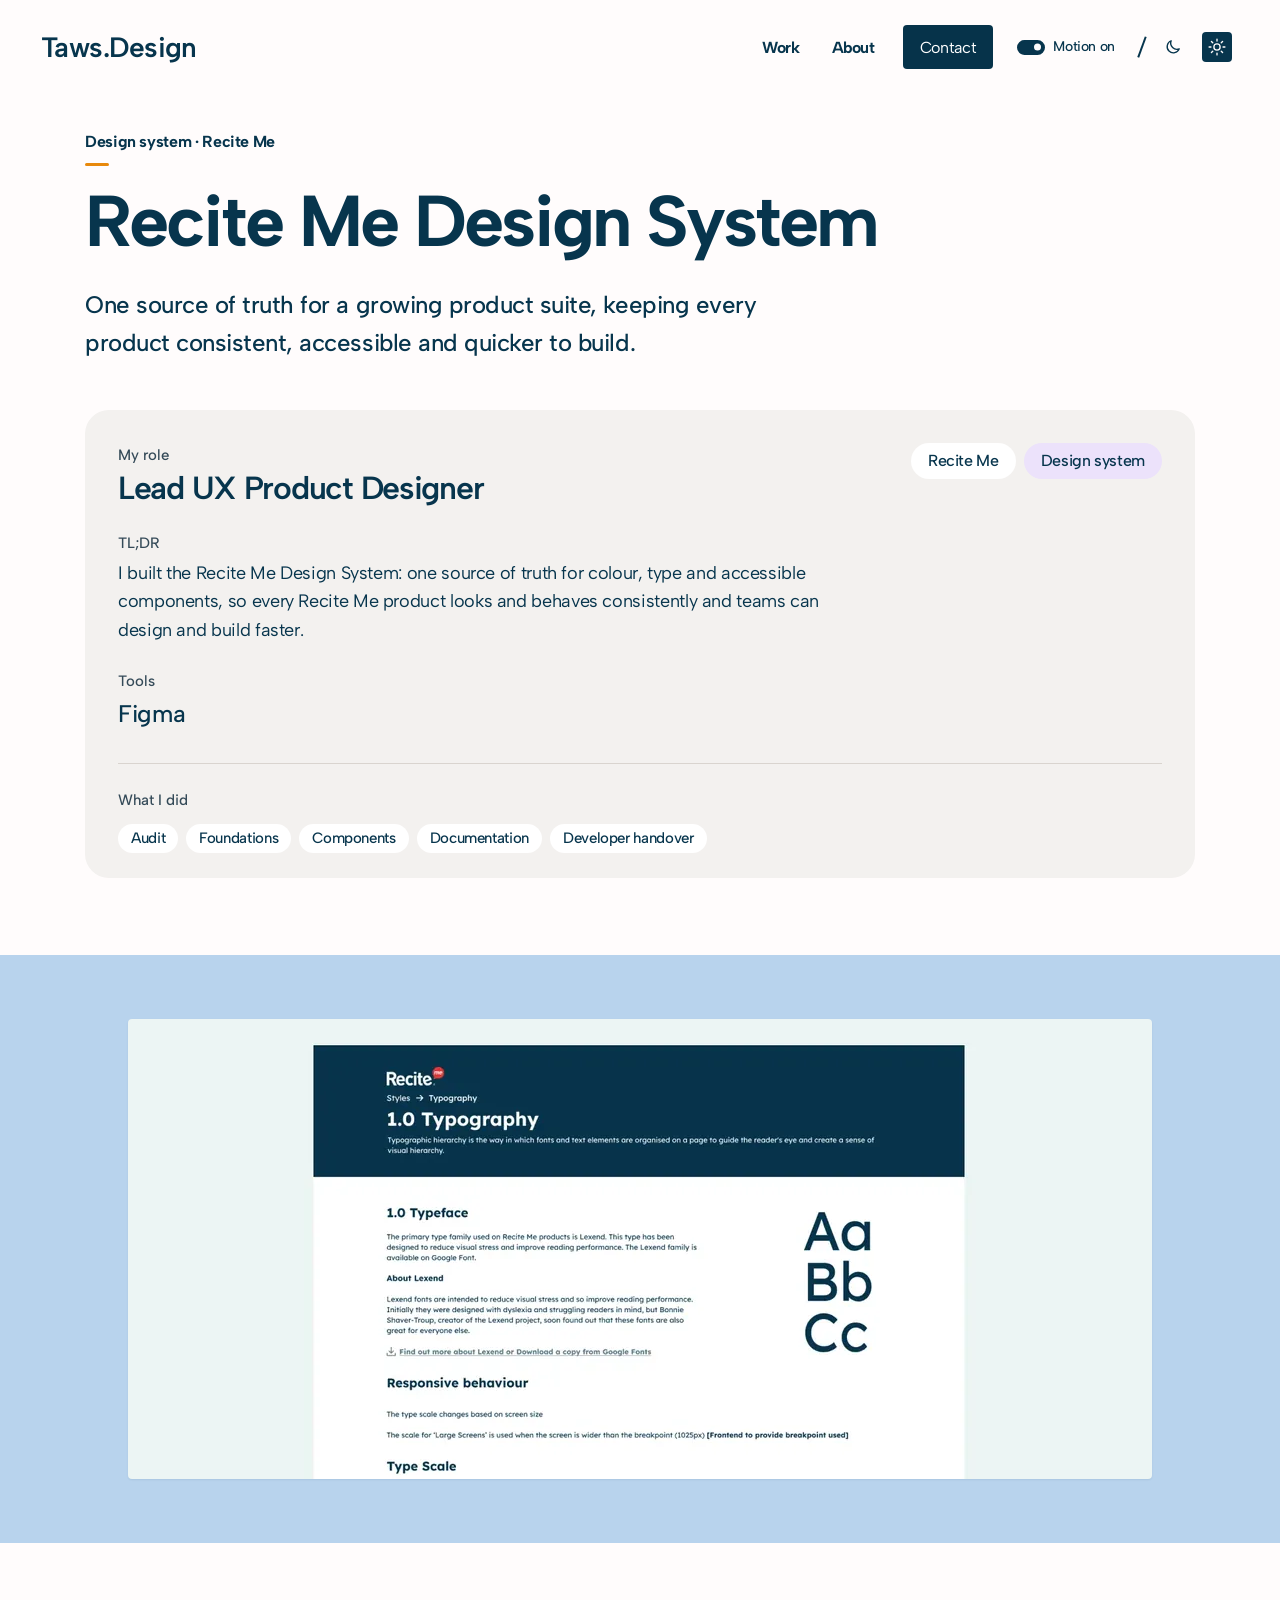
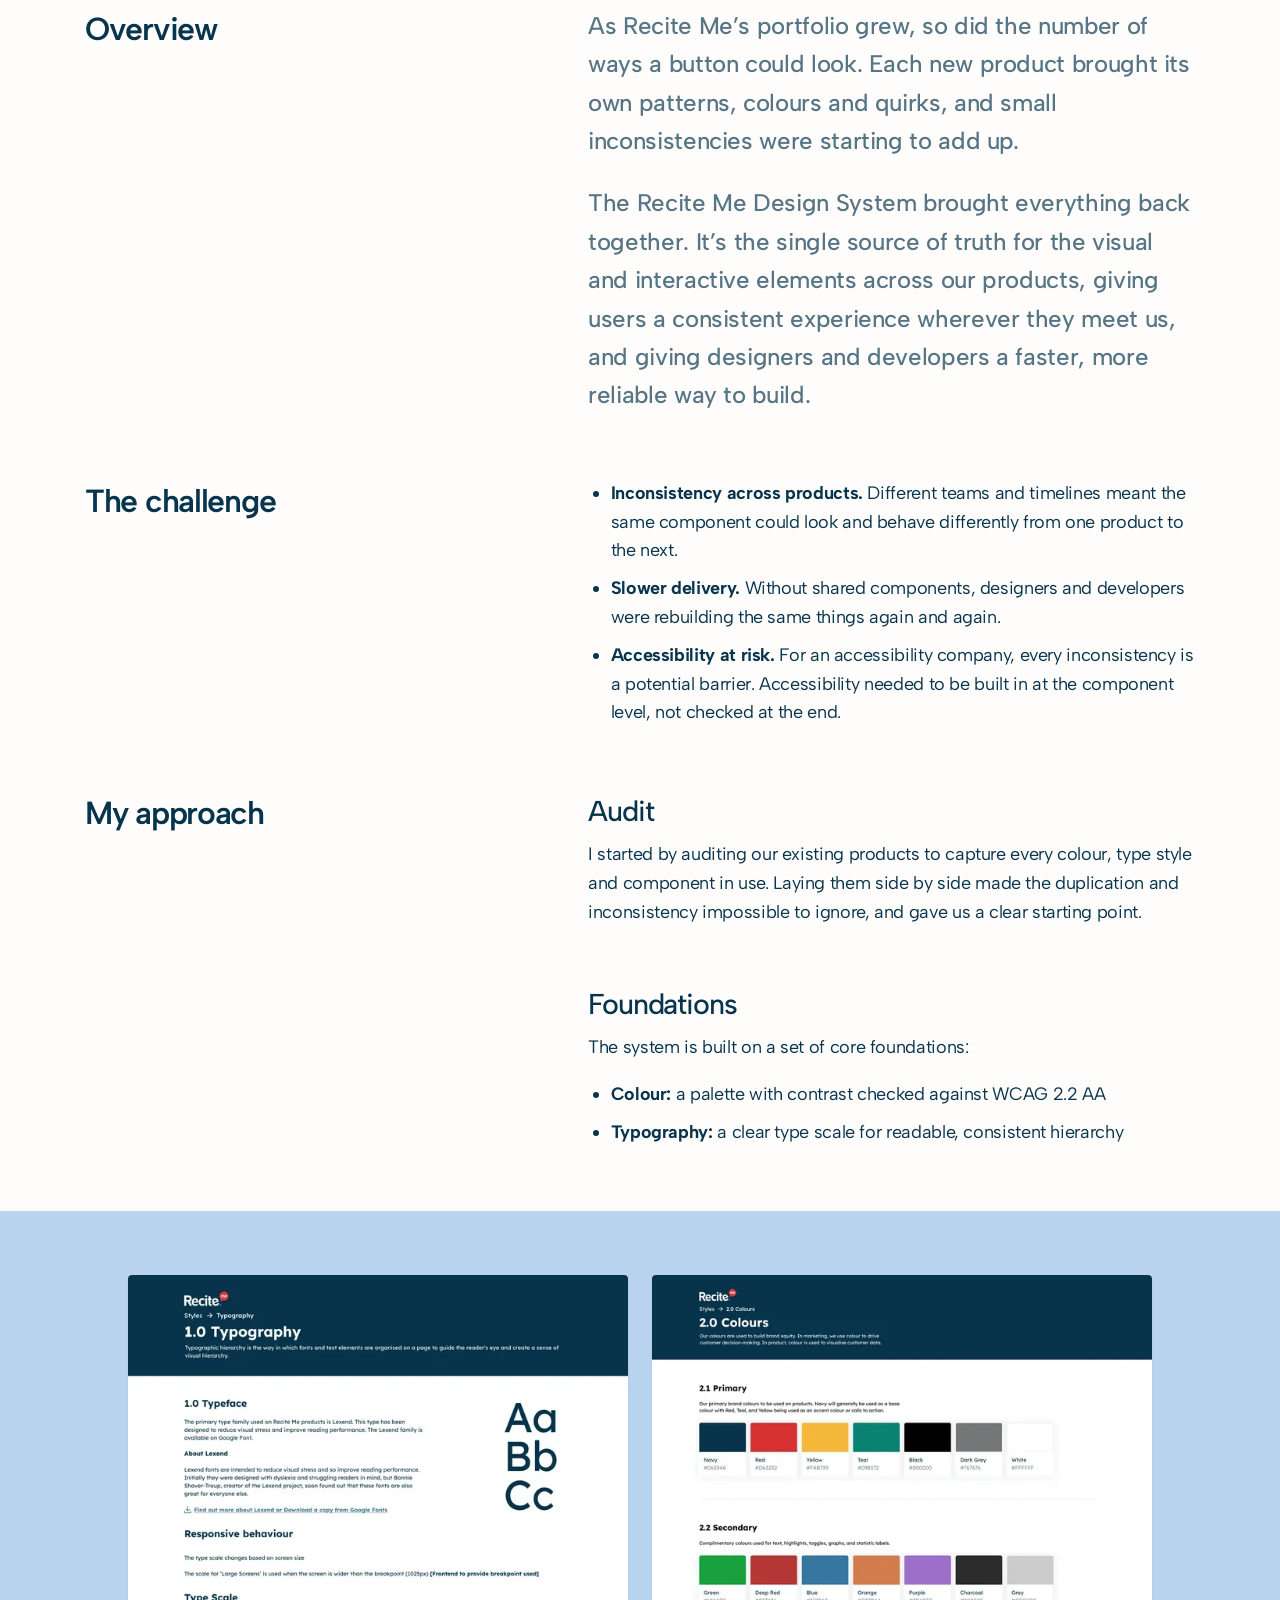
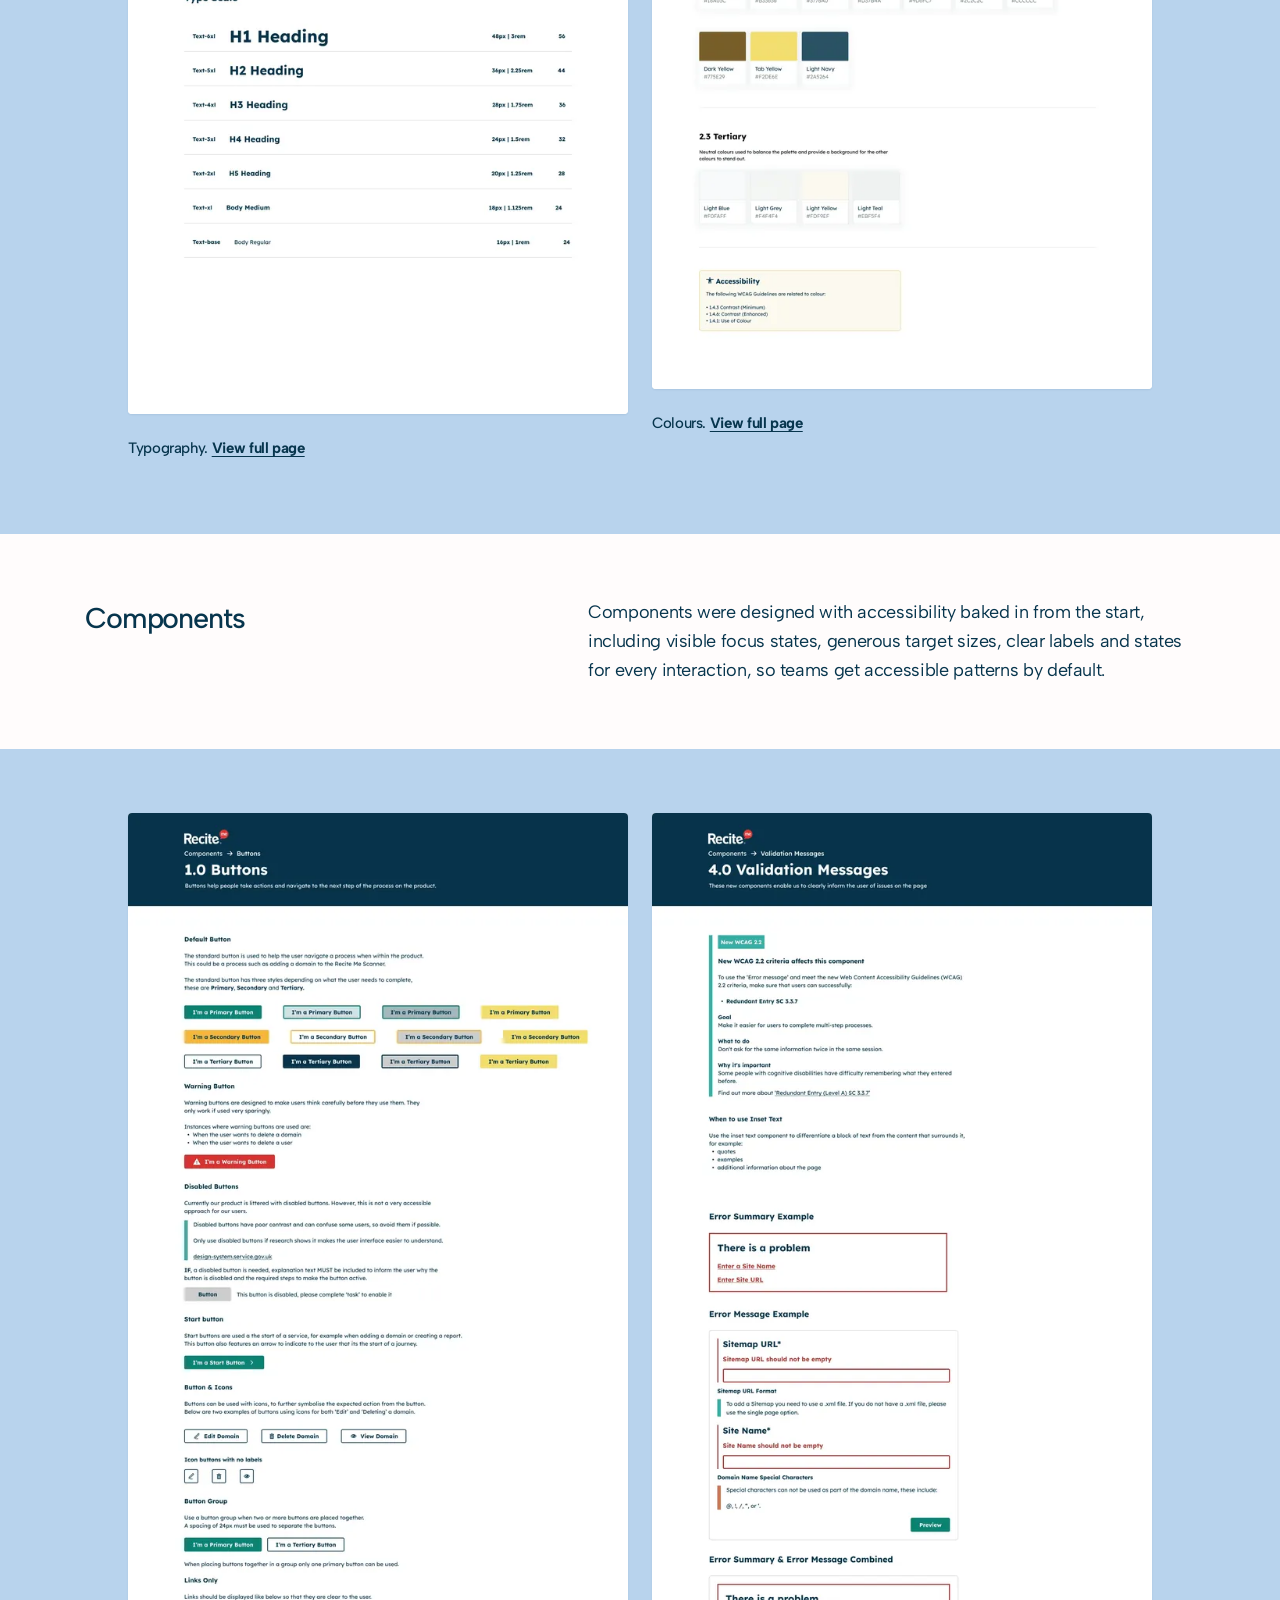
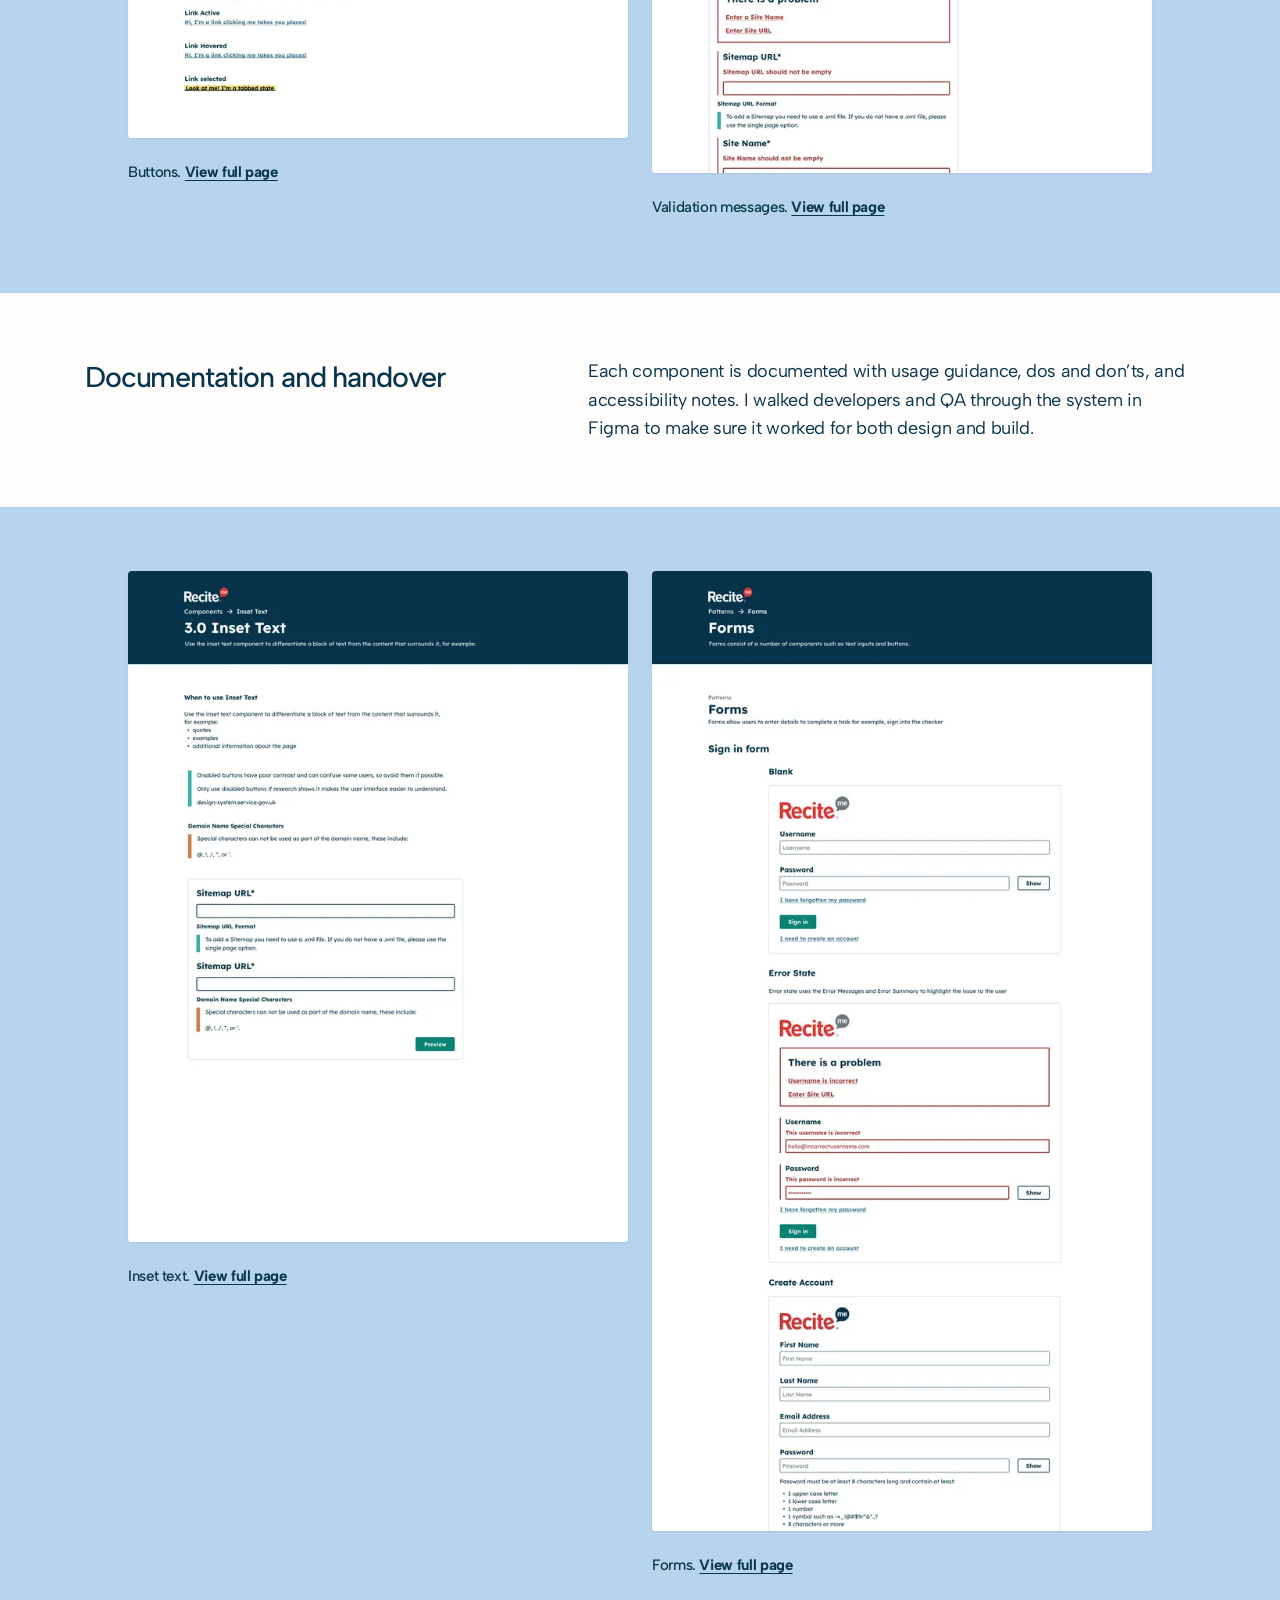
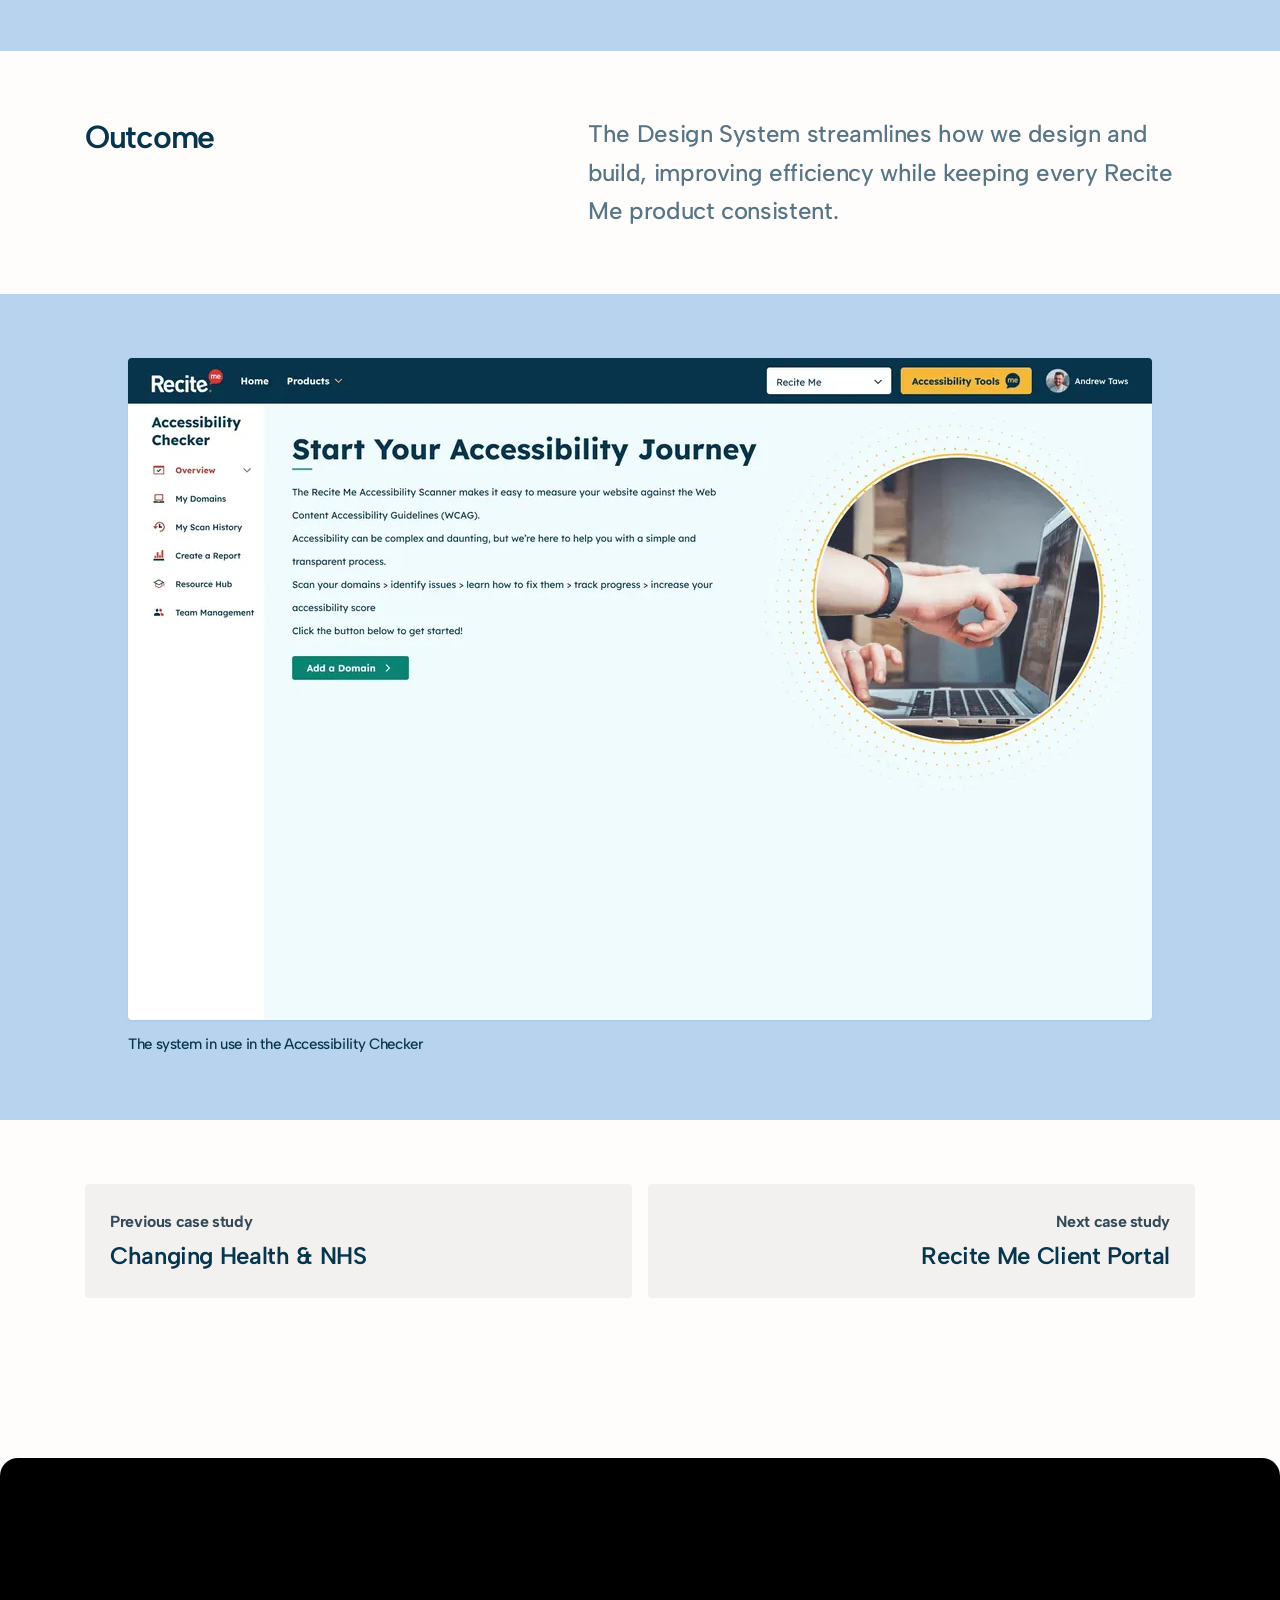
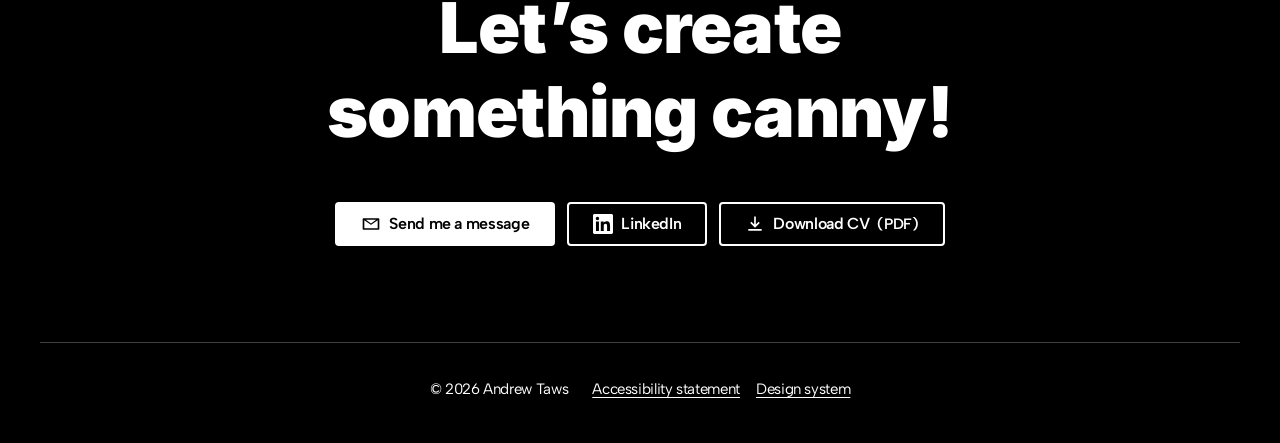
<file: work/design-system.html>
<!doctype html>
<html lang="en-GB">
<head>
  <meta charset="utf-8">
  <meta name="viewport" content="width=device-width, initial-scale=1">
  <script>(function(d){d.classList.add("js");try{if(localStorage.getItem("motion")==="paused")d.classList.add("motion-paused");var t=localStorage.getItem("theme");if(t==="dark"||t==="light")d.setAttribute("data-theme",t)}catch(e){}})(document.documentElement)</script>
  <title>Recite Me Design System – Case Study | Andrew Taws</title>
  <meta name="description" content="How I built the Recite Me Design System, a single source of truth that keeps a growing suite of accessibility products consistent, accessible and quicker to build.">
  <link rel="canonical" href="https://andrewtaws.co.uk/work/design-system">

  <meta property="og:type" content="article">
  <meta property="og:site_name" content="Taws.Design">
  <meta property="og:title" content="Recite Me Design System – Case Study | Andrew Taws">
  <meta property="og:description" content="How I built the Recite Me Design System, a single source of truth that keeps a growing suite of accessibility products consistent, accessible and quicker to build.">
  <meta property="og:url" content="https://andrewtaws.co.uk/work/design-system">
  <meta property="og:image" content="https://andrewtaws.co.uk/assets/images/og-image.jpg">
  <meta property="og:image:width" content="1200">
  <meta property="og:image:height" content="630">
  <meta property="og:image:alt" content="Andrew Taws, Lead UX Product Designer">
  <meta name="twitter:card" content="summary_large_image">

  <link rel="icon" href="../favicon.ico" sizes="any">
  <link rel="icon" href="../favicon-32.png" type="image/png" sizes="32x32">
  <link rel="apple-touch-icon" href="../apple-touch-icon.png">
  <link rel="manifest" href="../site.webmanifest">
  <meta name="theme-color" content="#fffcfc" media="(prefers-color-scheme: light)">
  <meta name="theme-color" content="#0f1c25" media="(prefers-color-scheme: dark)">

  <link rel="preload" href="../assets/fonts/albert-sans-latin.woff2" as="font" type="font/woff2" crossorigin>
  <link rel="stylesheet" href="../assets/css/tokens.css?v=f3d131d7">
  <link rel="stylesheet" href="../assets/css/base.css?v=1dd6b6e0">
  <link rel="stylesheet" href="../assets/css/components.css?v=1c64df29">
  <script src="../assets/js/site.js?v=ac7a32ef" defer></script>
  <script src="../assets/js/scroll-reveal.js?v=4744df16" defer></script>
</head>
<body>
  <a class="skip-link" href="#main">Skip to main content</a>

  <header class="site-header">
    <div class="container site-header__inner">
      <a class="logo" href="../index.html">Taws.Design<span class="visually-hidden"> – home</span></a>
      <button class="nav-toggle" type="button" aria-expanded="false" aria-controls="site-nav-list">
        <svg class="nav-toggle__icon" viewBox="0 0 24 24" aria-hidden="true" focusable="false"><path class="nav-toggle__open" d="M3 6h18v2H3V6Zm0 5h18v2H3v-2Zm0 5h18v2H3v-2Z"/><path class="nav-toggle__close" d="m6.4 5 5.6 5.6L17.6 5 19 6.4 13.4 12l5.6 5.6-1.4 1.4-5.6-5.6L6.4 19 5 17.6l5.6-5.6L5 6.4 6.4 5Z"/></svg>
        <span class="visually-hidden">Menu</span>
      </button>
      <nav class="site-nav" aria-label="Main">
        <ul class="site-nav__list" id="site-nav-list">
          <li><a class="site-nav__link" href="../index.html#work">Work</a></li>
          <li><a class="site-nav__link" href="../about.html">About</a></li>
          <li><a class="site-nav__link site-nav__link--cta" href="../contact.html">Contact</a></li>
          <li class="site-nav__item--motion"><button class="motion-toggle" type="button" role="switch" aria-checked="true"><span class="motion-toggle__switch" aria-hidden="true"></span>Motion<span class="motion-toggle__state" aria-hidden="true">&nbsp;on</span></button></li>
          <li class="site-nav__item--theme"><div class="theme-picker" role="group" aria-label="Colour theme"><button class="theme-picker__btn" type="button" aria-pressed="false" data-theme-choice="dark"><svg class="theme-picker__icon" viewBox="0 0 24 24" aria-hidden="true" focusable="false"><path d="M19.5 14.2A7.5 7.5 0 0 1 9.8 4.5a7.5 7.5 0 1 0 9.7 9.7Z"/></svg><span class="visually-hidden">Dark mode</span></button><button class="theme-picker__btn" type="button" aria-pressed="false" data-theme-choice="light"><svg class="theme-picker__icon" viewBox="0 0 24 24" aria-hidden="true" focusable="false"><circle cx="12" cy="12" r="3.75"/><path d="M12 2.5v2.25M12 19.25v2.25M2.5 12h2.25M19.25 12h2.25M5.3 5.3l1.6 1.6M17.1 17.1l1.6 1.6M5.3 18.7l1.6-1.6M17.1 6.9l1.6-1.6"/></svg><span class="visually-hidden">Light mode</span></button></div></li>
        </ul>
      </nav>
    </div>
  </header>

  <main id="main" tabindex="-1">
    <article>
      <div class="container container--narrow">
        <header class="case-hero">
          <p class="eyebrow" data-reveal="intro-chars">Design system · Recite Me</p>
          <h1 data-reveal="intro-words" data-reveal-delay="0.3">Recite Me Design System</h1>
          <p class="lead">One source of truth for a growing product suite, keeping every product consistent, accessible and quicker to build.</p>
        </header>

        <div data-reveal class="case-summary" role="group" aria-label="Project summary">
          <div class="case-summary__body">
            <div class="case-summary__head">
              <dl>
                <dt class="case-summary__label">My role</dt>
                <dd class="case-summary__title">Lead UX Product Designer</dd>
              </dl>
              <ul class="pill-list" aria-label="Company and project type">
                <li class="pill">Recite Me</li>
                <li class="pill pill--accent">Design system</li>
              </ul>
            </div>
            <!-- TODO (Andrew): review this TL;DR. -->
            <dl class="case-summary__tldr">
              <dt class="case-summary__label"><span aria-hidden="true">TL;DR</span><span class="visually-hidden">Summary</span></dt>
              <dd>I built the Recite Me Design System: one source of truth for colour, type and accessible components, so every Recite Me product looks and behaves consistently and teams can design and build faster.</dd>
            </dl>
            <dl class="case-summary__facts">
              <div class="case-summary__fact">
                <dt class="case-summary__label">Tools</dt>
                <dd>Figma</dd>
              </div>
            </dl>
            <!-- TODO (Andrew): add Timeline and Team (e.g. "me plus front-end developers"), and any other tools such as Storybook or tokens tooling. -->
          </div>
          <dl class="case-summary__foot">
            <dt class="case-summary__label">What I did</dt>
            <dd>
              <ul class="pill-list">
                <li class="pill pill--sm">Audit</li>
                <li class="pill pill--sm">Foundations</li>
                <li class="pill pill--sm">Components</li>
                <li class="pill pill--sm">Documentation</li>
                <li class="pill pill--sm">Developer handover</li>
              </ul>
            </dd>
          </dl>
        </div>
      </div>

      <div class="media-band" data-reveal>
        <div class="container">
          <figure class="figure figure--hero">
            <img srcset="../assets/images/home/home-card-design-system-640.webp 640w, ../assets/images/home/home-card-design-system-1024.webp 1024w, ../assets/images/home/home-card-design-system.webp 1524w" sizes="(min-width: 70em) 1024px, 92vw" src="../assets/images/home/home-card-design-system.webp" width="1524" height="684" alt="The Typography page of the Recite Me Design System, with a large “Aa Bb Cc” specimen of the typeface." fetchpriority="high">
          </figure>
        </div>
      </div>

      <div class="container container--narrow">
        <section class="split" data-reveal>
          <h2 class="split__heading">Overview</h2>
          <div class="prose prose--lead">
            <p data-reveal="highlight">As Recite Me’s portfolio grew, so did the number of ways a button could look. Each new product brought its own patterns, colours and quirks, and small inconsistencies were starting to add up.</p>
            <p data-reveal="highlight">The Recite Me Design System brought everything back together. It’s the single source of truth for the visual and interactive elements across our products, giving users a consistent experience wherever they meet us, and giving designers and developers a faster, more reliable way to build.</p>
          </div>
        </section>

        <section class="split" data-reveal>
          <h2 class="split__heading">The challenge</h2>
          <div class="prose">
            <ul>
              <li><strong>Inconsistency across products.</strong> Different teams and timelines meant the same component could look and behave differently from one product to the next.</li>
              <li><strong>Slower delivery.</strong> Without shared components, designers and developers were rebuilding the same things again and again.</li>
              <li><strong>Accessibility at risk.</strong> For an accessibility company, every inconsistency is a potential barrier. Accessibility needed to be built in at the component level, not checked at the end.</li>
            </ul>
          </div>
        </section>

        <section class="split" data-reveal>
          <h2 class="split__heading">My approach</h2>
          <div class="prose">
            <h3>Audit</h3>
            <!-- TODO (Andrew): confirm this paragraph is accurate. -->
            <p>I started by auditing our existing products to capture every colour, type style and component in use. Laying them side by side made the duplication and inconsistency impossible to ignore, and gave us a clear starting point.</p>
            <h3>Foundations</h3>
            <p>The system is built on a set of core foundations:</p>
            <ul>
              <li><strong>Colour:</strong> a palette with contrast checked against WCAG 2.2 AA</li>
              <li><strong>Typography:</strong> a clear type scale for readable, consistent hierarchy</li>
              <!-- TODO (Andrew): add Spacing and layout (e.g. 8pt grid) and Iconography if applicable. -->
            </ul>
          </div>
        </section>
      </div>

      <div class="media-band" data-reveal>
        <div class="container">
          <ul class="gallery gallery--2">
            <li>
              <figure class="figure figure--tall">
                <img srcset="../assets/images/design-system/design-system-01-640.webp 640w, ../assets/images/design-system/design-system-01-1024.webp 1024w, ../assets/images/design-system/design-system-01.webp 1440w" sizes="(min-width: 70em) 500px, (min-width: 40em) 46vw, 92vw" src="../assets/images/design-system/design-system-01.webp" width="1440" height="2131" alt="Typography page (1.0) documenting the typeface, responsive behaviour and the type scale from H1 to body text, with sizes for each." loading="lazy" decoding="async">
                <figcaption>Typography. <a class="figure__open" href="../assets/images/design-system/design-system-01.webp">View full page<span class="visually-hidden">: Typography</span></a></figcaption>
              </figure>
            </li>
            <li>
              <figure class="figure figure--tall">
                <img srcset="../assets/images/design-system/design-system-02-640.webp 640w, ../assets/images/design-system/design-system-02-1024.webp 1024w, ../assets/images/design-system/design-system-02-1440.webp 1440w, ../assets/images/design-system/design-system-02.webp 1716w" sizes="(min-width: 70em) 500px, (min-width: 40em) 46vw, 92vw" src="../assets/images/design-system/design-system-02.webp" width="1716" height="2454" alt="Colours page (2.0) showing primary, secondary and tertiary palettes as swatches, with notes on accessible contrast." loading="lazy" decoding="async">
                <figcaption>Colours. <a class="figure__open" href="../assets/images/design-system/design-system-02.webp">View full page<span class="visually-hidden">: Colours</span></a></figcaption>
              </figure>
            </li>
          </ul>
        </div>
      </div>

      <div class="container container--narrow">
        <section class="split" data-reveal>
          <h3 class="split__heading">Components</h3>
          <div class="prose">
            <!-- TODO (Andrew): confirm this paragraph is accurate. -->
            <p>Components were designed with accessibility baked in from the start, including visible focus states, generous target sizes, clear labels and states for every interaction, so teams get accessible patterns by default.</p>
          </div>
        </section>
      </div>

      <div class="media-band" data-reveal>
        <div class="container">
          <ul class="gallery gallery--2">
            <li>
              <figure class="figure figure--tall">
                <img srcset="../assets/images/design-system/design-system-03-640.webp 640w, ../assets/images/design-system/design-system-03-1024.webp 1024w, ../assets/images/design-system/design-system-03.webp 1440w" sizes="(min-width: 70em) 500px, (min-width: 40em) 46vw, 92vw" src="../assets/images/design-system/design-system-03.webp" width="1440" height="2664" alt="Buttons page documenting primary, secondary and tertiary buttons, warning, disabled and icon buttons, button groups and links, each with their states." loading="lazy" decoding="async">
                <figcaption>Buttons. <a class="figure__open" href="../assets/images/design-system/design-system-03.webp">View full page<span class="visually-hidden">: Buttons</span></a></figcaption>
              </figure>
            </li>
            <li>
              <figure class="figure figure--tall">
                <img srcset="../assets/images/design-system/design-system-04-640.webp 640w, ../assets/images/design-system/design-system-04-1024.webp 1024w, ../assets/images/design-system/design-system-04.webp 1440w" sizes="(min-width: 70em) 500px, (min-width: 40em) 46vw, 92vw" src="../assets/images/design-system/design-system-04.webp" width="1440" height="4201" alt="Validation messages page (4.0) showing error summaries and inline field errors, with guidance on when and how to use them." loading="lazy" decoding="async">
                <figcaption>Validation messages. <a class="figure__open" href="../assets/images/design-system/design-system-04.webp">View full page<span class="visually-hidden">: Validation messages</span></a></figcaption>
              </figure>
            </li>
          </ul>
        </div>
      </div>

      <div class="container container--narrow">
        <section class="split" data-reveal>
          <h3 class="split__heading">Documentation and handover</h3>
          <div class="prose">
            <!-- TODO (Andrew): confirm this paragraph is accurate. -->
            <p>Each component is documented with usage guidance, dos and don’ts, and accessibility notes. I walked developers and QA through the system in Figma to make sure it worked for both design and build.</p>
          </div>
        </section>
      </div>

      <div class="media-band" data-reveal>
        <div class="container">
          <ul class="gallery gallery--2">
            <li>
              <figure class="figure figure--tall">
                <img srcset="../assets/images/design-system/design-system-05-640.webp 640w, ../assets/images/design-system/design-system-05-1024.webp 1024w, ../assets/images/design-system/design-system-05.webp 1440w" sizes="(min-width: 70em) 500px, (min-width: 40em) 46vw, 92vw" src="../assets/images/design-system/design-system-05.webp" width="1440" height="1930" alt="Inset text component page (3.0) explaining when to use inset text, with examples for domain name special characters and sitemap URL format." loading="lazy" decoding="async">
                <figcaption>Inset text. <a class="figure__open" href="../assets/images/design-system/design-system-05.webp">View full page<span class="visually-hidden">: Inset text</span></a></figcaption>
              </figure>
            </li>
            <li>
              <figure class="figure figure--tall">
                <img srcset="../assets/images/design-system/design-system-06-640.webp 640w, ../assets/images/design-system/design-system-06-1024.webp 1024w, ../assets/images/design-system/design-system-06.webp 1440w" sizes="(min-width: 70em) 500px, (min-width: 40em) 46vw, 92vw" src="../assets/images/design-system/design-system-06.webp" width="1440" height="2960" alt="Forms page showing sign-in, error state and create account form patterns built from the system’s components." loading="lazy" decoding="async">
                <figcaption>Forms. <a class="figure__open" href="../assets/images/design-system/design-system-06.webp">View full page<span class="visually-hidden">: Forms</span></a></figcaption>
              </figure>
            </li>
          </ul>
        </div>
      </div>

      <div class="container container--narrow">
        <section class="split" data-reveal>
          <h2 class="split__heading">Outcome</h2>
          <div class="prose prose--lead">
            <p data-reveal="highlight">The Design System streamlines how we design and build, improving efficiency while keeping every Recite Me product consistent.</p>
            <!-- TODO (Andrew): add specifics, e.g. number of components or products using the
            system, time saved on new features, fewer inconsistencies or accessibility bugs,
            and the products it powers (e.g. the Checker and the Client Portal). -->
          </div>
        </section>
      </div>

      <div class="media-band" data-reveal>
        <div class="container">
          <figure class="figure figure--hero">
            <img srcset="../assets/images/shared/checker-17-and-design-system-07-640.webp 640w, ../assets/images/shared/checker-17-and-design-system-07-1024.webp 1024w, ../assets/images/shared/checker-17-and-design-system-07-1440.webp 1440w, ../assets/images/shared/checker-17-and-design-system-07.webp 1728w" sizes="(min-width: 70em) 1024px, 92vw" src="../assets/images/shared/checker-17-and-design-system-07.webp" width="1728" height="1117" alt="The design system in use: the Accessibility Checker’s “Start your accessibility journey” screen, built with the system’s typography, colours and buttons." loading="lazy" decoding="async">
            <figcaption>The system in use in the Accessibility Checker</figcaption>
          </figure>
        </div>
      </div>

      <div class="container container--narrow">
        <!-- TODO (Andrew): add a Reflection section in your own words.
        <section class="split" data-reveal>
          <h2 class="split__heading">Reflection</h2>
          <div class="prose"><p></p></div>
        </section>
        -->

        <nav data-reveal class="pager" aria-label="Case studies">
          <ul class="pager__list">
            <li class="pager__item--prev">
              <a class="pager__link" href="changing-health.html" rel="prev">
                <span class="pager__label">Previous case study</span>
                <span class="pager__title">Changing Health &amp; NHS</span>
              </a>
            </li>
            <li class="pager__item--next">
              <a class="pager__link" href="client-portal.html" rel="next">
                <span class="pager__label">Next case study</span>
                <span class="pager__title">Recite Me Client Portal</span>
              </a>
            </li>
          </ul>
        </nav>
      </div>
    </article>
  </main>

  <footer class="site-footer on-dark">
    <div class="container">
      <h2 class="site-footer__title" data-reveal="words">Let’s create something canny!</h2>
      <ul class="cluster site-footer__actions">
        <li><a class="btn btn--inverse" href="../contact.html">
          <svg class="btn__icon" viewBox="0 0 24 24" aria-hidden="true" focusable="false"><path d="M3 5h18a1 1 0 0 1 1 1v12a1 1 0 0 1-1 1H3a1 1 0 0 1-1-1V6a1 1 0 0 1 1-1Zm1 2.4V17h16V7.4l-7.4 5.2a1 1 0 0 1-1.2 0L4 7.4ZM5.9 7l6.1 4.3L18.1 7H5.9Z"/></svg>
          Send me a message</a></li>
        <li><a class="btn btn--ghost-inverse" href="https://www.linkedin.com/in/andrewtaws/" target="_blank" rel="noopener" aria-label="LinkedIn (opens in a new tab)">
          <svg class="btn__icon" viewBox="0 0 24 24" aria-hidden="true" focusable="false"><path d="M20.45 20.45h-3.56v-5.57c0-1.33-.02-3.04-1.85-3.04-1.85 0-2.14 1.45-2.14 2.94v5.67H9.35V9h3.41v1.56h.05c.48-.9 1.64-1.85 3.37-1.85 3.6 0 4.27 2.37 4.27 5.46v6.28ZM5.34 7.43a2.06 2.06 0 1 1 0-4.13 2.06 2.06 0 0 1 0 4.13ZM7.12 20.45H3.56V9h3.56v11.45ZM22.22 0H1.77C.79 0 0 .77 0 1.73v20.54C0 23.23.79 24 1.77 24h20.45c.98 0 1.78-.77 1.78-1.73V1.73C24 .77 23.2 0 22.22 0Z"/></svg>
          LinkedIn</a></li>
        <li><a class="btn btn--ghost-inverse" href="../assets/files/andrew-taws-cv.pdf">
          <svg class="btn__icon" viewBox="0 0 24 24" aria-hidden="true" focusable="false"><path d="M11 3h2v9.6l3.3-3.3 1.4 1.4L12 16.4l-5.7-5.7 1.4-1.4 3.3 3.3V3ZM4 18h16v2H4v-2Z"/></svg>
          Download CV <span class="text-sm">(PDF)</span></a></li>
      </ul>
      <div class="site-footer__meta">
        <p>© 2026 Andrew Taws</p>
        <nav aria-label="Footer">
          <ul>
            <li><a href="../accessibility.html">Accessibility statement</a></li>
            <li><a href="../design-system.html">Design system</a></li>
          </ul>
        </nav>
      </div>
    </div>
  </footer>
</body>
</html>
</file>
<file: assets/css/tokens.css>
/* ==========================================================================
   Taws.Design: design tokens
   --------------------------------------------------------------------------
   The single source of truth for colour, type, spacing and shape.
   Every component reads from these custom properties. Change a value here
   and it updates everywhere. Documented in design-system.html.
   ========================================================================== */

/* Fonts: self-hosted Latin subsets (no third-party requests) -------------- */
@font-face {
  font-family: "Albert Sans";
  font-style: normal;
  font-weight: 400 700;
  font-display: swap;
  src: url("../fonts/albert-sans-latin.woff2") format("woff2");
}

@font-face {
  font-family: "Borel";
  font-style: normal;
  font-weight: 400;
  font-display: swap;
  src: url("../fonts/borel-latin.woff2") format("woff2");
}

@font-face {
  font-family: "Inter";
  font-style: normal;
  font-weight: 900;
  font-display: swap;
  src: url("../fonts/inter-900-latin.woff2") format("woff2");
}

:root {
  /* ---- Colour: primitives ---------------------------------------------- */
  --navy-900: #07354d;   /* Text and headings: 12.7:1 on canvas */
  --navy-800: #06334a;   /* Buttons */
  --navy-700: #0d4766;   /* Button hover */
  --slate-600: #344a58;  /* Muted text: 9.1:1 on canvas, 8.2:1 on cards (AAA with headroom) */
  --sand-100: #f3f1ef;   /* Card surface */
  --snow-50: #fffcfc;    /* Page canvas */
  --white: #ffffff;
  --black: #000000;
  --sky-200: #b8d3ed;    /* Media band behind screenshots */
  --amber-500: #e8890c;  /* Decorative only: never for text or focus */
  --amber-700: #b35c00;  /* Focus ring on light: 4.6:1 */
  --amber-300: #ffb84d;  /* Focus ring on dark: 12.2:1 */
  --green-500: #16a085;  /* Status dot: decorative, always paired with text */
  --red-700: #9b1c13;    /* Errors: 7.3:1 or more on light surfaces (AAA) */
  --violet-500: #8f55e4; /* Figma-style selection frame: 4:1 on cards. Decorative */
  --violet-100: #ece2fb; /* Accent pill background: navy text 10.4:1 */
  --mint-100: #dcf2e7;   /* Pastel pill: navy text 11.0:1 */
  --peach-100: #fde4d3;  /* Pastel pill: navy text 10.6:1 */
  --sky-100: #dbeafa;    /* Pastel pill: navy text 10.6:1 */
  --lemon-100: #fbf0c2;  /* Pastel pill: navy text 11.3:1 */

  /* ---- Colour: semantic roles (use these in components) ----------------- */
  --color-bg: var(--snow-50);
  --color-surface: var(--sand-100);
  --color-surface-raised: var(--white);
  --color-text: var(--navy-900);
  --color-text-muted: var(--slate-600);
  --color-heading: var(--navy-900);
  --color-link: var(--navy-900);
  --color-action: var(--navy-800);
  --color-action-hover: var(--navy-700);
  --color-on-action: var(--white);
  --color-accent: var(--amber-500);
  --color-focus: var(--amber-700);
  --color-focus-inverse: var(--amber-300);
  --color-media-band: var(--sky-200);
  --color-success: var(--green-500);
  --color-error: var(--red-700);
  --color-frame: var(--violet-500);
  --color-accent-soft: var(--violet-100);
  --color-inverse-bg: var(--black);
  --color-inverse-text: var(--white);
  --color-border: #d9d4cf;
  --color-border-strong: var(--navy-900);
  --color-on-inverse: var(--black);       /* Text on light buttons in the footer */
  --color-inverse-hover: var(--sand-100);
  --color-frame-handle: var(--white);     /* Figma frame corner handles */
  --color-input-bg: var(--white);
  --color-figure-bg: var(--white);        /* Behind screenshots with transparency */
  --color-selection-bg: var(--navy-900);
  --color-selection-text: var(--white);
  --color-code-bg: var(--navy-900);
  --color-code-text: var(--white);
  --color-pill-violet: var(--violet-100);
  --color-pill-mint: var(--mint-100);
  --color-pill-peach: var(--peach-100);
  --color-pill-sky: var(--sky-100);
  --color-pill-lemon: var(--lemon-100);
  --shadow-bar:
    0 1px 1px -1px rgb(0 0 0 / 0.18),
    0 4px 12px -2px rgb(7 53 77 / 0.16),
    0 12px 32px -8px rgb(7 53 77 / 0.12);
  color-scheme: light;

  /* ---- Typography ------------------------------------------------------- */
  --font-sans: "Albert Sans", system-ui, -apple-system, "Segoe UI", Roboto, sans-serif;
  --font-script: "Borel", "Segoe Script", cursive;
  --font-display: "Inter", "Albert Sans", system-ui, sans-serif;

  /* Fluid type scale: 320px to 1440px viewport */
  --text-sm: 0.9375rem;                                   /* 15px: smallest text */
  --text-base: 1.125rem;                                  /* 18px: body */
  --text-label: 1rem;                                     /* 16px: labels, nav, chips */
  --text-lead: clamp(1.25rem, 1.164rem + 0.43vw, 1.5rem);  /* 20 to 24px */
  --text-h3: clamp(1.375rem, 1.226rem + 0.71vw, 1.8125rem); /* 22 to 29px */
  --text-h2: clamp(1.625rem, 1.486rem + 0.71vw, 2rem);     /* 26 to 32px */
  --text-card-title: clamp(1.25rem, 1.164rem + 0.43vw, 1.5rem);
  --text-h1: clamp(2.5rem, 1.786rem + 3.57vw, 4.5rem);     /* 40 to 72px */
  --text-display: clamp(2.5rem, 1.83rem + 3.35vw, 4.375rem); /* 40 to 70px */
  --text-script: 1.5rem;                                   /* 24px */

  --weight-regular: 400;
  --weight-medium: 500;
  --weight-semibold: 600;
  --weight-bold: 700;
  --weight-black: 900;

  --leading-tight: 1.1;
  --leading-snug: 1.4;
  --leading-normal: 1.6;

  --tracking-display: -0.04em;
  --tracking-heading: -0.04em;
  --tracking-body: -0.02em;

  /* ---- Spacing (4px base) ----------------------------------------------- */
  --space-1: 0.25rem;  /* 4  */
  --space-2: 0.5rem;   /* 8  */
  --space-3: 0.75rem;  /* 12 */
  --space-4: 1rem;     /* 16 */
  --space-5: 1.5rem;   /* 24 */
  --space-6: 2rem;     /* 32 */
  --space-7: 3rem;     /* 48 */
  --space-8: 4rem;     /* 64 */
  --space-9: 6rem;     /* 96 */
  --space-10: 8rem;    /* 128 */

  --section-gap: clamp(var(--space-8), 6vw, var(--space-10));

  /* ---- Layout ----------------------------------------------------------- */
  --container-max: 75rem;      /* 1200px */
  --container-narrow: 69.375rem; /* 1110px: case studies */
  --container-prose: 40rem;    /* 640px: comfortable line length */
  --gutter: clamp(1rem, 0.5rem + 2.5vw, 2.5rem);

  /* ---- Shape & elevation ----------------------------------------------- */
  --radius-sm: 4px;
  --radius-md: 8px;
  --radius-lg: 18px;
  --radius-xl: 24px;
  --radius-pill: 999px;
  --shadow-sm: 0 1px 2px rgb(7 53 77 / 0.08);
  --shadow-md: 0 8px 24px rgb(7 53 77 / 0.12);

  /* ---- Interaction ------------------------------------------------------ */
  --target-min: 44px;          /* Comfortably above the WCAG 2.5.8 minimum */
  --focus-width: 3px;
  --focus-offset: 3px;
  --duration-fast: 150ms;
  --duration-base: 250ms;
  --ease-out: cubic-bezier(0.2, 0.8, 0.2, 1);
  --ease-reveal: cubic-bezier(0.16, 1, 0.3, 1);   /* "expo out": fast, then settles */
  --ease-in-out: cubic-bezier(0.65, 0, 0.35, 1);
  --duration-reveal: 0.7s;
  --duration-intro: 0.8s;                          /* Intro text blur-in */
  --duration-page-out: 0.15s;                      /* Page transition: old page out */
  --duration-page-in: 0.25s;                       /* Page transition: new page in */
}

/* ---- Dark theme ----------------------------------------------------------
   Follows the device setting, unless the visitor picks a theme with the
   "Dark mode" switch (stored and applied as data-theme on <html> by the
   head script). Only semantic tokens change; components need no edits. */
@media (prefers-color-scheme: dark) {
  :root:not([data-theme="light"]) {
    /* Deep navy-slate, never pure black. Every text pair is above 4.5:1 and
       every UI edge above 3:1 (checked in docs/DESIGN-SYSTEM.md). */
    --color-bg: #0f1c25;              /* Text 14.8:1 */
    --color-surface: #172a36;         /* Text 12.6:1 */
    --color-surface-raised: #1d3341;  /* Text 11.2:1 */
    --color-text: #e8eef2;
    --color-text-muted: #b4c6d2;      /* 7.5:1 or more on every surface (AAA) */
    --color-heading: #f3f7f9;
    --color-link: #e8eef2;
    --color-action: #8ecbef;          /* Light buttons, dark text 10.2:1 */
    --color-action-hover: #b5dcf4;
    --color-on-action: #0b1820;
    --color-focus: #ffb84d;           /* 8.6:1 or more on every surface */
    --color-focus-inverse: #ffb84d;
    --color-media-band: #24445a;
    --color-success: #3fd0a2;
    --color-error: #ffb3ac;           /* 7.7:1 or more (AAA) */
    --color-frame: #b08af2;           /* 5.5:1 on cards */
    --color-inverse-bg: #0a1620;      /* Footer: darker than the page, not black */
    --color-inverse-text: #f3f7f9;
    --color-border: #3a5566;
    --color-border-strong: #e8eef2;
    --color-on-inverse: #0a1620;
    --color-inverse-hover: #d3e1ea;
  --color-inverse-hover: #d3e1ea;
    --color-frame-handle: #172a36;
    --color-input-bg: #132530;
    --color-figure-bg: #ffffff;
    --color-selection-bg: #8ecbef;
    --color-selection-text: #0b1820;
    --color-code-bg: #08131b;
    --color-code-text: #e8eef2;
    --color-pill-violet: #3d2f5e;     /* Pill text 8.7 to 10.2:1 */
    --color-pill-mint: #1f4537;
    --color-pill-peach: #4e3121;
    --color-pill-sky: #1f3c57;
    --color-pill-lemon: #4a411a;
    --color-accent-soft: #3d2f5e;
    --shadow-sm: 0 1px 2px rgb(0 0 0 / 0.4);
    --shadow-md: 0 8px 24px rgb(0 0 0 / 0.45);
    --shadow-bar:
      0 0 0 1px #2b4352,
      0 4px 12px -2px rgb(0 0 0 / 0.5),
      0 12px 32px -8px rgb(0 0 0 / 0.45);
    color-scheme: dark;
  }
}

:root[data-theme="dark"] {
  /* Deep navy-slate, never pure black. Every text pair is above 4.5:1 and
     every UI edge above 3:1 (checked in docs/DESIGN-SYSTEM.md). */
  --color-bg: #0f1c25;              /* Text 14.8:1 */
  --color-surface: #172a36;         /* Text 12.6:1 */
  --color-surface-raised: #1d3341;  /* Text 11.2:1 */
  --color-text: #e8eef2;
  --color-text-muted: #b4c6d2;      /* 7.5:1 or more on every surface (AAA) */
  --color-heading: #f3f7f9;
  --color-link: #e8eef2;
  --color-action: #8ecbef;          /* Light buttons, dark text 10.2:1 */
  --color-action-hover: #b5dcf4;
  --color-on-action: #0b1820;
  --color-focus: #ffb84d;           /* 8.6:1 or more on every surface */
  --color-focus-inverse: #ffb84d;
  --color-media-band: #24445a;
  --color-success: #3fd0a2;
  --color-error: #ffb3ac;           /* 7.7:1 or more (AAA) */
  --color-frame: #b08af2;           /* 5.5:1 on cards */
  --color-inverse-bg: #0a1620;      /* Footer: darker than the page, not black */
  --color-inverse-text: #f3f7f9;
  --color-border: #3a5566;
  --color-border-strong: #e8eef2;
  --color-on-inverse: #0a1620;
  --color-inverse-hover: #d3e1ea;
  --color-frame-handle: #172a36;
  --color-input-bg: #132530;
  --color-figure-bg: #ffffff;
  --color-selection-bg: #8ecbef;
  --color-selection-text: #0b1820;
  --color-code-bg: #08131b;
  --color-code-text: #e8eef2;
  --color-pill-violet: #3d2f5e;     /* Pill text 8.7 to 10.2:1 */
  --color-pill-mint: #1f4537;
  --color-pill-peach: #4e3121;
  --color-pill-sky: #1f3c57;
  --color-pill-lemon: #4a411a;
  --color-accent-soft: #3d2f5e;
  --shadow-sm: 0 1px 2px rgb(0 0 0 / 0.4);
  --shadow-md: 0 8px 24px rgb(0 0 0 / 0.45);
  --shadow-bar:
    0 0 0 1px #2b4352,
    0 4px 12px -2px rgb(0 0 0 / 0.5),
    0 12px 32px -8px rgb(0 0 0 / 0.45);
  color-scheme: dark;
}
</file>
<file: assets/css/base.css>
/* ==========================================================================
   Taws.Design: base
   --------------------------------------------------------------------------
   Reset, element defaults, typography, focus and utility classes.
   Depends on tokens.css.
   ========================================================================== */

/* ---- Reset ------------------------------------------------------------- */
*,
*::before,
*::after {
  box-sizing: border-box;
}

* {
  margin: 0;
}

html {
  -webkit-text-size-adjust: 100%;
  text-size-adjust: 100%;
  scroll-padding-top: var(--space-6);
}

/* Push the target of an in-page link a little further down, so it isn't
   pressed against the top edge */
:target {
  scroll-margin-top: var(--space-4);
}

@media (prefers-reduced-motion: no-preference) {
  html {
    scroll-behavior: smooth;
  }
}

body {
  min-height: 100vh;
  display: flex;
  flex-direction: column;
  background-color: var(--color-bg);
  color: var(--color-text);
  font-family: var(--font-sans);
  font-size: var(--text-base);
  font-weight: var(--weight-regular);
  line-height: var(--leading-normal);
  letter-spacing: var(--tracking-body);
  -webkit-font-smoothing: antialiased;
  -moz-osx-font-smoothing: grayscale;
}

main {
  flex: 1 0 auto;
}

img,
picture,
svg,
video {
  display: block;
  max-width: 100%;
}

img {
  height: auto;
}

input,
button,
textarea,
select {
  font: inherit;
  letter-spacing: inherit;
  color: inherit;
}

button {
  cursor: pointer;
}

p,
li,
h1,
h2,
h3,
h4,
figcaption {
  overflow-wrap: break-word;
}

/* ---- Typography -------------------------------------------------------- */
h1,
h2,
h3,
h4 {
  color: var(--color-heading);
  text-wrap: balance;
}

h1,
.h1 {
  font-size: var(--text-h1);
  font-weight: var(--weight-bold);
  line-height: var(--leading-tight);
  letter-spacing: var(--tracking-display);
}

h2,
.h2 {
  font-size: var(--text-h2);
  font-weight: var(--weight-semibold);
  line-height: var(--leading-snug);
  letter-spacing: var(--tracking-heading);
}

h3,
.h3 {
  font-size: var(--text-h3);
  font-weight: var(--weight-medium);
  line-height: var(--leading-snug);
  letter-spacing: var(--tracking-heading);
}

h4,
.h4 {
  font-size: var(--text-lead);
  font-weight: var(--weight-bold);
  line-height: var(--leading-snug);
  letter-spacing: var(--tracking-body);
}

p {
  text-wrap: pretty;
}

.lead {
  font-size: var(--text-lead);
  font-weight: var(--weight-medium);
  line-height: var(--leading-normal);
  letter-spacing: var(--tracking-body);
}

.text-muted {
  color: var(--color-text-muted);
}

.text-sm {
  font-size: var(--text-sm);
}

strong,
b {
  font-weight: var(--weight-bold);
}

/* ---- Links ------------------------------------------------------------- */
a {
  color: var(--color-link);
  text-decoration-thickness: 1px;
  text-underline-offset: 0.2em;
}

a:hover {
  text-decoration-thickness: 2px;
}

/* ---- Focus: one clear, consistent ring everywhere (2.4.7, 2.4.11, 2.4.13)  */
:focus-visible {
  outline: var(--focus-width) solid var(--color-focus);
  outline-offset: var(--focus-offset);
  border-radius: 2px;
}

:focus:not(:focus-visible) {
  outline: none;
}

/* On dark surfaces, flip to the light ring */
.on-dark :focus-visible,
.on-dark:focus-visible {
  outline-color: var(--color-focus-inverse);
}

/* Programmatic focus targets (e.g. skip link destination, error summary) */
[tabindex="-1"]:focus {
  outline: none;
}

[tabindex="-1"]:focus-visible {
  outline: var(--focus-width) solid var(--color-focus);
}

/* ---- Selection --------------------------------------------------------- */
::selection {
  background-color: var(--color-selection-bg);
  color: var(--color-selection-text);
}

/* ---- Utilities --------------------------------------------------------- */

/* Hide visually, keep for assistive tech */
.visually-hidden:not(:focus):not(:active) {
  position: absolute !important;
  width: 1px !important;
  height: 1px !important;
  padding: 0 !important;
  margin: -1px !important;
  overflow: hidden !important;
  clip: rect(0 0 0 0) !important;
  clip-path: inset(50%) !important;
  white-space: nowrap !important;
  border: 0 !important;
}

/* Centred, padded page container */
.container {
  width: min(100% - (var(--gutter) * 2), var(--container-max));
  margin-inline: auto;
}

.container--narrow {
  width: min(100% - (var(--gutter) * 2), var(--container-narrow));
}

/* Vertical rhythm: consistent space between siblings */
.flow > * + * {
  margin-block-start: var(--flow-space, 1em);
}

.stack {
  display: flex;
  flex-direction: column;
  gap: var(--stack-gap, var(--space-4));
}

ul.cluster,
ul.stack {
  padding: 0;
  list-style: none;
}

.cluster {
  display: flex;
  flex-wrap: wrap;
  align-items: center;
  gap: var(--cluster-gap, var(--space-4));
}

.section {
  padding-block: var(--section-gap);
}

.section--tight-top {
  padding-block-start: var(--space-6);
}

/* ---- Motion preferences (2.3.3) ---------------------------------------- */
@media (prefers-reduced-motion: reduce) {
  *,
  *::before,
  *::after {
    animation-duration: 0.01ms !important;
    animation-iteration-count: 1 !important;
    transition-duration: 0.01ms !important;
    scroll-behavior: auto !important;
  }
}
</file>
<file: assets/css/components.css>
/* ==========================================================================
   Taws.Design: components
   --------------------------------------------------------------------------
   Reusable, documented building blocks. Naming follows BEM:
   .block, .block__element, .block--modifier.
   Every component is shown with copy-paste markup in design-system.html.

   Contents
   01 Skip link            10 Work grid & cards     19 Disclosure
   02 Site header & nav    11 Case hero             20 Pager
   03 Buttons              12 Case meta             21 Experience
   04 Greeting & eyebrow   13 Split section         22 Forms
   05 Chips                14 Prose                 23 Error summary
   06 Status badge         15 Media band            24 Contact list
   07 Scroll link          16 Gallery & figure      25 Site footer
   08 Home hero            17 Persona               26 Swatches (docs)
   09 Portrait             18 Callout               27 Forced colours
   ========================================================================== */

/* 01 Skip link ------------------------------------------------------------ */
.skip-link {
  position: absolute;
  top: var(--space-3);
  left: var(--space-3);
  z-index: 100;
  padding: var(--space-3) var(--space-4);
  background: var(--color-action);
  color: var(--color-on-action);
  font-weight: var(--weight-bold);
  border-radius: var(--radius-sm);
  text-decoration: none;
  transform: translateY(calc(-100% - var(--space-6)));
}

.skip-link:focus {
  transform: none;
}

.skip-link:focus-visible {
  outline-color: var(--color-focus);
}

/* 02 Site header & nav ---------------------------------------------------- */
.site-header {
  position: relative;
  z-index: 50;
  padding-block: var(--space-4);
}

.site-header__inner {
  display: flex;
  flex-wrap: wrap;
  align-items: center;
  justify-content: space-between;
  gap: var(--space-2) var(--space-5);
  padding: var(--space-2) 0;
  border: 1px solid transparent;
  border-radius: var(--radius-pill);
  transition:
    background-color var(--duration-base) ease,
    box-shadow var(--duration-base) ease,
    padding var(--duration-base) var(--ease-out);
}

/* Sticky bar ------------------------------------------------------------
   The header stays at the top of tall-enough viewports. It's switched off on
   short viewports (e.g. 400% zoom, landscape phones) so it never covers much
   of the screen (WCAG 1.4.10, 2.4.11).
   Without JavaScript: a plain sticky header on the page background.
   With JavaScript (html.js): transparent at the top of the page, and once
   the page is scrolled (.is-stuck) it becomes a floating rounded bar. */
@media (min-height: 40em) {
  .site-header {
    position: sticky;
    top: 0;
    background: var(--color-bg);
  }

  .js .site-header {
    background: transparent;
  }

  .site-header.is-stuck .site-header__inner {
    padding-inline: clamp(var(--space-3), 2vw, var(--space-5));
    background: var(--color-surface-raised);
    box-shadow: var(--shadow-bar);
  }

  /* Keep focused elements and anchor targets clear of the bar (2.4.11).
     --header-height is measured by site.js. The fallback covers a
     two-row header on small screens. */
  html {
    scroll-padding-top: calc(var(--header-height, 8.5rem) + var(--space-4));
  }

  /* The header's own controls are always visible, so cancel that padding
     for them. Otherwise focusing a nav link while scrolled down would make
     the browser jump the page to "reveal" it. */
  .site-header * {
    scroll-margin-top: calc(-1 * (var(--header-height, 8.5rem) + var(--space-4)));
  }
}

/* Un-stick on short or very narrow viewports (WCAG 1.4.10, technique C34).
   The sticky rule above only applies from 40em tall; this states the
   opposite explicitly, so at 400% zoom or on a landscape phone the header
   scrolls away with the page and never covers content. */
@media (max-height: 39.99em), (max-width: 20em) {
  .site-header,
  .js .site-header,
  .site-header.is-stuck {
    position: static;
  }

  html {
    scroll-padding-top: var(--space-6);
  }
}

/* Menu button (small screens, JavaScript only) --------------------------
   Below 45em the links (and the "Motion" switch) don't fit on one row, so, as on the original site,
   they move behind a "Menu" button. It's a disclosure button: aria-expanded
   reports its state, and without JavaScript it stays hidden and the links
   simply wrap below the logo. The html.js class is set by a one-line
   script in the <head>, so the header is drawn in its final shape. */
.nav-toggle {
  display: none;
  align-items: center;
  gap: var(--space-2);
  min-height: var(--target-min);
  padding: var(--space-2) var(--space-3);
  background: transparent;
  border: 2px solid transparent;
  border-radius: var(--radius-sm);
  font-size: var(--text-label);
  font-weight: var(--weight-bold);
  color: var(--color-heading);
}

.nav-toggle:hover {
  border-color: var(--color-border-strong);
}

.nav-toggle__icon {
  width: 1.5rem;
  height: 1.5rem;
  fill: currentColor;
}

.nav-toggle__close,
.nav-toggle[aria-expanded="true"] .nav-toggle__open {
  display: none;
}

.nav-toggle[aria-expanded="true"] .nav-toggle__close {
  display: inline;
}

@media (max-width: 44.99em) {
  .js .nav-toggle {
    display: inline-flex;
    justify-content: center;
    min-width: var(--target-min);
    padding: var(--space-2);
  }

  /* As on the original site: a bigger logo and a 70px bar on phones */
  .js .logo {
    font-size: 2rem;
  }

  .js .site-header__inner {
    min-height: 4.375rem;
  }

  .js .site-header.is-stuck .site-header__inner {
    padding-inline: var(--space-5) var(--space-3);
  }

  .js .site-header__inner {
    position: relative;
  }

  /* The open menu floats over the page as a panel, so opening it never
     pushes the content down */
  .js .site-nav {
    position: absolute;
    top: calc(100% + var(--space-2));
    left: 0;
    right: 0;
    padding: var(--space-3);
    background: var(--color-surface-raised);
    border: 1px solid var(--color-border);
    border-radius: var(--radius-md);
    box-shadow: var(--shadow-md);
  }

  .js .site-nav:not(.is-open) {
    display: none;
  }

  .js .site-nav__list {
    flex-direction: column;
    align-items: stretch;
    gap: var(--space-1);
  }

  .js .site-nav__link {
    width: 100%;
    padding-inline: var(--space-4);
  }

  .js .site-nav__item--motion,
  .js .site-nav__item--theme {
    margin-block-start: var(--space-1);
  }

  .js .theme-picker {
    justify-content: center;
  }

  .js .motion-toggle {
    justify-content: center;
    width: 100%;
    margin-inline-start: 0;
  }

  .js .site-nav__link--cta {
    justify-content: center;
    margin-inline-start: 0;
    margin-block-start: var(--space-2);
  }
}

.logo {
  display: inline-flex;
  align-items: center;
  min-height: var(--target-min);
  font-size: clamp(1.5rem, 1.4rem + 0.5vw, 1.75rem);
  font-weight: var(--weight-semibold);
  letter-spacing: var(--tracking-body);
  color: var(--color-heading);
  text-decoration: none;
}

.logo:hover {
  text-decoration: underline;
  text-decoration-thickness: 2px;
}

.site-nav__list {
  display: flex;
  flex-wrap: wrap;
  align-items: center;
  gap: var(--space-2);
  padding: 0;
  list-style: none;
}

.site-nav__link {
  display: inline-flex;
  align-items: center;
  min-height: var(--target-min);
  padding-inline: var(--space-3);
  font-size: var(--text-label);
  font-weight: var(--weight-bold);
  color: var(--color-link);
  text-decoration: none;
  border-radius: var(--radius-sm);
}

.site-nav__link:hover,
.site-nav__link[aria-current="page"] {
  text-decoration: underline;
  text-decoration-thickness: 2px;
  text-underline-offset: 0.35em;
}

.site-nav__link--cta {
  margin-inline-start: var(--space-2);
  padding-inline: var(--space-4);
  background: var(--color-action);
  color: var(--color-on-action);
  font-weight: var(--weight-regular);
  border: 1px solid transparent;
}

.site-nav__link--cta:hover {
  background: var(--color-action-hover);
}

.site-nav__link--cta[aria-current="page"] {
  font-weight: var(--weight-bold);
}

/* Motion switch ----------------------------------------------------------
   After Contact: a small pill switch and the word "MOTION" (styled after
   microsoft.design). It's a real switch (role="switch", aria-checked):
   on = animations play, off = every animation on the site stops and the
   choice is remembered (site.js). State shows by knob position and fill,
   not colour alone. It needs JavaScript and is hidden for reduced motion,
   where nothing animates anyway. */
.site-nav__item--motion {
  display: none;
}

@media (prefers-reduced-motion: no-preference) {
  .js .site-nav__item--motion {
    display: list-item;
  }
}

/* Theme picker ------------------------------------------------------------
   After the Motion switch, behind a thin slash (as on microsoft.design):
   two icon buttons, moon (Dark mode) and sun (Light mode), in a labelled
   group. aria-pressed marks the active theme, which also sits in a filled
   square. Each button is a 44px target. It shows whenever JavaScript runs;
   without it the site still follows the device's light or dark setting. */
.site-nav__item--theme {
  display: none;
}

.js .site-nav__item--theme {
  display: list-item;
}

.theme-picker {
  position: relative;
  display: flex;
  align-items: center;
}

/* The slash (wider screens): a thin drawn line, so there's nothing to
   read out */
@media (min-width: 45em) {
  .js .site-nav__item--motion + .site-nav__item--theme .theme-picker {
    padding-inline-start: var(--space-4);
  }

  .js .site-nav__item--motion + .site-nav__item--theme .theme-picker::before {
    content: "";
    position: absolute;
    left: 0.375rem;
    top: 50%;
    width: 1.5px;
    height: 1.375rem;
    background: var(--color-link);
    transform: translateY(-50%) rotate(20deg);
  }
}

.theme-picker__btn {
  display: grid;
  place-items: center;
  width: var(--target-min);
  height: var(--target-min);
  padding: 0;
  background: transparent;
  border: 0;
  border-radius: var(--radius-sm);
  color: var(--color-link);
  cursor: pointer;
}

.theme-picker__icon {
  box-sizing: content-box;
  width: 1.25rem;
  height: 1.25rem;
  padding: 0.3125rem;
  border-radius: var(--radius-sm);
  fill: none;
  stroke: currentColor;
  stroke-width: 1.6;
  stroke-linecap: round;
  stroke-linejoin: round;
}

.theme-picker__btn:hover .theme-picker__icon {
  box-shadow: inset 0 0 0 1.5px currentColor;
}

.theme-picker__btn[aria-pressed="true"] .theme-picker__icon {
  background: var(--color-link);
  color: var(--color-bg);
  box-shadow: none;
}

.motion-toggle {
  display: inline-flex;
  align-items: center;
  min-height: var(--target-min);
  padding-inline: var(--space-3);
  margin-inline-start: var(--space-1);
  background: transparent;
  border: 0;
  border-radius: var(--radius-sm);
  font: inherit;
  font-size: 0.875rem;
  font-weight: var(--weight-medium);
  line-height: 1;
  color: var(--color-link);
  cursor: pointer;
}

.motion-toggle:hover {
  text-decoration: underline;
  text-decoration-thickness: 2px;
  text-underline-offset: 0.35em;
}

/* The pill: 2px outline in the text colour (well above 3:1, WCAG 1.4.11).
   Off: hollow, knob on the left. On: filled, white knob on the right. */
.motion-toggle__switch {
  position: relative;
  flex: none;
  margin-inline-end: var(--space-2);
  width: 1.75rem;
  height: 0.9375rem;
  border: 2px solid currentColor;
  border-radius: var(--radius-pill);
  transition: background-color var(--duration-fast) ease;
}

.motion-toggle__switch::after {
  content: "";
  position: absolute;
  top: 50%;
  left: 2px;
  width: 0.4375rem;
  height: 0.4375rem;
  border-radius: 50%;
  background: currentColor;
  transform: translateY(-50%);
  transition: transform var(--duration-fast) var(--ease-out), background-color var(--duration-fast) ease;
}

.motion-toggle[aria-checked="true"] .motion-toggle__switch {
  background: currentColor;
}

.motion-toggle[aria-checked="true"] .motion-toggle__switch::after {
  background: var(--color-bg);
  transform: translate(0.8125rem, -50%);
}

/* Paused: nothing moves anywhere on the site. Set on <html> by the head
   script (from the saved choice) and by site.js. */
html.motion-paused {
  scroll-behavior: auto;
}

html.motion-paused *,
html.motion-paused *::before,
html.motion-paused *::after {
  animation: none !important;
  transition: none !important;
  scroll-behavior: auto !important;
}

html.motion-paused::view-transition-old(*),
html.motion-paused::view-transition-new(*),
html.motion-paused::view-transition-group(*) {
  animation: none !important;
}

/* 03 Buttons -------------------------------------------------------------- */
.btn {
  display: inline-flex;
  align-items: center;
  justify-content: center;
  gap: var(--space-2);
  min-height: var(--target-min);
  padding: var(--space-2) var(--space-5);
  border: 2px solid transparent;
  border-radius: var(--radius-sm);
  font-size: var(--text-label);
  font-weight: var(--weight-semibold);
  line-height: 1.2;
  text-align: center;
  text-decoration: none;
  transition: background-color var(--duration-fast) ease, color var(--duration-fast) ease;
}

.btn--primary {
  background: var(--color-action);
  color: var(--color-on-action);
}

.btn--primary:hover {
  background: var(--color-action-hover);
}

.btn--secondary {
  background: transparent;
  color: var(--color-action);
  border-color: var(--color-action);
}

.btn--secondary:hover {
  background: var(--color-action);
  color: var(--color-on-action);
}

.btn--inverse {
  background: var(--color-inverse-text);
  color: var(--color-on-inverse);
}

.btn--inverse:hover {
  background: var(--color-inverse-hover);
}

.btn--ghost-inverse {
  background: transparent;
  color: var(--color-inverse-text);
  border-color: var(--color-inverse-text);
}

.btn--ghost-inverse:hover {
  background: var(--color-inverse-text);
  color: var(--color-on-inverse);
}

.btn--block {
  width: 100%;
}

.btn__icon,
.icon {
  width: 1.25em;
  height: 1.25em;
  flex-shrink: 0;
  fill: currentColor;
}

/* 04 Greeting & eyebrow ----------------------------------------------------- */
.greeting,
.eyebrow {
  display: inline-block;
  position: relative;
  padding-block-end: var(--space-3);
  margin-block-end: var(--space-4);
  color: var(--color-heading);
}

.greeting {
  padding-block-end: 0;
  font-family: var(--font-script);
  font-size: var(--text-script);
  line-height: 1.4;
  letter-spacing: 0;
}


.eyebrow {
  font-size: var(--text-label);
  font-weight: var(--weight-bold);
}

.greeting::after,
.eyebrow::after {
  content: "";
  position: absolute;
  left: 0;
  bottom: 0;
  width: 1.5rem;
  height: 3px;
  border-radius: 2px;
  background: var(--color-accent);
}

/* Borel leaves a lot of space below its letters, so place the line from
   the top of the text instead of the bottom of the box: about 8px under
   the lettering */
.greeting::after {
  top: 1em;
  bottom: auto;
}

/* 05 Chips ---------------------------------------------------------------- */
.chip {
  display: inline-flex;
  align-items: center;
  width: fit-content;
  padding: var(--space-1) var(--space-2);
  background: var(--color-surface-raised);
  border: 1px solid transparent;
  border-radius: 2px;
  font-size: var(--text-label);
  /* Medium, not bold: a chip is a tag, and bold standalone text reads as
     a heading that isn't marked up as one (WCAG 1.3.1, failure F2) */
  font-weight: var(--weight-medium);
  line-height: var(--leading-normal);
  color: var(--color-heading);
}

.chip-list {
  display: flex;
  flex-wrap: wrap;
  gap: var(--space-2);
  padding: 0;
  list-style: none;
}

.chip--outline {
  background: transparent;
  border-color: var(--color-border-strong);
}

/* 06 Status badge --------------------------------------------------------- */
.status-badge {
  display: inline-flex;
  align-items: center;
  gap: var(--space-2);
  padding: var(--space-1) var(--space-3);
  background: var(--color-surface-raised);
  border: 1px solid transparent;
  border-radius: var(--radius-sm);
  font-size: var(--text-label);
  /* Medium, not bold, so it reads as a label rather than an unmarked
     heading (WCAG 1.3.1, failure F2) */
  font-weight: var(--weight-medium);
  color: var(--color-heading);
  box-shadow: var(--shadow-sm);
}

.status-badge__dot {
  position: relative;
  width: 0.875rem;
  height: 0.875rem;
  border-radius: 50%;
  background: var(--color-success);
}

/* Pulse, as on the original site: two rings ripple out from the dot.
   With JavaScript it loops, and the "Motion" switch in the header
   stops it (WCAG 2.2.2 Pause, Stop, Hide). Without JavaScript there's no
   switch, so it plays twice (about 4.5 seconds) and stops. Off for reduced
   motion. */
.status-badge__dot::before,
.status-badge__dot::after {
  content: "";
  position: absolute;
  inset: 0;
  border-radius: 50%;
  background: var(--color-success);
  opacity: 0;
  pointer-events: none;
}

@media (prefers-reduced-motion: no-preference) {
  .status-badge__dot::before,
  .status-badge__dot::after {
    animation: status-pulse 1.8s cubic-bezier(0, 0, 0.2, 1) 2 both;
  }

  .status-badge__dot::after {
    animation-delay: 0.9s;
  }

  .js .status-badge__dot::before,
  .js .status-badge__dot::after {
    animation-iteration-count: infinite;
  }
}

@keyframes status-pulse {
  from {
    transform: scale(1);
    opacity: 0.5;
  }

  to {
    transform: scale(3.85);
    opacity: 0;
  }
}

/* Figma frame -----------------------------------------------------------
   A nod to Figma's component selection: a 1px violet outline with a white
   square handle on each corner. Add .figma-frame to any element (it's used
   on the card tags and the "Open to Work" badge). Purely decorative: the
   handles are one pseudo-element drawn with layered backgrounds, so there's
   no extra markup and nothing for assistive tech to announce.
   --frame-handle sets the handle size (default 5px). */
.figma-frame {
  --frame-handle: 5px;
  position: relative;
  border: 1px solid var(--color-frame);
  border-radius: 0;
}

.figma-frame--lg {
  --frame-handle: 8px;
}

.figma-frame::after {
  --h: var(--frame-handle);
  --i: calc(var(--frame-handle) - 2px);
  content: "";
  position: absolute;
  inset: calc(var(--h) / -2 - 0.5px);
  pointer-events: none;
  background:
    linear-gradient(var(--color-frame-handle), var(--color-frame-handle)) 1px 1px / var(--i) var(--i),
    linear-gradient(var(--color-frame-handle), var(--color-frame-handle)) calc(100% - 1px) 1px / var(--i) var(--i),
    linear-gradient(var(--color-frame-handle), var(--color-frame-handle)) 1px calc(100% - 1px) / var(--i) var(--i),
    linear-gradient(var(--color-frame-handle), var(--color-frame-handle)) calc(100% - 1px) calc(100% - 1px) / var(--i) var(--i),
    linear-gradient(var(--color-frame), var(--color-frame)) 0 0 / var(--h) var(--h),
    linear-gradient(var(--color-frame), var(--color-frame)) 100% 0 / var(--h) var(--h),
    linear-gradient(var(--color-frame), var(--color-frame)) 0 100% / var(--h) var(--h),
    linear-gradient(var(--color-frame), var(--color-frame)) 100% 100% / var(--h) var(--h);
  background-repeat: no-repeat;
}

/* Scroll reveal ----------------------------------------------------------
   Set up by assets/js/scroll-reveal.js on [data-reveal] elements that start
   below the fold. They fade gently up as they scroll into view; content on
   screen at load is never hidden. Nothing here applies without JavaScript
   or with reduced motion, because the script doesn't add these classes. */
.reveal--fade {
  opacity: 0;
  transform: translateY(1.5rem);
  transition:
    opacity var(--duration-reveal) var(--ease-reveal),
    transform var(--duration-reveal) var(--ease-reveal);
}

.reveal--fade.is-revealed {
  opacity: 1;
  transform: none;
}

.reveal--words .reveal__piece {
  display: inline-block;
  opacity: 0;
  transform: translateY(0.35em);
  transition:
    opacity var(--duration-reveal) ease,
    transform var(--duration-reveal) var(--ease-reveal);
  transition-delay: calc(var(--i, 0) * var(--reveal-stagger, 0.04s));
}

.reveal--words.is-revealed .reveal__piece {
  opacity: 1;
  transform: none;
}

/* Intro: letters or words rise 10px and blur into focus (as on the original
   Framer site). Letters also grow from 90%. */
.reveal--intro .reveal__piece {
  display: inline-block;
  opacity: 0;
  filter: blur(10px);
  transform: translateY(10px) scale(var(--reveal-scale, 1));
  transition:
    opacity var(--duration-intro) var(--ease-reveal),
    filter var(--duration-intro) var(--ease-reveal),
    transform var(--duration-intro) var(--ease-reveal);
  transition-delay: calc(var(--reveal-delay, 0s) + var(--i, 0) * var(--reveal-stagger, 0.04s));
}

.reveal--chars {
  --reveal-scale: 0.9;
}

.reveal--intro.is-revealed .reveal__piece {
  opacity: 1;
  filter: none;
  transform: none;
}

.reveal__word {
  display: inline-block;
  white-space: nowrap;
}

/* Scroll highlight: letters darken as the paragraph is scrolled through.
   Opacity is set per letter by the script; the faded floor (0.68) keeps
   the text above 4.5:1. */
.reveal__letter {
  transition: opacity 0.12s linear;
}

/* The hidden spoken copy shouldn't be duplicated when copying text */
.reveal__spoken {
  user-select: none;
}

/* Never keep focused content faded or moving */
.reveal:focus-within,
.reveal:focus-within .reveal__piece {
  opacity: 1;
  filter: none;
  transform: none;
  transition: none;
}

@media print {
  .reveal,
  .reveal__piece,
  .reveal__letter {
    opacity: 1 !important;
    filter: none !important;
    transform: none !important;
  }
}

/* Page transition --------------------------------------------------------
   A short, subtle fade between pages: the old page fades out and the new
   one fades in with a slight rise (0.4s in all). Built on the browser's
   cross-document view transitions; browsers without them simply load the
   page. Off for reduced motion. */
@view-transition {
  navigation: auto;
}

@media (prefers-reduced-motion: reduce) {
  @view-transition {
    navigation: none;
  }
}

::view-transition-old(root) {
  animation: page-out var(--duration-page-out) ease-in both;
}

::view-transition-new(root) {
  animation: page-in var(--duration-page-in) var(--ease-out) var(--duration-page-out) both;
}

@keyframes page-out {
  to {
    opacity: 0;
  }
}

@keyframes page-in {
  from {
    opacity: 0;
    transform: translateY(8px);
  }
}

/* 07 Scroll link ("Explore my work") ------------------------------------- */
.scroll-link {
  display: inline-flex;
  align-items: center;
  gap: var(--space-2);
  min-height: var(--target-min);
  font-size: var(--text-label);
  font-weight: var(--weight-bold);
  color: var(--color-link);
  text-decoration: none;
}

.scroll-link:hover {
  text-decoration: underline;
  text-decoration-thickness: 2px;
}

.scroll-link__icon {
  display: grid;
  place-items: center;
  width: 1.25rem;
  height: 1.25rem;
  border-radius: 50%;
  background: var(--color-accent);
  color: var(--white);
}

.scroll-link__icon svg {
  width: 0.75rem;
  height: 0.75rem;
}

/* Attention nudge: the arrow dips gently. With JavaScript it keeps going
   and the "Motion" switch stops it (WCAG 2.2.2). Without
   JavaScript it dips three times (under 5 seconds) and stops. */
@media (prefers-reduced-motion: no-preference) {
  .scroll-link--nudge .scroll-link__icon {
    animation: scroll-nudge 1.1s var(--ease-in-out) 1.6s 3;
  }

  .js .scroll-link--nudge .scroll-link__icon {
    animation-iteration-count: infinite;
  }

  .scroll-link--nudge:hover .scroll-link__icon {
    animation: scroll-nudge 1.1s var(--ease-in-out) infinite;
  }
}

@keyframes scroll-nudge {
  0%, 60%, 100% {
    transform: translateY(0);
  }

  30% {
    transform: translateY(3px);
  }
}

/* 08 Home hero ------------------------------------------------------------ */
.hero {
  display: grid;
  gap: var(--space-6) var(--space-8);
  align-items: start;
  padding-block: var(--space-6) var(--space-7);
}

.hero__content > .lead {
  margin-block-start: var(--space-6);
  max-width: 46rem;
}

.hero__tags {
  margin-block-start: var(--space-5);
}

.hero__actions {
  margin-block-start: var(--space-6);
}

.hero__action-short {
  display: none;
}

/* Small screens: photo first, as on the original site (image only, so
   reading order is unaffected) */
@media (max-width: 55.99em) {
  .hero__media {
    order: -1;
  }

  .hero__media .portrait {
    max-width: 14rem;
  }

  /* Homepage: no photo on small screens. The "Open to work" badge sits on
     the same line as the greeting, on the right. It stays after the intro
     in the source, so reading order is unchanged. */
  .hero--home {
    position: relative;
  }

  .hero--home .hero__media {
    position: absolute;
    /* Nudged up so "Open to work" centres on the "Alreet!" lettering
       (the greeting's box also holds its orange underline) */
    top: calc(var(--space-6) - 5px);
    right: 0;
    order: 0;
  }

  .hero--home .portrait {
    max-width: none;
    overflow: visible;
  }

  .hero--home .portrait__img {
    display: none;
  }

  .hero--home .portrait .status-badge {
    position: relative;
    left: auto;
    bottom: auto;
    box-shadow: none;
  }

  /* Homepage: the "View work" link joins the end of the pill rows (next
     to the last pill where it fits). The list box steps aside for layout only;
     it is still announced as a list of five specialisms. */
  .hero__tags {
    display: flex;
    flex-wrap: wrap;
    align-items: center;
    gap: var(--space-2);
  }

  .hero__tags > .hero__chips {
    display: contents;
  }

  /* Line break before the last pill, so the last pill and "View work" always
     share the final row whatever the phone width. The negative margin on
     that row cancels the extra row gap the break adds. Visual and reading
     order stay the same. */
  .hero__tags > .hero__chips::before {
    content: "";
    flex-basis: 100%;
    order: 1;
  }

  .hero__tags .pill:last-child,
  .hero__tags > .hero__actions {
    order: 2;
    margin-block-start: calc(-1 * var(--space-2));
  }

  .hero__tags > .hero__actions {
    margin-inline-start: var(--space-3);
  }

  .hero__action-long {
    display: none;
  }

  .hero__action-short {
    display: inline;
  }
}

@media (min-width: 56em) {
  .hero {
    grid-template-columns: minmax(0, 1.65fr) minmax(0, 1fr);
  }

  .hero__media {
    margin-block-start: var(--space-7);
  }

  /* Homepage specialisms: let the row run under the photo (the space
     there is empty) so all the pills sit on one line where they fit;
     they still wrap if even the full page width is too narrow */
  .hero--home .hero__chips {
    width: max-content;
    max-width: min(var(--container-max), 100vw - 2 * var(--gutter));
  }
}

/* 09 Portrait ------------------------------------------------------------- */
.portrait {
  position: relative;
  max-width: 28rem;
  border-radius: var(--radius-sm);
  overflow: hidden;
}

.portrait__img {
  width: 100%;
  aspect-ratio: 443 / 421;
  object-fit: cover;
  object-position: 50% 30%;
}

.portrait .status-badge {
  position: absolute;
  left: var(--space-4);
  bottom: var(--space-4);
}

.portrait--small {
  max-width: 16rem;
}

/* 10 Work grid & cards ---------------------------------------------------- */
.work {
  scroll-margin-top: var(--space-6);
}

.work-grid {
  display: grid;
  gap: var(--space-4);
  padding: 0;
  list-style: none;
}

.card {
  position: relative;
  display: grid;
  grid-template-areas:
    "chip"
    "media"
    "title"
    "desc";
  grid-template-rows: auto 1fr auto auto;
  gap: var(--space-4);
  height: 100%;
  padding: var(--space-4);
  background: var(--color-surface);
  border: 1px solid transparent;
  border-radius: var(--radius-sm);
  transition: transform var(--duration-base) var(--ease-out), box-shadow var(--duration-base) var(--ease-out);
}

.card__title {
  grid-area: title;
  font-size: var(--text-card-title);
  font-weight: var(--weight-medium);
  line-height: var(--leading-normal);
  letter-spacing: var(--tracking-body);
}

/* One-line summary under the title. Muted text: 6:1 or more on the card */
.card__desc {
  grid-area: desc;
  margin-block-start: calc(-1 * var(--space-3));
  max-width: 34rem;
  color: var(--color-text-muted);
  font-size: var(--text-base);
  line-height: var(--leading-snug);
}

.card__link {
  color: inherit;
  text-decoration: none;
}

/* Stretch the link over the whole card: one link, one tab stop */
.card__link::after {
  content: "";
  position: absolute;
  inset: 0;
  z-index: 1;
  border-radius: var(--radius-sm);
}

.card__link:focus-visible {
  outline: none;
}

.card__link:focus-visible::after {
  outline: var(--focus-width) solid var(--color-focus);
  outline-offset: var(--focus-offset);
}

.card__chip {
  grid-area: chip;
}

.card__media {
  grid-area: media;
  overflow: hidden;
  border-radius: 2px;
  background: var(--color-media-band);
}

.card__media img {
  width: 100%;
  height: 100%;
  object-fit: cover;
  object-position: top center;
  transition: transform var(--duration-base) var(--ease-out);
}

.card:hover {
  transform: translateY(-4px);
  box-shadow: var(--shadow-md);
}

.card:hover .card__title {
  text-decoration: underline;
  text-decoration-thickness: 2px;
  text-underline-offset: 0.2em;
}

.card--feature .card__media {
  aspect-ratio: 538 / 254;
}

.card--tall .card__media {
  aspect-ratio: 608 / 520;
}

.card--wide .card__media {
  aspect-ratio: 508 / 228;
}

@media (min-width: 48em) {
  .work-grid {
    grid-template-columns: minmax(0, 16fr) minmax(0, 13.5fr);
    grid-template-areas:
      "feature feature"
      "tall    a"
      "tall    b";
  }

  .work-grid__item--feature { grid-area: feature; }
  .work-grid__item--tall { grid-area: tall; }
  .work-grid__item--a { grid-area: a; }
  .work-grid__item--b { grid-area: b; }

  .card--feature {
    grid-template-columns: minmax(0, 538fr) minmax(0, 630fr);
    grid-template-areas:
      "chip  ."
      "media title"
      "media desc";
    grid-template-rows: auto 1fr auto;
    column-gap: var(--space-7);
  }

  .card--feature .card__title {
    align-self: end;
  }

  /* The tall image must not set the row height: the two stacked cards do */
  .card--tall .card__media {
    position: relative;
    aspect-ratio: auto;
    min-height: 20rem;
  }

  .card--tall .card__media img {
    position: absolute;
    inset: 0;
  }

  .card--wide .card__media {
    aspect-ratio: auto;
    min-height: 12rem;
  }
}

/* 11 Case hero ------------------------------------------------------------ */
.case-hero {
  padding-block: var(--space-6) var(--space-7);
}

.case-hero h1 {
  max-width: 20ch;
}

.case-hero .lead {
  margin-block-start: var(--space-5);
  max-width: 46rem;
}

/* 12 Case summary (project overview card) ------------------------------
   Rounded card at the top of a case study: the role as a title with pill
   tags, a row of label/value facts split by thin rules, and a footer
   listing the methods used. Label/value pairs are description lists, so
   each label is announced with its value. */
.case-summary {
  margin-block-end: clamp(var(--space-7), 6vw, var(--space-9));
  background: var(--color-surface);
  border: 1px solid transparent;
  border-radius: var(--radius-xl);
  overflow: hidden;
}

.case-summary :where(dl, dd) {
  margin: 0;
}

.case-summary__label {
  font-size: var(--text-sm);
  font-weight: var(--weight-medium);
  color: var(--color-text-muted);
  letter-spacing: 0;
}

.case-summary__body {
  display: grid;
  gap: var(--space-5);
  padding: clamp(var(--space-5), 3vw, var(--space-6));
}

.case-summary__head {
  display: flex;
  flex-wrap: wrap;
  align-items: flex-start;
  justify-content: space-between;
  gap: var(--space-4) var(--space-5);
}

.case-summary__title {
  font-size: var(--text-h2);
  font-weight: var(--weight-semibold);
  line-height: var(--leading-tight);
  letter-spacing: var(--tracking-heading);
  color: var(--color-heading);
  text-wrap: balance;
}

.case-summary__head .case-summary__label {
  margin-block-end: var(--space-1);
}

/* TL;DR: a one- or two-sentence overview under the role and tags */
.case-summary__tldr {
  display: grid;
  gap: var(--space-1);
  max-width: 65ch;
}

.case-summary__tldr dd {
  font-size: var(--text-base);
  line-height: var(--leading-normal);
  color: var(--color-text);
}

/* Facts row: label over value, divided by thin vertical rules */
.case-summary__facts {
  display: flex;
  flex-wrap: wrap;
  gap: var(--space-4) 0;
}

.case-summary__fact {
  display: grid;
  gap: var(--space-1);
  padding-inline: var(--space-5);
  border-inline-start: 1px solid var(--color-border);
}

.case-summary__fact:first-child {
  padding-inline-start: 0;
  border-inline-start: 0;
}

.case-summary__fact dd {
  font-size: var(--text-lead);
  font-weight: var(--weight-medium);
  line-height: var(--leading-snug);
  color: var(--color-heading);
}

.case-summary__foot {
  display: grid;
  gap: var(--space-3);
  /* Inset by the card's padding, so the divider lines up with the text */
  margin-inline: clamp(var(--space-5), 3vw, var(--space-6));
  padding-block: var(--space-5);
  border-top: 1px solid var(--color-border);
}

@media (max-width: 39.99em) {
  .case-summary__fact {
    flex-basis: 100%;
    padding-inline: 0;
    border-inline-start: 0;
  }
}

/* Pills: rounded tags, neutral or accent */
.pill-list {
  display: flex;
  flex-wrap: wrap;
  gap: var(--space-2);
  padding: 0;
  list-style: none;
}

.pill {
  display: inline-flex;
  align-items: center;
  min-height: 2.25rem;
  padding: var(--space-1) var(--space-4);
  background: var(--color-surface-raised);
  border: 1px solid transparent;
  border-radius: var(--radius-pill);
  font-size: var(--text-label);
  font-weight: var(--weight-medium);
  line-height: 1.3;
  color: var(--color-heading);
}

.pill--accent,
.pill--violet {
  background: var(--color-accent-soft);
}

/* Pastel variants: navy text stays above 10:1 on every colour */
.pill--mint {
  background: var(--color-pill-mint);
}

.pill--peach {
  background: var(--color-pill-peach);
}

.pill--sky {
  background: var(--color-pill-sky);
}

.pill--lemon {
  background: var(--color-pill-lemon);
}

.pill--sm {
  min-height: 0;
  padding: var(--space-1) var(--space-3);
  font-size: var(--text-sm);
}

/* 13 Split section (heading left, content right) ------------------------- */
.split {
  display: grid;
  gap: var(--space-4) var(--space-7);
  padding-block: var(--space-8);
}

.split + .split {
  padding-block-start: 0;
}

.split__heading {
  max-width: 24ch;
}

@media (min-width: 56em) {
  .split {
    grid-template-columns: minmax(0, 3fr) minmax(0, 4fr);
  }

  .split__heading {
    position: sticky;
    top: var(--space-6);
    align-self: start;
  }
}

/* 14 Prose ---------------------------------------------------------------- */
.prose {
  --flow-space: 1em;
  max-width: var(--container-prose);
}

.prose > * + * {
  margin-block-start: var(--flow-space);
}

.prose > h3 {
  --flow-space: 2em;
}

.prose > h3 + * {
  --flow-space: 0.5em;
}

.prose--lead {
  font-size: var(--text-lead);
  font-weight: var(--weight-medium);
}

.prose ul,
.prose ol {
  padding-inline-start: 1.25em;
}

.prose li + li {
  margin-block-start: 0.5em;
}

.prose li::marker {
  color: var(--color-heading);
}

/* 15 Media band ----------------------------------------------------------- */
.media-band {
  background: var(--color-media-band);
  padding-block: clamp(var(--space-6), 5vw, var(--space-9));
}

.media-band--plain {
  background: var(--color-surface);
}

/* 16 Gallery & figure ----------------------------------------------------- */
.figure img {
  width: 100%;
  border-radius: var(--radius-sm);
  box-shadow: var(--shadow-sm);
  background: var(--color-figure-bg);
}

.figure figcaption {
  margin-block-start: var(--space-3);
  font-size: var(--text-sm);
  font-weight: var(--weight-medium);
  color: var(--color-text);
}

.figure--hero {
  max-width: 64rem;
  margin-inline: auto;
}

.figure--contained {
  max-width: 38rem;
  margin-inline: auto;
}

.gallery {
  display: grid;
  gap: var(--space-6) var(--space-5);
  align-items: start;
  max-width: 64rem;
  margin-inline: auto;
  padding: 0;
  list-style: none;
}

@media (min-width: 40em) {
  .gallery--2 {
    grid-template-columns: repeat(2, minmax(0, 1fr));
  }

  .gallery--3 {
    grid-template-columns: repeat(3, minmax(0, 1fr));
  }

  /* Desktop screen alongside its mobile equivalent */
  .gallery--device {
    grid-template-columns: minmax(0, 2fr) minmax(0, 1fr);
  }
}

/* Very tall screenshots: cap height, let people open the full image */
.figure--tall img {
  max-height: 60rem;
  object-fit: cover;
  object-position: top;
}

.figure__open {
  display: inline-flex;
  align-items: center;
  min-height: var(--target-min);
  font-size: var(--text-sm);
  font-weight: var(--weight-bold);
}

/* 17 Persona -------------------------------------------------------------- */
.persona {
  display: grid;
  gap: var(--space-4);
}

/* 18 Callout -------------------------------------------------------------- */
.callout {
  padding: var(--space-5);
  border-inline-start: 4px solid var(--color-accent);
  background: var(--color-surface);
  border-radius: 0 var(--radius-sm) var(--radius-sm) 0;
}

/* 19 Disclosure ----------------------------------------------------------- */
.disclosure {
  border: 1px solid var(--color-border);
  border-radius: var(--radius-sm);
  background: var(--color-surface-raised);
}

.disclosure__summary {
  display: flex;
  align-items: center;
  gap: var(--space-2);
  min-height: var(--target-min);
  padding: var(--space-2) var(--space-4);
  font-size: var(--text-label);
  font-weight: var(--weight-bold);
  cursor: pointer;
  list-style: none;
}

.disclosure__summary::-webkit-details-marker {
  display: none;
}

.disclosure__summary::before {
  content: "";
  width: 0.5em;
  height: 0.5em;
  border-right: 2px solid currentColor;
  border-bottom: 2px solid currentColor;
  transform: rotate(-45deg);
  transition: transform var(--duration-fast) ease;
}

.disclosure[open] > .disclosure__summary::before {
  transform: rotate(45deg);
}

.disclosure__body {
  padding: 0 var(--space-4) var(--space-4);
  font-size: var(--text-sm);
}

.disclosure__body h4 {
  font-size: var(--text-label);
  margin-block-start: var(--space-4);
}

.disclosure__body dl {
  display: grid;
  grid-template-columns: max-content 1fr;
  gap: var(--space-1) var(--space-4);
}

.disclosure__body dd {
  margin: 0;
}

.disclosure__body ul {
  padding-inline-start: 1.25em;
}

/* 20 Pager (previous / next case study) ---------------------------------- */
.pager {
  padding-block: var(--space-8);
}

.pager__list {
  display: grid;
  gap: var(--space-4);
  padding: 0;
  list-style: none;
}

@media (min-width: 40em) {
  .pager__list {
    grid-template-columns: repeat(2, minmax(0, 1fr));
  }

  .pager__item--next {
    grid-column: 2;
    text-align: end;
  }
}

.pager__link {
  display: flex;
  flex-direction: column;
  gap: var(--space-1);
  height: 100%;
  padding: var(--space-5);
  background: var(--color-surface);
  border: 1px solid transparent;
  border-radius: var(--radius-sm);
  color: var(--color-heading);
  text-decoration: none;
}

.pager__link:hover .pager__title {
  text-decoration: underline;
  text-decoration-thickness: 2px;
}

.pager__label {
  font-size: var(--text-label);
  font-weight: var(--weight-bold);
  color: var(--color-text-muted);
}

.pager__title {
  font-size: var(--text-card-title);
  font-weight: var(--weight-semibold);
  line-height: var(--leading-snug);
}

/* 21 Experience (About page) --------------------------------------------- */
.experience {
  display: grid;
  gap: var(--space-8);
  padding: 0;
  list-style: none;
}

.experience__logo {
  height: 2.75rem;
  width: auto;
  margin-block-end: var(--space-4);
}

.experience__role {
  font-size: var(--text-lead);
  font-weight: var(--weight-bold);
  letter-spacing: var(--tracking-body);
}

.experience__meta {
  margin-block-start: var(--space-2);
  font-size: var(--text-lead);
  font-weight: var(--weight-medium);
}

.experience__meta span {
  display: block;
}

.experience__body {
  margin-block-start: var(--space-5);
}

/* 22 Forms ---------------------------------------------------------------- */
.form {
  display: grid;
  gap: var(--space-5);
}

@media (min-width: 40em) {
  .form__row {
    display: grid;
    grid-template-columns: repeat(2, minmax(0, 1fr));
    gap: var(--space-5);
  }
}

.field {
  display: grid;
  gap: var(--space-2);
}

.field__label {
  font-size: var(--text-label);
  font-weight: var(--weight-bold);
  color: var(--color-heading);
}

.field__optional {
  font-weight: var(--weight-regular);
  color: var(--color-text-muted);
}

.field__hint {
  font-size: var(--text-sm);
  color: var(--color-text-muted);
}

.field__error {
  display: flex;
  align-items: center;
  gap: var(--space-2);
  font-size: var(--text-sm);
  font-weight: var(--weight-bold);
  color: var(--color-error);
}

.field__error[hidden] {
  display: none;
}

.input,
.textarea {
  width: 100%;
  min-height: var(--target-min);
  padding: var(--space-2) var(--space-3);
  background: var(--color-input-bg);
  border: 2px solid var(--color-text-muted);
  border-radius: var(--radius-sm);
  color: var(--color-text);
  font-size: var(--text-base);
}

.textarea {
  min-height: 10rem;
  resize: vertical;
}

.input:hover,
.textarea:hover {
  border-color: var(--color-border-strong);
}

.input:focus-visible,
.textarea:focus-visible {
  border-color: var(--color-border-strong);
}

.input[aria-invalid="true"],
.textarea[aria-invalid="true"] {
  border-color: var(--color-error);
  border-width: 3px;
}

/* Contact form: honeypot field for spam bots (never shown or announced) */
.form__trap {
  position: absolute;
  width: 1px;
  height: 1px;
  overflow: hidden;
  clip-path: inset(50%);
  white-space: nowrap;
}

/* Sent confirmation: shown by the script, or by :target after the no-JS
   form returns to contact.html#sent */
.form-sent {
  display: none;
  margin-block-end: var(--space-5);
}

.form-sent.is-visible,
.form-sent:target {
  display: block;
}

.form-sent:target ~ .form,
.form-sent.is-visible ~ .form {
  display: none;
}

.form-sent__title {
  font-size: var(--text-lead);
  font-weight: var(--weight-bold);
}

.form-sent__title + p {
  margin-block-start: var(--space-2);
}

/* Sending: the button stays focusable but ignores repeat presses */
.btn[aria-disabled="true"] {
  opacity: 0.7;
  cursor: progress;
}

/* 23 Error summary -------------------------------------------------------- */
.error-summary {
  padding: var(--space-5);
  border: 3px solid var(--color-error);
  border-radius: var(--radius-sm);
  background: var(--color-surface-raised);
}

.error-summary[hidden] {
  display: none;
}

.error-summary__title {
  font-size: var(--text-lead);
  font-weight: var(--weight-bold);
}

.error-summary__list {
  margin-block-start: var(--space-3);
  padding-inline-start: 1.25em;
}

.error-summary__list a {
  color: var(--color-error);
  font-weight: var(--weight-bold);
}

/* 24 Contact list --------------------------------------------------------- */
.contact-list {
  display: grid;
  gap: var(--space-3);
  padding: 0;
  list-style: none;
}

.contact-list a {
  display: inline-flex;
  align-items: center;
  gap: var(--space-3);
  min-height: var(--target-min);
  font-weight: var(--weight-bold);
}

/* Contact page layout */
.contact__subheading {
  margin-block: var(--space-7) var(--space-3);
}

.contact-form {
  display: grid;
  gap: var(--space-5);
  padding: clamp(var(--space-5), 3vw, var(--space-6));
  background: var(--color-surface);
  border: 1px solid transparent;
  border-radius: var(--radius-sm);
}

@media (max-width: 55.99em) {
  .hero__media--form {
    order: 0;
  }
}

@media (min-width: 56em) {
  .hero--contact {
    grid-template-columns: minmax(0, 1fr) minmax(0, 1fr);
  }

  .hero__media--form {
    margin-block-start: 0;
  }
}

/* 25 Site footer ---------------------------------------------------------- */
.site-footer {
  margin-block-start: var(--space-9);
  padding-block: clamp(var(--space-8), 10vw, var(--space-10)) var(--space-6);
  background: var(--color-inverse-bg);
  color: var(--color-inverse-text);
  border-radius: var(--radius-lg) var(--radius-lg) 0 0;
  text-align: center;
}

.site-footer a:not(.btn) {
  color: var(--color-inverse-text);
}

.site-footer__title {
  max-width: 14ch;
  margin-inline: auto;
  font-family: var(--font-display);
  font-size: var(--text-display);
  font-weight: var(--weight-black);
  line-height: 1.2;
  letter-spacing: -0.01em;
  color: var(--color-inverse-text);
}

.site-footer__actions {
  justify-content: center;
  margin-block-start: var(--space-7);
  --cluster-gap: var(--space-3);
}

.site-footer__meta {
  display: flex;
  flex-wrap: wrap;
  align-items: center;
  justify-content: center;
  gap: var(--space-2) var(--space-5);
  margin-block-start: var(--space-9);
  padding-block-start: var(--space-5);
  border-top: 1px solid rgb(255 255 255 / 0.25);
  font-size: var(--text-sm);
}

.site-footer__meta ul {
  display: flex;
  flex-wrap: wrap;
  justify-content: center;
  gap: 0 var(--space-4);
  padding: 0;
  list-style: none;
}

.site-footer__meta a {
  display: inline-flex;
  align-items: center;
  min-height: var(--target-min);
}

/* 26 Swatches & specimens (design system docs) --------------------------- */
.swatch-grid {
  display: grid;
  grid-template-columns: repeat(auto-fill, minmax(11rem, 1fr));
  gap: var(--space-4);
  padding: 0;
  list-style: none;
}

.swatch {
  border: 1px solid var(--color-border);
  border-radius: var(--radius-sm);
  overflow: hidden;
  background: var(--color-surface-raised);
  font-size: var(--text-sm);
}

.swatch__colour {
  height: 4.5rem;
  border-bottom: 1px solid var(--color-border);
}

.swatch__info {
  padding: var(--space-3);
}

.swatch__info code {
  display: block;
  font-size: 0.875em;
}

.specimen {
  padding: var(--space-5);
  border: 1px solid var(--color-border);
  border-radius: var(--radius-sm);
  background: var(--color-bg);
}

.specimen + .code-block,
.code-block {
  margin-block-start: var(--space-3);
}

.code-block {
  padding: var(--space-4);
  white-space: pre-wrap;
  overflow-wrap: anywhere;
  background: var(--color-code-bg);
  color: var(--color-code-text);
  border-radius: var(--radius-sm);
  font-size: var(--text-sm);
  line-height: 1.5;
  letter-spacing: 0;
  tab-size: 2;
}

.code-block:focus-visible {
  outline-offset: 2px;
}

code {
  font-family: ui-monospace, SFMono-Regular, Menlo, Consolas, monospace;
  font-size: 0.9em;
  letter-spacing: 0;
}

.token-table {
  width: 100%;
  border-collapse: collapse;
  font-size: var(--text-sm);
}

.token-table th,
.token-table td {
  padding: var(--space-3);
  border-bottom: 1px solid var(--color-border);
  text-align: start;
  vertical-align: top;
}

.token-table th {
  font-weight: var(--weight-bold);
}

.table-wrap {
  overflow-x: auto;
}

/* Docs page rhythm */
.ds-section > * + * {
  margin-block-start: var(--space-4);
}

.ds-section > h3 {
  margin-block-start: var(--space-8);
}

.ds-section > .code-block {
  margin-block-start: var(--space-3);
}

.ds-nav {
  padding: var(--space-5);
  background: var(--color-surface);
  border-radius: var(--radius-sm);
}

.ds-nav ul {
  display: flex;
  flex-wrap: wrap;
  gap: var(--space-1) var(--space-4);
  padding: 0;
  list-style: none;
}

.ds-nav a {
  display: inline-flex;
  align-items: center;
  min-height: var(--target-min);
  font-weight: var(--weight-bold);
}

/* 27 Forced colours (Windows High Contrast) ------------------------------ */
@media (forced-colors: active) {
  .site-header.is-stuck .site-header__inner,
  .nav-toggle {
    border-color: CanvasText;
  }

  .motion-toggle__switch {
    border-color: ButtonText;
  }

  .theme-picker__btn[aria-pressed="true"] .theme-picker__icon {
    background: ButtonText;
    color: ButtonFace;
  }

  .motion-toggle__switch::after {
    background: ButtonText;
  }

  .motion-toggle[aria-checked="true"] .motion-toggle__switch {
    background: ButtonText;
  }

  .motion-toggle[aria-checked="true"] .motion-toggle__switch::after {
    background: Canvas;
  }

  .figma-frame,
  .card,
  .chip,
  .status-badge,
  .case-summary,
  .pill,
  .pager__link,
  .btn,
  .site-nav__link--cta {
    border-color: CanvasText;
  }

  .card__link:focus-visible::after,
  :focus-visible {
    outline-color: Highlight;
  }

  .greeting::after,
  .eyebrow::after,
  .status-badge__dot {
    background: CanvasText;
    forced-color-adjust: none;
  }

  .status-badge__dot::before,
  .status-badge__dot::after {
    display: none;
  }

  .card:hover {
    transform: none;
  }
}
</file>
